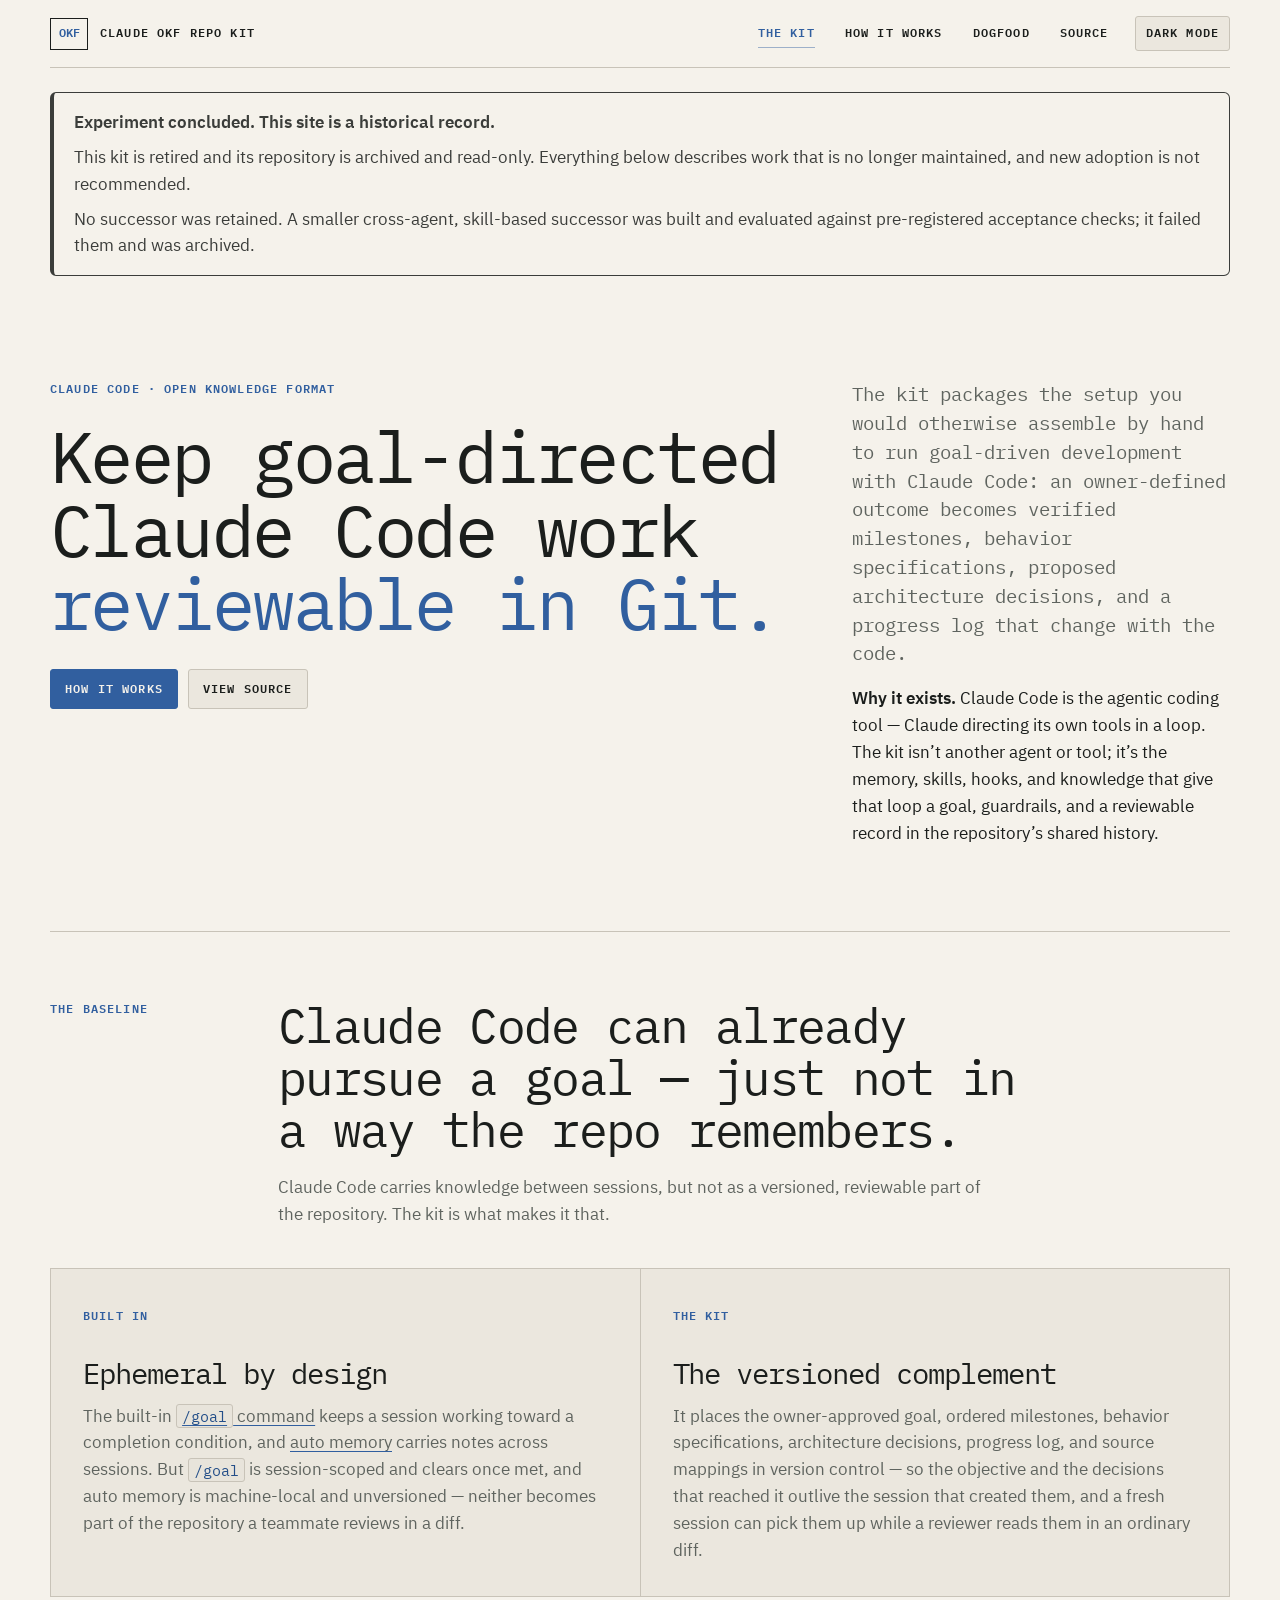
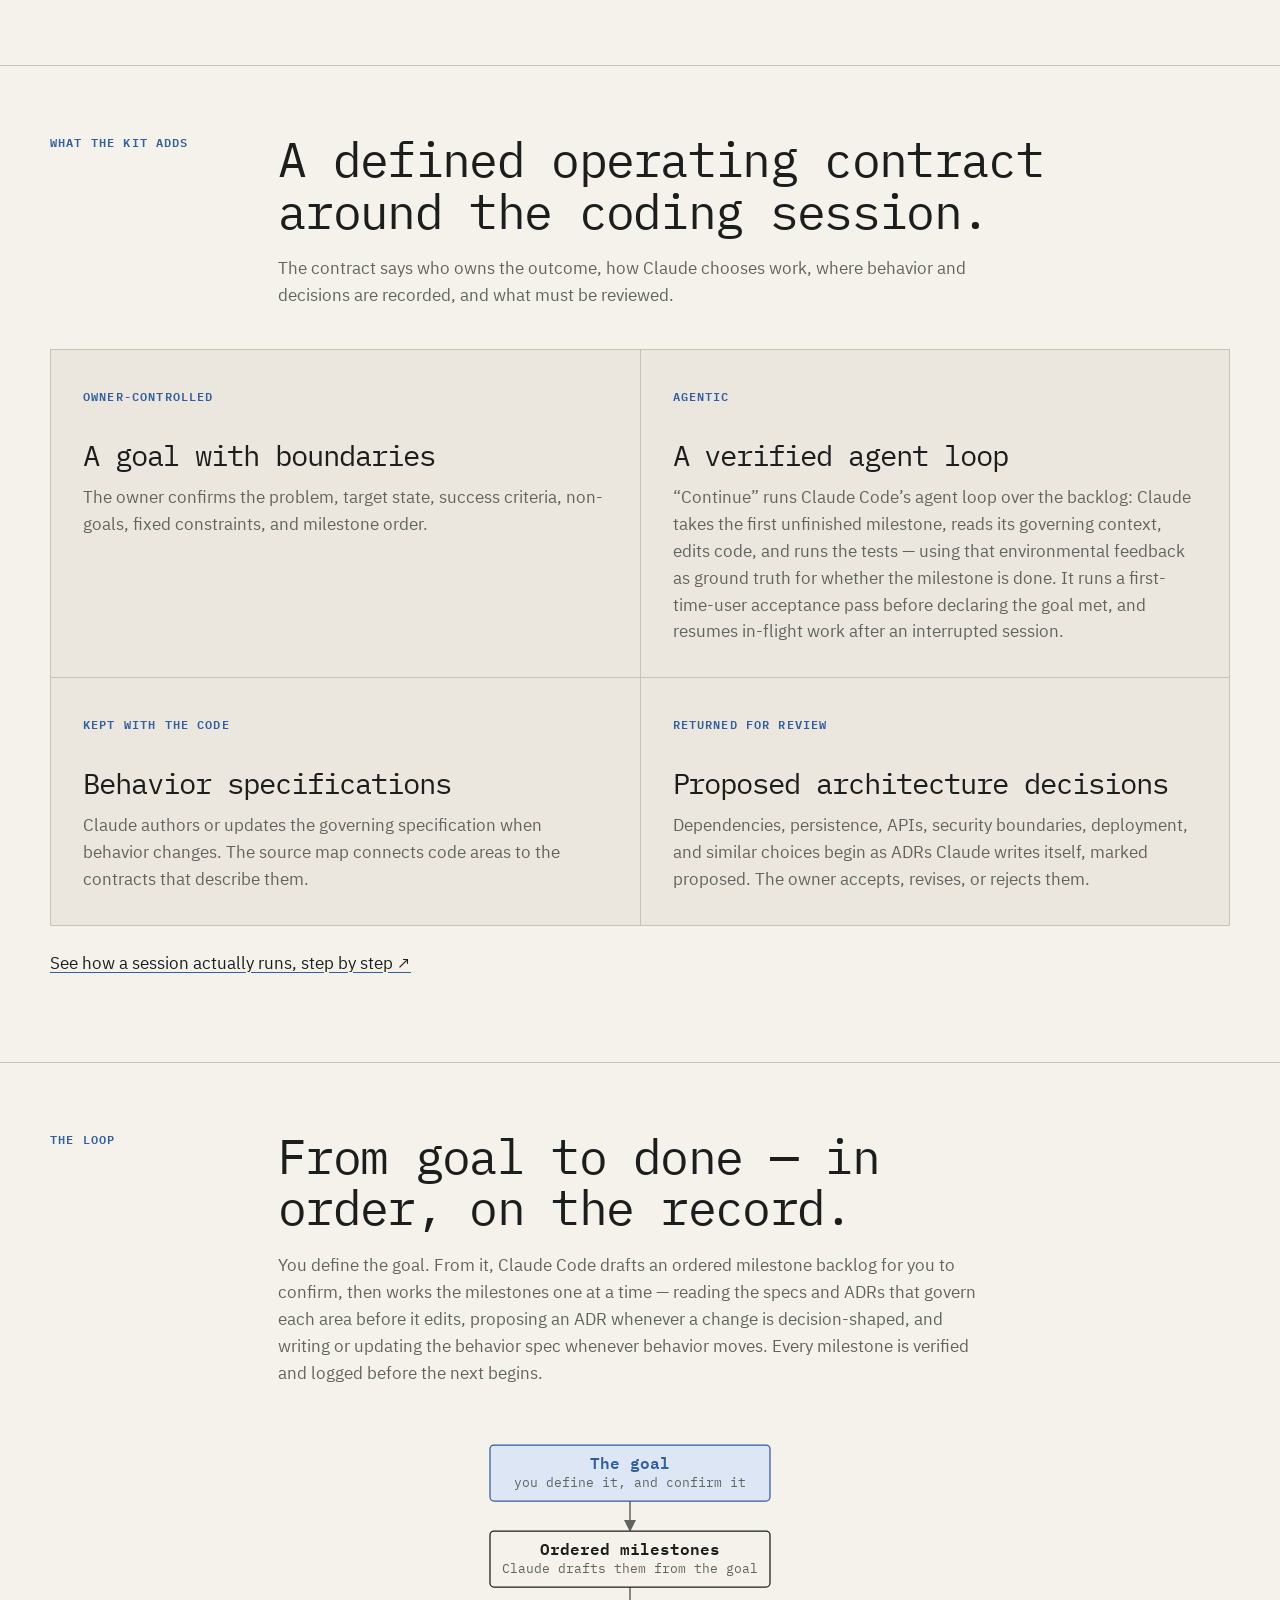
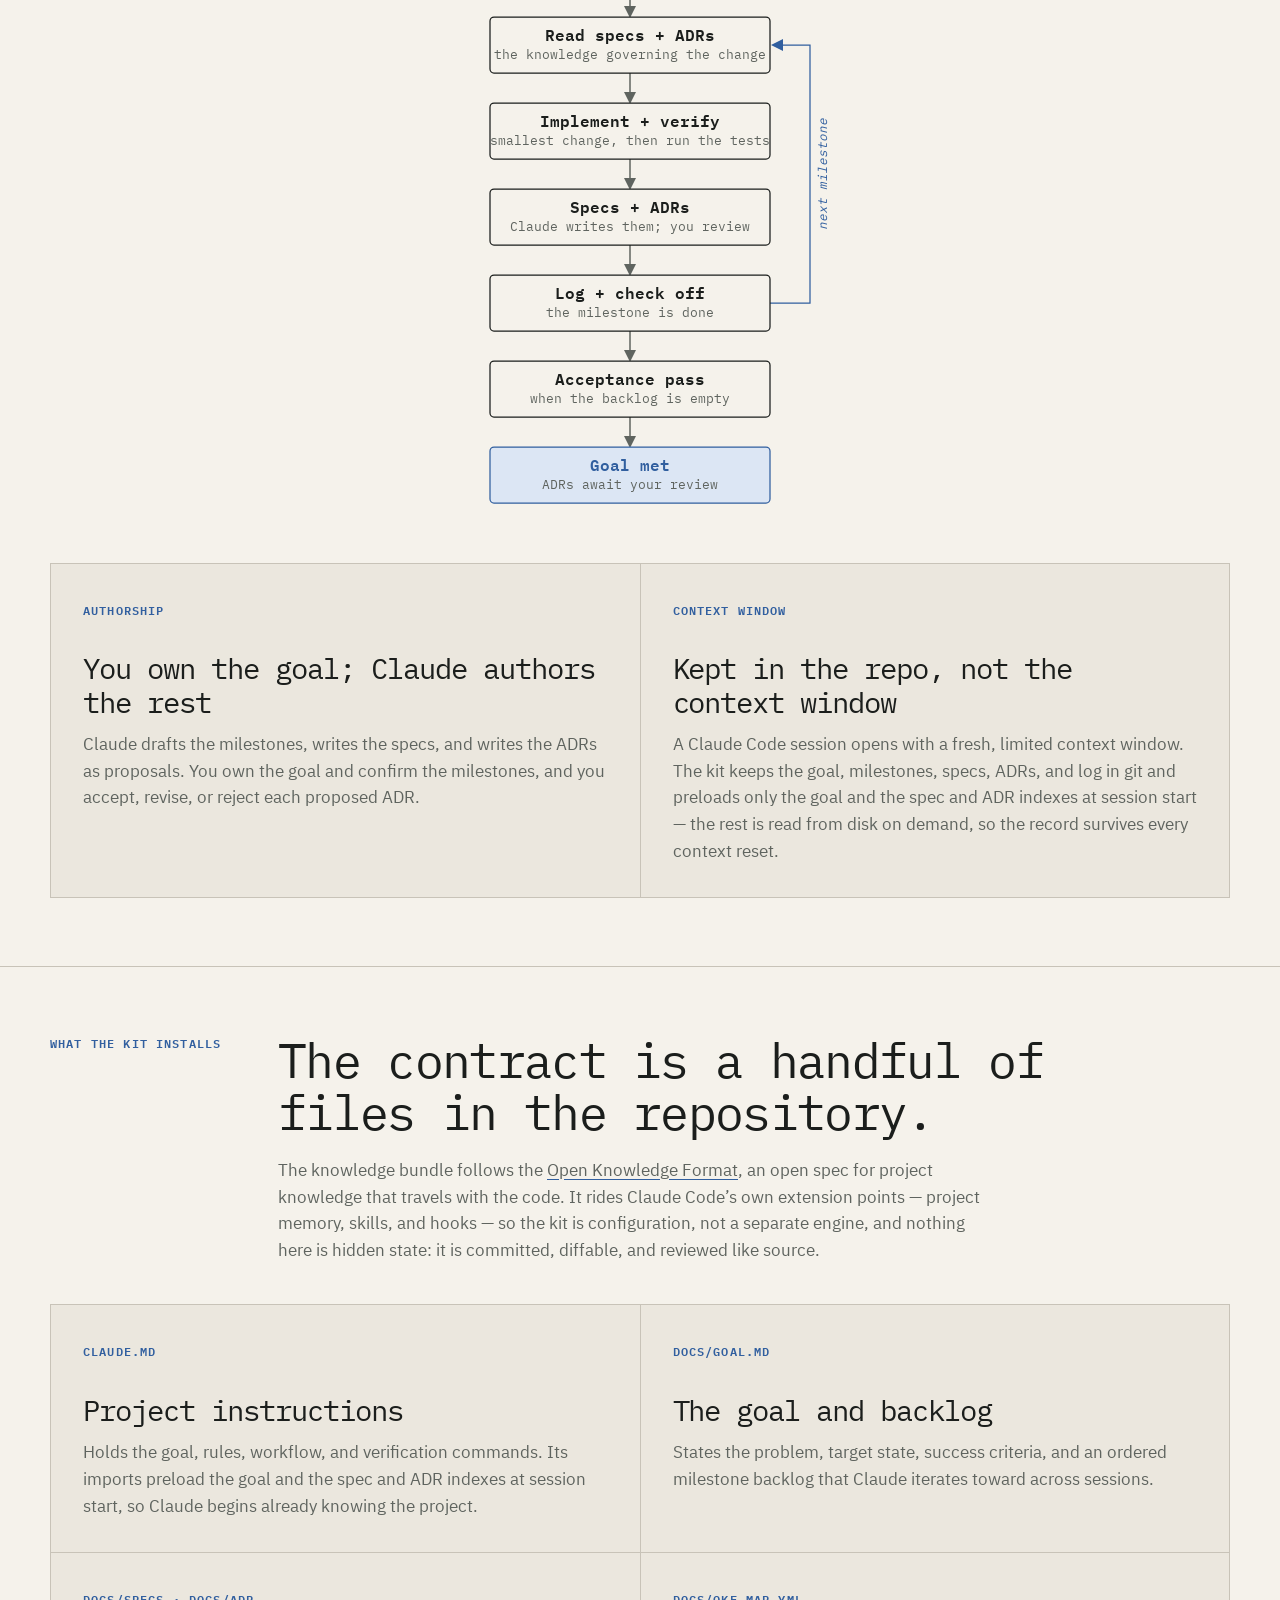
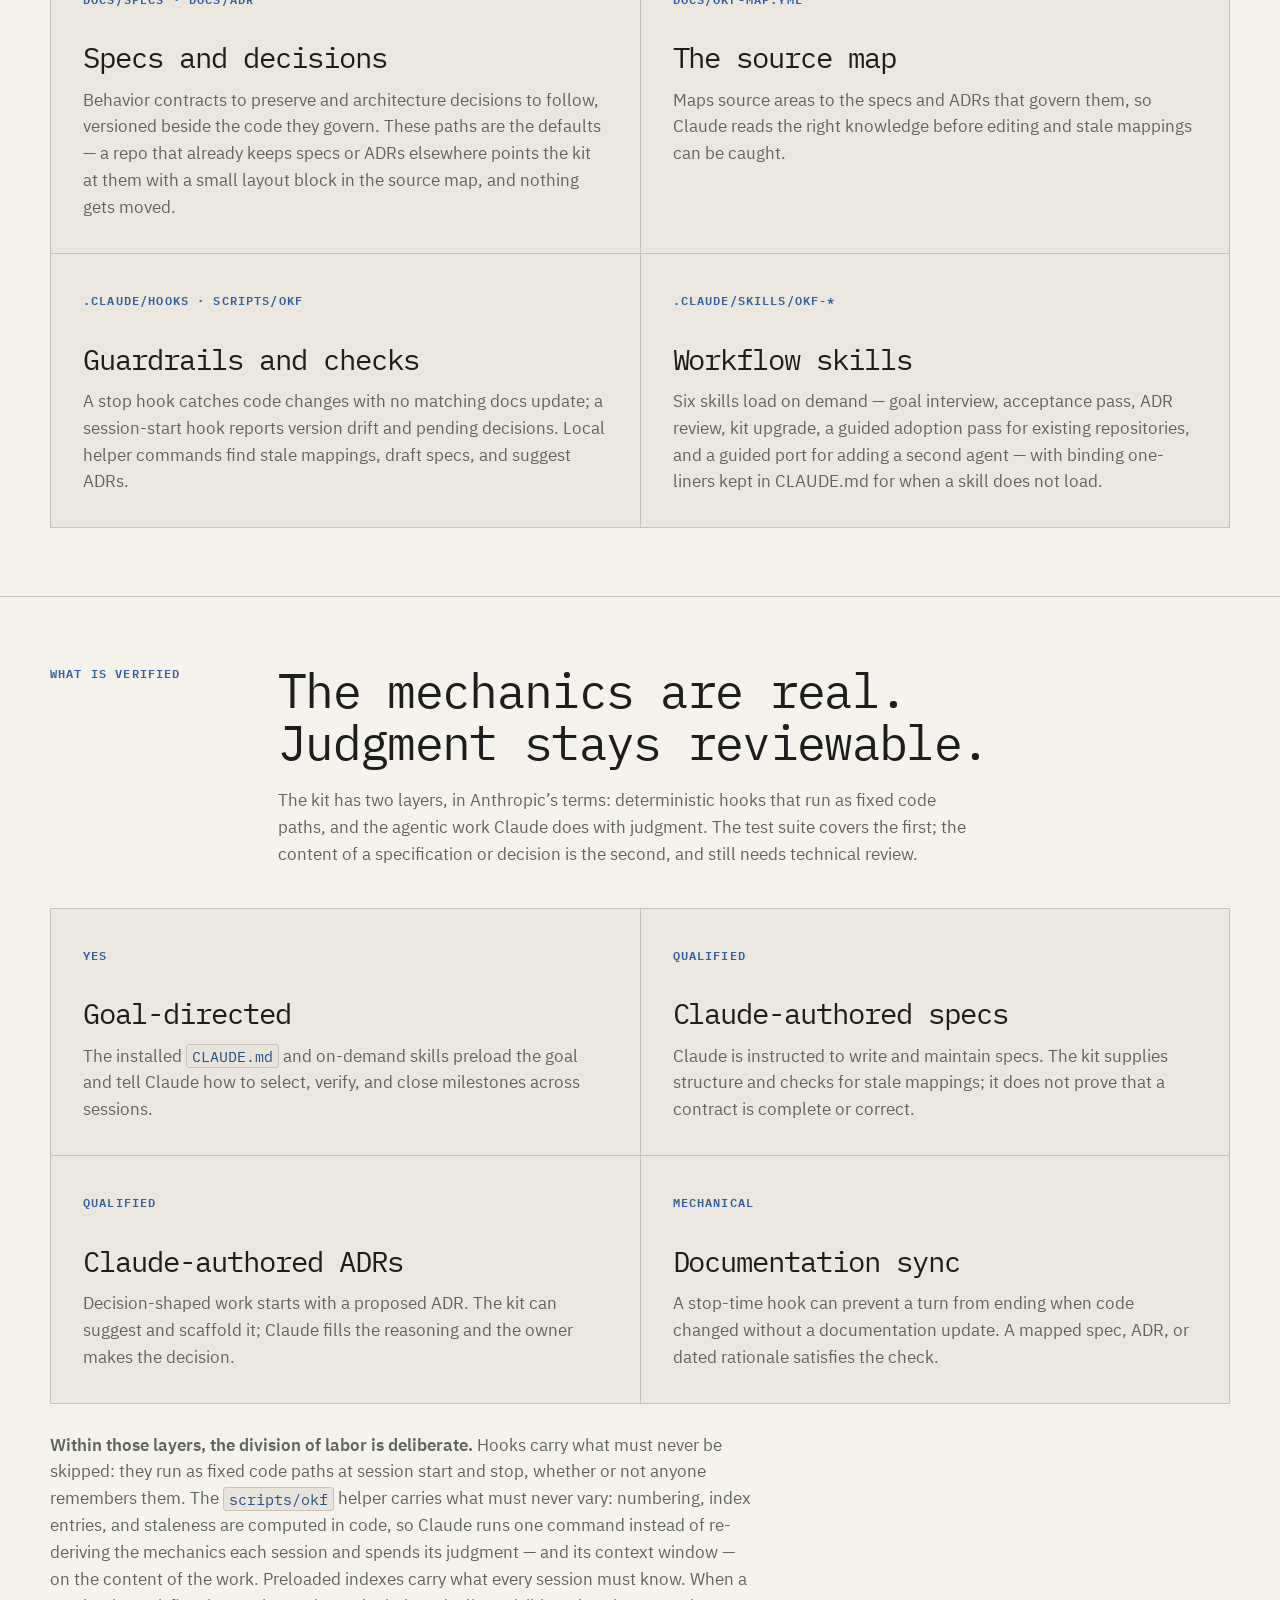
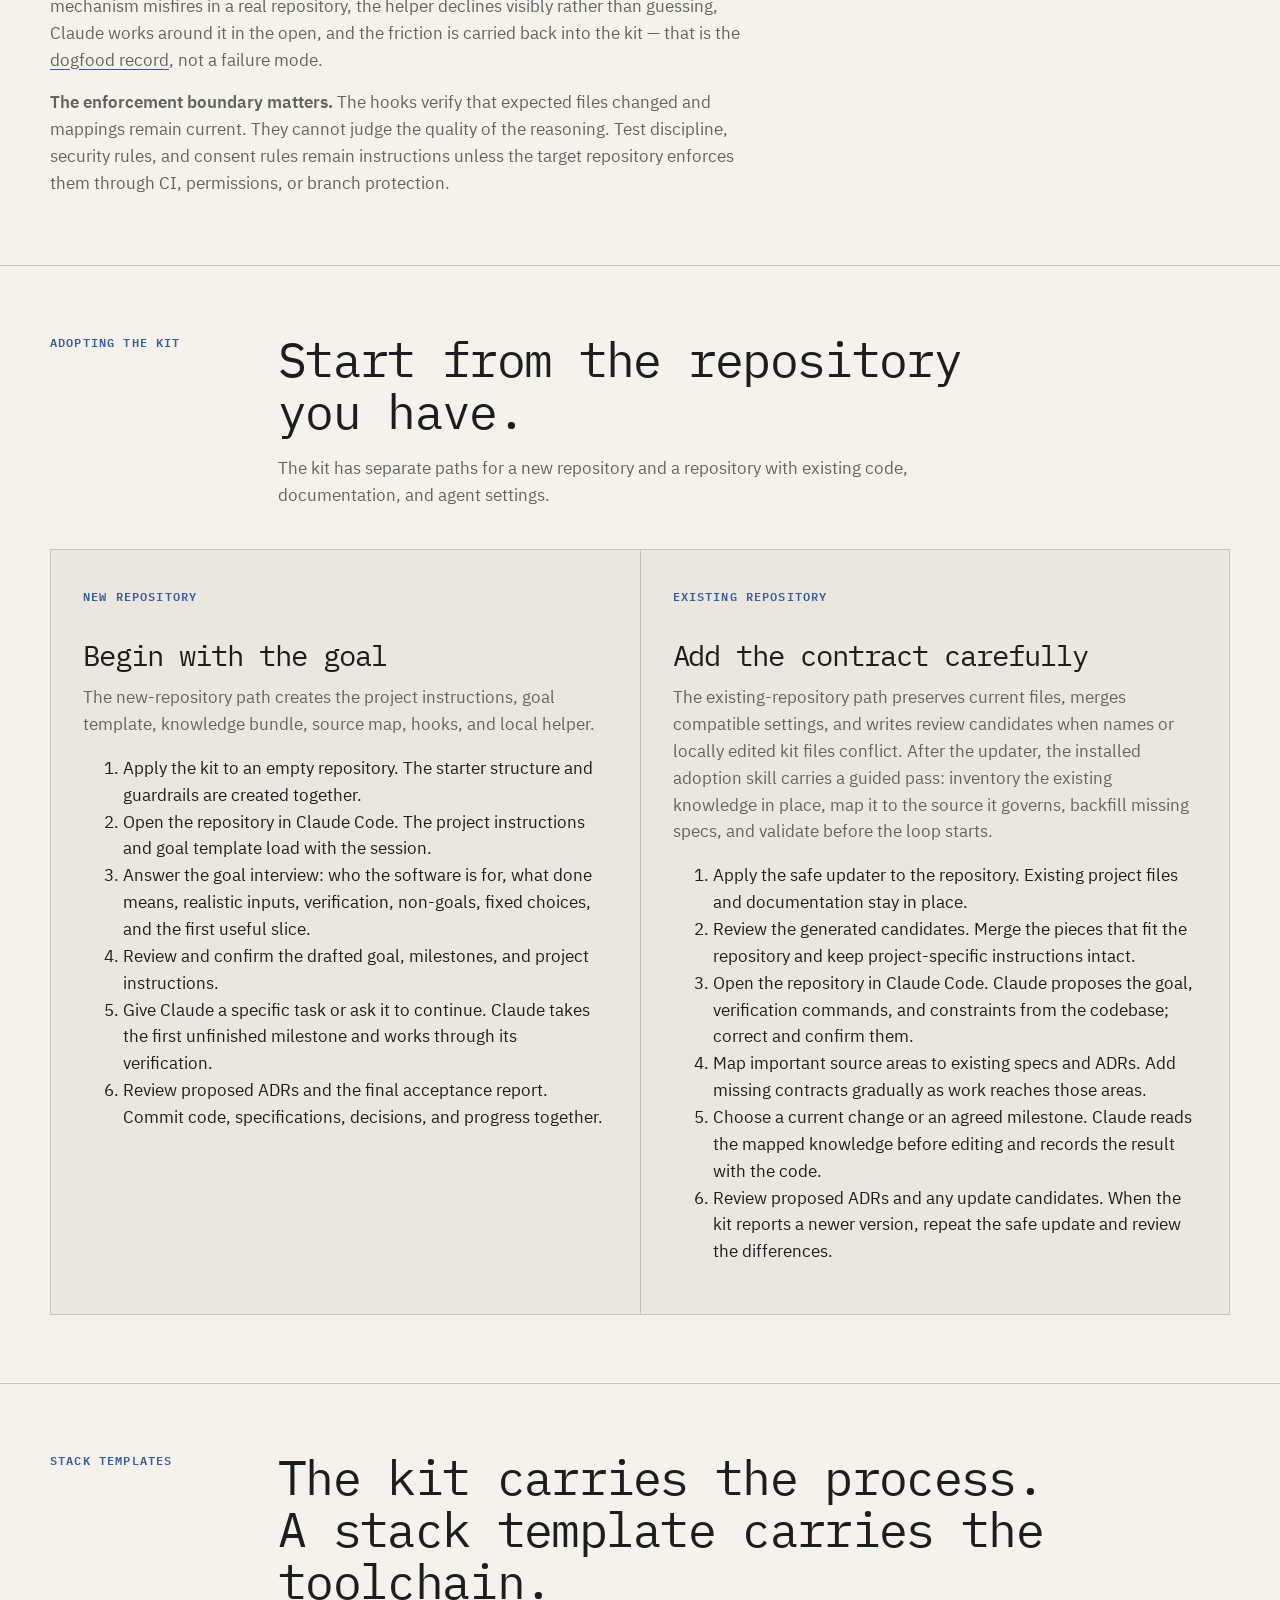
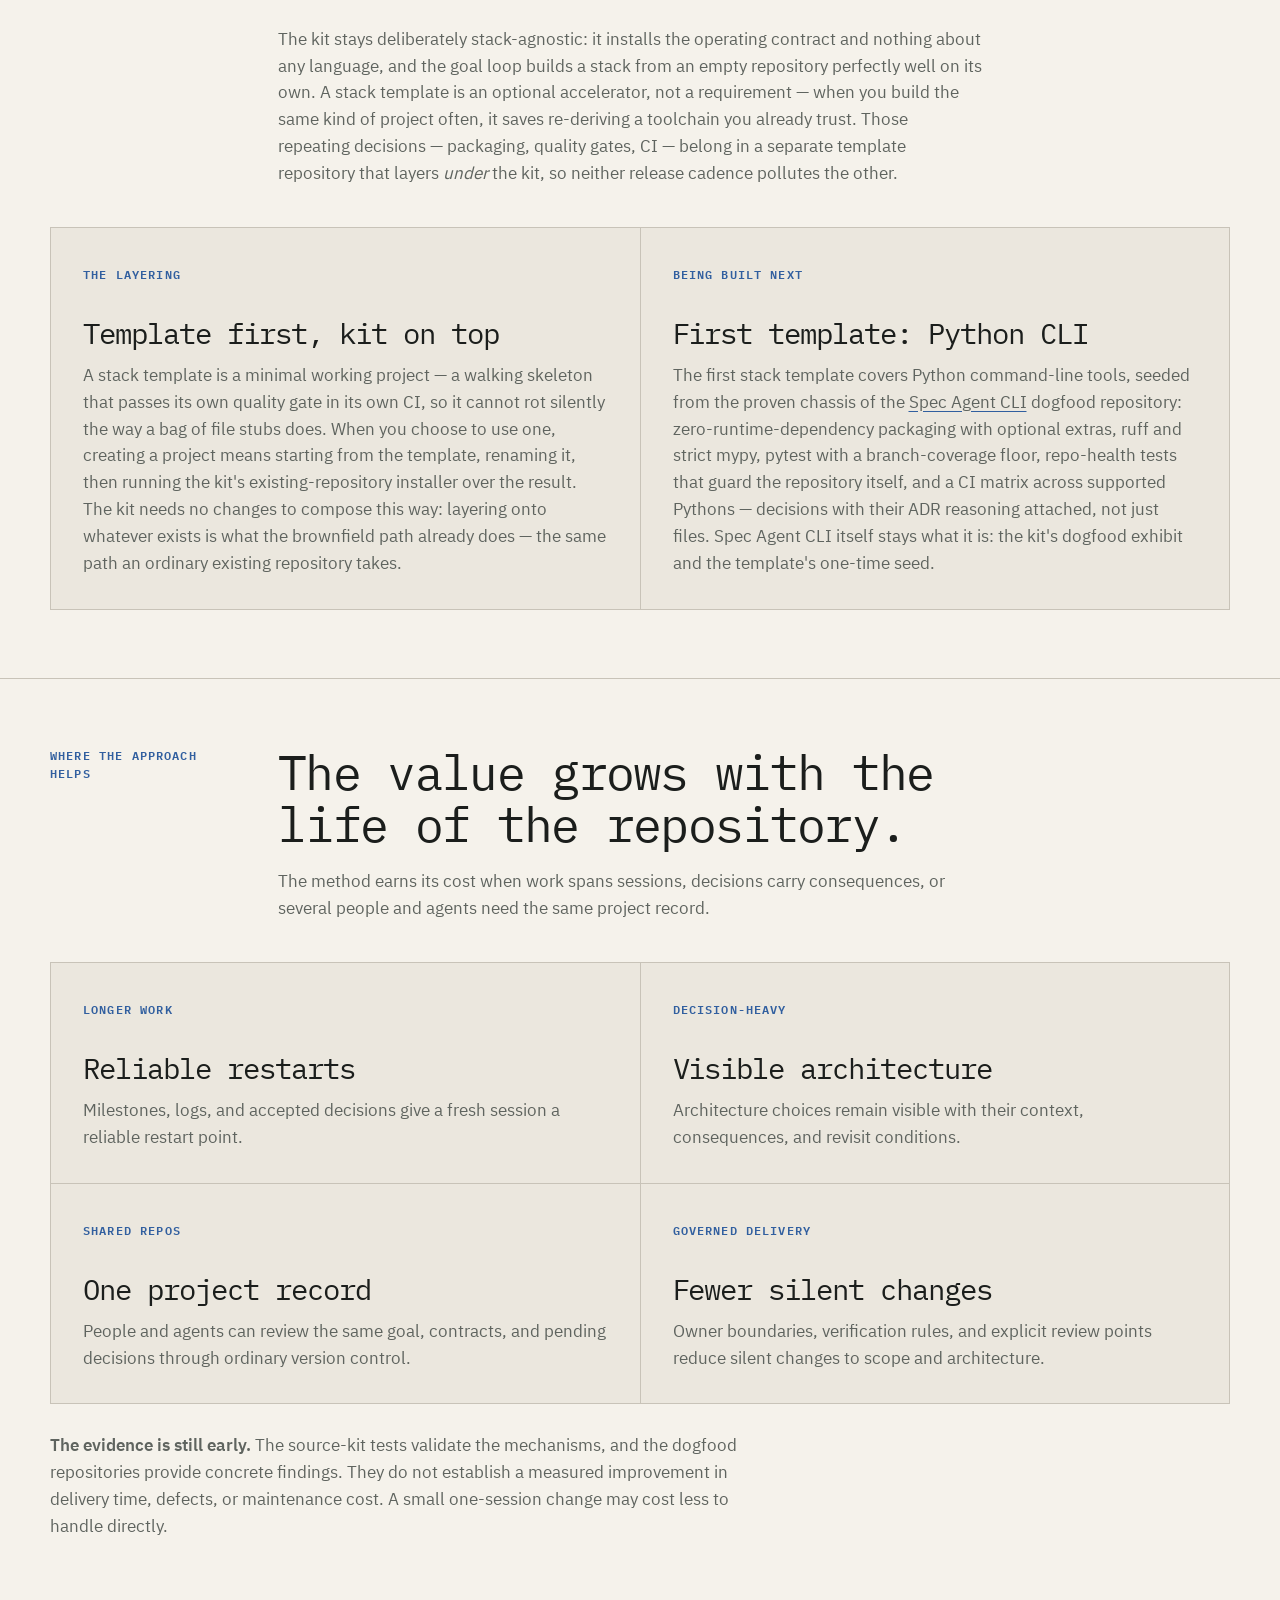
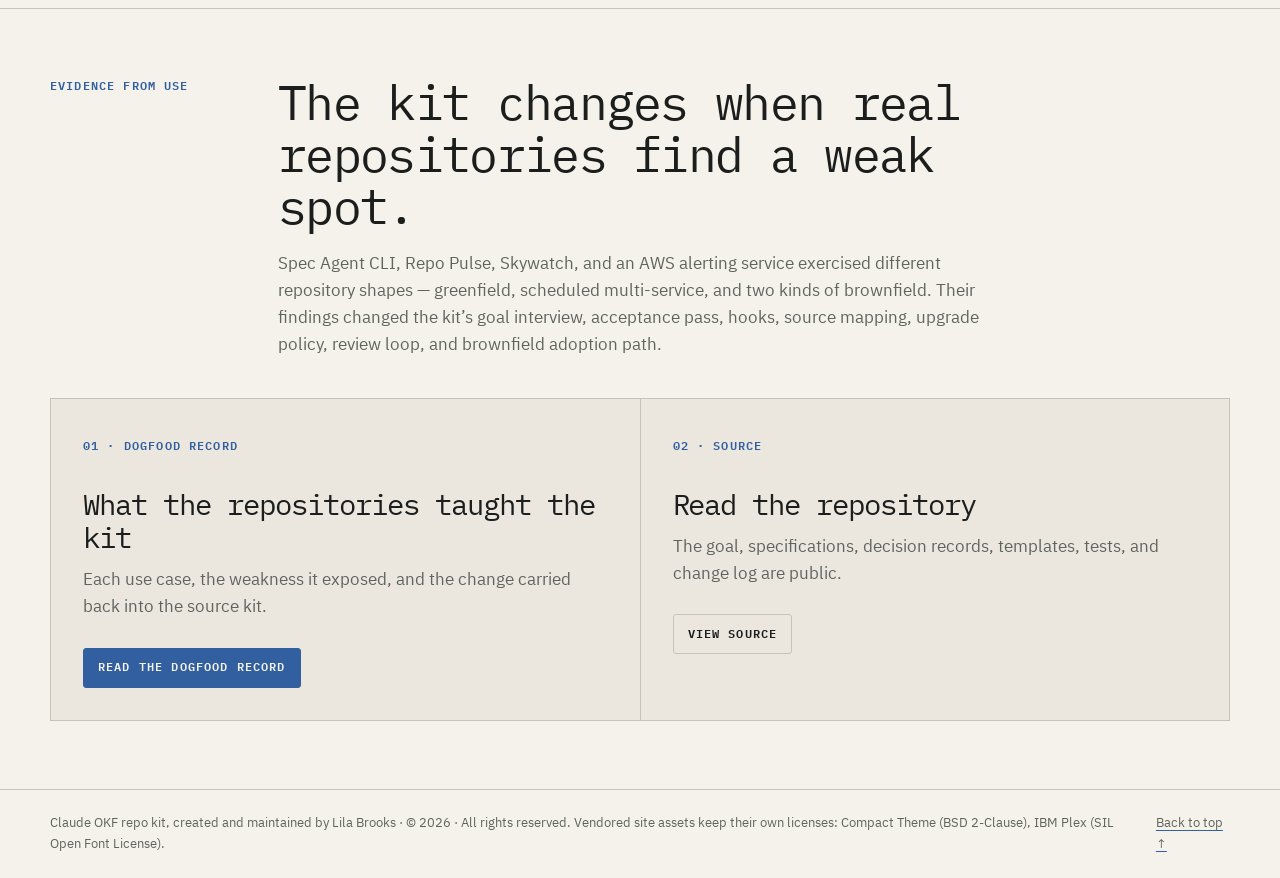
<file: site/index.html>
<!doctype html>
<html lang="en">
<head>
  <meta charset="utf-8">
  <meta name="viewport" content="width=device-width, initial-scale=1"><meta name="robots" content="noindex, follow">
  <title>Claude OKF repo kit | Lila Brooks</title>
  <meta name="description" content="Historical record of the Claude OKF repo kit, a concluded experiment by Lila Brooks. The kit is retired, its repository is archived, and no successor was retained.">
  <meta name="author" content="Lila Brooks">
  <link rel="canonical" href="https://lilabrooks.github.io/claude-okf-repo-kit/">
  <meta property="og:type" content="website">
  <meta property="og:site_name" content="Claude OKF repo kit">
  <meta property="og:title" content="Claude OKF repo kit | Lila Brooks">
  <meta property="og:description" content="Goal-directed and specification-governed AI-assisted development with Claude Code, made reviewable in Git.">
  <meta property="og:url" content="https://lilabrooks.github.io/claude-okf-repo-kit/">
  <meta property="og:image" content="https://lilabrooks.github.io/claude-okf-repo-kit/og.png">
  <meta property="og:image:type" content="image/png">
  <meta property="og:image:width" content="1200">
  <meta property="og:image:height" content="630">
  <meta property="og:image:alt" content="Claude OKF repo kit: Keep goal-directed Claude Code work reviewable in Git. Lila Brooks.">
  <meta name="twitter:card" content="summary_large_image">
  <meta name="twitter:title" content="Claude OKF repo kit | Lila Brooks">
  <meta name="twitter:description" content="Goal-directed and specification-governed AI-assisted development with Claude Code, made reviewable in Git.">
  <meta name="twitter:image" content="https://lilabrooks.github.io/claude-okf-repo-kit/og.png">
  <meta name="twitter:image:alt" content="Claude OKF repo kit: Keep goal-directed Claude Code work reviewable in Git. Lila Brooks.">
  <script type="application/ld+json">
  {
    "@context": "https://schema.org",
    "@graph": [
      {
        "@type": "Person",
        "@id": "https://lilabrooks.github.io/claude-okf-repo-kit/#lila-brooks",
        "name": "Lila Brooks",
        "url": "https://lilabrooks.github.io/claude-okf-repo-kit/",
        "sameAs": "https://github.com/lilabrooks"
      },
      {
        "@type": "WebSite",
        "@id": "https://lilabrooks.github.io/claude-okf-repo-kit/#website",
        "url": "https://lilabrooks.github.io/claude-okf-repo-kit/",
        "name": "Claude OKF repo kit",
        "description": "An explanation of the intent, mechanisms, and evidence behind the Claude OKF repo kit.",
        "author": { "@id": "https://lilabrooks.github.io/claude-okf-repo-kit/#lila-brooks" },
        "creator": { "@id": "https://lilabrooks.github.io/claude-okf-repo-kit/#lila-brooks" },
        "copyrightHolder": { "@id": "https://lilabrooks.github.io/claude-okf-repo-kit/#lila-brooks" },
        "inLanguage": "en"
      },
      {
        "@type": "WebPage",
        "@id": "https://lilabrooks.github.io/claude-okf-repo-kit/#webpage",
        "url": "https://lilabrooks.github.io/claude-okf-repo-kit/",
        "name": "Claude OKF repo kit | Lila Brooks",
        "description": "The Claude OKF repo kit makes goal-directed and specification-governed AI-assisted development with Claude Code reviewable in Git.",
        "isPartOf": { "@id": "https://lilabrooks.github.io/claude-okf-repo-kit/#website" },
        "mainEntity": { "@id": "https://lilabrooks.github.io/claude-okf-repo-kit/#claude-okf-repo-kit" },
        "author": { "@id": "https://lilabrooks.github.io/claude-okf-repo-kit/#lila-brooks" },
        "image": "https://lilabrooks.github.io/claude-okf-repo-kit/og.png",
        "inLanguage": "en"
      },
      {
        "@type": "SoftwareSourceCode",
        "@id": "https://lilabrooks.github.io/claude-okf-repo-kit/#claude-okf-repo-kit",
        "name": "Claude OKF repo kit",
        "description": "A repository kit that keeps goal-directed Claude Code work reviewable in Git through explicit outcomes, behavior specifications, proposed architecture decisions, verification, and a progress record.",
        "url": "https://lilabrooks.github.io/claude-okf-repo-kit/",
        "codeRepository": "https://github.com/lilabrooks/claude-okf-repo-kit",
        "mainEntityOfPage": { "@id": "https://lilabrooks.github.io/claude-okf-repo-kit/#webpage" },
        "author": { "@id": "https://lilabrooks.github.io/claude-okf-repo-kit/#lila-brooks" },
        "creator": { "@id": "https://lilabrooks.github.io/claude-okf-repo-kit/#lila-brooks" },
        "maintainer": { "@id": "https://lilabrooks.github.io/claude-okf-repo-kit/#lila-brooks" },
        "copyrightHolder": { "@id": "https://lilabrooks.github.io/claude-okf-repo-kit/#lila-brooks" },
        "keywords": [
          "Claude Code",
          "goal-directed software development",
          "behavior specifications",
          "architecture decision records",
          "AI-assisted software development",
          "Open Knowledge Format"
        ]
      }
    ]
  }
  </script>
  <link rel="icon" href="favicon.svg" type="image/svg+xml">
  <link rel="stylesheet" href="compact-theme.css">
  <script src="compact-theme.js" defer></script>
</head>
<body>
  <a class="compact-skip-link" href="#content">Skip to content</a>
  <header class="compact-header compact-shell">
    <a class="compact-brand" href="./" aria-label="Claude OKF repo kit, home">
      <span class="compact-brand-mark">OKF</span>
      <span>Claude OKF repo kit</span>
    </a>
    <div class="compact-header-actions">
      <nav class="compact-nav" aria-label="Primary navigation">
        <a href="./" aria-current="page">The kit</a>
        <a href="how-it-works/">How it works</a>
        <a href="dogfood/">Dogfood</a>
        <a href="https://github.com/lilabrooks/claude-okf-repo-kit">Source</a>
      </nav>
      <button class="compact-theme-toggle" type="button" data-theme-toggle hidden>Theme</button>
    </div>
  </header>

  <main id="content">
    <div class="compact-shell">
      <div role="note" aria-label="Experiment concluded" style="border:1px solid currentColor;border-left-width:4px;border-radius:6px;padding:1rem 1.25rem;margin:1.5rem 0;opacity:.85">
        <p style="margin:0 0 .5rem"><strong>Experiment concluded. This site is a historical record.</strong></p>
        <p style="margin:0 0 .5rem">This kit is retired and its repository is archived and read-only. Everything below describes work that is no longer maintained, and new adoption is not recommended.</p>
        <p style="margin:0">No successor was retained. A smaller cross-agent, skill-based successor was built and evaluated against pre-registered acceptance checks; it failed them and was archived.</p>
      </div>
    </div>
    <div class="compact-hero compact-shell">
      <div>
        <p class="compact-eyebrow">Claude Code · Open Knowledge Format</p>
        <h1 class="compact-title">Keep goal-directed Claude Code work <em>reviewable in Git.</em></h1>
        <div class="compact-actions">
          <a class="compact-button compact-button-primary" href="how-it-works/">How it works</a>
          <a class="compact-button" href="https://github.com/lilabrooks/claude-okf-repo-kit">View source</a>
        </div>
      </div>
      <div>
        <p class="compact-lede">The kit packages the setup you would otherwise assemble by hand to run goal-driven development with Claude Code: an owner-defined outcome becomes verified milestones, behavior specifications, proposed architecture decisions, and a progress log that change with the code.</p>
        <p><strong>Why it exists.</strong> Claude Code is the agentic coding tool — Claude directing its own tools in a loop. The kit isn’t another agent or tool; it’s the memory, skills, hooks, and knowledge that give that loop a goal, guardrails, and a reviewable record in the repository’s shared history.</p>
      </div>
    </div>

    <section class="compact-section" aria-labelledby="baseline-title">
      <div class="compact-shell">
        <div class="compact-section-head">
          <p class="compact-eyebrow">The baseline</p>
          <div>
            <h2 class="compact-section-title" id="baseline-title">Claude Code can already pursue a goal — just not in a way the repo remembers.</h2>
            <p class="compact-section-copy">Claude Code carries knowledge between sessions, but not as a versioned, reviewable part of the repository. The kit is what makes it that.</p>
          </div>
        </div>
        <div class="compact-grid">
          <article class="compact-card">
            <span class="compact-tag">Built in</span>
            <h3 class="compact-card-title">Ephemeral by design</h3>
            <p>The built-in <a href="https://code.claude.com/docs/en/goal"><code>/goal</code> command</a> keeps a session working toward a completion condition, and <a href="https://code.claude.com/docs/en/memory">auto memory</a> carries notes across sessions. But <code>/goal</code> is session-scoped and clears once met, and auto memory is machine-local and unversioned — neither becomes part of the repository a teammate reviews in a diff.</p>
          </article>
          <article class="compact-card">
            <span class="compact-tag">The kit</span>
            <h3 class="compact-card-title">The versioned complement</h3>
            <p>It places the owner-approved goal, ordered milestones, behavior specifications, architecture decisions, progress log, and source mappings in version control — so the objective and the decisions that reached it outlive the session that created them, and a fresh session can pick them up while a reviewer reads them in an ordinary diff.</p>
          </article>
        </div>
      </div>
    </section>

    <section class="compact-section" aria-labelledby="contract-title">
      <div class="compact-shell">
        <div class="compact-section-head">
          <p class="compact-eyebrow">What the kit adds</p>
          <div>
            <h2 class="compact-section-title" id="contract-title">A defined operating contract around the coding session.</h2>
            <p class="compact-section-copy">The contract says who owns the outcome, how Claude chooses work, where behavior and decisions are recorded, and what must be reviewed.</p>
          </div>
        </div>
        <div class="compact-grid">
          <article class="compact-card">
            <span class="compact-tag">Owner-controlled</span>
            <h3 class="compact-card-title">A goal with boundaries</h3>
            <p>The owner confirms the problem, target state, success criteria, non-goals, fixed constraints, and milestone order.</p>
          </article>
          <article class="compact-card">
            <span class="compact-tag">Agentic</span>
            <h3 class="compact-card-title">A verified agent loop</h3>
            <p>“Continue” runs Claude Code’s agent loop over the backlog: Claude takes the first unfinished milestone, reads its governing context, edits code, and runs the tests — using that environmental feedback as ground truth for whether the milestone is done. It runs a first-time-user acceptance pass before declaring the goal met, and resumes in-flight work after an interrupted session.</p>
          </article>
          <article class="compact-card">
            <span class="compact-tag">Kept with the code</span>
            <h3 class="compact-card-title">Behavior specifications</h3>
            <p>Claude authors or updates the governing specification when behavior changes. The source map connects code areas to the contracts that describe them.</p>
          </article>
          <article class="compact-card">
            <span class="compact-tag">Returned for review</span>
            <h3 class="compact-card-title">Proposed architecture decisions</h3>
            <p>Dependencies, persistence, APIs, security boundaries, deployment, and similar choices begin as ADRs Claude writes itself, marked proposed. The owner accepts, revises, or rejects them.</p>
          </article>
        </div>
        <p style="margin-top:24px;"><a href="how-it-works/">See how a session actually runs, step by step ↗</a></p>
      </div>
    </section>

    <section class="compact-section" aria-labelledby="flow-title">
      <div class="compact-shell">
        <div class="compact-section-head">
          <p class="compact-eyebrow">The loop</p>
          <div>
            <h2 class="compact-section-title" id="flow-title">From goal to done — in order, on the record.</h2>
            <p class="compact-section-copy">You define the goal. From it, Claude Code drafts an ordered milestone backlog for you to confirm, then works the milestones one at a time — reading the specs and ADRs that govern each area before it edits, proposing an ADR whenever a change is decision-shaped, and writing or updating the behavior spec whenever behavior moves. Every milestone is verified and logged before the next begins.</p>
          </div>
        </div>
        <figure style="max-width:600px;margin:0 auto;overflow-x:auto;">
          <svg viewBox="0 0 600 700" role="img" aria-labelledby="flow-svg-title flow-svg-desc" style="width:100%;height:auto;display:block;">
            <title id="flow-svg-title">The kit's goal-to-done loop</title>
            <desc id="flow-svg-desc">The owner defines the goal; Claude Code drafts ordered milestones, then loops per milestone — read the governing specs and ADRs, implement and verify, update specs and propose ADRs, log and check off — repeating until the backlog is empty, then runs an acceptance pass and reports the goal met with proposed ADRs listed for review.</desc>
            <style>
              .fl-n { fill: var(--compact-bg); stroke: var(--compact-text); stroke-width: 1.25; }
              .fl-a { fill: var(--compact-accent-soft); stroke: var(--compact-accent); stroke-width: 1.25; }
              .fl-t { fill: var(--compact-text); font-family: var(--compact-mono); font-size: 16px; font-weight: 600; text-anchor: middle; }
              .fl-ta { fill: var(--compact-accent); font-family: var(--compact-mono); font-size: 16px; font-weight: 600; text-anchor: middle; }
              .fl-s { fill: var(--compact-muted); font-family: var(--compact-mono); font-size: 12.5px; text-anchor: middle; }
              .fl-ar { stroke: var(--compact-muted); stroke-width: 1.5; fill: none; }
              .fl-lp { stroke: var(--compact-accent); stroke-width: 1.25; fill: none; }
              .fl-ll { fill: var(--compact-accent); font-family: var(--compact-mono); font-size: 12.5px; font-style: italic; text-anchor: middle; }
            </style>
            <defs>
              <marker id="fl-ah" markerUnits="userSpaceOnUse" markerWidth="12" markerHeight="12" refX="9" refY="6" orient="auto"><path d="M0,0 L12,6 L0,12 Z" fill="var(--compact-muted)"/></marker>
              <marker id="fl-ahc" markerUnits="userSpaceOnUse" markerWidth="12" markerHeight="12" refX="9" refY="6" orient="auto"><path d="M0,0 L12,6 L0,12 Z" fill="var(--compact-accent)"/></marker>
            </defs>
            <line class="fl-ar" x1="290" y1="74" x2="290" y2="102" marker-end="url(#fl-ah)"/>
            <line class="fl-ar" x1="290" y1="160" x2="290" y2="188" marker-end="url(#fl-ah)"/>
            <line class="fl-ar" x1="290" y1="246" x2="290" y2="274" marker-end="url(#fl-ah)"/>
            <line class="fl-ar" x1="290" y1="332" x2="290" y2="360" marker-end="url(#fl-ah)"/>
            <line class="fl-ar" x1="290" y1="418" x2="290" y2="446" marker-end="url(#fl-ah)"/>
            <line class="fl-ar" x1="290" y1="504" x2="290" y2="532" marker-end="url(#fl-ah)"/>
            <line class="fl-ar" x1="290" y1="590" x2="290" y2="618" marker-end="url(#fl-ah)"/>
            <path class="fl-lp" d="M430,476 H470 V218 H434" marker-end="url(#fl-ahc)"/>
            <text class="fl-ll" x="487" y="347" transform="rotate(-90 487 347)">next milestone</text>
            <rect class="fl-a" x="150" y="18" width="280" height="56" rx="4"/>
            <text class="fl-ta" x="290" y="42">The goal</text>
            <text class="fl-s" x="290" y="60">you define it, and confirm it</text>
            <rect class="fl-n" x="150" y="104" width="280" height="56" rx="4"/>
            <text class="fl-t" x="290" y="128">Ordered milestones</text>
            <text class="fl-s" x="290" y="146">Claude drafts them from the goal</text>
            <rect class="fl-n" x="150" y="190" width="280" height="56" rx="4"/>
            <text class="fl-t" x="290" y="214">Read specs + ADRs</text>
            <text class="fl-s" x="290" y="232">the knowledge governing the change</text>
            <rect class="fl-n" x="150" y="276" width="280" height="56" rx="4"/>
            <text class="fl-t" x="290" y="300">Implement + verify</text>
            <text class="fl-s" x="290" y="318">smallest change, then run the tests</text>
            <rect class="fl-n" x="150" y="362" width="280" height="56" rx="4"/>
            <text class="fl-t" x="290" y="386">Specs + ADRs</text>
            <text class="fl-s" x="290" y="404">Claude writes them; you review</text>
            <rect class="fl-n" x="150" y="448" width="280" height="56" rx="4"/>
            <text class="fl-t" x="290" y="472">Log + check off</text>
            <text class="fl-s" x="290" y="490">the milestone is done</text>
            <rect class="fl-n" x="150" y="534" width="280" height="56" rx="4"/>
            <text class="fl-t" x="290" y="558">Acceptance pass</text>
            <text class="fl-s" x="290" y="576">when the backlog is empty</text>
            <rect class="fl-a" x="150" y="620" width="280" height="56" rx="4"/>
            <text class="fl-ta" x="290" y="644">Goal met</text>
            <text class="fl-s" x="290" y="662">ADRs await your review</text>
          </svg>
        </figure>
        <div class="compact-grid" style="margin-top:36px;">
          <article class="compact-card">
            <span class="compact-tag">Authorship</span>
            <h3 class="compact-card-title">You own the goal; Claude authors the rest</h3>
            <p>Claude drafts the milestones, writes the specs, and writes the ADRs as proposals. You own the goal and confirm the milestones, and you accept, revise, or reject each proposed ADR.</p>
          </article>
          <article class="compact-card">
            <span class="compact-tag">Context window</span>
            <h3 class="compact-card-title">Kept in the repo, not the context window</h3>
            <p>A Claude Code session opens with a fresh, limited context window. The kit keeps the goal, milestones, specs, ADRs, and log in git and preloads only the goal and the spec and ADR indexes at session start — the rest is read from disk on demand, so the record survives every context reset.</p>
          </article>
        </div>
      </div>
    </section>

    <section class="compact-section" aria-labelledby="artifacts-title">
      <div class="compact-shell">
        <div class="compact-section-head">
          <p class="compact-eyebrow">What the kit installs</p>
          <div>
            <h2 class="compact-section-title" id="artifacts-title">The contract is a handful of files in the repository.</h2>
            <p class="compact-section-copy">The knowledge bundle follows the <a href="https://github.com/GoogleCloudPlatform/knowledge-catalog/blob/main/okf/SPEC.md">Open Knowledge Format</a>, an open spec for project knowledge that travels with the code. It rides Claude Code’s own extension points — project memory, skills, and hooks — so the kit is configuration, not a separate engine, and nothing here is hidden state: it is committed, diffable, and reviewed like source.</p>
          </div>
        </div>
        <div class="compact-grid">
          <article class="compact-card">
            <span class="compact-tag">CLAUDE.md</span>
            <h3 class="compact-card-title">Project instructions</h3>
            <p>Holds the goal, rules, workflow, and verification commands. Its imports preload the goal and the spec and ADR indexes at session start, so Claude begins already knowing the project.</p>
          </article>
          <article class="compact-card">
            <span class="compact-tag">docs/GOAL.md</span>
            <h3 class="compact-card-title">The goal and backlog</h3>
            <p>States the problem, target state, success criteria, and an ordered milestone backlog that Claude iterates toward across sessions.</p>
          </article>
          <article class="compact-card">
            <span class="compact-tag">docs/specs · docs/adr</span>
            <h3 class="compact-card-title">Specs and decisions</h3>
            <p>Behavior contracts to preserve and architecture decisions to follow, versioned beside the code they govern. These paths are the defaults — a repo that already keeps specs or ADRs elsewhere points the kit at them with a small layout block in the source map, and nothing gets moved.</p>
          </article>
          <article class="compact-card">
            <span class="compact-tag">docs/okf-map.yml</span>
            <h3 class="compact-card-title">The source map</h3>
            <p>Maps source areas to the specs and ADRs that govern them, so Claude reads the right knowledge before editing and stale mappings can be caught.</p>
          </article>
          <article class="compact-card">
            <span class="compact-tag">.claude/hooks · scripts/okf</span>
            <h3 class="compact-card-title">Guardrails and checks</h3>
            <p>A stop hook catches code changes with no matching docs update; a session-start hook reports version drift and pending decisions. Local helper commands find stale mappings, draft specs, and suggest ADRs.</p>
          </article>
          <article class="compact-card">
            <span class="compact-tag">.claude/skills/okf-*</span>
            <h3 class="compact-card-title">Workflow skills</h3>
            <p>Six skills load on demand — goal interview, acceptance pass, ADR review, kit upgrade, a guided adoption pass for existing repositories, and a guided port for adding a second agent — with binding one-liners kept in CLAUDE.md for when a skill does not load.</p>
          </article>
        </div>
      </div>
    </section>

    <section class="compact-section" aria-labelledby="truth-title">
      <div class="compact-shell">
        <div class="compact-section-head">
          <p class="compact-eyebrow">What is verified</p>
          <div>
            <h2 class="compact-section-title" id="truth-title">The mechanics are real. Judgment stays reviewable.</h2>
            <p class="compact-section-copy">The kit has two layers, in Anthropic’s terms: deterministic hooks that run as fixed code paths, and the agentic work Claude does with judgment. The test suite covers the first; the content of a specification or decision is the second, and still needs technical review.</p>
          </div>
        </div>
        <div class="compact-grid">
          <article class="compact-card">
            <span class="compact-tag">Yes</span>
            <h3 class="compact-card-title">Goal-directed</h3>
            <p>The installed <code>CLAUDE.md</code> and on-demand skills preload the goal and tell Claude how to select, verify, and close milestones across sessions.</p>
          </article>
          <article class="compact-card">
            <span class="compact-tag">Qualified</span>
            <h3 class="compact-card-title">Claude-authored specs</h3>
            <p>Claude is instructed to write and maintain specs. The kit supplies structure and checks for stale mappings; it does not prove that a contract is complete or correct.</p>
          </article>
          <article class="compact-card">
            <span class="compact-tag">Qualified</span>
            <h3 class="compact-card-title">Claude-authored ADRs</h3>
            <p>Decision-shaped work starts with a proposed ADR. The kit can suggest and scaffold it; Claude fills the reasoning and the owner makes the decision.</p>
          </article>
          <article class="compact-card">
            <span class="compact-tag">Mechanical</span>
            <h3 class="compact-card-title">Documentation sync</h3>
            <p>A stop-time hook can prevent a turn from ending when code changed without a documentation update. A mapped spec, ADR, or dated rationale satisfies the check.</p>
          </article>
        </div>
        <p class="compact-section-copy" style="margin-top:28px;"><strong>Within those layers, the division of labor is deliberate.</strong> Hooks carry what must never be skipped: they run as fixed code paths at session start and stop, whether or not anyone remembers them. The <code>scripts/okf</code> helper carries what must never vary: numbering, index entries, and staleness are computed in code, so Claude runs one command instead of re-deriving the mechanics each session and spends its judgment — and its context window — on the content of the work. Preloaded indexes carry what every session must know. When a mechanism misfires in a real repository, the helper declines visibly rather than guessing, Claude works around it in the open, and the friction is carried back into the kit — that is the <a href="dogfood/">dogfood record</a>, not a failure mode.</p>
        <p class="compact-section-copy" style="margin-top:16px;"><strong>The enforcement boundary matters.</strong> The hooks verify that expected files changed and mappings remain current. They cannot judge the quality of the reasoning. Test discipline, security rules, and consent rules remain instructions unless the target repository enforces them through CI, permissions, or branch protection.</p>
      </div>
    </section>

    <section class="compact-section" aria-labelledby="adopt-title">
      <div class="compact-shell">
        <div class="compact-section-head">
          <p class="compact-eyebrow">Adopting the kit</p>
          <div>
            <h2 class="compact-section-title" id="adopt-title">Start from the repository you have.</h2>
            <p class="compact-section-copy">The kit has separate paths for a new repository and a repository with existing code, documentation, and agent settings.</p>
          </div>
        </div>
        <div class="compact-grid">
          <article class="compact-card">
            <span class="compact-tag">New repository</span>
            <h3 class="compact-card-title">Begin with the goal</h3>
            <p>The new-repository path creates the project instructions, goal template, knowledge bundle, source map, hooks, and local helper.</p>
            <ol>
              <li>Apply the kit to an empty repository. The starter structure and guardrails are created together.</li>
              <li>Open the repository in Claude Code. The project instructions and goal template load with the session.</li>
              <li>Answer the goal interview: who the software is for, what done means, realistic inputs, verification, non-goals, fixed choices, and the first useful slice.</li>
              <li>Review and confirm the drafted goal, milestones, and project instructions.</li>
              <li>Give Claude a specific task or ask it to continue. Claude takes the first unfinished milestone and works through its verification.</li>
              <li>Review proposed ADRs and the final acceptance report. Commit code, specifications, decisions, and progress together.</li>
            </ol>
          </article>
          <article class="compact-card">
            <span class="compact-tag">Existing repository</span>
            <h3 class="compact-card-title">Add the contract carefully</h3>
            <p>The existing-repository path preserves current files, merges compatible settings, and writes review candidates when names or locally edited kit files conflict. After the updater, the installed adoption skill carries a guided pass: inventory the existing knowledge in place, map it to the source it governs, backfill missing specs, and validate before the loop starts.</p>
            <ol>
              <li>Apply the safe updater to the repository. Existing project files and documentation stay in place.</li>
              <li>Review the generated candidates. Merge the pieces that fit the repository and keep project-specific instructions intact.</li>
              <li>Open the repository in Claude Code. Claude proposes the goal, verification commands, and constraints from the codebase; correct and confirm them.</li>
              <li>Map important source areas to existing specs and ADRs. Add missing contracts gradually as work reaches those areas.</li>
              <li>Choose a current change or an agreed milestone. Claude reads the mapped knowledge before editing and records the result with the code.</li>
              <li>Review proposed ADRs and any update candidates. When the kit reports a newer version, repeat the safe update and review the differences.</li>
            </ol>
          </article>
        </div>
      </div>
    </section>

    <section class="compact-section" aria-labelledby="stacks-title">
      <div class="compact-shell">
        <div class="compact-section-head">
          <p class="compact-eyebrow">Stack templates</p>
          <div>
            <h2 class="compact-section-title" id="stacks-title">The kit carries the process. A stack template carries the toolchain.</h2>
            <p class="compact-section-copy">The kit stays deliberately stack-agnostic: it installs the operating contract and nothing about any language, and the goal loop builds a stack from an empty repository perfectly well on its own. A stack template is an optional accelerator, not a requirement — when you build the same kind of project often, it saves re-deriving a toolchain you already trust. Those repeating decisions — packaging, quality gates, CI — belong in a separate template repository that layers <em>under</em> the kit, so neither release cadence pollutes the other.</p>
          </div>
        </div>
        <div class="compact-grid">
          <article class="compact-card">
            <span class="compact-tag">The layering</span>
            <h3 class="compact-card-title">Template first, kit on top</h3>
            <p>A stack template is a minimal working project — a walking skeleton that passes its own quality gate in its own CI, so it cannot rot silently the way a bag of file stubs does. When you choose to use one, creating a project means starting from the template, renaming it, then running the kit's existing-repository installer over the result. The kit needs no changes to compose this way: layering onto whatever exists is what the brownfield path already does — the same path an ordinary existing repository takes.</p>
          </article>
          <article class="compact-card">
            <span class="compact-tag">Being built next</span>
            <h3 class="compact-card-title">First template: Python CLI</h3>
            <p>The first stack template covers Python command-line tools, seeded from the proven chassis of the <a href="https://github.com/lilabrooks/spec-agent-cli">Spec Agent CLI</a> dogfood repository: zero-runtime-dependency packaging with optional extras, ruff and strict mypy, pytest with a branch-coverage floor, repo-health tests that guard the repository itself, and a CI matrix across supported Pythons — decisions with their ADR reasoning attached, not just files. Spec Agent CLI itself stays what it is: the kit's dogfood exhibit and the template's one-time seed.</p>
          </article>
        </div>
      </div>
    </section>

    <section class="compact-section" aria-labelledby="fit-title">
      <div class="compact-shell">
        <div class="compact-section-head">
          <p class="compact-eyebrow">Where the approach helps</p>
          <div>
            <h2 class="compact-section-title" id="fit-title">The value grows with the life of the repository.</h2>
            <p class="compact-section-copy">The method earns its cost when work spans sessions, decisions carry consequences, or several people and agents need the same project record.</p>
          </div>
        </div>
        <div class="compact-grid">
          <article class="compact-card">
            <span class="compact-tag">Longer work</span>
            <h3 class="compact-card-title">Reliable restarts</h3>
            <p>Milestones, logs, and accepted decisions give a fresh session a reliable restart point.</p>
          </article>
          <article class="compact-card">
            <span class="compact-tag">Decision-heavy</span>
            <h3 class="compact-card-title">Visible architecture</h3>
            <p>Architecture choices remain visible with their context, consequences, and revisit conditions.</p>
          </article>
          <article class="compact-card">
            <span class="compact-tag">Shared repos</span>
            <h3 class="compact-card-title">One project record</h3>
            <p>People and agents can review the same goal, contracts, and pending decisions through ordinary version control.</p>
          </article>
          <article class="compact-card">
            <span class="compact-tag">Governed delivery</span>
            <h3 class="compact-card-title">Fewer silent changes</h3>
            <p>Owner boundaries, verification rules, and explicit review points reduce silent changes to scope and architecture.</p>
          </article>
        </div>
        <p class="compact-section-copy" style="margin-top:28px;"><strong>The evidence is still early.</strong> The source-kit tests validate the mechanisms, and the dogfood repositories provide concrete findings. They do not establish a measured improvement in delivery time, defects, or maintenance cost. A small one-session change may cost less to handle directly.</p>
      </div>
    </section>

    <section class="compact-section" aria-labelledby="evidence-title">
      <div class="compact-shell">
        <div class="compact-section-head">
          <p class="compact-eyebrow">Evidence from use</p>
          <div>
            <h2 class="compact-section-title" id="evidence-title">The kit changes when real repositories find a weak spot.</h2>
            <p class="compact-section-copy">Spec Agent CLI, Repo Pulse, Skywatch, and an AWS alerting service exercised different repository shapes — greenfield, scheduled multi-service, and two kinds of brownfield. Their findings changed the kit’s goal interview, acceptance pass, hooks, source mapping, upgrade policy, review loop, and brownfield adoption path.</p>
          </div>
        </div>
        <div class="compact-grid">
          <article class="compact-card">
            <span class="compact-tag">01 · Dogfood record</span>
            <h3 class="compact-card-title">What the repositories taught the kit</h3>
            <p>Each use case, the weakness it exposed, and the change carried back into the source kit.</p>
            <div class="compact-actions"><a class="compact-button compact-button-primary" href="dogfood/">Read the dogfood record</a></div>
          </article>
          <article class="compact-card">
            <span class="compact-tag">02 · Source</span>
            <h3 class="compact-card-title">Read the repository</h3>
            <p>The goal, specifications, decision records, templates, tests, and change log are public.</p>
            <div class="compact-actions"><a class="compact-button" href="https://github.com/lilabrooks/claude-okf-repo-kit">View source</a></div>
          </article>
        </div>
      </div>
    </section>
  </main>

  <footer class="compact-footer compact-shell">
    <span>Claude OKF repo kit, created and maintained by Lila Brooks · © 2026 · All rights reserved. Vendored site assets keep their own licenses: Compact Theme (BSD 2-Clause), IBM Plex (SIL Open Font License).</span>
    <a href="#content">Back to top ↑</a>
  </footer>
</body>
</html>
</file>
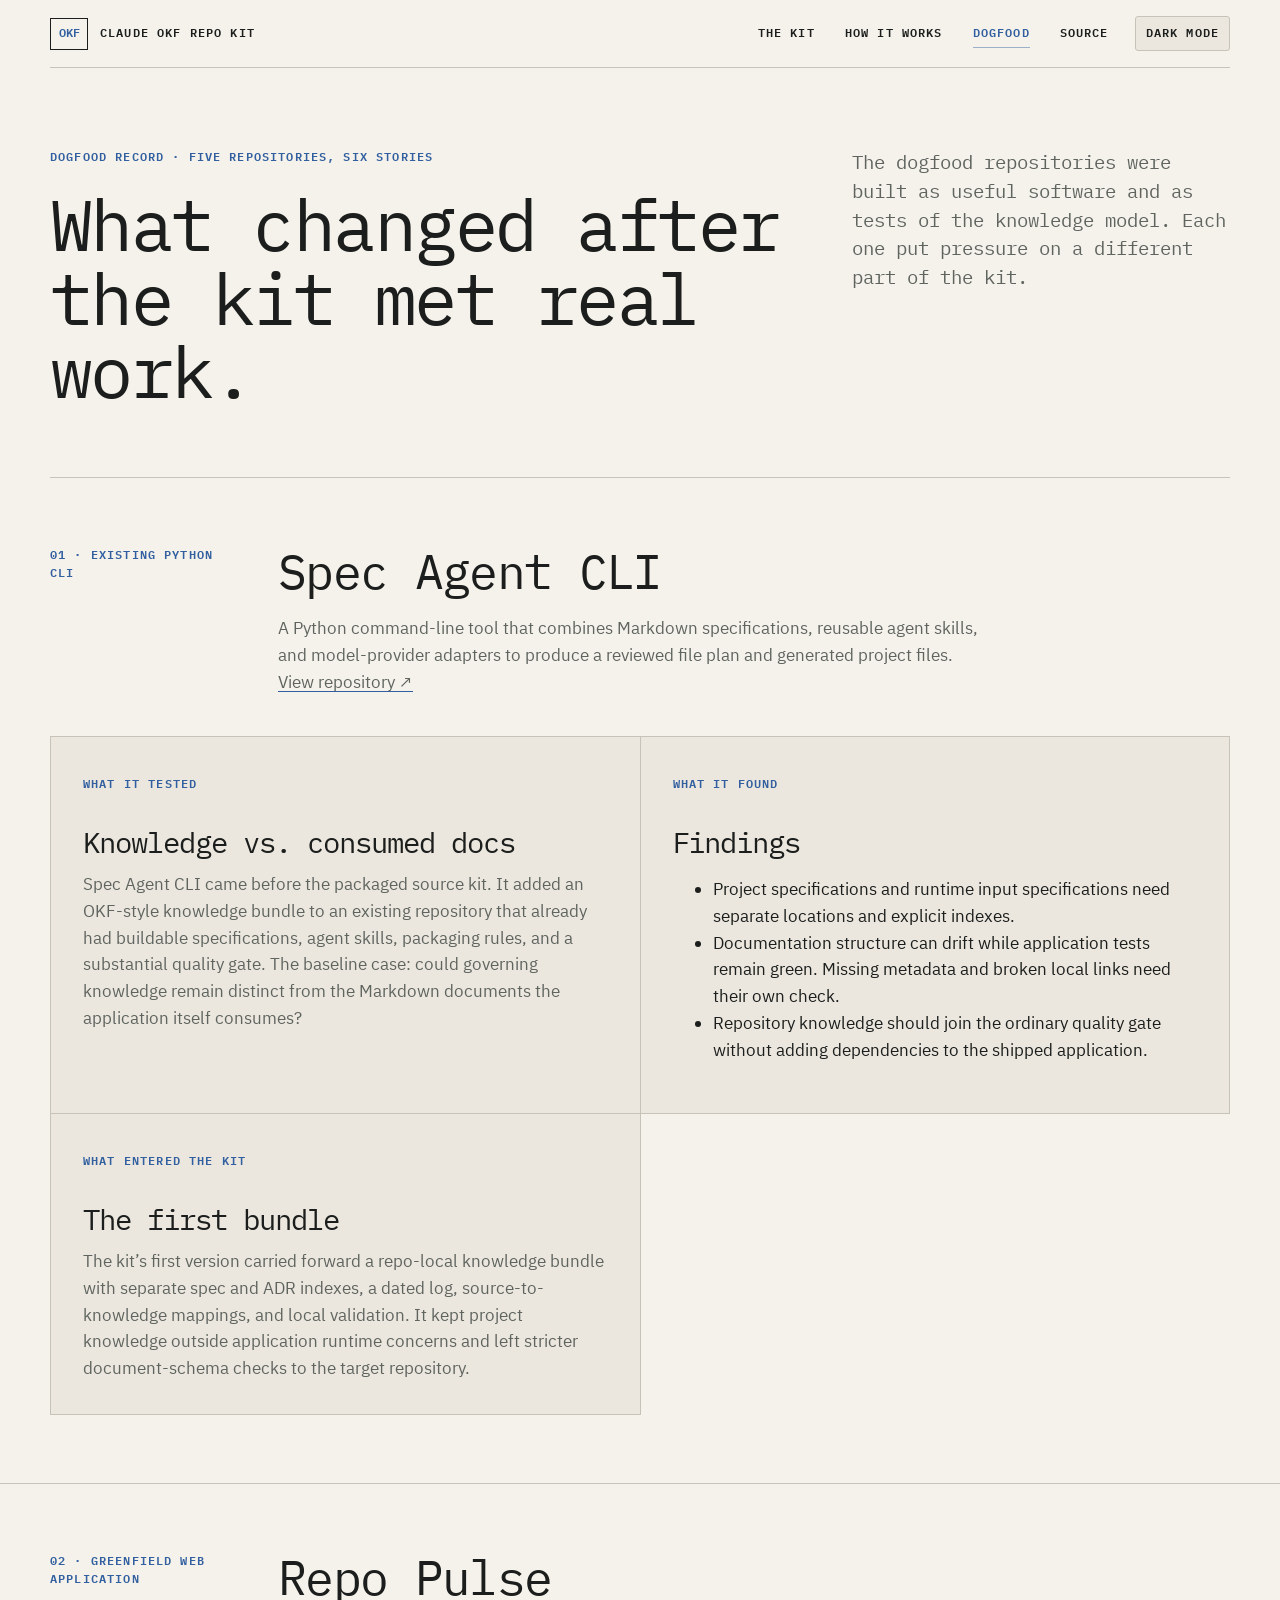
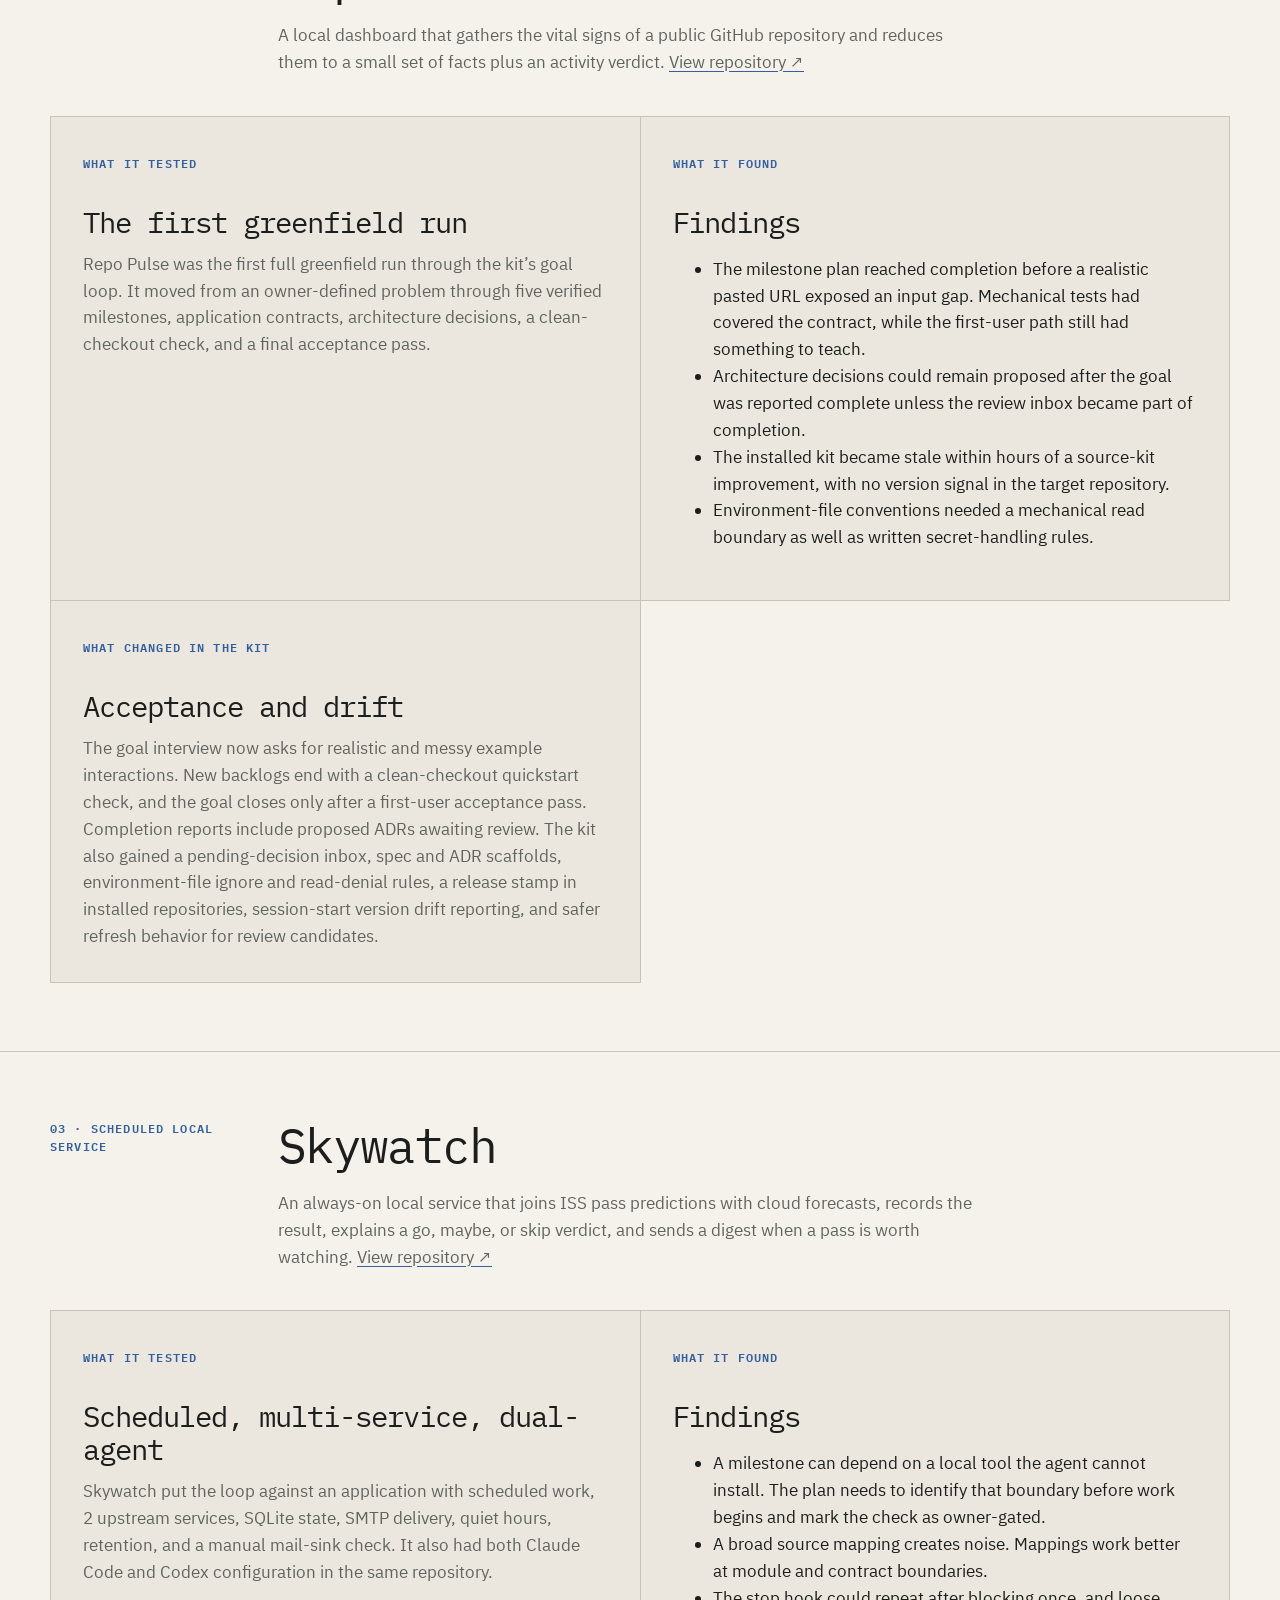
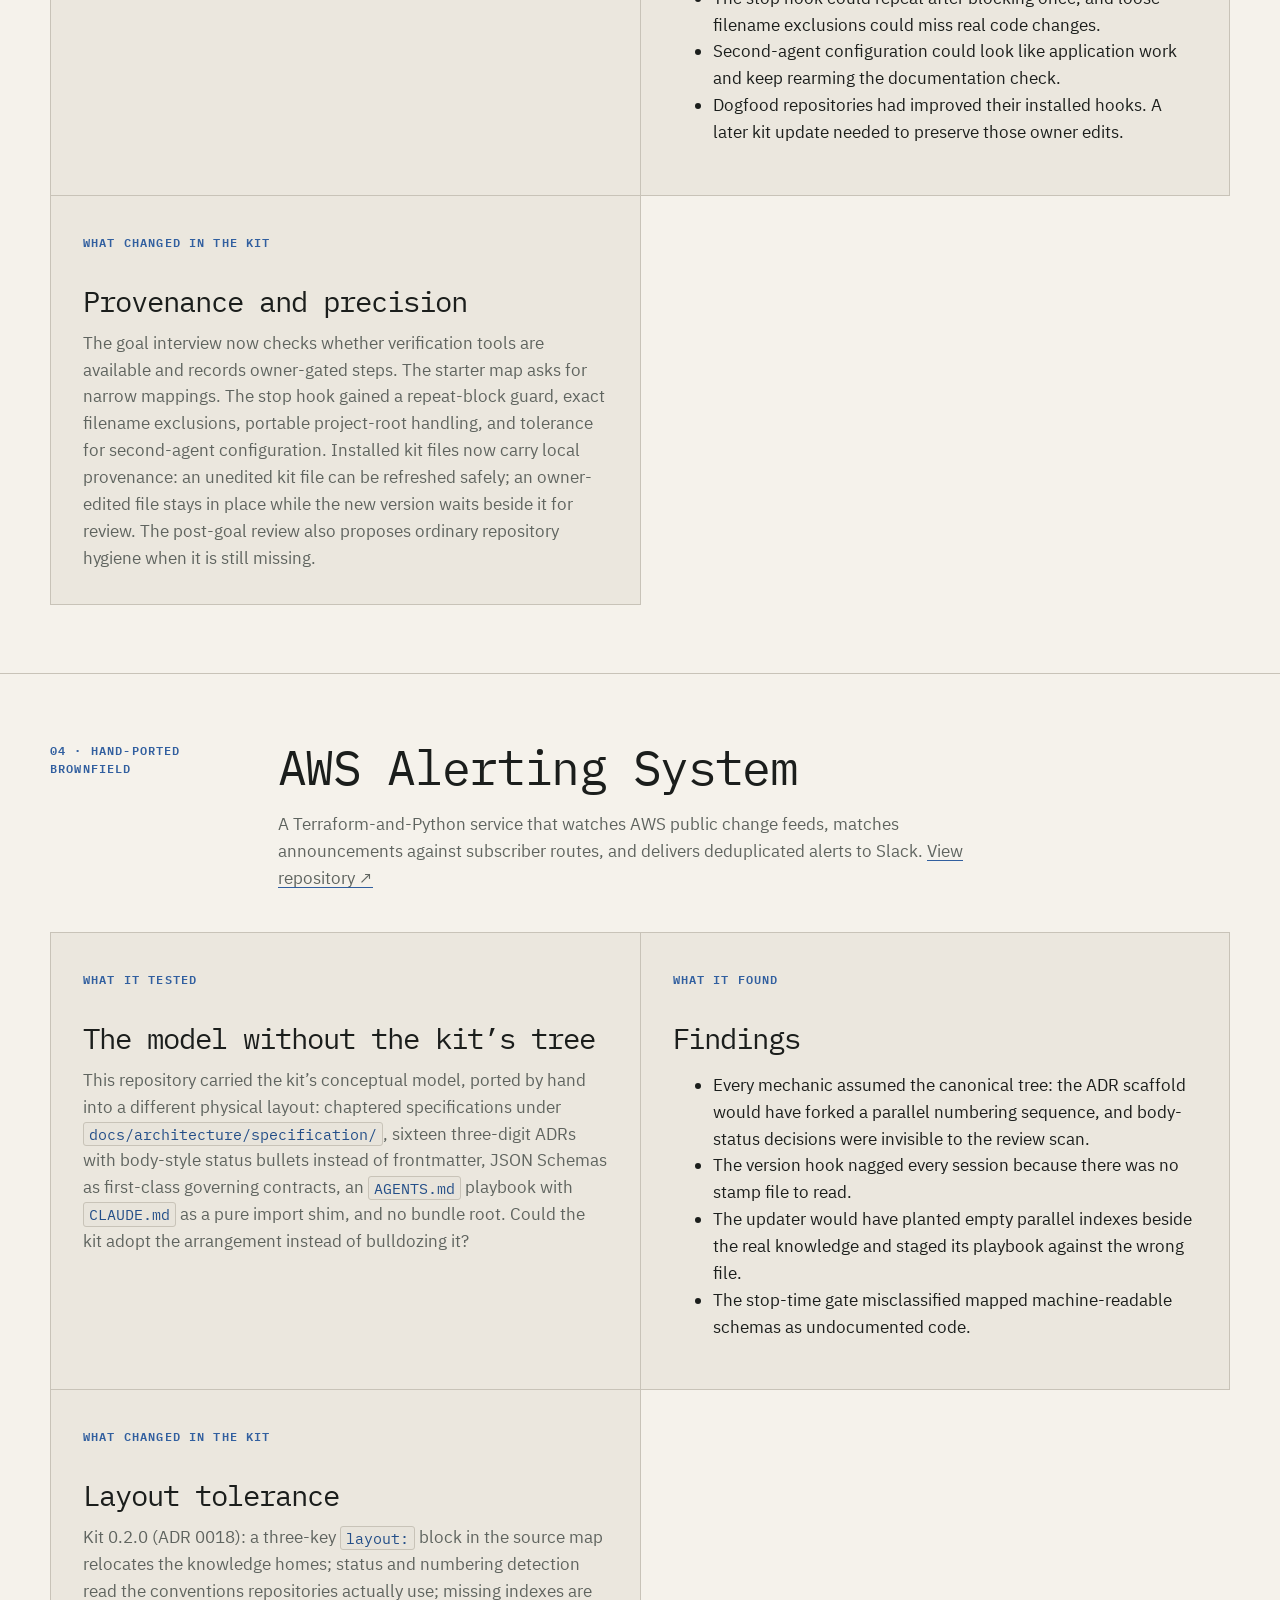
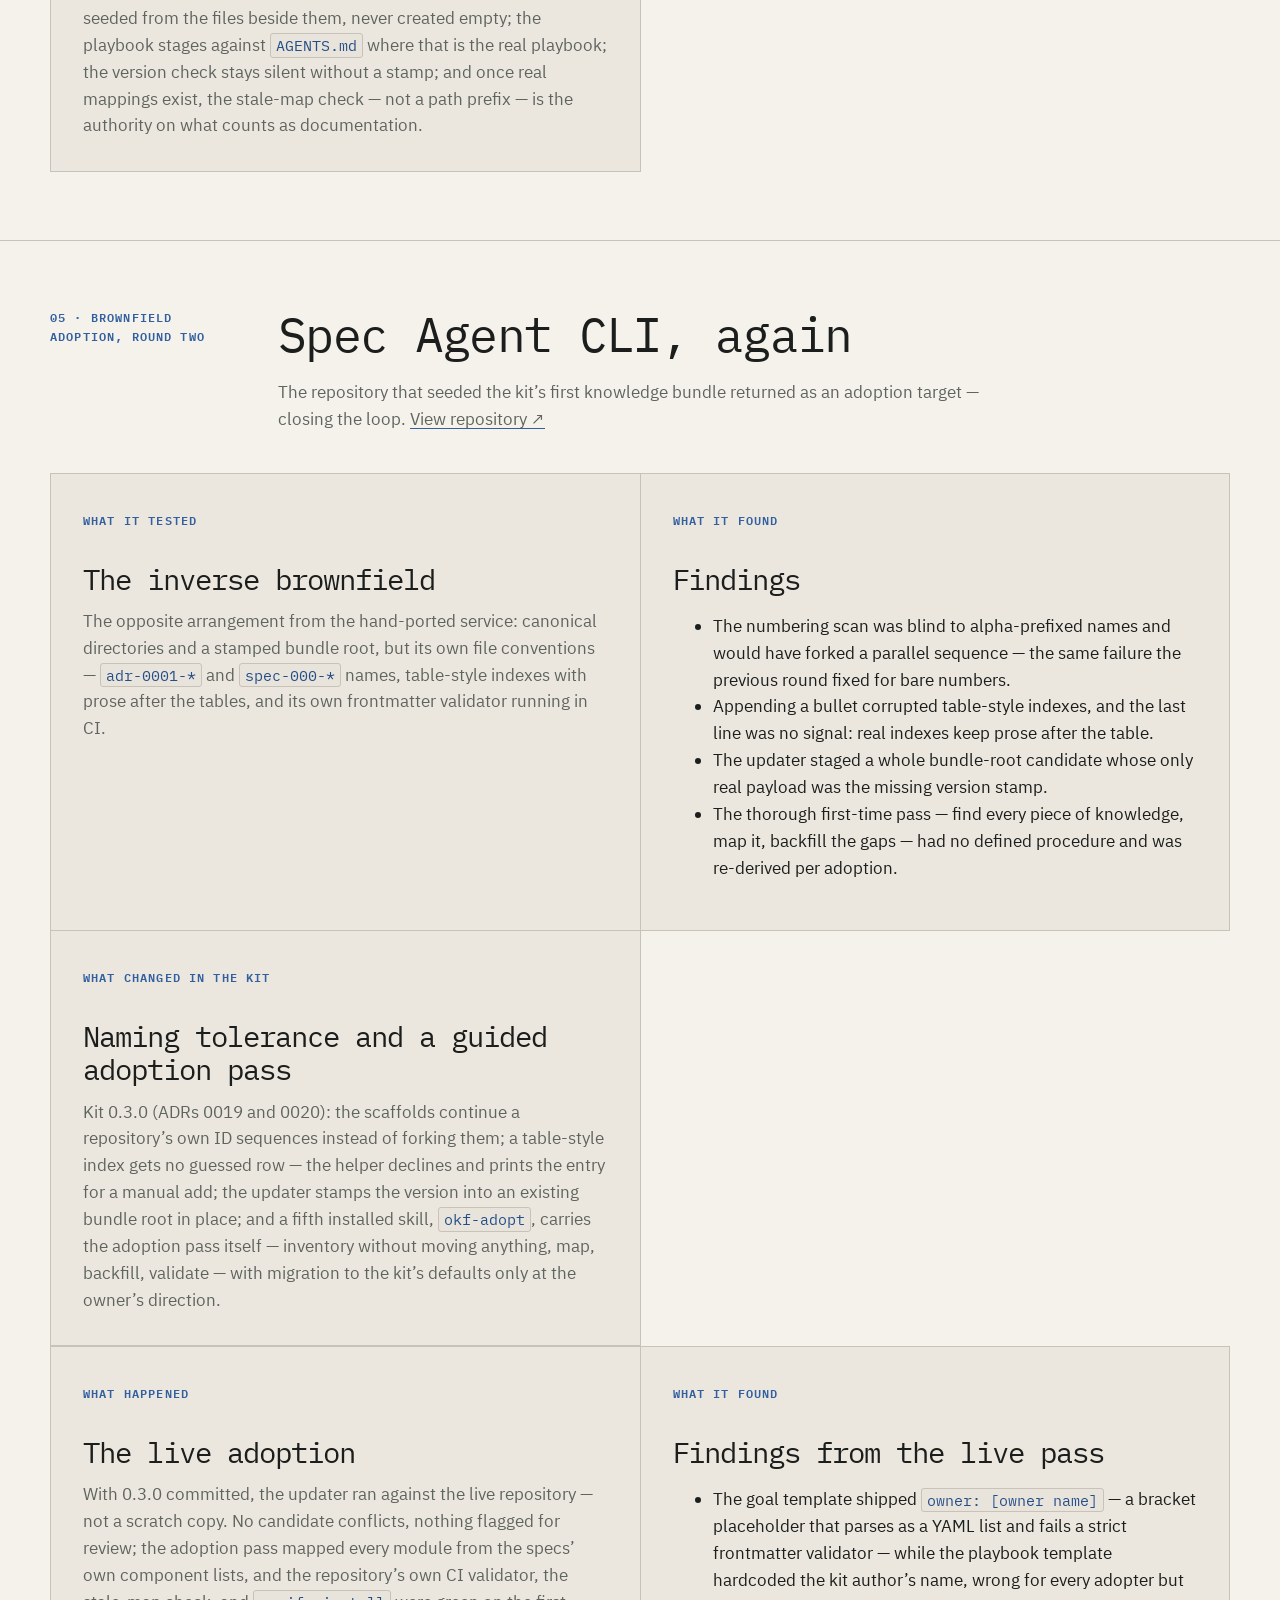
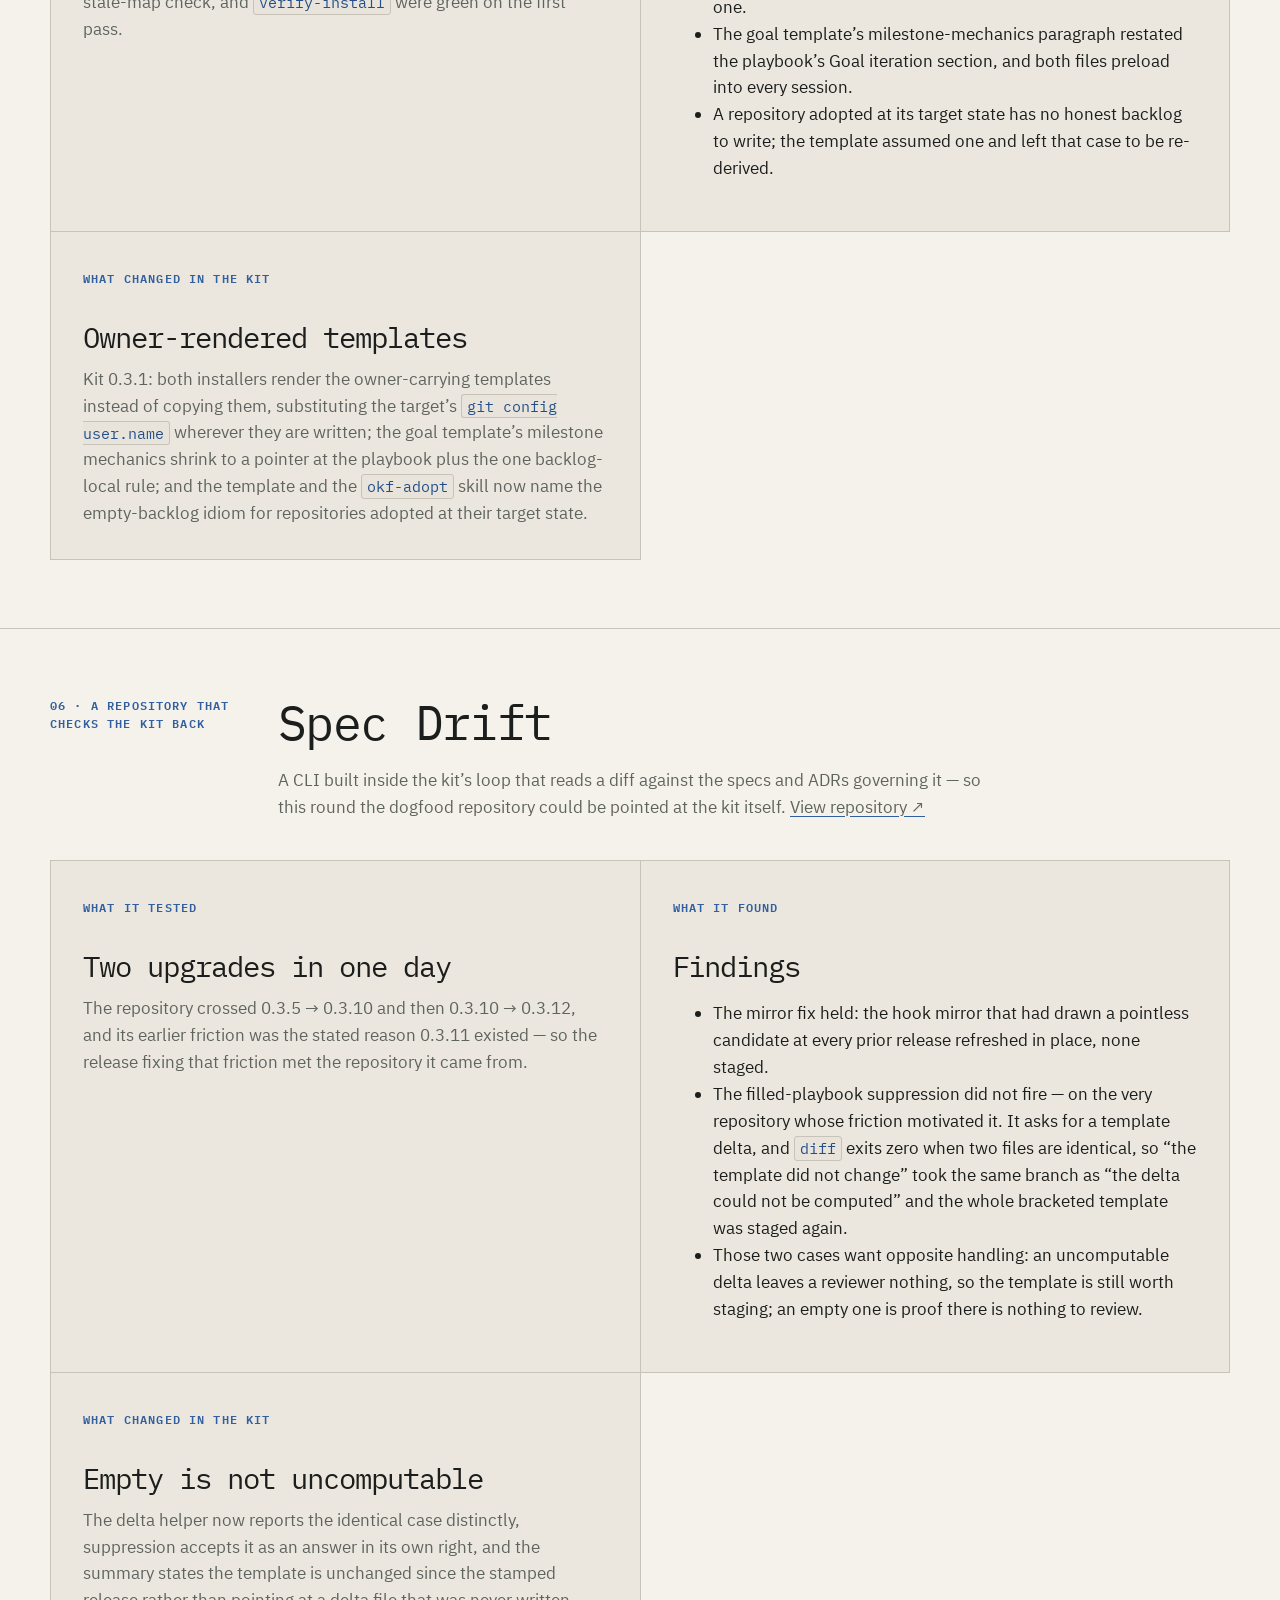
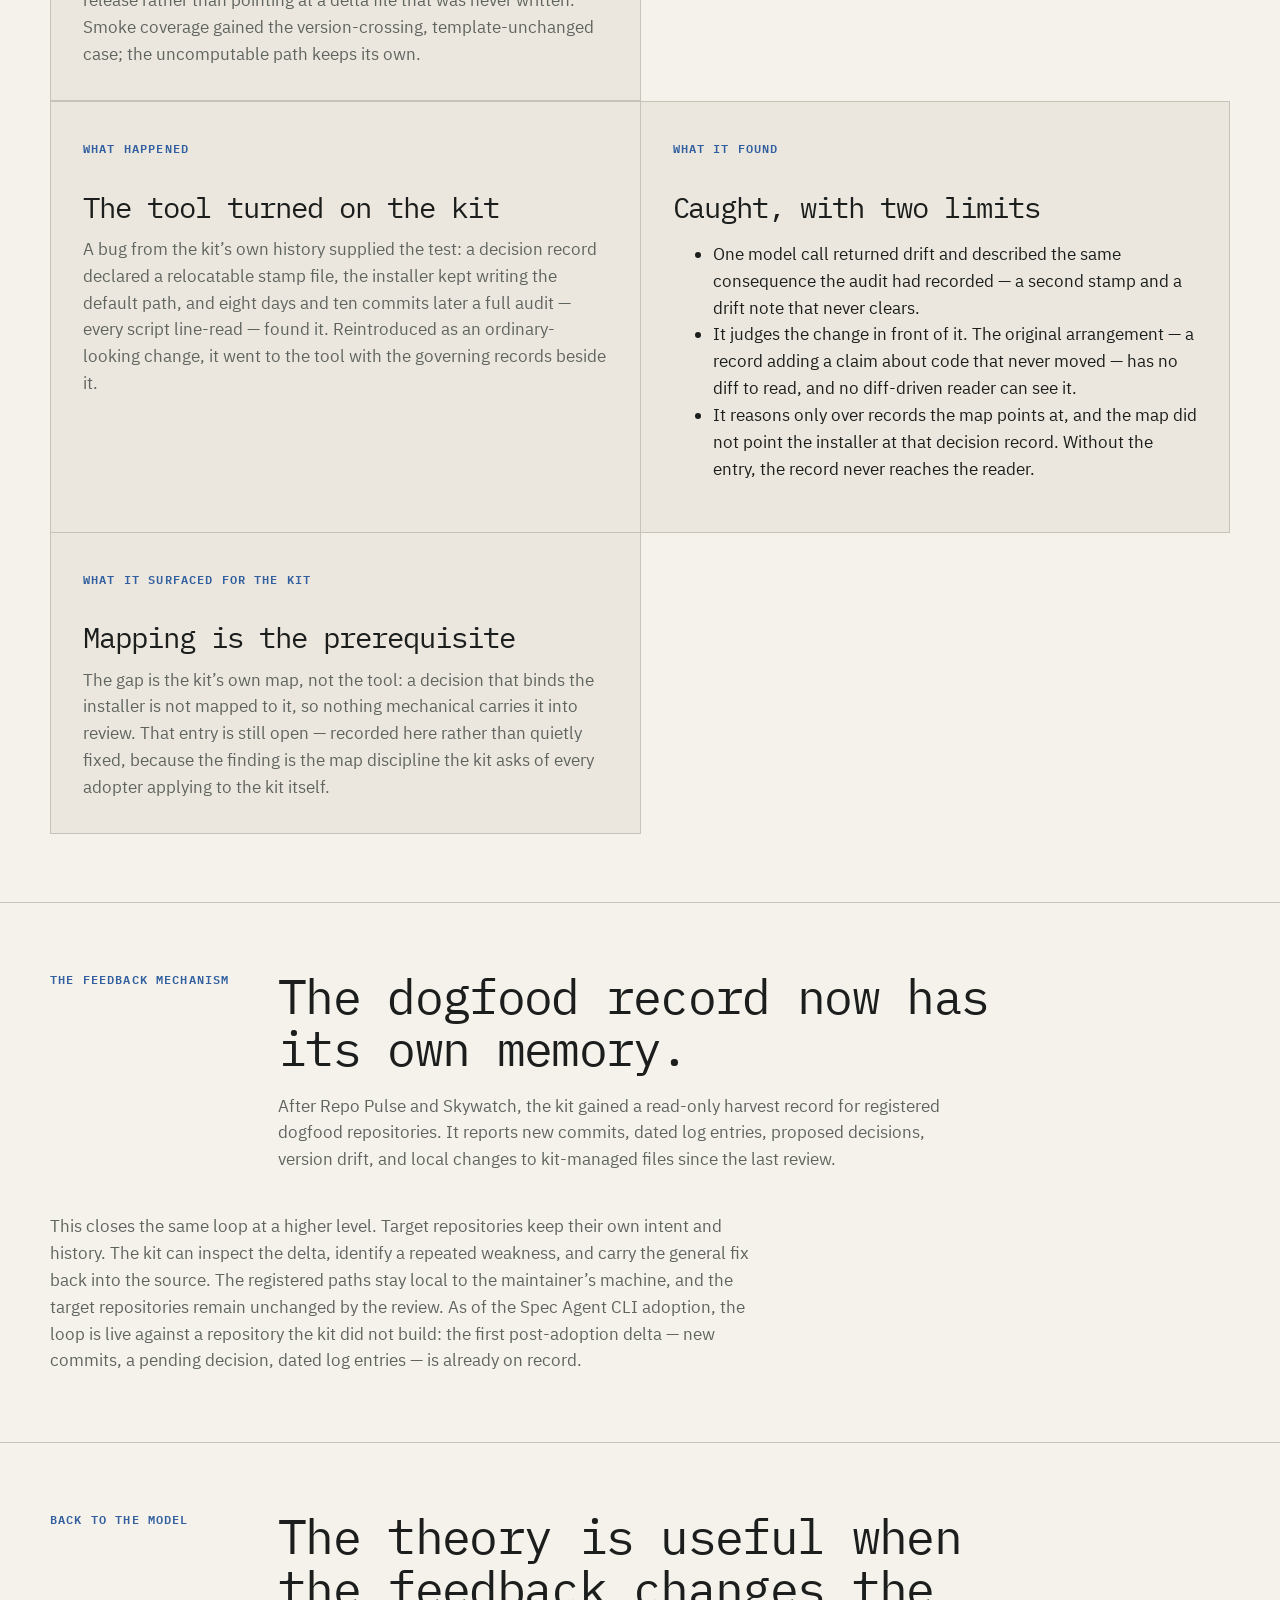
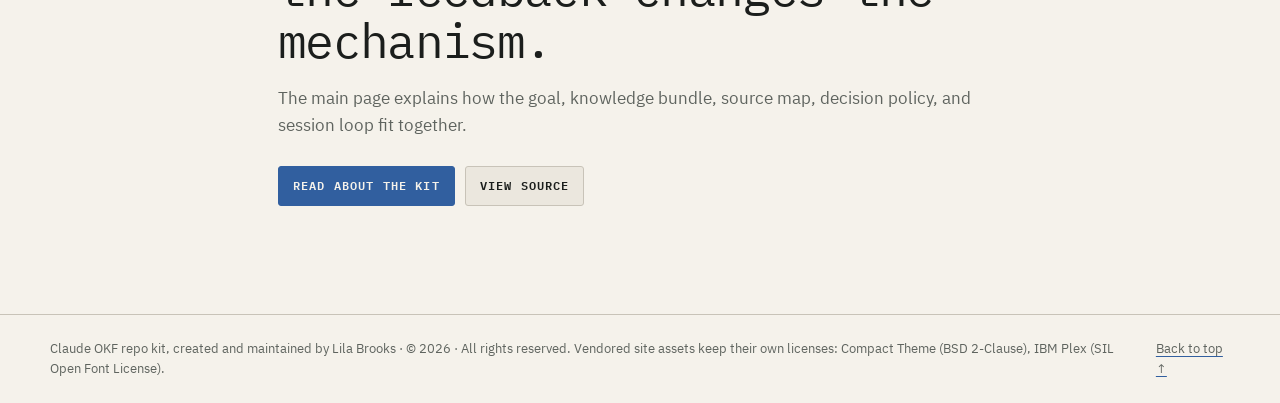
<file: site/dogfood/index.html>
<!doctype html>
<html lang="en">
<head>
  <meta charset="utf-8">
  <meta name="viewport" content="width=device-width, initial-scale=1"><meta name="robots" content="noindex, follow">
  <title>Dogfood findings | Claude OKF repo kit</title>
  <meta name="description" content="Lila Brooks documents how Spec Agent CLI, Repo Pulse, and Skywatch exposed gaps and changed the Claude OKF repo kit.">
  <meta name="author" content="Lila Brooks">
  <link rel="canonical" href="https://lilabrooks.github.io/claude-okf-repo-kit/dogfood/">
  <meta property="og:type" content="article">
  <meta property="og:site_name" content="Claude OKF repo kit">
  <meta property="og:title" content="Dogfood findings | Claude OKF repo kit">
  <meta property="og:description" content="Lila Brooks documents 3 repositories, the gaps they exposed, and the changes carried back into the kit.">
  <meta property="og:url" content="https://lilabrooks.github.io/claude-okf-repo-kit/dogfood/">
  <meta property="og:image" content="https://lilabrooks.github.io/claude-okf-repo-kit/og.png">
  <meta property="og:image:type" content="image/png">
  <meta property="og:image:width" content="1200">
  <meta property="og:image:height" content="630">
  <meta property="og:image:alt" content="Claude OKF repo kit: Keep goal-directed Claude Code work reviewable in Git. Lila Brooks.">
  <meta property="article:author" content="https://github.com/lilabrooks">
  <meta property="article:modified_time" content="2026-07-24">
  <meta name="twitter:card" content="summary_large_image">
  <meta name="twitter:title" content="Dogfood findings | Claude OKF repo kit">
  <meta name="twitter:description" content="Lila Brooks documents 3 repositories, the gaps they exposed, and the changes carried back into the kit.">
  <meta name="twitter:image" content="https://lilabrooks.github.io/claude-okf-repo-kit/og.png">
  <meta name="twitter:image:alt" content="Claude OKF repo kit: Keep goal-directed Claude Code work reviewable in Git. Lila Brooks.">
  <script type="application/ld+json">
  {
    "@context": "https://schema.org",
    "@graph": [
      {
        "@type": "Person",
        "@id": "https://lilabrooks.github.io/claude-okf-repo-kit/#lila-brooks",
        "name": "Lila Brooks",
        "url": "https://lilabrooks.github.io/claude-okf-repo-kit/",
        "sameAs": "https://github.com/lilabrooks"
      },
      {
        "@type": "WebSite",
        "@id": "https://lilabrooks.github.io/claude-okf-repo-kit/#website",
        "url": "https://lilabrooks.github.io/claude-okf-repo-kit/",
        "name": "Claude OKF repo kit",
        "author": { "@id": "https://lilabrooks.github.io/claude-okf-repo-kit/#lila-brooks" },
        "copyrightHolder": { "@id": "https://lilabrooks.github.io/claude-okf-repo-kit/#lila-brooks" },
        "inLanguage": "en"
      },
      {
        "@type": "SoftwareSourceCode",
        "@id": "https://lilabrooks.github.io/claude-okf-repo-kit/#claude-okf-repo-kit",
        "name": "Claude OKF repo kit",
        "url": "https://lilabrooks.github.io/claude-okf-repo-kit/",
        "codeRepository": "https://github.com/lilabrooks/claude-okf-repo-kit",
        "author": { "@id": "https://lilabrooks.github.io/claude-okf-repo-kit/#lila-brooks" },
        "maintainer": { "@id": "https://lilabrooks.github.io/claude-okf-repo-kit/#lila-brooks" }
      },
      {
        "@type": "TechArticle",
        "@id": "https://lilabrooks.github.io/claude-okf-repo-kit/dogfood/#article",
        "url": "https://lilabrooks.github.io/claude-okf-repo-kit/dogfood/",
        "headline": "What changed after the kit met real work",
        "description": "How Spec Agent CLI, Repo Pulse, and Skywatch exposed gaps and changed the Claude OKF repo kit.",
        "dateModified": "2026-07-24",
        "author": { "@id": "https://lilabrooks.github.io/claude-okf-repo-kit/#lila-brooks" },
        "creator": { "@id": "https://lilabrooks.github.io/claude-okf-repo-kit/#lila-brooks" },
        "publisher": { "@id": "https://lilabrooks.github.io/claude-okf-repo-kit/#lila-brooks" },
        "copyrightHolder": { "@id": "https://lilabrooks.github.io/claude-okf-repo-kit/#lila-brooks" },
        "about": { "@id": "https://lilabrooks.github.io/claude-okf-repo-kit/#claude-okf-repo-kit" },
        "isPartOf": { "@id": "https://lilabrooks.github.io/claude-okf-repo-kit/#website" },
        "mainEntityOfPage": "https://lilabrooks.github.io/claude-okf-repo-kit/dogfood/",
        "image": "https://lilabrooks.github.io/claude-okf-repo-kit/og.png",
        "inLanguage": "en"
      }
    ]
  }
  </script>
  <link rel="icon" href="../favicon.svg" type="image/svg+xml">
  <link rel="stylesheet" href="../compact-theme.css">
  <script src="../compact-theme.js" defer></script>
</head>
<body>
  <a class="compact-skip-link" href="#content">Skip to content</a>
  <header class="compact-header compact-shell">
    <a class="compact-brand" href="../" aria-label="Claude OKF repo kit, home">
      <span class="compact-brand-mark">OKF</span>
      <span>Claude OKF repo kit</span>
    </a>
    <div class="compact-header-actions">
      <nav class="compact-nav" aria-label="Primary navigation">
        <a href="../">The kit</a>
        <a href="../how-it-works/">How it works</a>
        <a href="./" aria-current="page">Dogfood</a>
        <a href="https://github.com/lilabrooks/claude-okf-repo-kit">Source</a>
      </nav>
      <button class="compact-theme-toggle" type="button" data-theme-toggle hidden>Theme</button>
    </div>
  </header>

  <main id="content">
    <div class="compact-hero compact-shell">
      <div>
        <p class="compact-eyebrow">Dogfood record · five repositories, six stories</p>
        <h1 class="compact-title">What changed after the kit met real work.</h1>
      </div>
      <div>
        <p class="compact-lede">The dogfood repositories were built as useful software and as tests of the knowledge model. Each one put pressure on a different part of the kit.</p>
      </div>
    </div>

    <section class="compact-section" aria-labelledby="spec-agent-title">
      <div class="compact-shell">
        <div class="compact-section-head">
          <p class="compact-eyebrow">01 · Existing Python CLI</p>
          <div>
            <h2 class="compact-section-title" id="spec-agent-title">Spec Agent CLI</h2>
            <p class="compact-section-copy">A Python command-line tool that combines Markdown specifications, reusable agent skills, and model-provider adapters to produce a reviewed file plan and generated project files. <a href="https://github.com/lilabrooks/spec-agent-cli">View repository ↗</a></p>
          </div>
        </div>
        <div class="compact-grid">
          <article class="compact-card">
            <span class="compact-tag">What it tested</span>
            <h3 class="compact-card-title">Knowledge vs. consumed docs</h3>
            <p>Spec Agent CLI came before the packaged source kit. It added an OKF-style knowledge bundle to an existing repository that already had buildable specifications, agent skills, packaging rules, and a substantial quality gate. The baseline case: could governing knowledge remain distinct from the Markdown documents the application itself consumes?</p>
          </article>
          <article class="compact-card">
            <span class="compact-tag">What it found</span>
            <h3 class="compact-card-title">Findings</h3>
            <ul>
              <li>Project specifications and runtime input specifications need separate locations and explicit indexes.</li>
              <li>Documentation structure can drift while application tests remain green. Missing metadata and broken local links need their own check.</li>
              <li>Repository knowledge should join the ordinary quality gate without adding dependencies to the shipped application.</li>
            </ul>
          </article>
          <article class="compact-card">
            <span class="compact-tag">What entered the kit</span>
            <h3 class="compact-card-title">The first bundle</h3>
            <p>The kit’s first version carried forward a repo-local knowledge bundle with separate spec and ADR indexes, a dated log, source-to-knowledge mappings, and local validation. It kept project knowledge outside application runtime concerns and left stricter document-schema checks to the target repository.</p>
          </article>
        </div>
      </div>
    </section>

    <section class="compact-section" aria-labelledby="repo-pulse-title">
      <div class="compact-shell">
        <div class="compact-section-head">
          <p class="compact-eyebrow">02 · Greenfield web application</p>
          <div>
            <h2 class="compact-section-title" id="repo-pulse-title">Repo Pulse</h2>
            <p class="compact-section-copy">A local dashboard that gathers the vital signs of a public GitHub repository and reduces them to a small set of facts plus an activity verdict. <a href="https://github.com/lilabrooks/repo-pulse">View repository ↗</a></p>
          </div>
        </div>
        <div class="compact-grid">
          <article class="compact-card">
            <span class="compact-tag">What it tested</span>
            <h3 class="compact-card-title">The first greenfield run</h3>
            <p>Repo Pulse was the first full greenfield run through the kit’s goal loop. It moved from an owner-defined problem through five verified milestones, application contracts, architecture decisions, a clean-checkout check, and a final acceptance pass.</p>
          </article>
          <article class="compact-card">
            <span class="compact-tag">What it found</span>
            <h3 class="compact-card-title">Findings</h3>
            <ul>
              <li>The milestone plan reached completion before a realistic pasted URL exposed an input gap. Mechanical tests had covered the contract, while the first-user path still had something to teach.</li>
              <li>Architecture decisions could remain proposed after the goal was reported complete unless the review inbox became part of completion.</li>
              <li>The installed kit became stale within hours of a source-kit improvement, with no version signal in the target repository.</li>
              <li>Environment-file conventions needed a mechanical read boundary as well as written secret-handling rules.</li>
            </ul>
          </article>
          <article class="compact-card">
            <span class="compact-tag">What changed in the kit</span>
            <h3 class="compact-card-title">Acceptance and drift</h3>
            <p>The goal interview now asks for realistic and messy example interactions. New backlogs end with a clean-checkout quickstart check, and the goal closes only after a first-user acceptance pass. Completion reports include proposed ADRs awaiting review. The kit also gained a pending-decision inbox, spec and ADR scaffolds, environment-file ignore and read-denial rules, a release stamp in installed repositories, session-start version drift reporting, and safer refresh behavior for review candidates.</p>
          </article>
        </div>
      </div>
    </section>

    <section class="compact-section" aria-labelledby="skywatch-title">
      <div class="compact-shell">
        <div class="compact-section-head">
          <p class="compact-eyebrow">03 · Scheduled local service</p>
          <div>
            <h2 class="compact-section-title" id="skywatch-title">Skywatch</h2>
            <p class="compact-section-copy">An always-on local service that joins ISS pass predictions with cloud forecasts, records the result, explains a go, maybe, or skip verdict, and sends a digest when a pass is worth watching. <a href="https://github.com/lilabrooks/skywatch">View repository ↗</a></p>
          </div>
        </div>
        <div class="compact-grid">
          <article class="compact-card">
            <span class="compact-tag">What it tested</span>
            <h3 class="compact-card-title">Scheduled, multi-service, dual-agent</h3>
            <p>Skywatch put the loop against an application with scheduled work, 2 upstream services, SQLite state, SMTP delivery, quiet hours, retention, and a manual mail-sink check. It also had both Claude Code and Codex configuration in the same repository.</p>
          </article>
          <article class="compact-card">
            <span class="compact-tag">What it found</span>
            <h3 class="compact-card-title">Findings</h3>
            <ul>
              <li>A milestone can depend on a local tool the agent cannot install. The plan needs to identify that boundary before work begins and mark the check as owner-gated.</li>
              <li>A broad source mapping creates noise. Mappings work better at module and contract boundaries.</li>
              <li>The stop hook could repeat after blocking once, and loose filename exclusions could miss real code changes.</li>
              <li>Second-agent configuration could look like application work and keep rearming the documentation check.</li>
              <li>Dogfood repositories had improved their installed hooks. A later kit update needed to preserve those owner edits.</li>
            </ul>
          </article>
          <article class="compact-card">
            <span class="compact-tag">What changed in the kit</span>
            <h3 class="compact-card-title">Provenance and precision</h3>
            <p>The goal interview now checks whether verification tools are available and records owner-gated steps. The starter map asks for narrow mappings. The stop hook gained a repeat-block guard, exact filename exclusions, portable project-root handling, and tolerance for second-agent configuration. Installed kit files now carry local provenance: an unedited kit file can be refreshed safely; an owner-edited file stays in place while the new version waits beside it for review. The post-goal review also proposes ordinary repository hygiene when it is still missing.</p>
          </article>
        </div>
      </div>
    </section>

    <section class="compact-section" aria-labelledby="aws-feed-title">
      <div class="compact-shell">
        <div class="compact-section-head">
          <p class="compact-eyebrow">04 · Hand-ported brownfield</p>
          <div>
            <h2 class="compact-section-title" id="aws-feed-title">AWS Alerting System</h2>
            <p class="compact-section-copy">A Terraform-and-Python service that watches AWS public change feeds, matches announcements against subscriber routes, and delivers deduplicated alerts to Slack. <a href="https://github.com/lilabrooks/aws-public-change-feed">View repository ↗</a></p>
          </div>
        </div>
        <div class="compact-grid">
          <article class="compact-card">
            <span class="compact-tag">What it tested</span>
            <h3 class="compact-card-title">The model without the kit’s tree</h3>
            <p>This repository carried the kit’s conceptual model, ported by hand into a different physical layout: chaptered specifications under <code>docs/architecture/specification/</code>, sixteen three-digit ADRs with body-style status bullets instead of frontmatter, JSON Schemas as first-class governing contracts, an <code>AGENTS.md</code> playbook with <code>CLAUDE.md</code> as a pure import shim, and no bundle root. Could the kit adopt the arrangement instead of bulldozing it?</p>
          </article>
          <article class="compact-card">
            <span class="compact-tag">What it found</span>
            <h3 class="compact-card-title">Findings</h3>
            <ul>
              <li>Every mechanic assumed the canonical tree: the ADR scaffold would have forked a parallel numbering sequence, and body-status decisions were invisible to the review scan.</li>
              <li>The version hook nagged every session because there was no stamp file to read.</li>
              <li>The updater would have planted empty parallel indexes beside the real knowledge and staged its playbook against the wrong file.</li>
              <li>The stop-time gate misclassified mapped machine-readable schemas as undocumented code.</li>
            </ul>
          </article>
          <article class="compact-card">
            <span class="compact-tag">What changed in the kit</span>
            <h3 class="compact-card-title">Layout tolerance</h3>
            <p>Kit 0.2.0 (ADR 0018): a three-key <code>layout:</code> block in the source map relocates the knowledge homes; status and numbering detection read the conventions repositories actually use; missing indexes are seeded from the files beside them, never created empty; the playbook stages against <code>AGENTS.md</code> where that is the real playbook; the version check stays silent without a stamp; and once real mappings exist, the stale-map check — not a path prefix — is the authority on what counts as documentation.</p>
          </article>
        </div>
      </div>
    </section>

    <section class="compact-section" aria-labelledby="spec-agent-2-title">
      <div class="compact-shell">
        <div class="compact-section-head">
          <p class="compact-eyebrow">05 · Brownfield adoption, round two</p>
          <div>
            <h2 class="compact-section-title" id="spec-agent-2-title">Spec Agent CLI, again</h2>
            <p class="compact-section-copy">The repository that seeded the kit’s first knowledge bundle returned as an adoption target — closing the loop. <a href="https://github.com/lilabrooks/spec-agent-cli">View repository ↗</a></p>
          </div>
        </div>
        <div class="compact-grid">
          <article class="compact-card">
            <span class="compact-tag">What it tested</span>
            <h3 class="compact-card-title">The inverse brownfield</h3>
            <p>The opposite arrangement from the hand-ported service: canonical directories and a stamped bundle root, but its own file conventions — <code>adr-0001-*</code> and <code>spec-000-*</code> names, table-style indexes with prose after the tables, and its own frontmatter validator running in CI.</p>
          </article>
          <article class="compact-card">
            <span class="compact-tag">What it found</span>
            <h3 class="compact-card-title">Findings</h3>
            <ul>
              <li>The numbering scan was blind to alpha-prefixed names and would have forked a parallel sequence — the same failure the previous round fixed for bare numbers.</li>
              <li>Appending a bullet corrupted table-style indexes, and the last line was no signal: real indexes keep prose after the table.</li>
              <li>The updater staged a whole bundle-root candidate whose only real payload was the missing version stamp.</li>
              <li>The thorough first-time pass — find every piece of knowledge, map it, backfill the gaps — had no defined procedure and was re-derived per adoption.</li>
            </ul>
          </article>
          <article class="compact-card">
            <span class="compact-tag">What changed in the kit</span>
            <h3 class="compact-card-title">Naming tolerance and a guided adoption pass</h3>
            <p>Kit 0.3.0 (ADRs 0019 and 0020): the scaffolds continue a repository’s own ID sequences instead of forking them; a table-style index gets no guessed row — the helper declines and prints the entry for a manual add; the updater stamps the version into an existing bundle root in place; and a fifth installed skill, <code>okf-adopt</code>, carries the adoption pass itself — inventory without moving anything, map, backfill, validate — with migration to the kit’s defaults only at the owner’s direction.</p>
          </article>
        </div>
        <div class="compact-grid">
          <article class="compact-card">
            <span class="compact-tag">What happened</span>
            <h3 class="compact-card-title">The live adoption</h3>
            <p>With 0.3.0 committed, the updater ran against the live repository — not a scratch copy. No candidate conflicts, nothing flagged for review; the adoption pass mapped every module from the specs’ own component lists, and the repository’s own CI validator, the stale-map check, and <code>verify-install</code> were green on the first pass.</p>
          </article>
          <article class="compact-card">
            <span class="compact-tag">What it found</span>
            <h3 class="compact-card-title">Findings from the live pass</h3>
            <ul>
              <li>The goal template shipped <code>owner: [owner name]</code> — a bracket placeholder that parses as a YAML list and fails a strict frontmatter validator — while the playbook template hardcoded the kit author’s name, wrong for every adopter but one.</li>
              <li>The goal template’s milestone-mechanics paragraph restated the playbook’s Goal iteration section, and both files preload into every session.</li>
              <li>A repository adopted at its target state has no honest backlog to write; the template assumed one and left that case to be re-derived.</li>
            </ul>
          </article>
          <article class="compact-card">
            <span class="compact-tag">What changed in the kit</span>
            <h3 class="compact-card-title">Owner-rendered templates</h3>
            <p>Kit 0.3.1: both installers render the owner-carrying templates instead of copying them, substituting the target’s <code>git config user.name</code> wherever they are written; the goal template’s milestone mechanics shrink to a pointer at the playbook plus the one backlog-local rule; and the template and the <code>okf-adopt</code> skill now name the empty-backlog idiom for repositories adopted at their target state.</p>
          </article>
        </div>
      </div>
    </section>

    <section class="compact-section" aria-labelledby="spec-drift-title">
      <div class="compact-shell">
        <div class="compact-section-head">
          <p class="compact-eyebrow">06 · A repository that checks the kit back</p>
          <div>
            <h2 class="compact-section-title" id="spec-drift-title">Spec Drift</h2>
            <p class="compact-section-copy">A CLI built inside the kit’s loop that reads a diff against the specs and ADRs governing it — so this round the dogfood repository could be pointed at the kit itself. <a href="https://github.com/lilabrooks/spec-drift">View repository ↗</a></p>
          </div>
        </div>
        <div class="compact-grid">
          <article class="compact-card">
            <span class="compact-tag">What it tested</span>
            <h3 class="compact-card-title">Two upgrades in one day</h3>
            <p>The repository crossed 0.3.5 → 0.3.10 and then 0.3.10 → 0.3.12, and its earlier friction was the stated reason 0.3.11 existed — so the release fixing that friction met the repository it came from.</p>
          </article>
          <article class="compact-card">
            <span class="compact-tag">What it found</span>
            <h3 class="compact-card-title">Findings</h3>
            <ul>
              <li>The mirror fix held: the hook mirror that had drawn a pointless candidate at every prior release refreshed in place, none staged.</li>
              <li>The filled-playbook suppression did not fire — on the very repository whose friction motivated it. It asks for a template delta, and <code>diff</code> exits zero when two files are identical, so “the template did not change” took the same branch as “the delta could not be computed” and the whole bracketed template was staged again.</li>
              <li>Those two cases want opposite handling: an uncomputable delta leaves a reviewer nothing, so the template is still worth staging; an empty one is proof there is nothing to review.</li>
            </ul>
          </article>
          <article class="compact-card">
            <span class="compact-tag">What changed in the kit</span>
            <h3 class="compact-card-title">Empty is not uncomputable</h3>
            <p>The delta helper now reports the identical case distinctly, suppression accepts it as an answer in its own right, and the summary states the template is unchanged since the stamped release rather than pointing at a delta file that was never written. Smoke coverage gained the version-crossing, template-unchanged case; the uncomputable path keeps its own.</p>
          </article>
        </div>
        <div class="compact-grid">
          <article class="compact-card">
            <span class="compact-tag">What happened</span>
            <h3 class="compact-card-title">The tool turned on the kit</h3>
            <p>A bug from the kit’s own history supplied the test: a decision record declared a relocatable stamp file, the installer kept writing the default path, and eight days and ten commits later a full audit — every script line-read — found it. Reintroduced as an ordinary-looking change, it went to the tool with the governing records beside it.</p>
          </article>
          <article class="compact-card">
            <span class="compact-tag">What it found</span>
            <h3 class="compact-card-title">Caught, with two limits</h3>
            <ul>
              <li>One model call returned drift and described the same consequence the audit had recorded — a second stamp and a drift note that never clears.</li>
              <li>It judges the change in front of it. The original arrangement — a record adding a claim about code that never moved — has no diff to read, and no diff-driven reader can see it.</li>
              <li>It reasons only over records the map points at, and the map did not point the installer at that decision record. Without the entry, the record never reaches the reader.</li>
            </ul>
          </article>
          <article class="compact-card">
            <span class="compact-tag">What it surfaced for the kit</span>
            <h3 class="compact-card-title">Mapping is the prerequisite</h3>
            <p>The gap is the kit’s own map, not the tool: a decision that binds the installer is not mapped to it, so nothing mechanical carries it into review. That entry is still open — recorded here rather than quietly fixed, because the finding is the map discipline the kit asks of every adopter applying to the kit itself.</p>
          </article>
        </div>
      </div>
    </section>

    <section class="compact-section" aria-labelledby="feedback-title">
      <div class="compact-shell">
        <div class="compact-section-head">
          <p class="compact-eyebrow">The feedback mechanism</p>
          <div>
            <h2 class="compact-section-title" id="feedback-title">The dogfood record now has its own memory.</h2>
            <p class="compact-section-copy">After Repo Pulse and Skywatch, the kit gained a read-only harvest record for registered dogfood repositories. It reports new commits, dated log entries, proposed decisions, version drift, and local changes to kit-managed files since the last review.</p>
          </div>
        </div>
        <p class="compact-section-copy">This closes the same loop at a higher level. Target repositories keep their own intent and history. The kit can inspect the delta, identify a repeated weakness, and carry the general fix back into the source. The registered paths stay local to the maintainer’s machine, and the target repositories remain unchanged by the review. As of the Spec Agent CLI adoption, the loop is live against a repository the kit did not build: the first post-adoption delta — new commits, a pending decision, dated log entries — is already on record.</p>
      </div>
    </section>

    <section class="compact-section" aria-labelledby="cta-title">
      <div class="compact-shell">
        <div class="compact-section-head">
          <p class="compact-eyebrow">Back to the model</p>
          <div>
            <h2 class="compact-section-title" id="cta-title">The theory is useful when the feedback changes the mechanism.</h2>
            <p class="compact-section-copy">The main page explains how the goal, knowledge bundle, source map, decision policy, and session loop fit together.</p>
            <div class="compact-actions">
              <a class="compact-button compact-button-primary" href="../">Read about the kit</a>
              <a class="compact-button" href="https://github.com/lilabrooks/claude-okf-repo-kit">View source</a>
            </div>
          </div>
        </div>
      </div>
    </section>
  </main>

  <footer class="compact-footer compact-shell">
    <span>Claude OKF repo kit, created and maintained by Lila Brooks · © 2026 · All rights reserved. Vendored site assets keep their own licenses: Compact Theme (BSD 2-Clause), IBM Plex (SIL Open Font License).</span>
    <a href="#content">Back to top ↑</a>
  </footer>
</body>
</html>
</file>
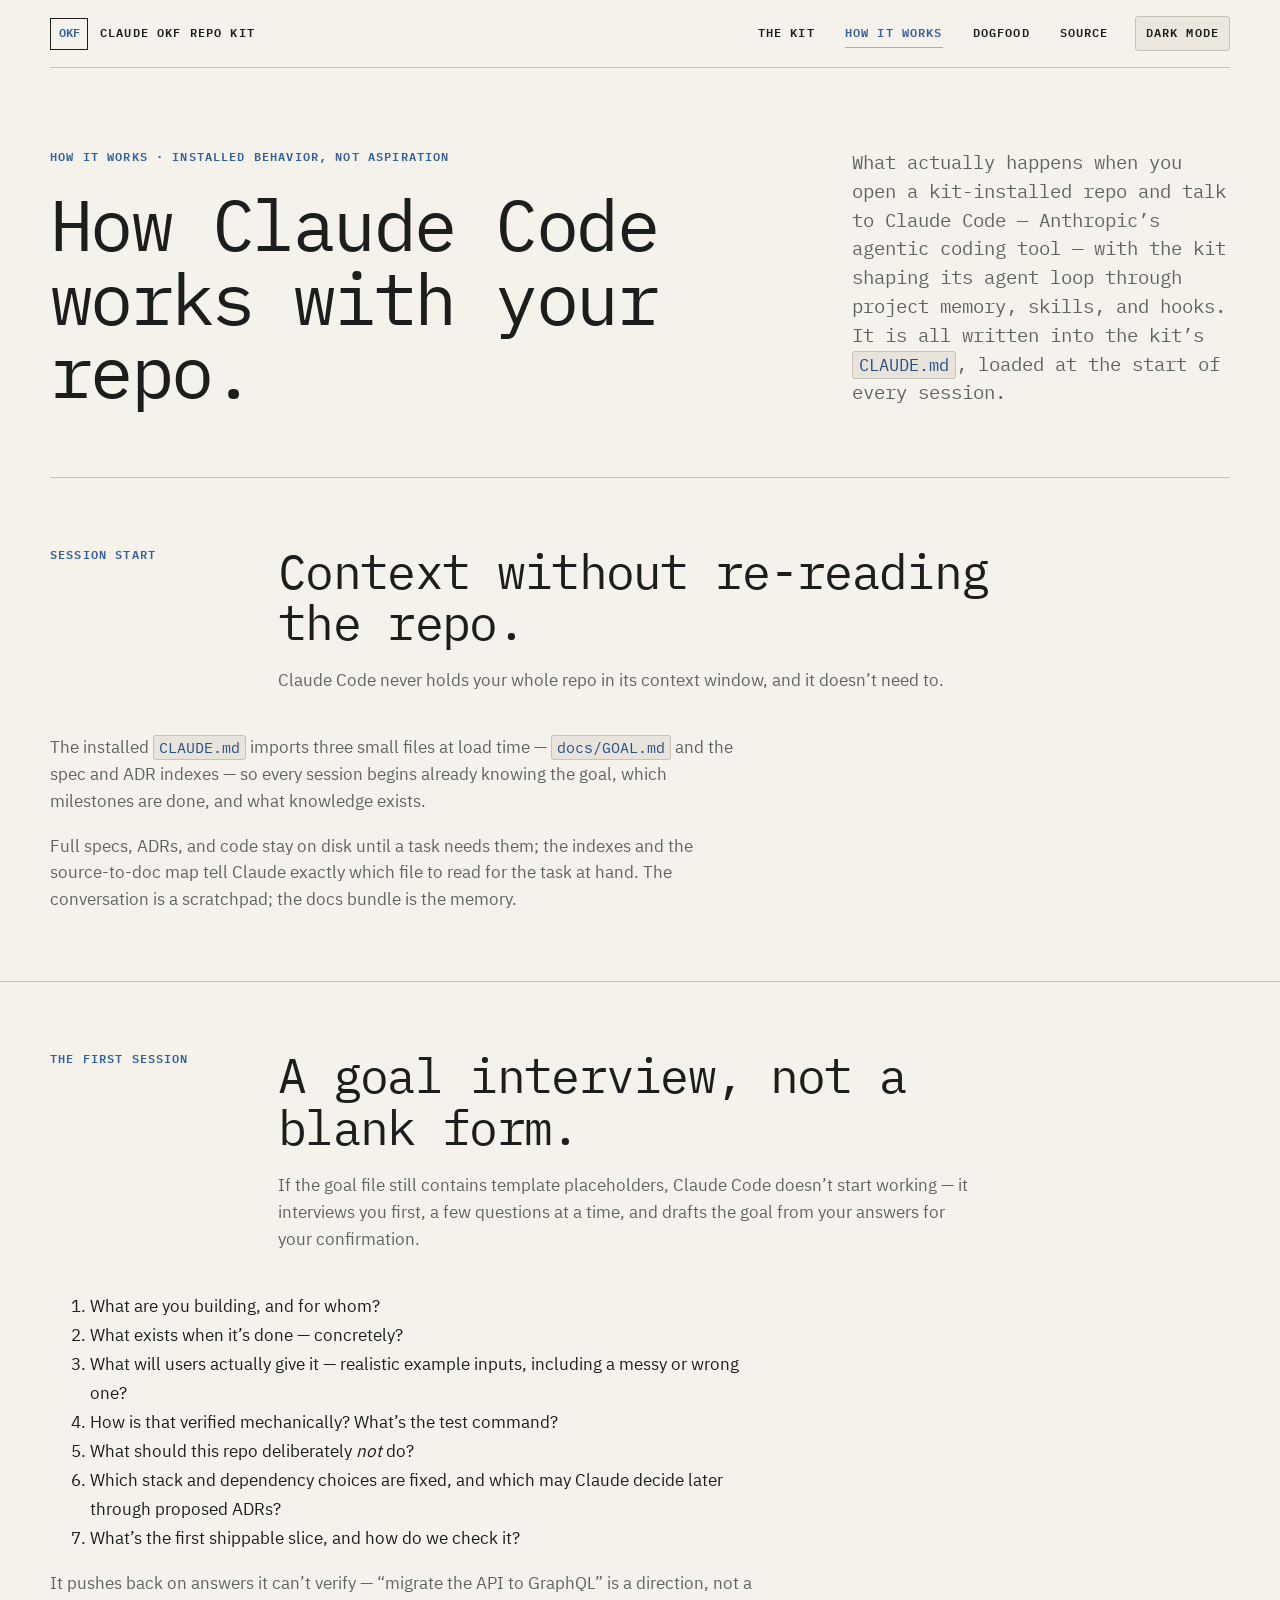
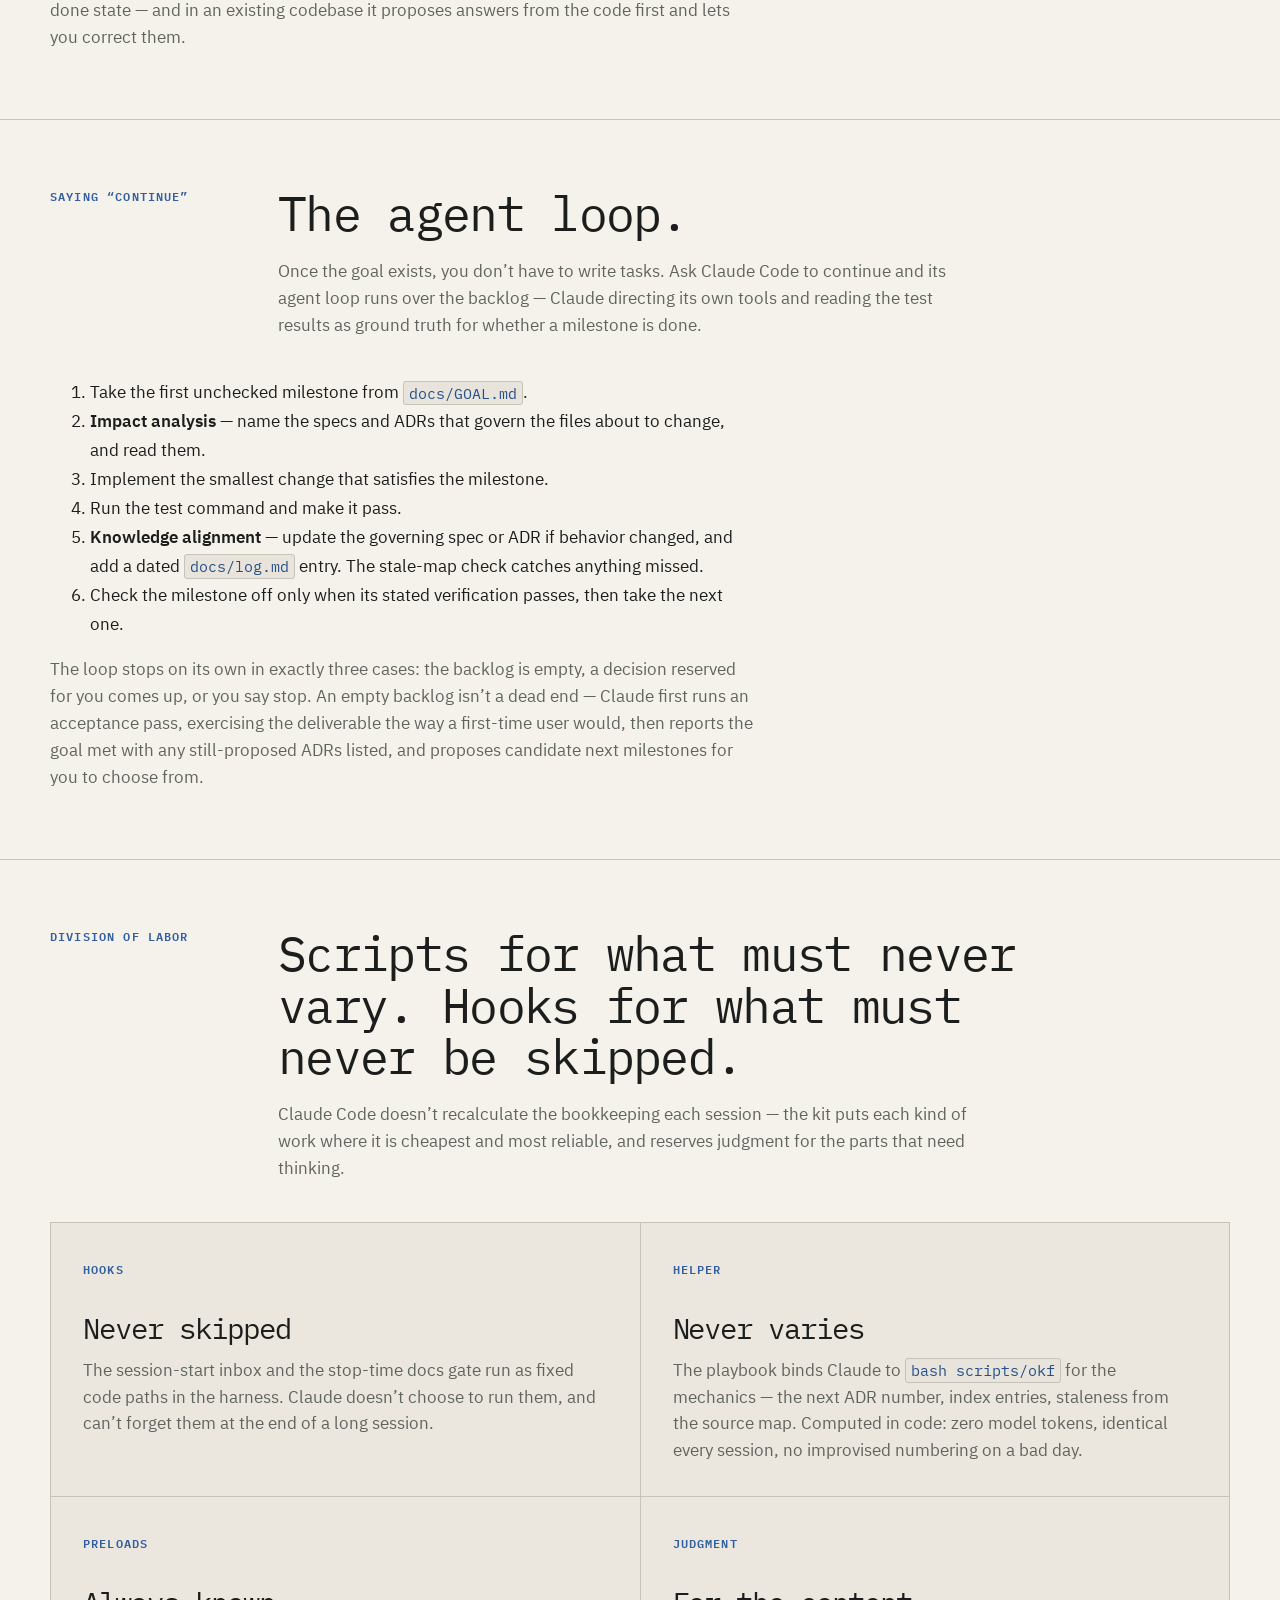
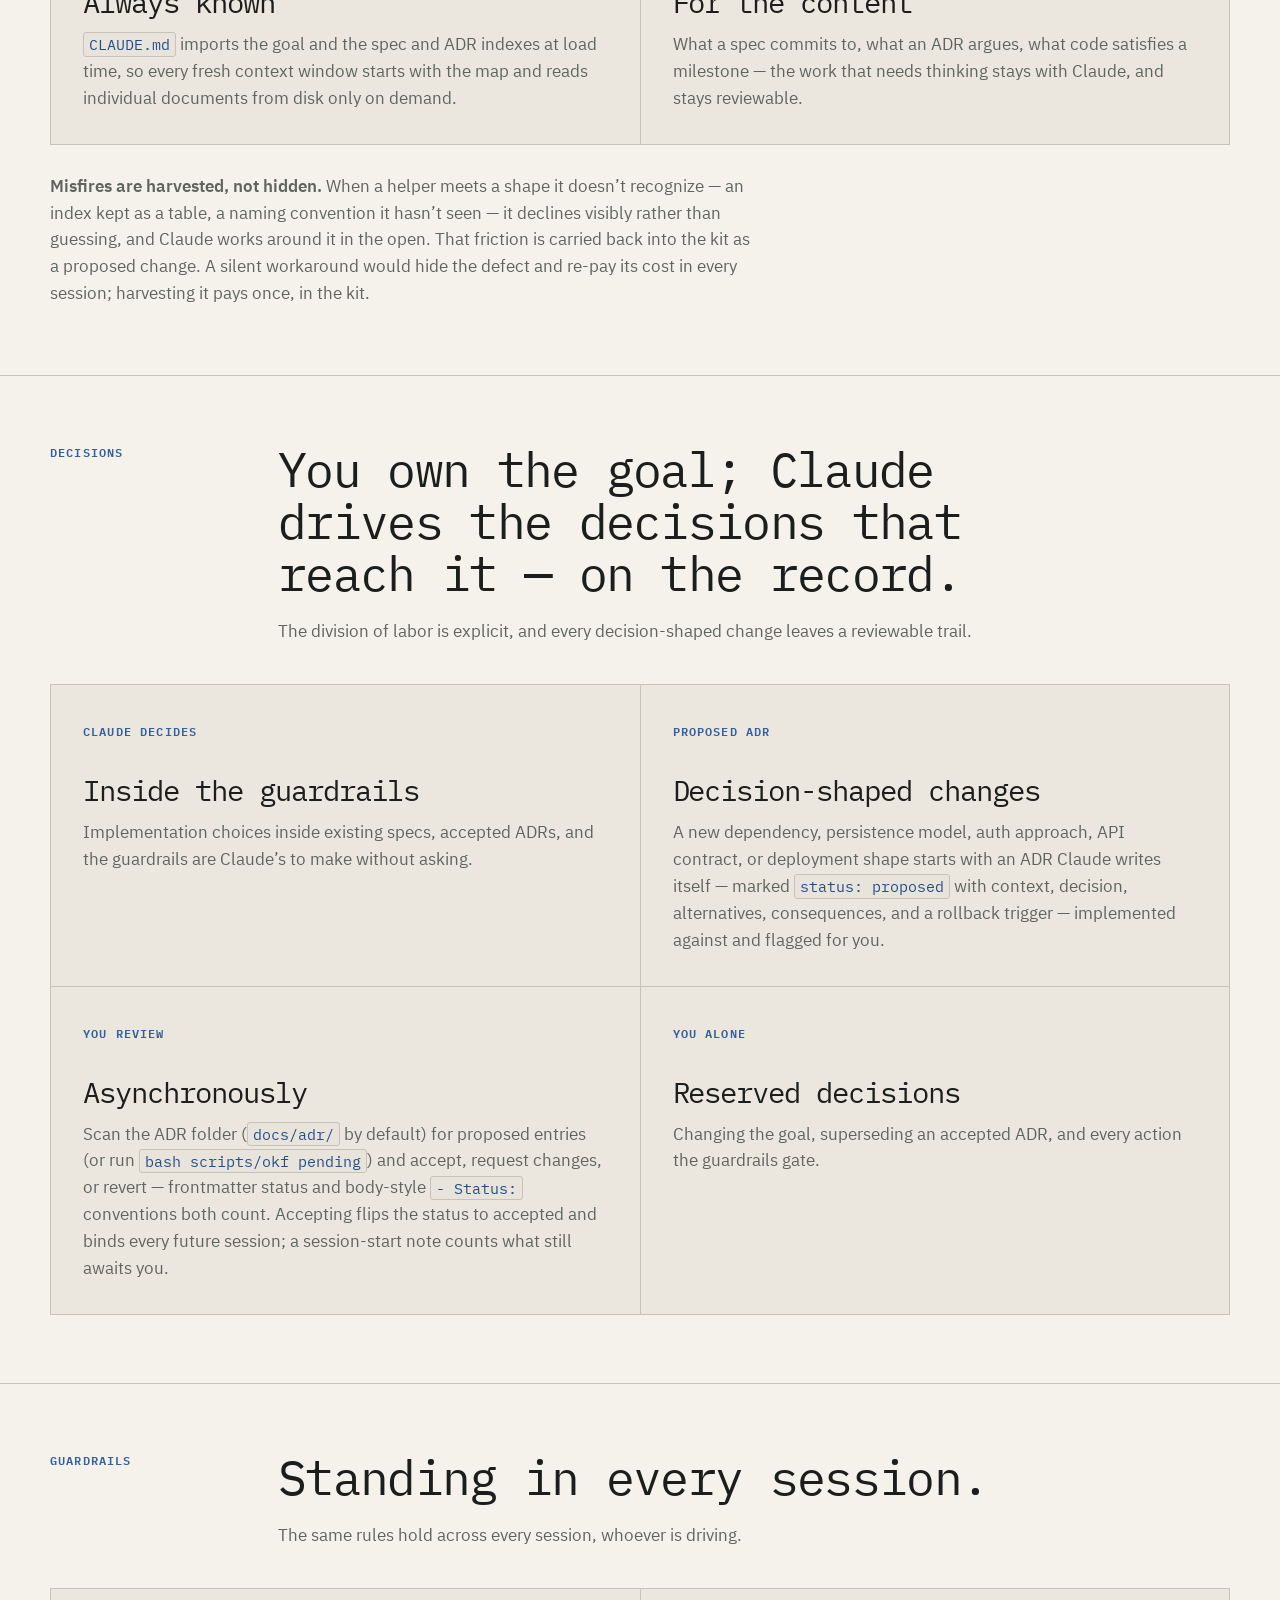
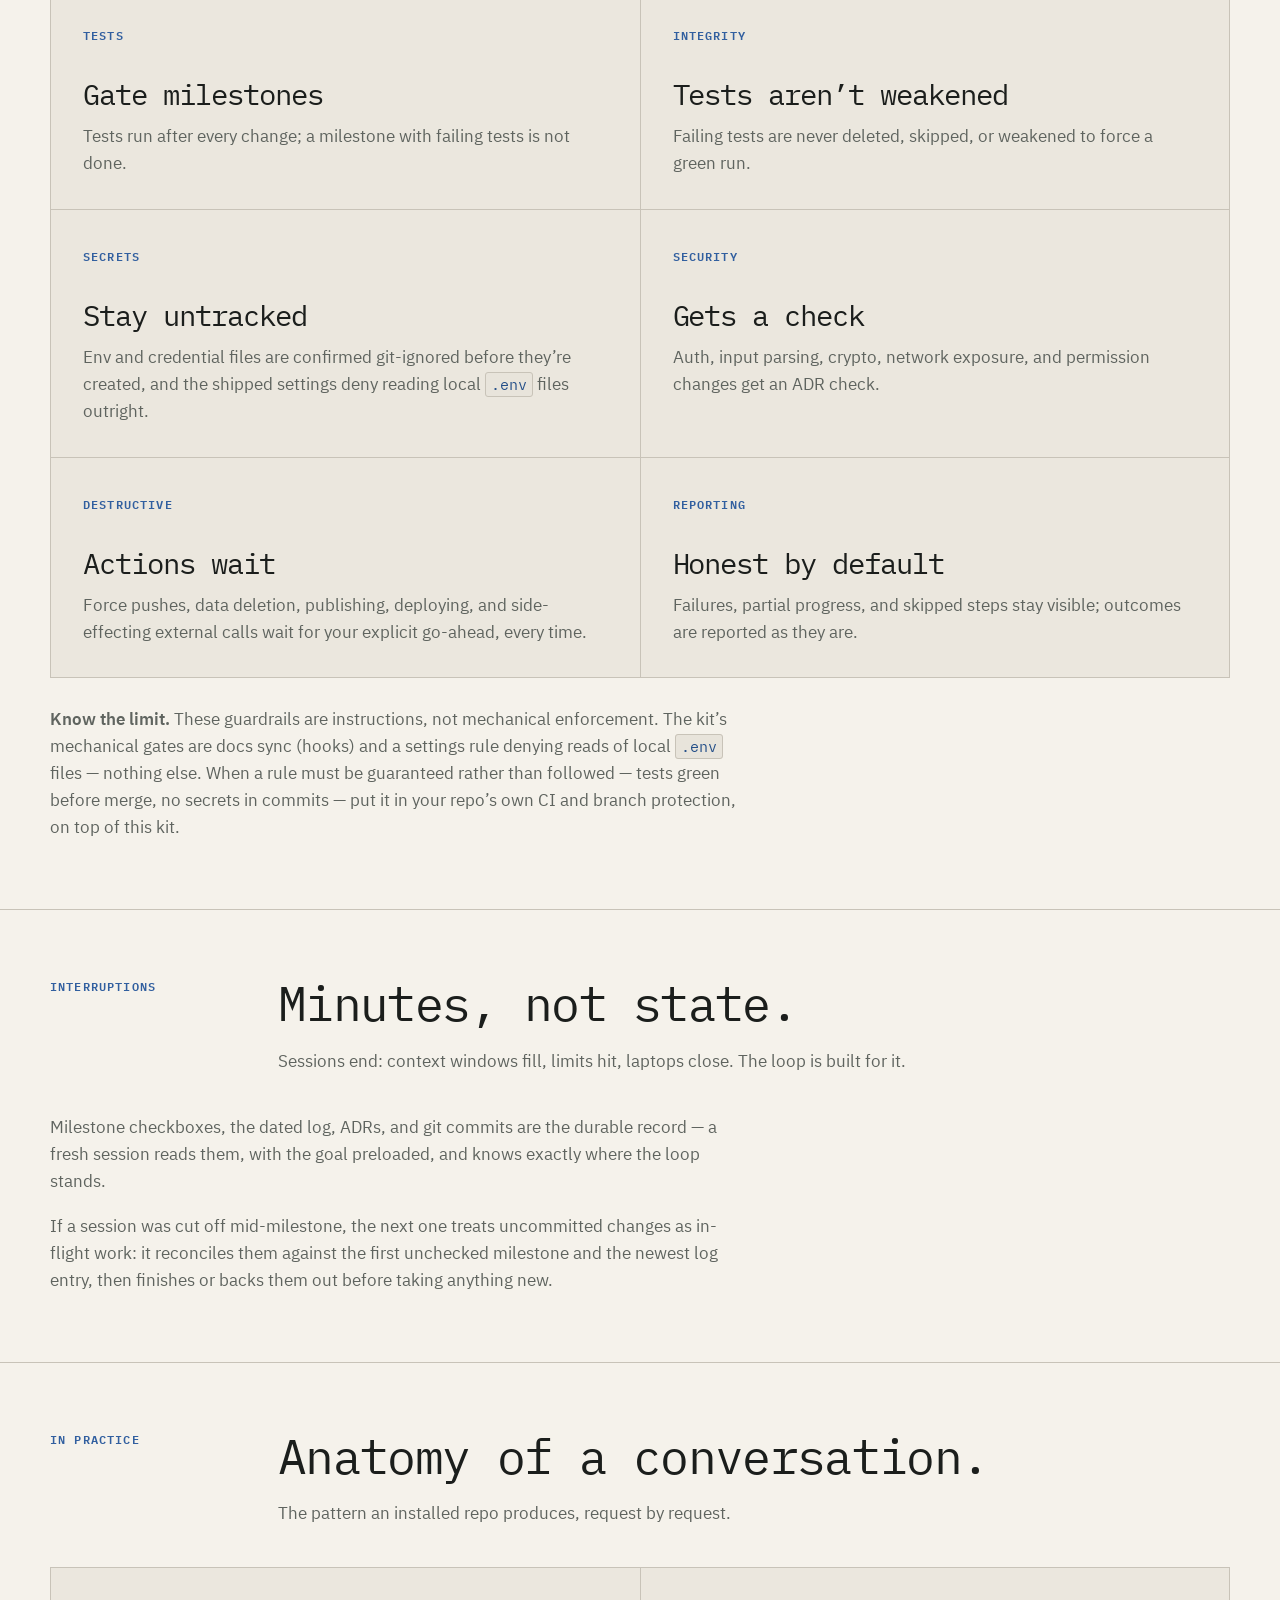
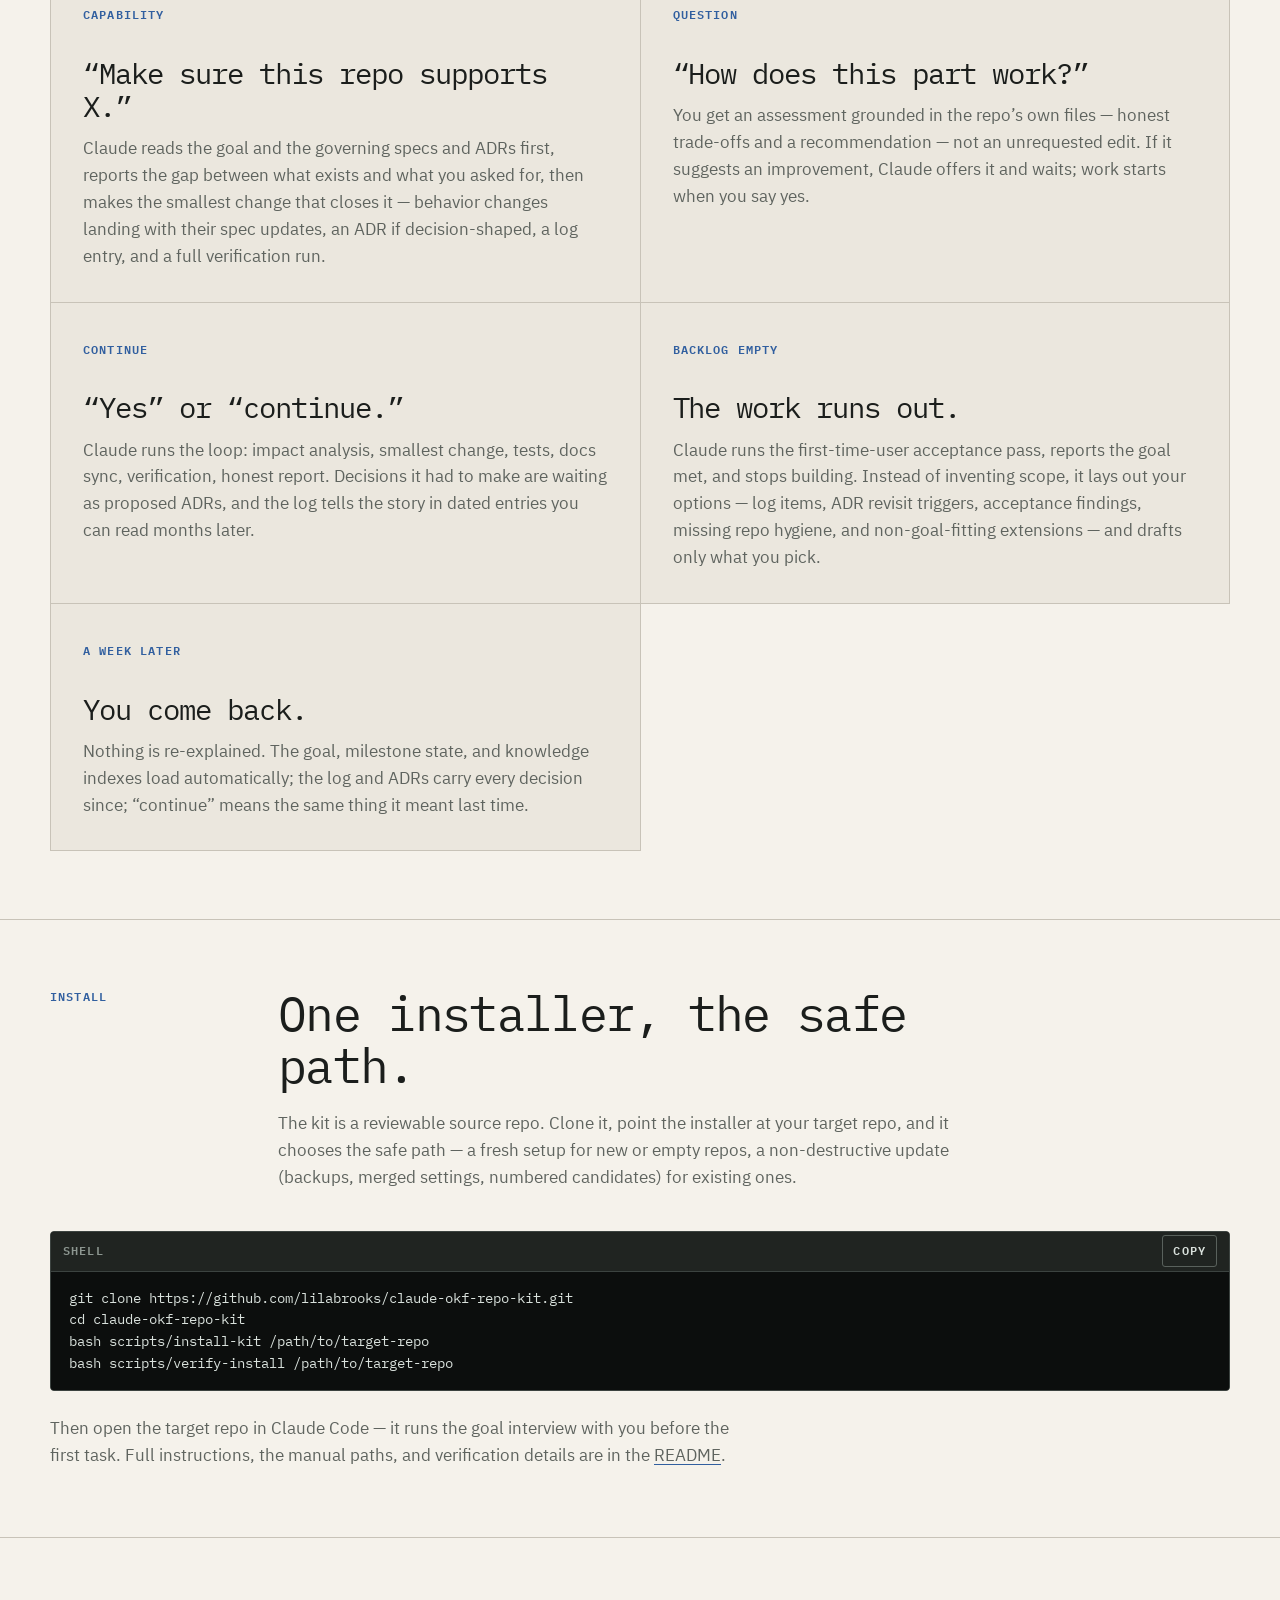
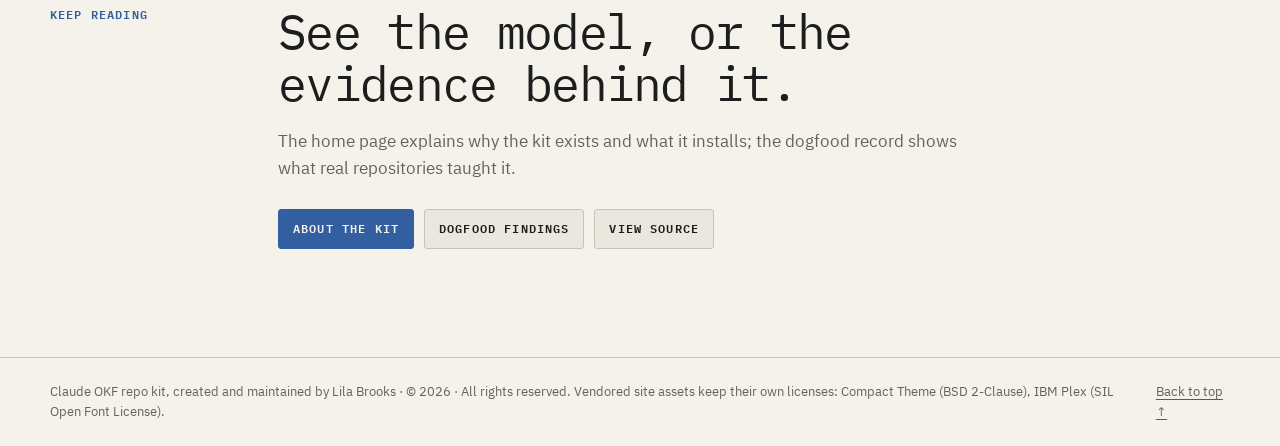
<file: site/how-it-works/index.html>
<!doctype html>
<html lang="en">
<head>
  <meta charset="utf-8">
  <meta name="viewport" content="width=device-width, initial-scale=1"><meta name="robots" content="noindex, follow">
  <title>How it works | Claude OKF repo kit</title>
  <meta name="description" content="What actually happens when you open a kit-installed repo and talk to Claude Code: session context, the goal interview, the agent loop, how decisions get made, the guardrails, and interrupted-session resume.">
  <meta name="author" content="Lila Brooks">
  <link rel="canonical" href="https://lilabrooks.github.io/claude-okf-repo-kit/how-it-works/">
  <meta property="og:type" content="article">
  <meta property="og:site_name" content="Claude OKF repo kit">
  <meta property="og:title" content="How it works | Claude OKF repo kit">
  <meta property="og:description" content="What actually happens when you open a kit-installed repo and talk to Claude Code — installed behavior, request by request.">
  <meta property="og:url" content="https://lilabrooks.github.io/claude-okf-repo-kit/how-it-works/">
  <meta property="og:image" content="https://lilabrooks.github.io/claude-okf-repo-kit/og.png">
  <meta property="og:image:type" content="image/png">
  <meta property="og:image:width" content="1200">
  <meta property="og:image:height" content="630">
  <meta property="og:image:alt" content="Claude OKF repo kit: Keep goal-directed Claude Code work reviewable in Git. Lila Brooks.">
  <meta name="twitter:card" content="summary_large_image">
  <meta name="twitter:title" content="How it works | Claude OKF repo kit">
  <meta name="twitter:description" content="What actually happens when you open a kit-installed repo and talk to Claude Code — installed behavior, request by request.">
  <meta name="twitter:image" content="https://lilabrooks.github.io/claude-okf-repo-kit/og.png">
  <meta name="twitter:image:alt" content="Claude OKF repo kit: Keep goal-directed Claude Code work reviewable in Git. Lila Brooks.">
  <script type="application/ld+json">
  {
    "@context": "https://schema.org",
    "@graph": [
      {
        "@type": "Person",
        "@id": "https://lilabrooks.github.io/claude-okf-repo-kit/#lila-brooks",
        "name": "Lila Brooks",
        "url": "https://lilabrooks.github.io/claude-okf-repo-kit/",
        "sameAs": "https://github.com/lilabrooks"
      },
      {
        "@type": "WebSite",
        "@id": "https://lilabrooks.github.io/claude-okf-repo-kit/#website",
        "url": "https://lilabrooks.github.io/claude-okf-repo-kit/",
        "name": "Claude OKF repo kit",
        "author": { "@id": "https://lilabrooks.github.io/claude-okf-repo-kit/#lila-brooks" },
        "copyrightHolder": { "@id": "https://lilabrooks.github.io/claude-okf-repo-kit/#lila-brooks" },
        "inLanguage": "en"
      },
      {
        "@type": "SoftwareSourceCode",
        "@id": "https://lilabrooks.github.io/claude-okf-repo-kit/#claude-okf-repo-kit",
        "name": "Claude OKF repo kit",
        "url": "https://lilabrooks.github.io/claude-okf-repo-kit/",
        "codeRepository": "https://github.com/lilabrooks/claude-okf-repo-kit",
        "author": { "@id": "https://lilabrooks.github.io/claude-okf-repo-kit/#lila-brooks" },
        "maintainer": { "@id": "https://lilabrooks.github.io/claude-okf-repo-kit/#lila-brooks" }
      },
      {
        "@type": "TechArticle",
        "@id": "https://lilabrooks.github.io/claude-okf-repo-kit/how-it-works/#article",
        "url": "https://lilabrooks.github.io/claude-okf-repo-kit/how-it-works/",
        "headline": "How Claude Code works with your repo",
        "description": "The installed behavior of a kit-managed repo: session context, the goal interview, the agent loop, decision policy, guardrails, and interrupted-session resume.",
        "author": { "@id": "https://lilabrooks.github.io/claude-okf-repo-kit/#lila-brooks" },
        "publisher": { "@id": "https://lilabrooks.github.io/claude-okf-repo-kit/#lila-brooks" },
        "about": { "@id": "https://lilabrooks.github.io/claude-okf-repo-kit/#claude-okf-repo-kit" },
        "isPartOf": { "@id": "https://lilabrooks.github.io/claude-okf-repo-kit/#website" },
        "image": "https://lilabrooks.github.io/claude-okf-repo-kit/og.png",
        "inLanguage": "en"
      }
    ]
  }
  </script>
  <link rel="icon" href="../favicon.svg" type="image/svg+xml">
  <link rel="stylesheet" href="../compact-theme.css">
  <script src="../compact-theme.js" defer></script>
</head>
<body>
  <a class="compact-skip-link" href="#content">Skip to content</a>
  <header class="compact-header compact-shell">
    <a class="compact-brand" href="../" aria-label="Claude OKF repo kit, home">
      <span class="compact-brand-mark">OKF</span>
      <span>Claude OKF repo kit</span>
    </a>
    <div class="compact-header-actions">
      <nav class="compact-nav" aria-label="Primary navigation">
        <a href="../">The kit</a>
        <a href="./" aria-current="page">How it works</a>
        <a href="../dogfood/">Dogfood</a>
        <a href="https://github.com/lilabrooks/claude-okf-repo-kit">Source</a>
      </nav>
      <button class="compact-theme-toggle" type="button" data-theme-toggle hidden>Theme</button>
    </div>
  </header>

  <main id="content">
    <div class="compact-hero compact-shell">
      <div>
        <p class="compact-eyebrow">How it works · installed behavior, not aspiration</p>
        <h1 class="compact-title">How Claude Code works with your repo.</h1>
      </div>
      <div>
        <p class="compact-lede">What actually happens when you open a kit-installed repo and talk to Claude Code — Anthropic’s agentic coding tool — with the kit shaping its agent loop through project memory, skills, and hooks. It is all written into the kit’s <code>CLAUDE.md</code>, loaded at the start of every session.</p>
      </div>
    </div>

    <section class="compact-section" aria-labelledby="start-title">
      <div class="compact-shell">
        <div class="compact-section-head">
          <p class="compact-eyebrow">Session start</p>
          <div>
            <h2 class="compact-section-title" id="start-title">Context without re-reading the repo.</h2>
            <p class="compact-section-copy">Claude Code never holds your whole repo in its context window, and it doesn’t need to.</p>
          </div>
        </div>
        <p class="compact-section-copy">The installed <code>CLAUDE.md</code> imports three small files at load time — <code>docs/GOAL.md</code> and the spec and ADR indexes — so every session begins already knowing the goal, which milestones are done, and what knowledge exists.</p>
        <p class="compact-section-copy">Full specs, ADRs, and code stay on disk until a task needs them; the indexes and the source-to-doc map tell Claude exactly which file to read for the task at hand. The conversation is a scratchpad; the docs bundle is the memory.</p>
      </div>
    </section>

    <section class="compact-section" aria-labelledby="interview-title">
      <div class="compact-shell">
        <div class="compact-section-head">
          <p class="compact-eyebrow">The first session</p>
          <div>
            <h2 class="compact-section-title" id="interview-title">A goal interview, not a blank form.</h2>
            <p class="compact-section-copy">If the goal file still contains template placeholders, Claude Code doesn’t start working — it interviews you first, a few questions at a time, and drafts the goal from your answers for your confirmation.</p>
          </div>
        </div>
        <ol style="max-width:44rem;margin:0;line-height:1.7;">
          <li>What are you building, and for whom?</li>
          <li>What exists when it’s done — concretely?</li>
          <li>What will users actually give it — realistic example inputs, including a messy or wrong one?</li>
          <li>How is that verified mechanically? What’s the test command?</li>
          <li>What should this repo deliberately <em>not</em> do?</li>
          <li>Which stack and dependency choices are fixed, and which may Claude decide later through proposed ADRs?</li>
          <li>What’s the first shippable slice, and how do we check it?</li>
        </ol>
        <p class="compact-section-copy">It pushes back on answers it can’t verify — “migrate the API to GraphQL” is a direction, not a done state — and in an existing codebase it proposes answers from the code first and lets you correct them.</p>
      </div>
    </section>

    <section class="compact-section" aria-labelledby="loop-title">
      <div class="compact-shell">
        <div class="compact-section-head">
          <p class="compact-eyebrow">Saying “continue”</p>
          <div>
            <h2 class="compact-section-title" id="loop-title">The agent loop.</h2>
            <p class="compact-section-copy">Once the goal exists, you don’t have to write tasks. Ask Claude Code to continue and its agent loop runs over the backlog — Claude directing its own tools and reading the test results as ground truth for whether a milestone is done.</p>
          </div>
        </div>
        <ol style="max-width:44rem;margin:0;line-height:1.7;">
          <li>Take the first unchecked milestone from <code>docs/GOAL.md</code>.</li>
          <li><strong>Impact analysis</strong> — name the specs and ADRs that govern the files about to change, and read them.</li>
          <li>Implement the smallest change that satisfies the milestone.</li>
          <li>Run the test command and make it pass.</li>
          <li><strong>Knowledge alignment</strong> — update the governing spec or ADR if behavior changed, and add a dated <code>docs/log.md</code> entry. The stale-map check catches anything missed.</li>
          <li>Check the milestone off only when its stated verification passes, then take the next one.</li>
        </ol>
        <p class="compact-section-copy">The loop stops on its own in exactly three cases: the backlog is empty, a decision reserved for you comes up, or you say stop. An empty backlog isn’t a dead end — Claude first runs an acceptance pass, exercising the deliverable the way a first-time user would, then reports the goal met with any still-proposed ADRs listed, and proposes candidate next milestones for you to choose from.</p>
      </div>
    </section>

    <section class="compact-section" aria-labelledby="division-title">
      <div class="compact-shell">
        <div class="compact-section-head">
          <p class="compact-eyebrow">Division of labor</p>
          <div>
            <h2 class="compact-section-title" id="division-title">Scripts for what must never vary. Hooks for what must never be skipped.</h2>
            <p class="compact-section-copy">Claude Code doesn’t recalculate the bookkeeping each session — the kit puts each kind of work where it is cheapest and most reliable, and reserves judgment for the parts that need thinking.</p>
          </div>
        </div>
        <div class="compact-grid">
          <article class="compact-card">
            <span class="compact-tag">Hooks</span>
            <h3 class="compact-card-title">Never skipped</h3>
            <p>The session-start inbox and the stop-time docs gate run as fixed code paths in the harness. Claude doesn’t choose to run them, and can’t forget them at the end of a long session.</p>
          </article>
          <article class="compact-card">
            <span class="compact-tag">Helper</span>
            <h3 class="compact-card-title">Never varies</h3>
            <p>The playbook binds Claude to <code>bash scripts/okf</code> for the mechanics — the next ADR number, index entries, staleness from the source map. Computed in code: zero model tokens, identical every session, no improvised numbering on a bad day.</p>
          </article>
          <article class="compact-card">
            <span class="compact-tag">Preloads</span>
            <h3 class="compact-card-title">Always known</h3>
            <p><code>CLAUDE.md</code> imports the goal and the spec and ADR indexes at load time, so every fresh context window starts with the map and reads individual documents from disk only on demand.</p>
          </article>
          <article class="compact-card">
            <span class="compact-tag">Judgment</span>
            <h3 class="compact-card-title">For the content</h3>
            <p>What a spec commits to, what an ADR argues, what code satisfies a milestone — the work that needs thinking stays with Claude, and stays reviewable.</p>
          </article>
        </div>
        <p class="compact-section-copy" style="margin-top:28px;"><strong>Misfires are harvested, not hidden.</strong> When a helper meets a shape it doesn’t recognize — an index kept as a table, a naming convention it hasn’t seen — it declines visibly rather than guessing, and Claude works around it in the open. That friction is carried back into the kit as a proposed change. A silent workaround would hide the defect and re-pay its cost in every session; harvesting it pays once, in the kit.</p>
      </div>
    </section>

    <section class="compact-section" aria-labelledby="decisions-title">
      <div class="compact-shell">
        <div class="compact-section-head">
          <p class="compact-eyebrow">Decisions</p>
          <div>
            <h2 class="compact-section-title" id="decisions-title">You own the goal; Claude drives the decisions that reach it — on the record.</h2>
            <p class="compact-section-copy">The division of labor is explicit, and every decision-shaped change leaves a reviewable trail.</p>
          </div>
        </div>
        <div class="compact-grid">
          <article class="compact-card">
            <span class="compact-tag">Claude decides</span>
            <h3 class="compact-card-title">Inside the guardrails</h3>
            <p>Implementation choices inside existing specs, accepted ADRs, and the guardrails are Claude’s to make without asking.</p>
          </article>
          <article class="compact-card">
            <span class="compact-tag">Proposed ADR</span>
            <h3 class="compact-card-title">Decision-shaped changes</h3>
            <p>A new dependency, persistence model, auth approach, API contract, or deployment shape starts with an ADR Claude writes itself — marked <code>status: proposed</code> with context, decision, alternatives, consequences, and a rollback trigger — implemented against and flagged for you.</p>
          </article>
          <article class="compact-card">
            <span class="compact-tag">You review</span>
            <h3 class="compact-card-title">Asynchronously</h3>
            <p>Scan the ADR folder (<code>docs/adr/</code> by default) for proposed entries (or run <code>bash scripts/okf pending</code>) and accept, request changes, or revert — frontmatter status and body-style <code>- Status:</code> conventions both count. Accepting flips the status to accepted and binds every future session; a session-start note counts what still awaits you.</p>
          </article>
          <article class="compact-card">
            <span class="compact-tag">You alone</span>
            <h3 class="compact-card-title">Reserved decisions</h3>
            <p>Changing the goal, superseding an accepted ADR, and every action the guardrails gate.</p>
          </article>
        </div>
      </div>
    </section>

    <section class="compact-section" aria-labelledby="guardrails-title">
      <div class="compact-shell">
        <div class="compact-section-head">
          <p class="compact-eyebrow">Guardrails</p>
          <div>
            <h2 class="compact-section-title" id="guardrails-title">Standing in every session.</h2>
            <p class="compact-section-copy">The same rules hold across every session, whoever is driving.</p>
          </div>
        </div>
        <div class="compact-grid">
          <article class="compact-card"><span class="compact-tag">Tests</span><h3 class="compact-card-title">Gate milestones</h3><p>Tests run after every change; a milestone with failing tests is not done.</p></article>
          <article class="compact-card"><span class="compact-tag">Integrity</span><h3 class="compact-card-title">Tests aren’t weakened</h3><p>Failing tests are never deleted, skipped, or weakened to force a green run.</p></article>
          <article class="compact-card"><span class="compact-tag">Secrets</span><h3 class="compact-card-title">Stay untracked</h3><p>Env and credential files are confirmed git-ignored before they’re created, and the shipped settings deny reading local <code>.env</code> files outright.</p></article>
          <article class="compact-card"><span class="compact-tag">Security</span><h3 class="compact-card-title">Gets a check</h3><p>Auth, input parsing, crypto, network exposure, and permission changes get an ADR check.</p></article>
          <article class="compact-card"><span class="compact-tag">Destructive</span><h3 class="compact-card-title">Actions wait</h3><p>Force pushes, data deletion, publishing, deploying, and side-effecting external calls wait for your explicit go-ahead, every time.</p></article>
          <article class="compact-card"><span class="compact-tag">Reporting</span><h3 class="compact-card-title">Honest by default</h3><p>Failures, partial progress, and skipped steps stay visible; outcomes are reported as they are.</p></article>
        </div>
        <p class="compact-section-copy" style="margin-top:28px;"><strong>Know the limit.</strong> These guardrails are instructions, not mechanical enforcement. The kit’s mechanical gates are docs sync (hooks) and a settings rule denying reads of local <code>.env</code> files — nothing else. When a rule must be guaranteed rather than followed — tests green before merge, no secrets in commits — put it in your repo’s own CI and branch protection, on top of this kit.</p>
      </div>
    </section>

    <section class="compact-section" aria-labelledby="resume-title">
      <div class="compact-shell">
        <div class="compact-section-head">
          <p class="compact-eyebrow">Interruptions</p>
          <div>
            <h2 class="compact-section-title" id="resume-title">Minutes, not state.</h2>
            <p class="compact-section-copy">Sessions end: context windows fill, limits hit, laptops close. The loop is built for it.</p>
          </div>
        </div>
        <p class="compact-section-copy">Milestone checkboxes, the dated log, ADRs, and git commits are the durable record — a fresh session reads them, with the goal preloaded, and knows exactly where the loop stands.</p>
        <p class="compact-section-copy">If a session was cut off mid-milestone, the next one treats uncommitted changes as in-flight work: it reconciles them against the first unchecked milestone and the newest log entry, then finishes or backs them out before taking anything new.</p>
      </div>
    </section>

    <section class="compact-section" aria-labelledby="anatomy-title">
      <div class="compact-shell">
        <div class="compact-section-head">
          <p class="compact-eyebrow">In practice</p>
          <div>
            <h2 class="compact-section-title" id="anatomy-title">Anatomy of a conversation.</h2>
            <p class="compact-section-copy">The pattern an installed repo produces, request by request.</p>
          </div>
        </div>
        <div class="compact-grid">
          <article class="compact-card"><span class="compact-tag">Capability</span><h3 class="compact-card-title">“Make sure this repo supports X.”</h3><p>Claude reads the goal and the governing specs and ADRs first, reports the gap between what exists and what you asked for, then makes the smallest change that closes it — behavior changes landing with their spec updates, an ADR if decision-shaped, a log entry, and a full verification run.</p></article>
          <article class="compact-card"><span class="compact-tag">Question</span><h3 class="compact-card-title">“How does this part work?”</h3><p>You get an assessment grounded in the repo’s own files — honest trade-offs and a recommendation — not an unrequested edit. If it suggests an improvement, Claude offers it and waits; work starts when you say yes.</p></article>
          <article class="compact-card"><span class="compact-tag">Continue</span><h3 class="compact-card-title">“Yes” or “continue.”</h3><p>Claude runs the loop: impact analysis, smallest change, tests, docs sync, verification, honest report. Decisions it had to make are waiting as proposed ADRs, and the log tells the story in dated entries you can read months later.</p></article>
          <article class="compact-card"><span class="compact-tag">Backlog empty</span><h3 class="compact-card-title">The work runs out.</h3><p>Claude runs the first-time-user acceptance pass, reports the goal met, and stops building. Instead of inventing scope, it lays out your options — log items, ADR revisit triggers, acceptance findings, missing repo hygiene, and non-goal-fitting extensions — and drafts only what you pick.</p></article>
          <article class="compact-card"><span class="compact-tag">A week later</span><h3 class="compact-card-title">You come back.</h3><p>Nothing is re-explained. The goal, milestone state, and knowledge indexes load automatically; the log and ADRs carry every decision since; “continue” means the same thing it meant last time.</p></article>
        </div>
      </div>
    </section>

    <section class="compact-section" aria-labelledby="install-title">
      <div class="compact-shell">
        <div class="compact-section-head">
          <p class="compact-eyebrow">Install</p>
          <div>
            <h2 class="compact-section-title" id="install-title">One installer, the safe path.</h2>
            <p class="compact-section-copy">The kit is a reviewable source repo. Clone it, point the installer at your target repo, and it chooses the safe path — a fresh setup for new or empty repos, a non-destructive update (backups, merged settings, numbered candidates) for existing ones.</p>
          </div>
        </div>
        <pre data-code-label="Shell"><code class="language-shell">git clone https://github.com/lilabrooks/claude-okf-repo-kit.git
cd claude-okf-repo-kit
bash scripts/install-kit /path/to/target-repo
bash scripts/verify-install /path/to/target-repo</code></pre>
        <p class="compact-section-copy" style="margin-top:24px;">Then open the target repo in Claude Code — it runs the goal interview with you before the first task. Full instructions, the manual paths, and verification details are in the <a href="https://github.com/lilabrooks/claude-okf-repo-kit#readme">README</a>.</p>
      </div>
    </section>

    <section class="compact-section" aria-labelledby="cta-title">
      <div class="compact-shell">
        <div class="compact-section-head">
          <p class="compact-eyebrow">Keep reading</p>
          <div>
            <h2 class="compact-section-title" id="cta-title">See the model, or the evidence behind it.</h2>
            <p class="compact-section-copy">The home page explains why the kit exists and what it installs; the dogfood record shows what real repositories taught it.</p>
            <div class="compact-actions">
              <a class="compact-button compact-button-primary" href="../">About the kit</a>
              <a class="compact-button" href="../dogfood/">Dogfood findings</a>
              <a class="compact-button" href="https://github.com/lilabrooks/claude-okf-repo-kit">View source</a>
            </div>
          </div>
        </div>
      </div>
    </section>
  </main>

  <footer class="compact-footer compact-shell">
    <span>Claude OKF repo kit, created and maintained by Lila Brooks · © 2026 · All rights reserved. Vendored site assets keep their own licenses: Compact Theme (BSD 2-Clause), IBM Plex (SIL Open Font License).</span>
    <a href="#content">Back to top ↑</a>
  </footer>
</body>
</html>
</file>
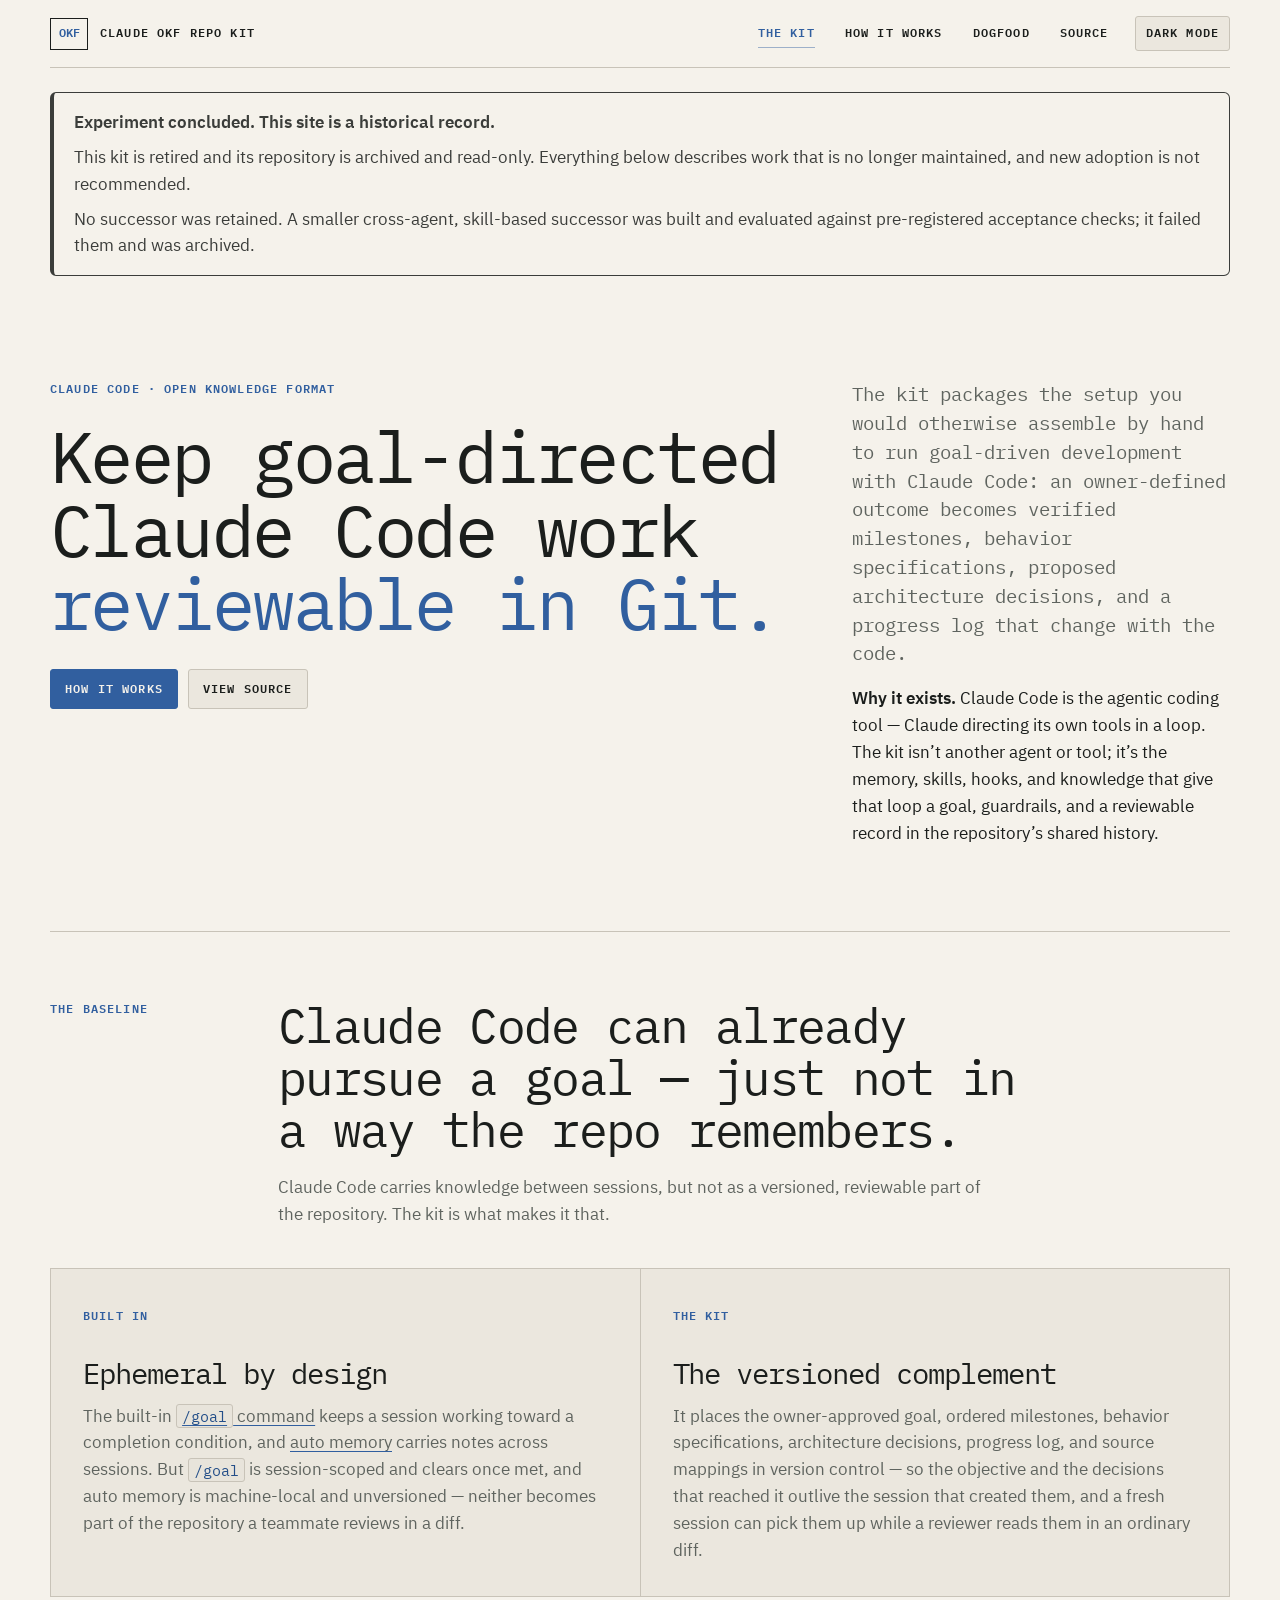
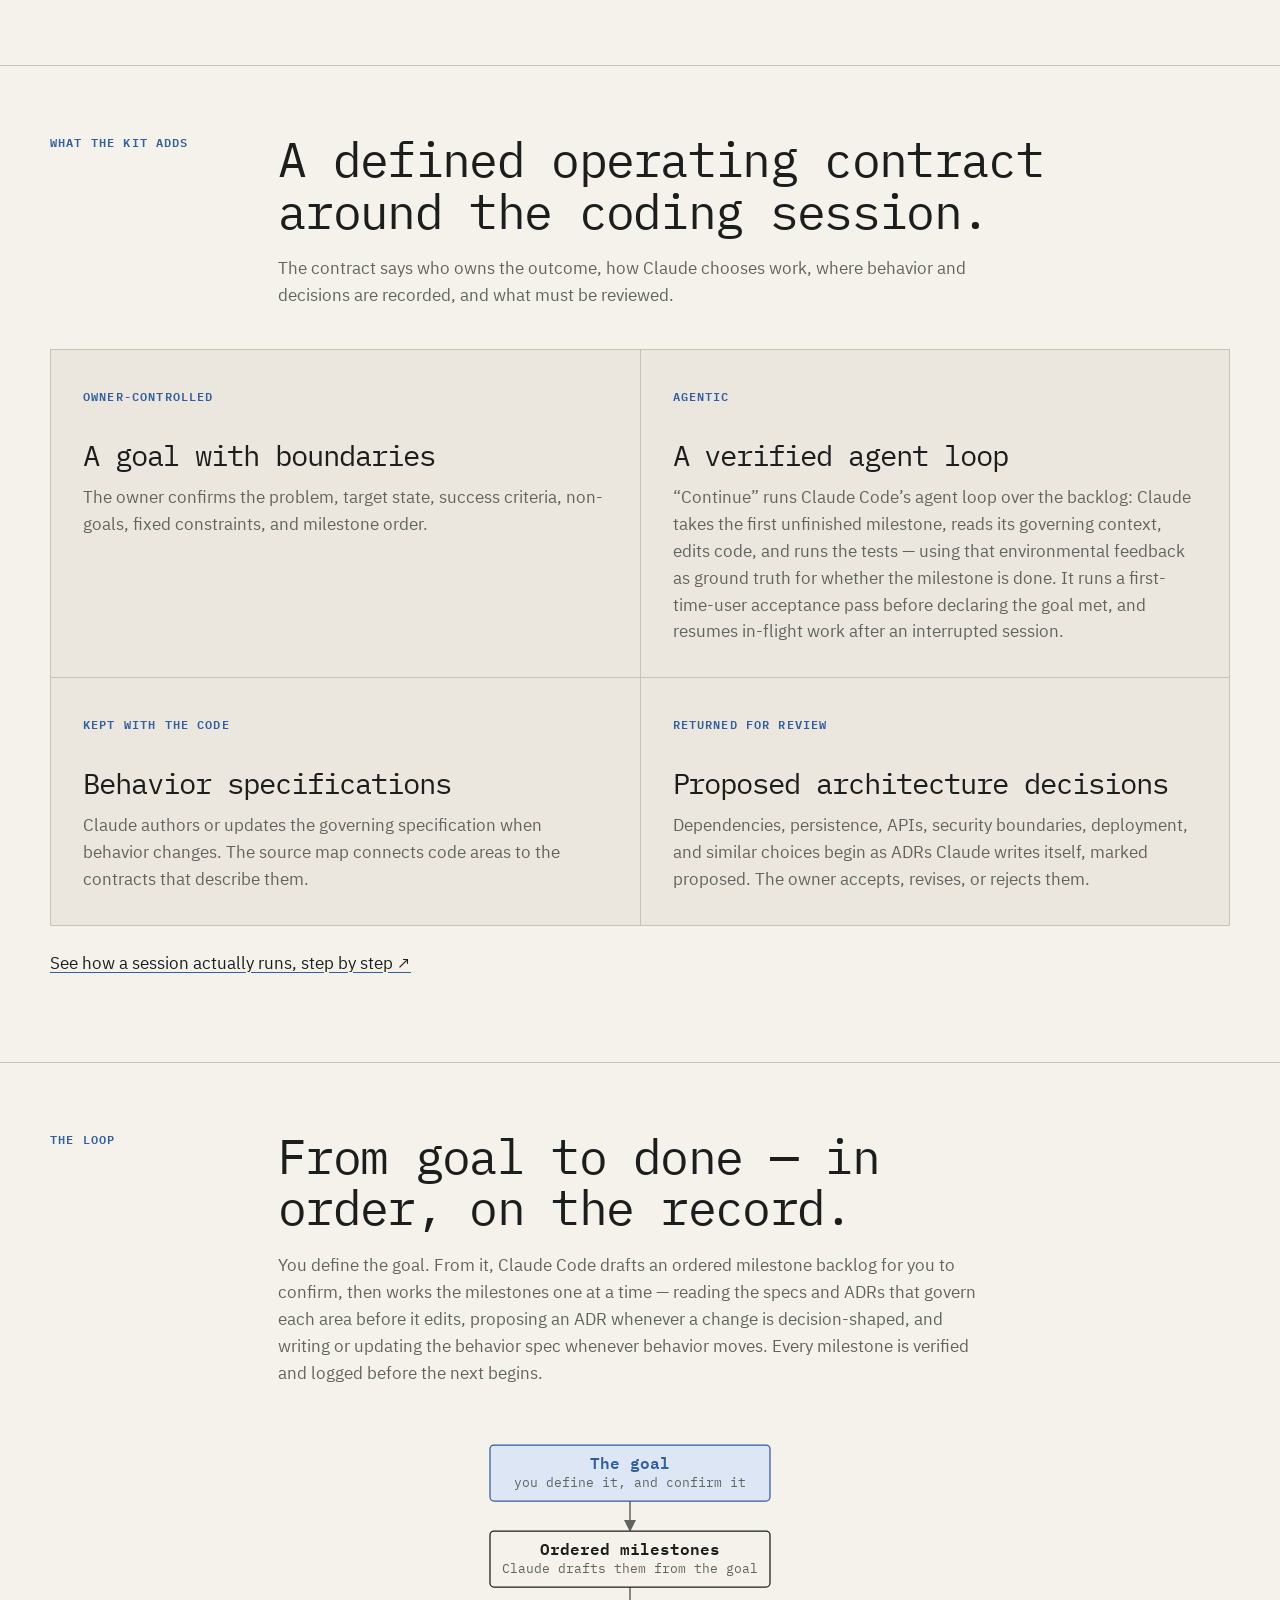
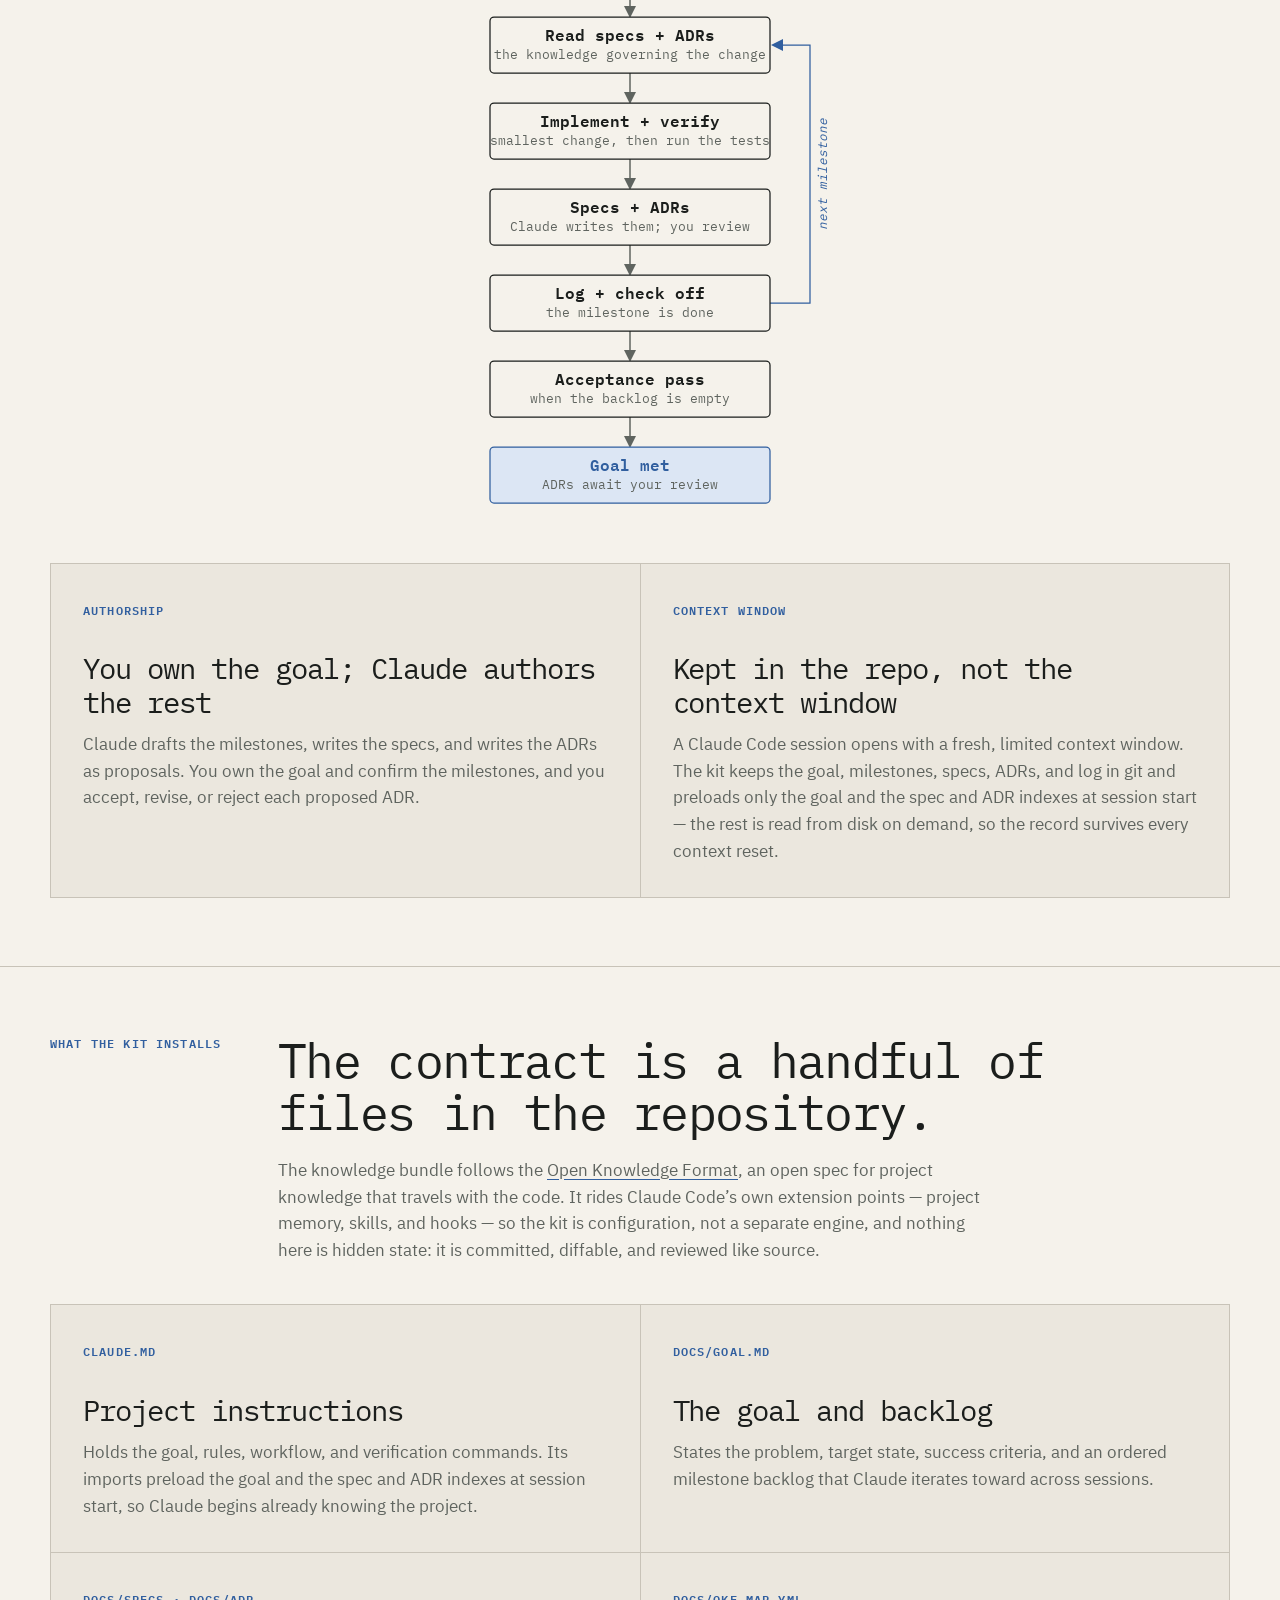
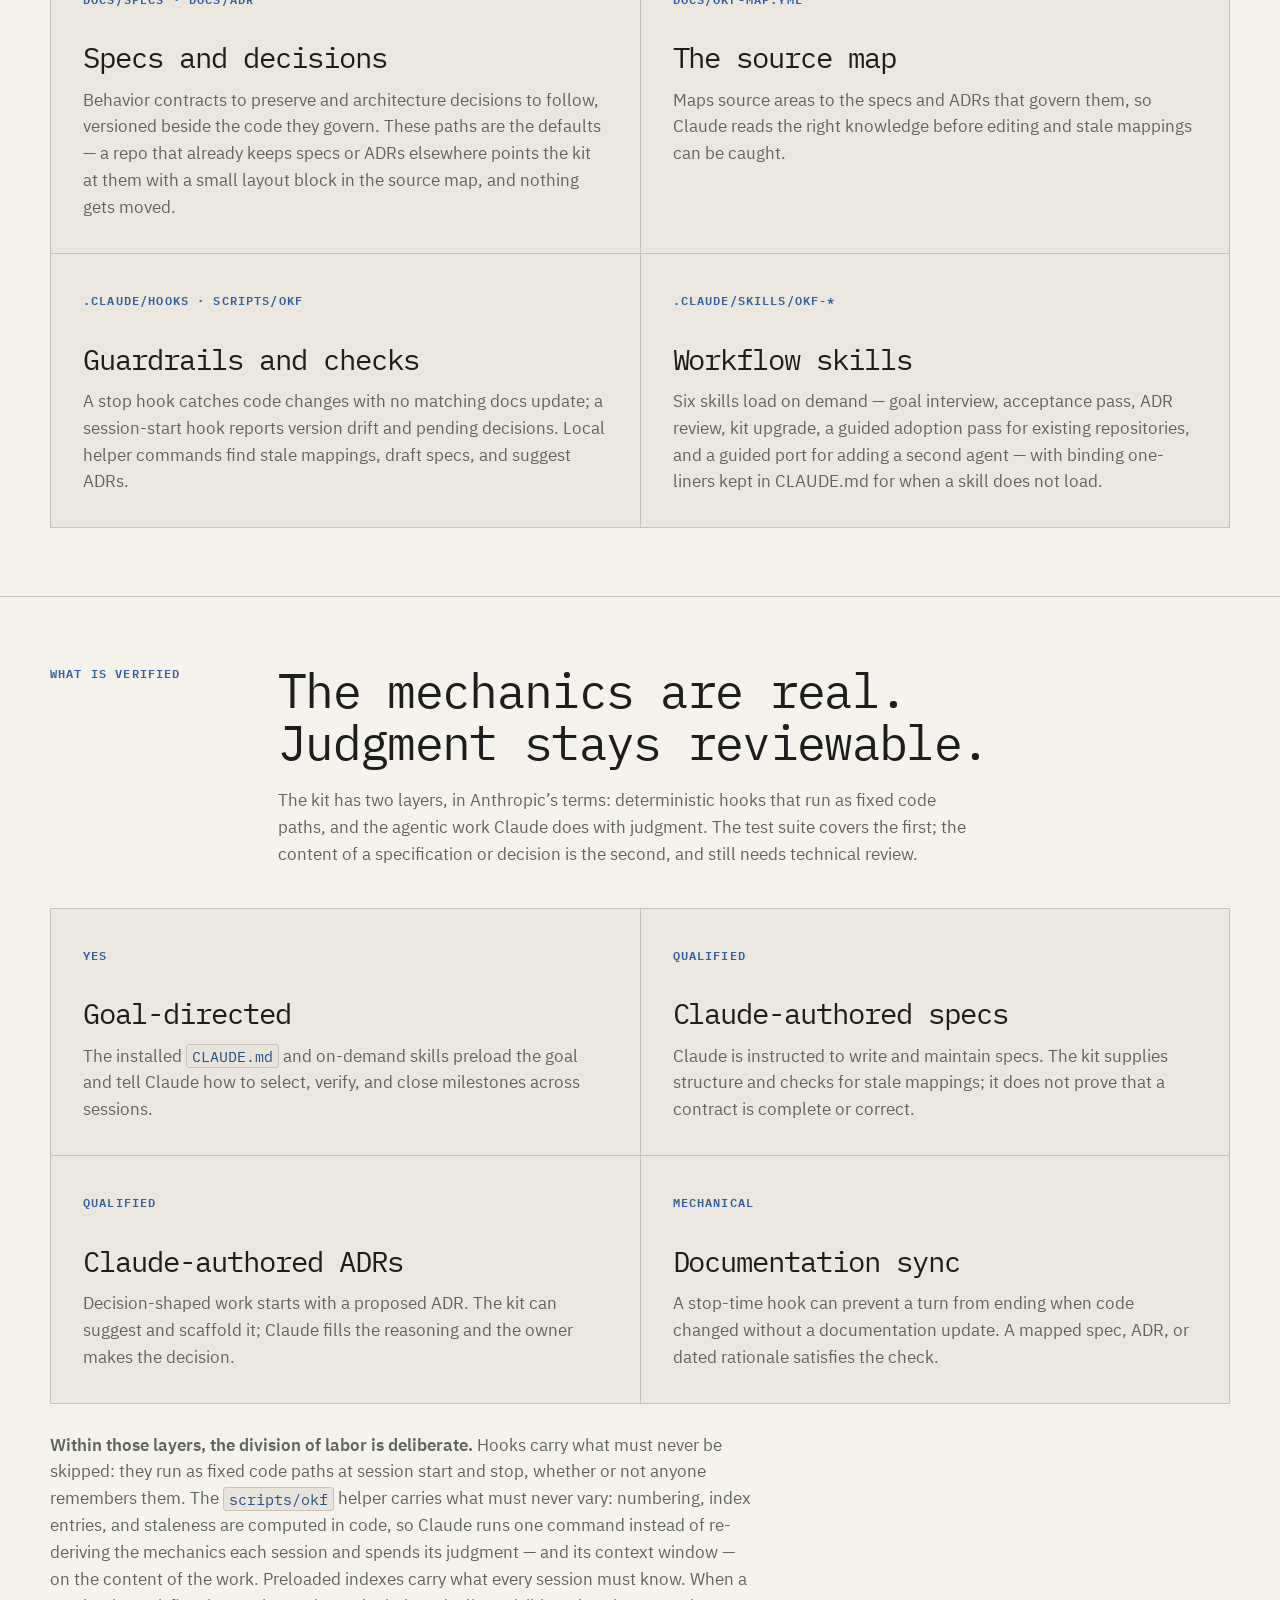
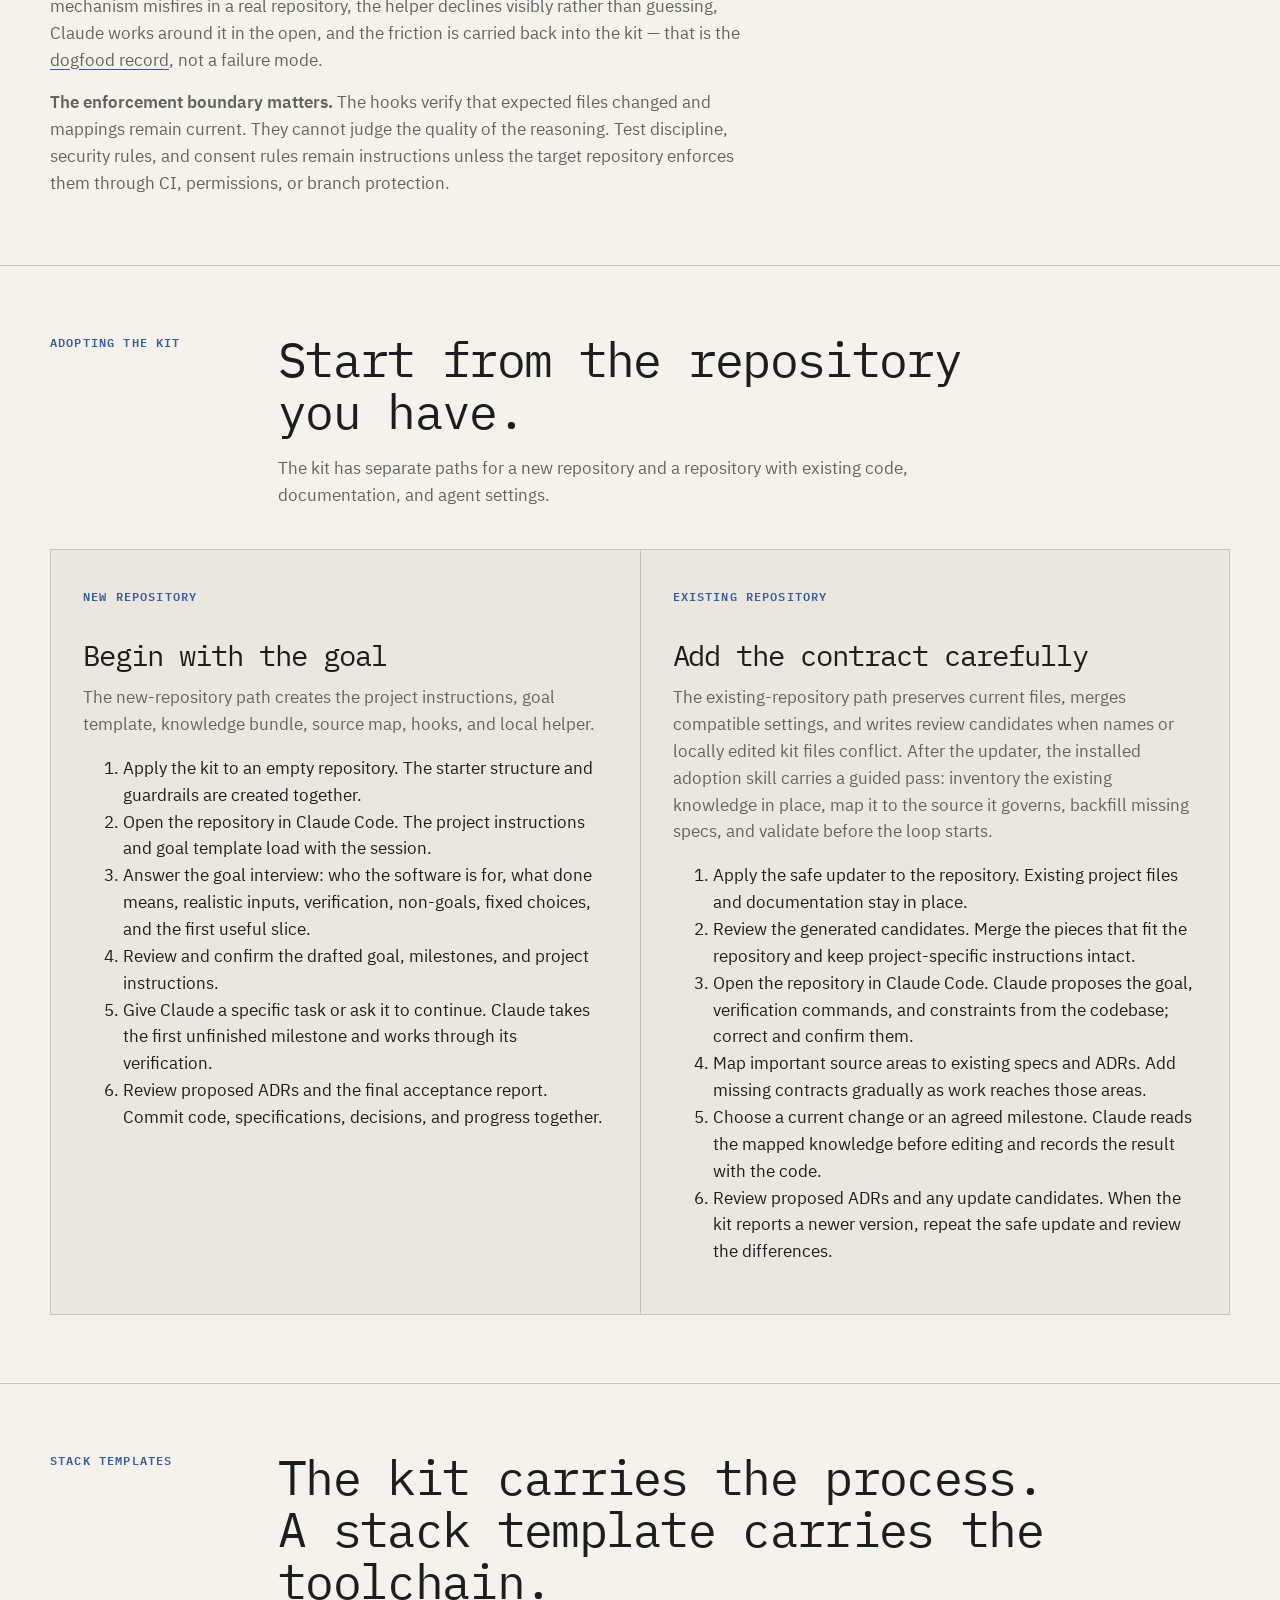
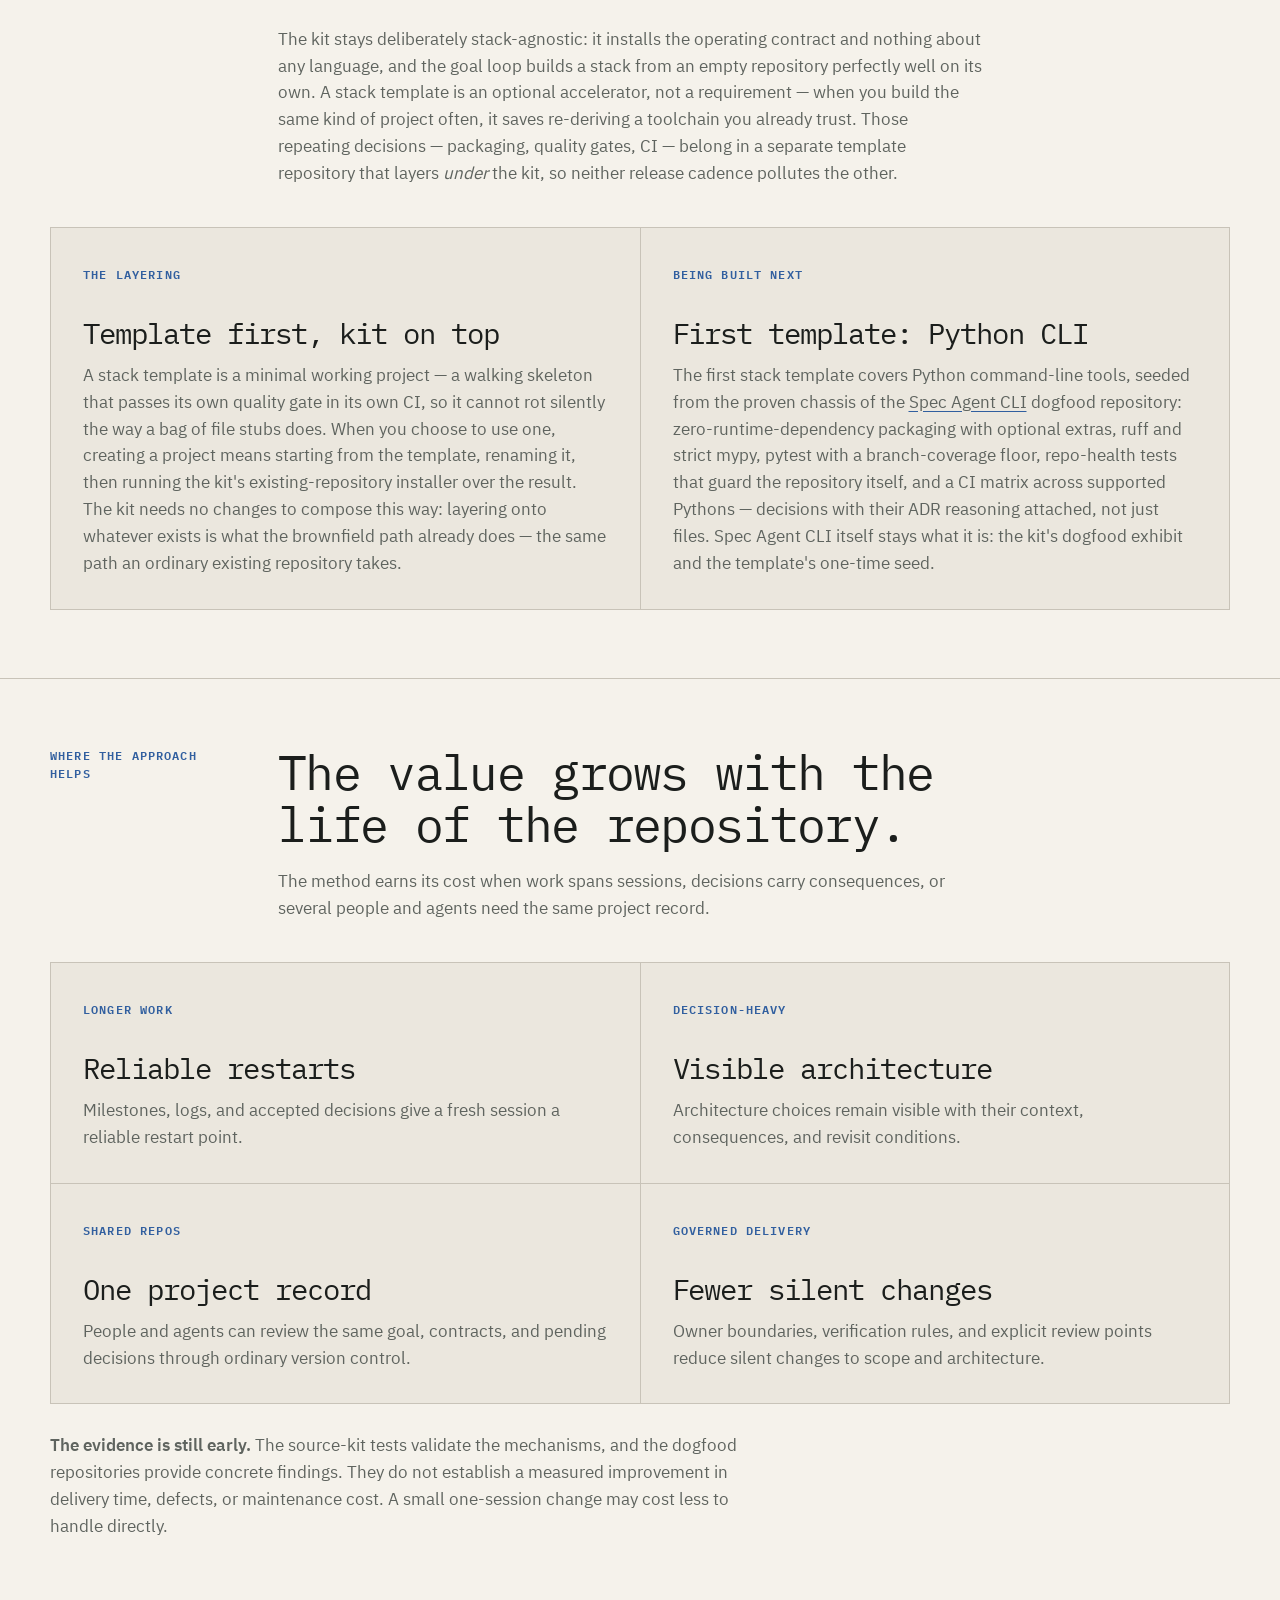
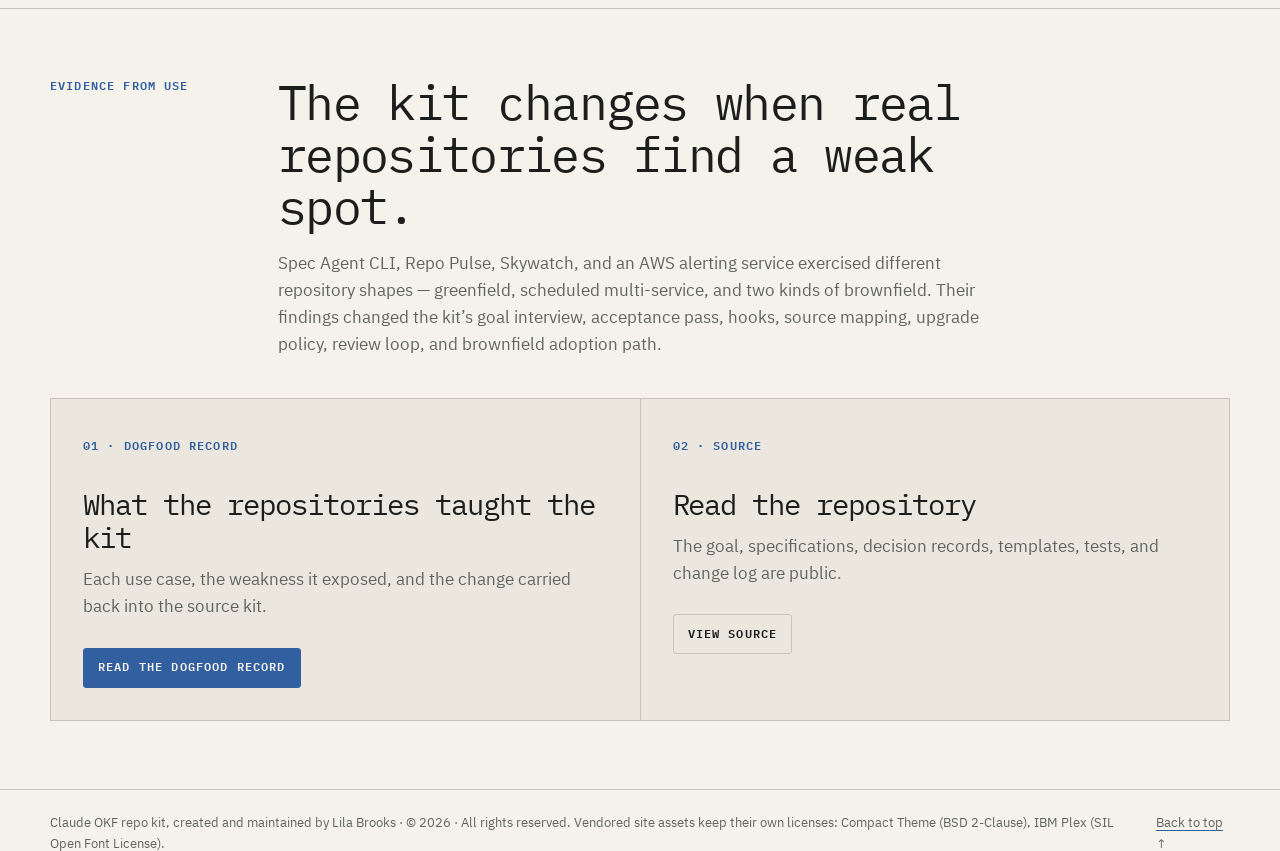
<file: site/notes/index.html>
<!doctype html><html lang="en"><head><meta charset="utf-8"><meta name="viewport" content="width=device-width, initial-scale=1"><meta name="robots" content="noindex, follow"><title>Page moved | Claude OKF repo kit</title><meta http-equiv="refresh" content="0; url=../"><link rel="canonical" href="https://lilabrooks.github.io/claude-okf-repo-kit/"><link rel="stylesheet" href="../compact-theme.css"></head><body><main class="compact-shell" style="padding-block:80px;"><p class="compact-eyebrow">Moved</p><h1 class="compact-title">Moved.</h1><p class="compact-lede" style="margin-top:20px;">This material now belongs to the main explanation of the kit.</p><p class="compact-actions"><a class="compact-button compact-button-primary" href="../">Read about the kit</a></p></main></body></html>
</file>
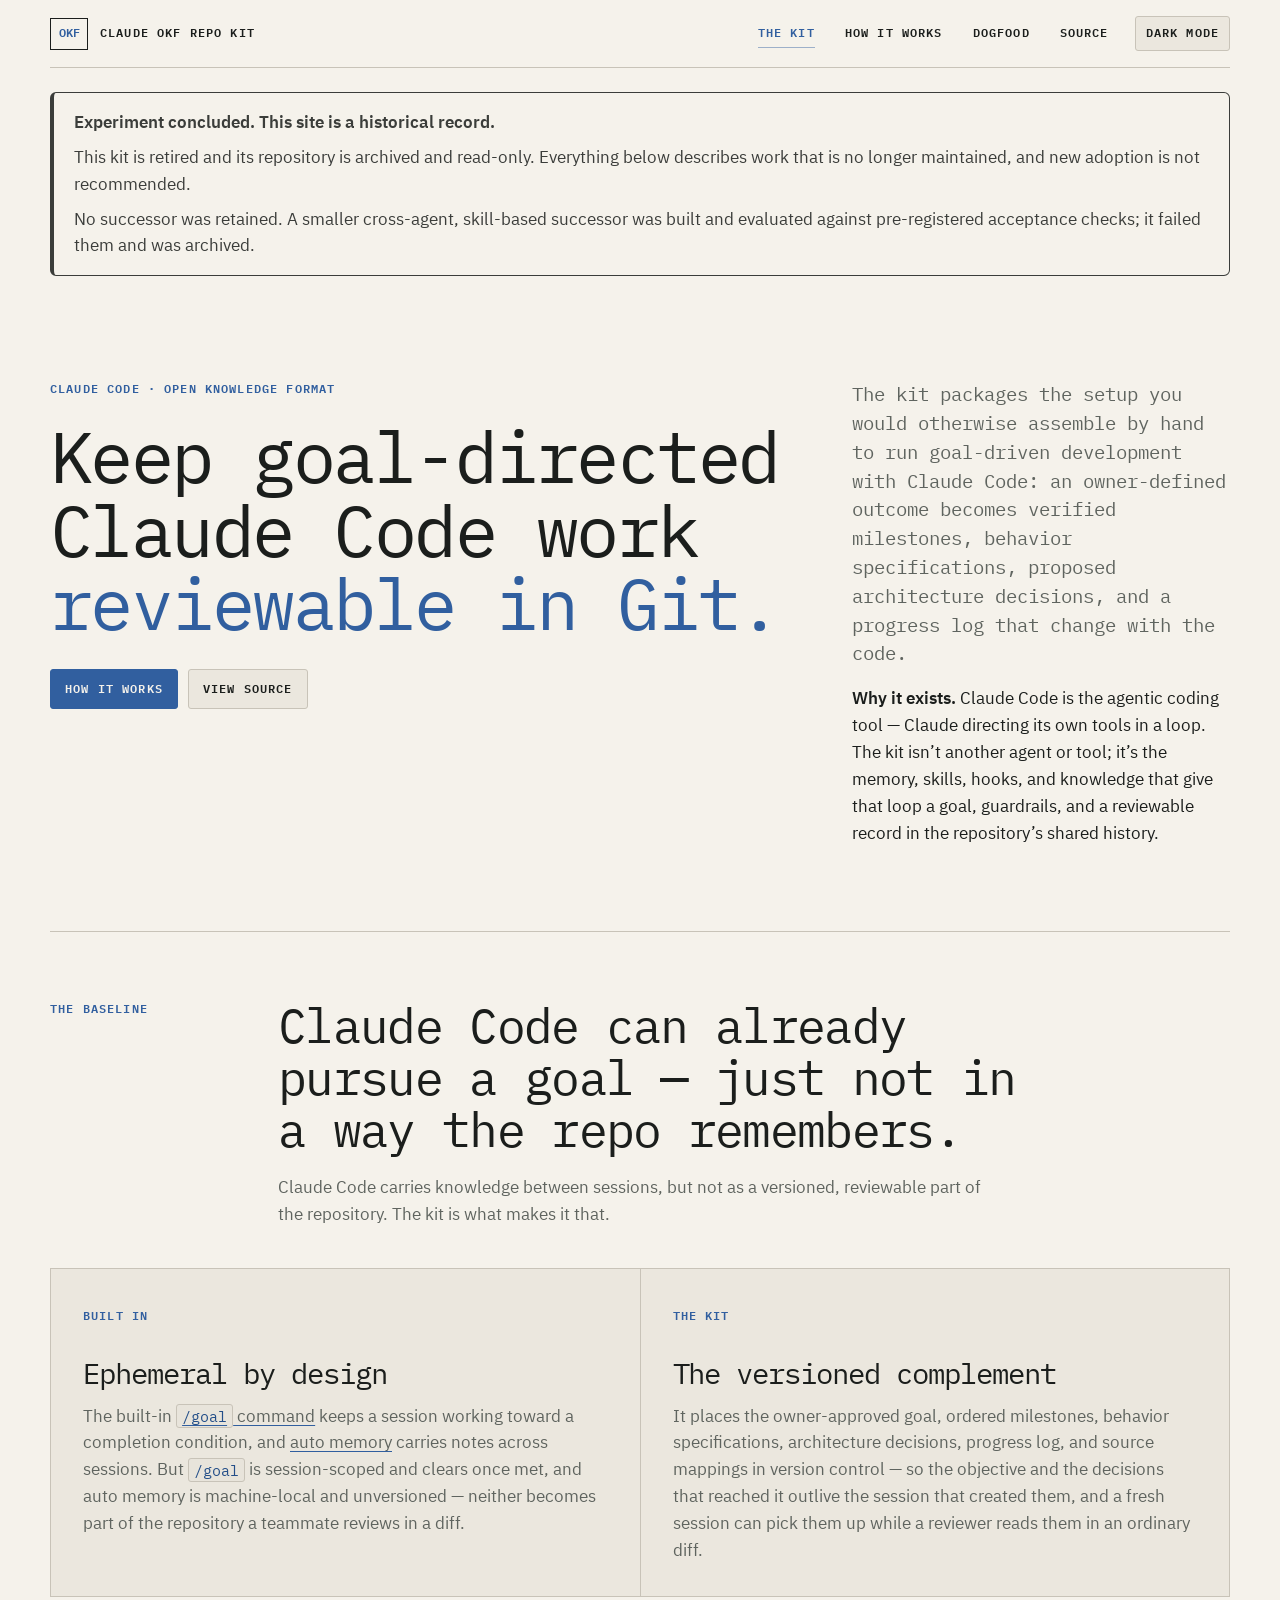
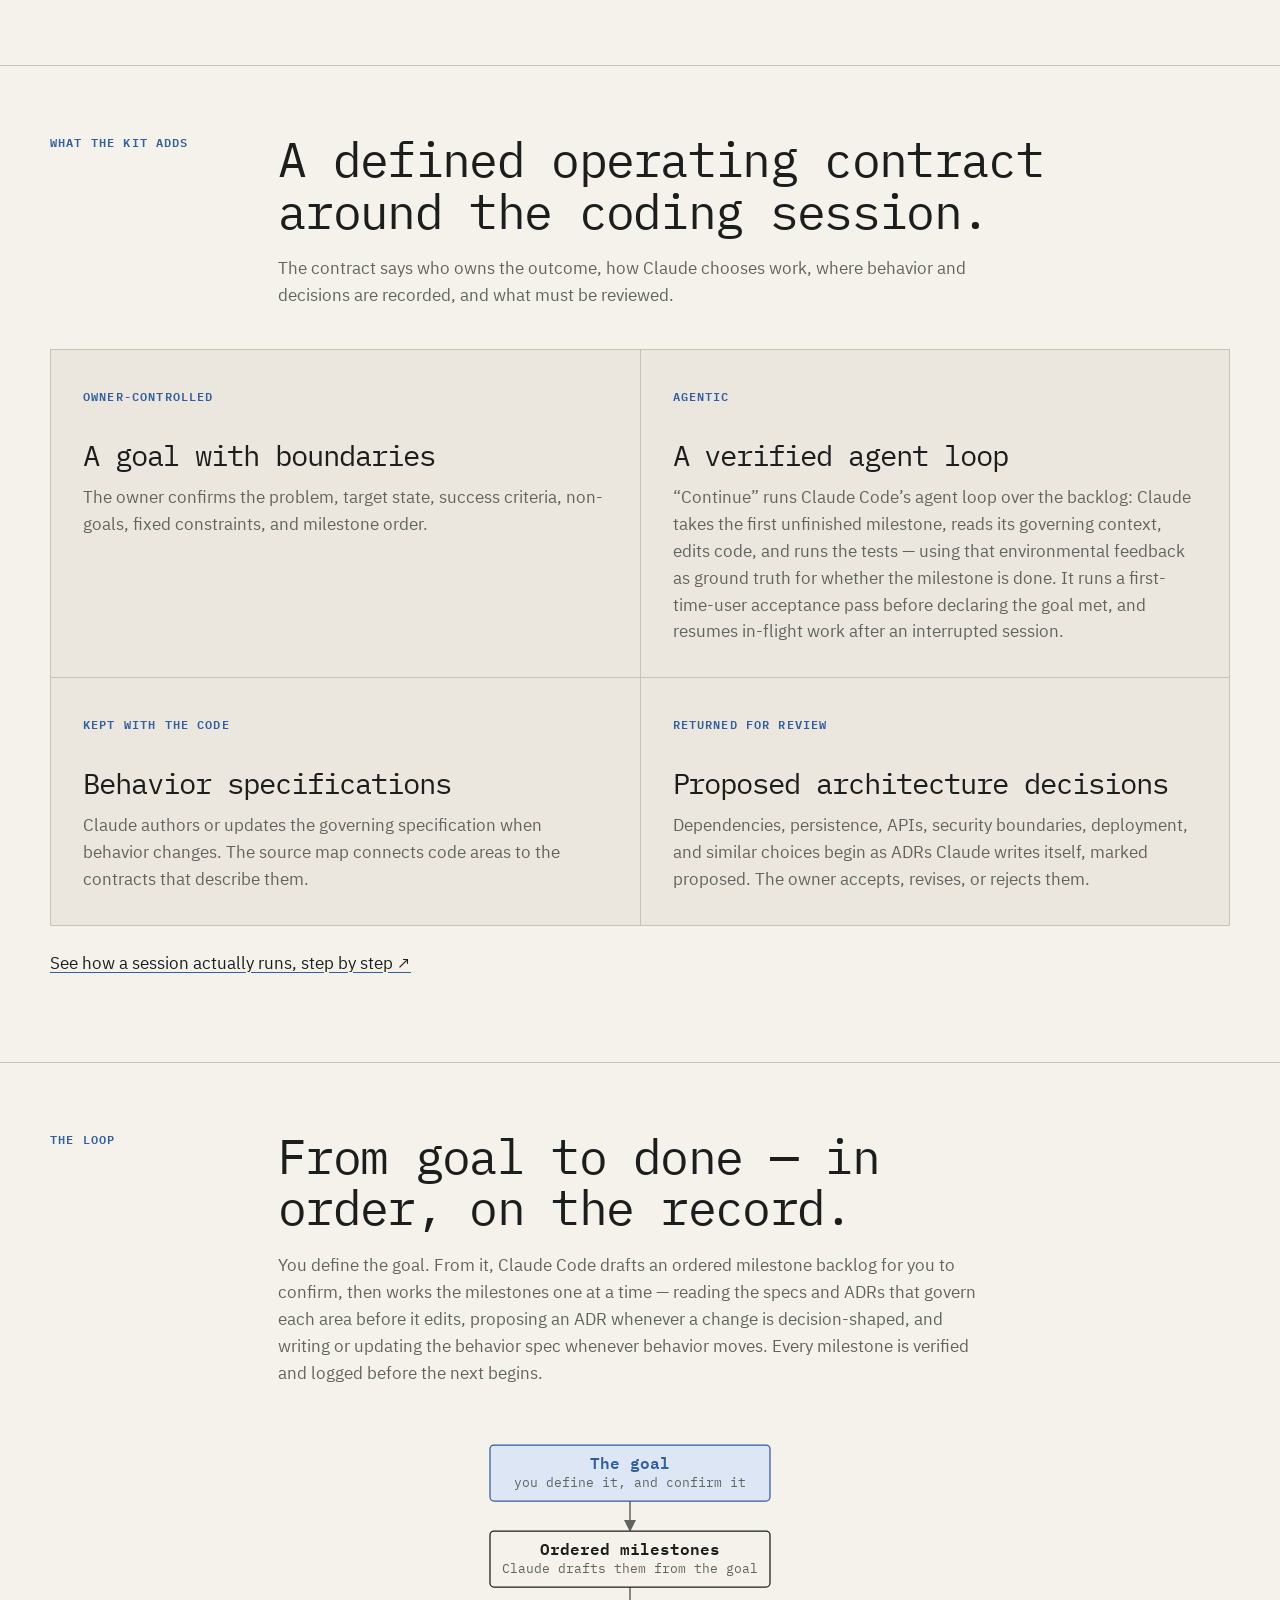
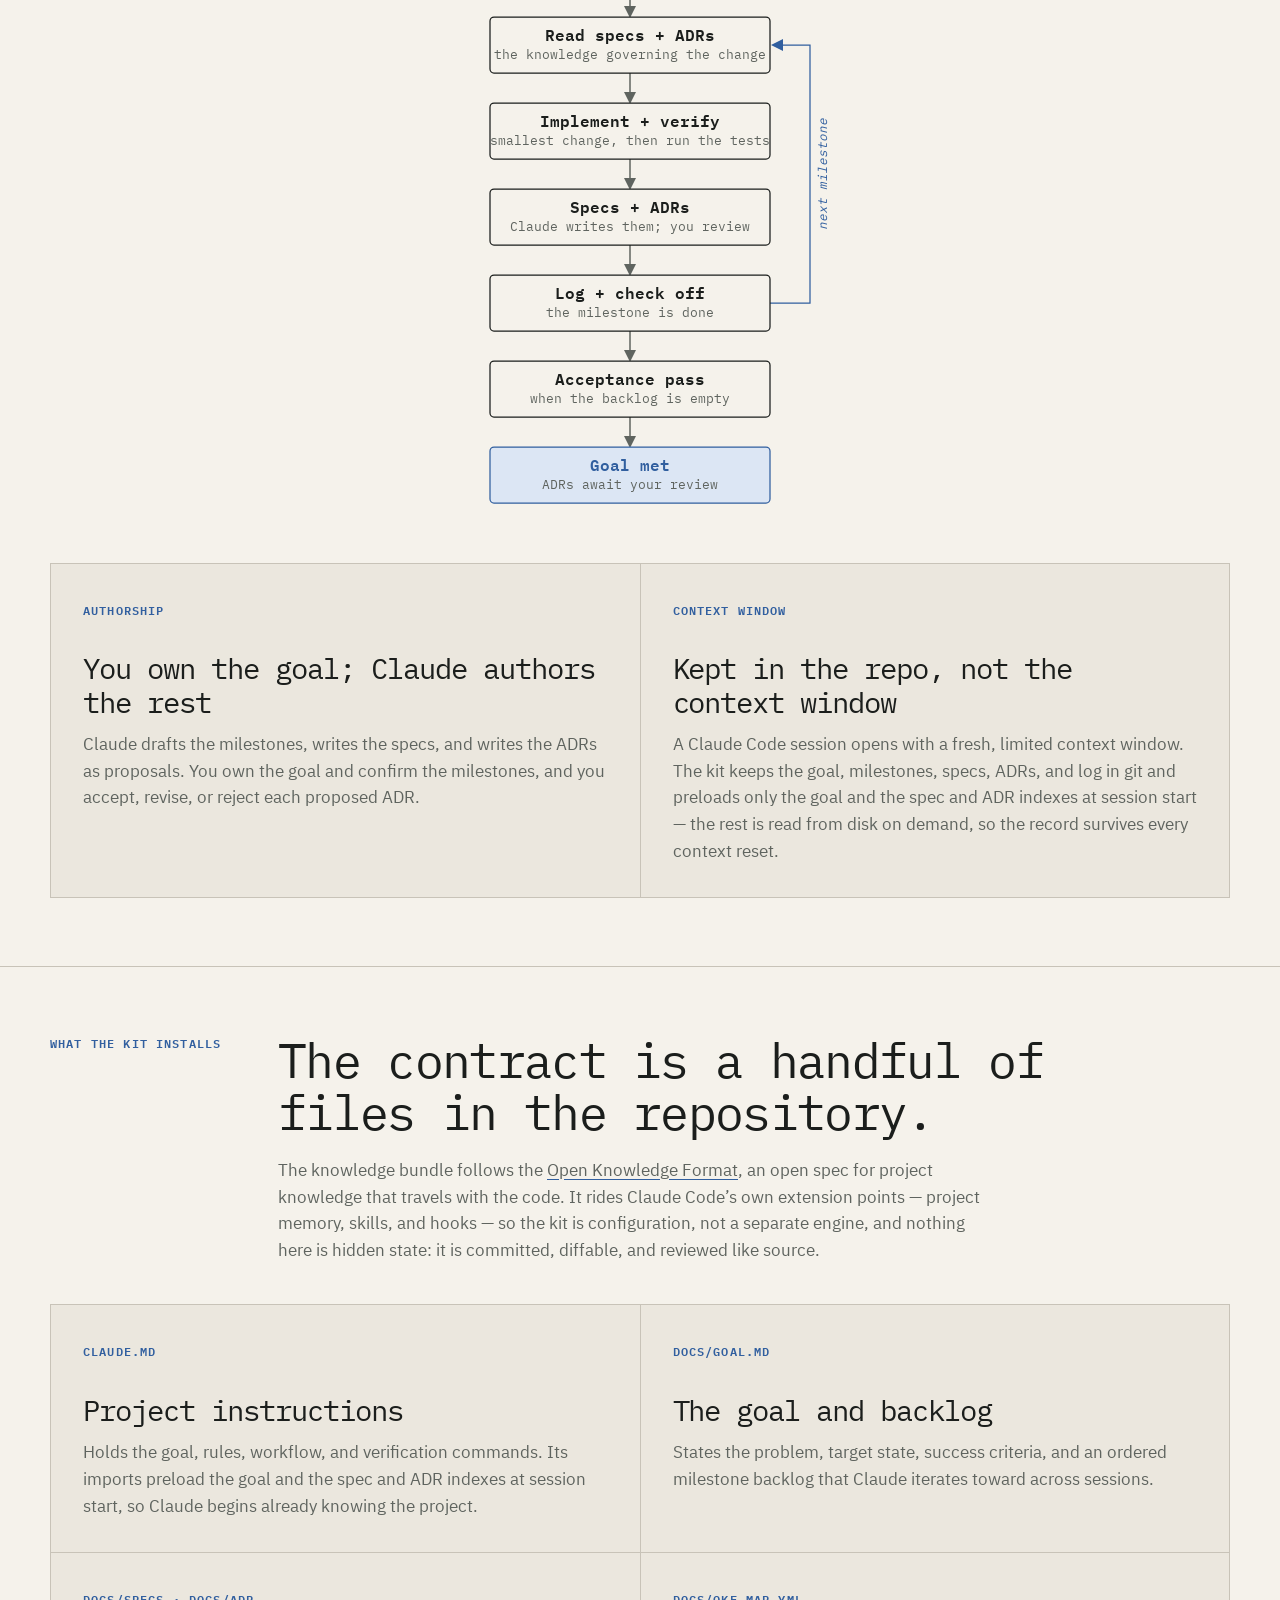
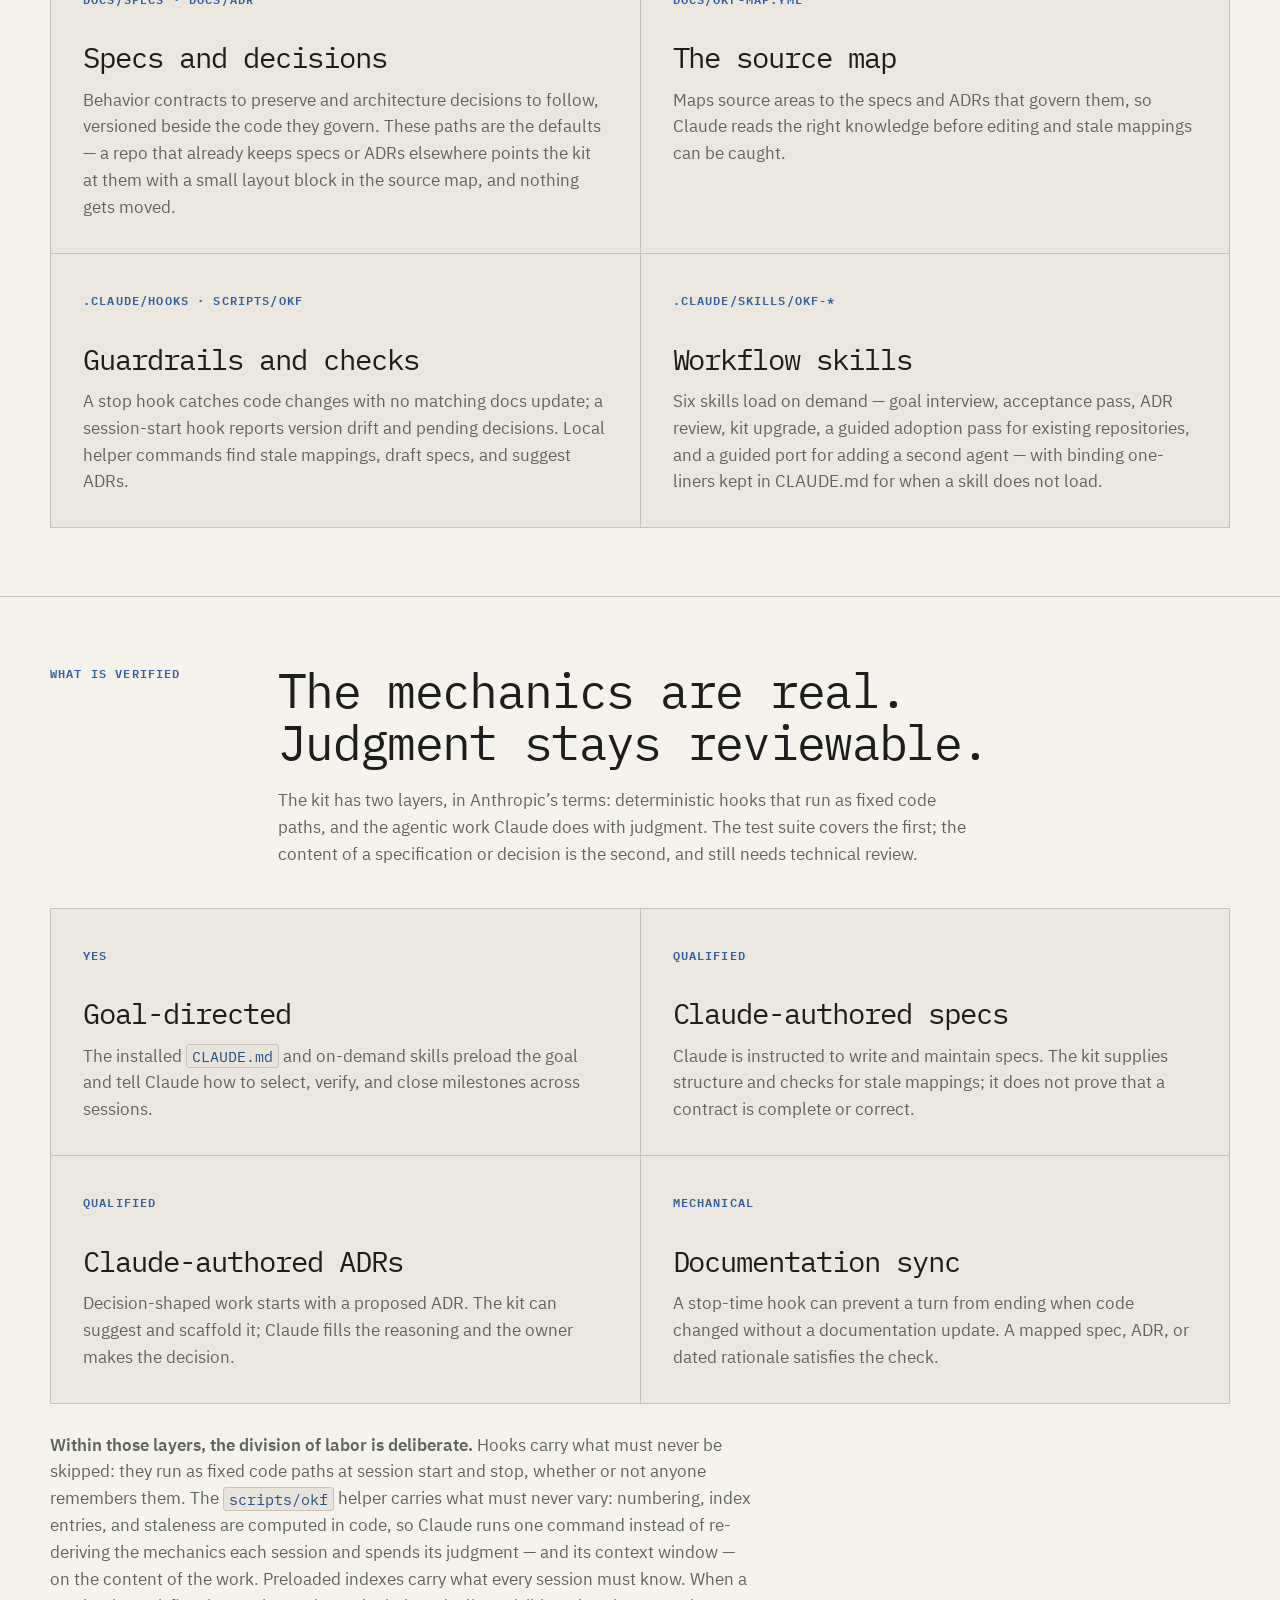
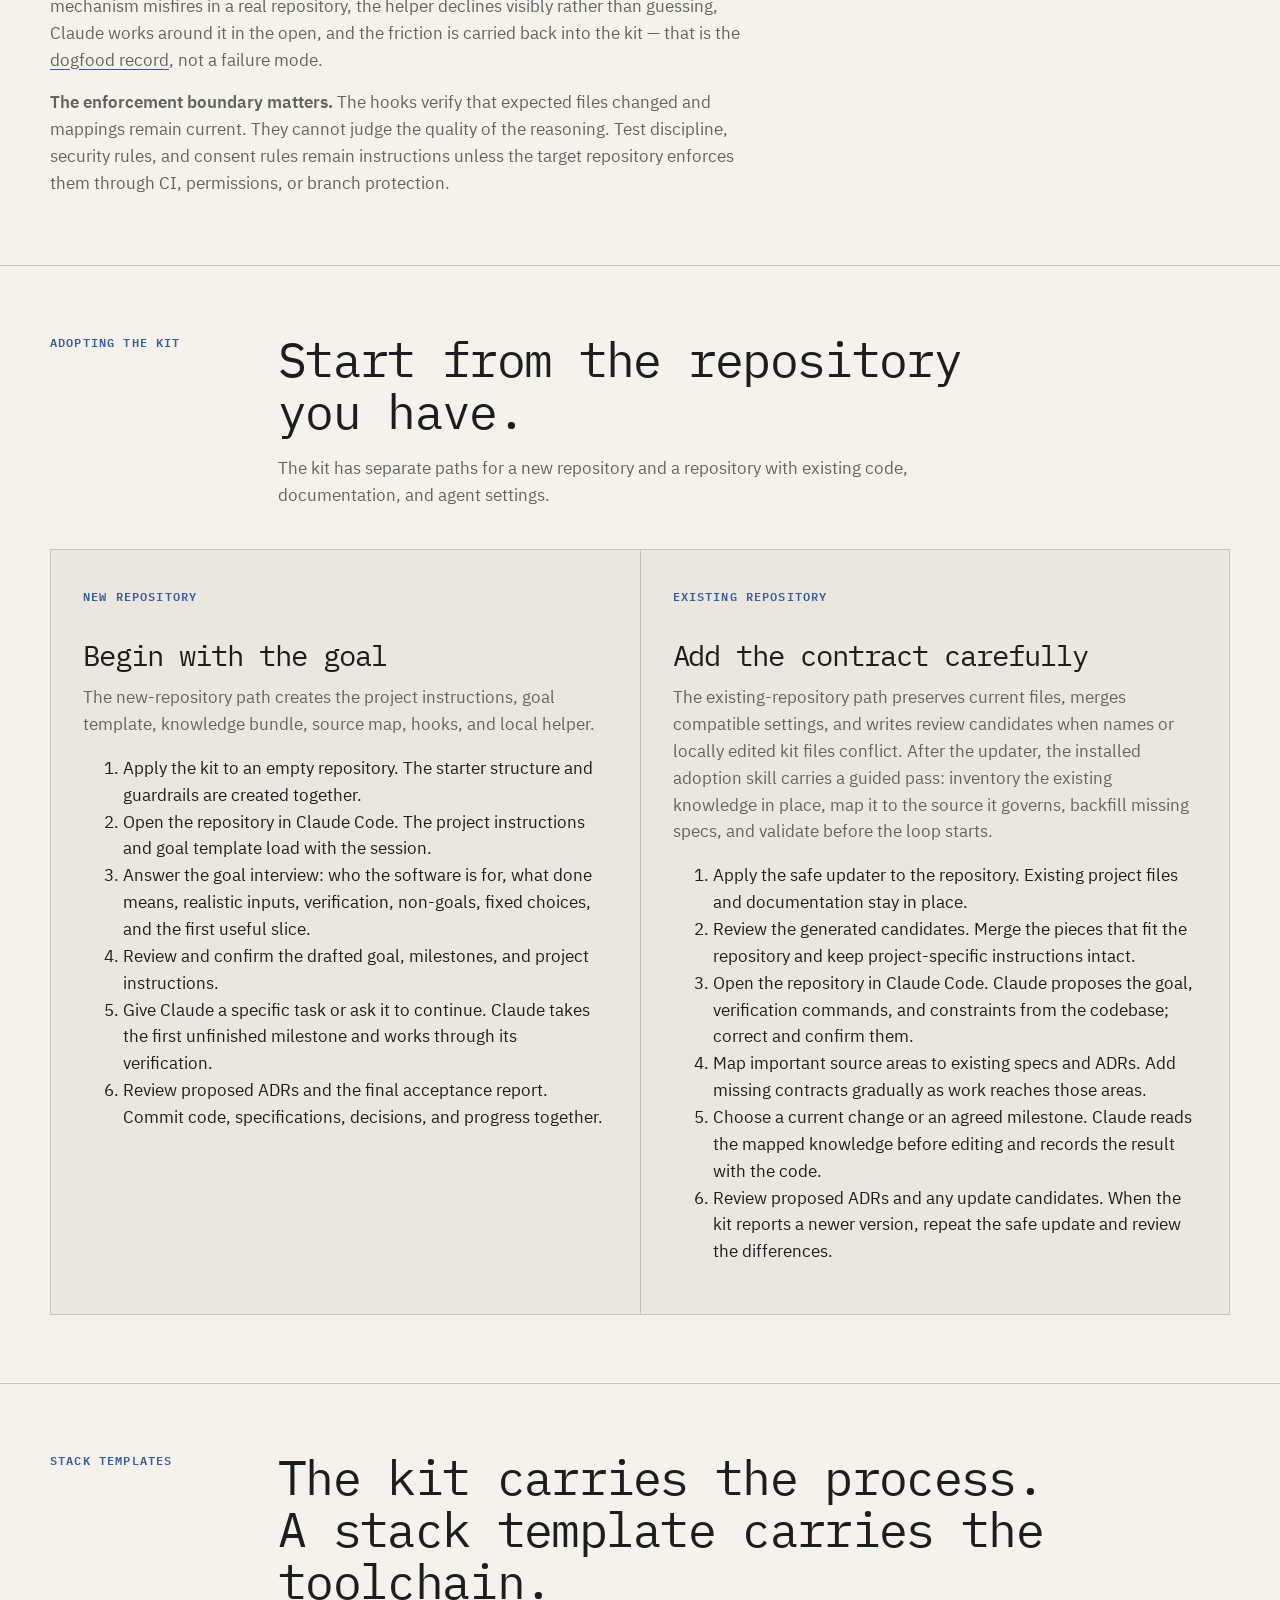
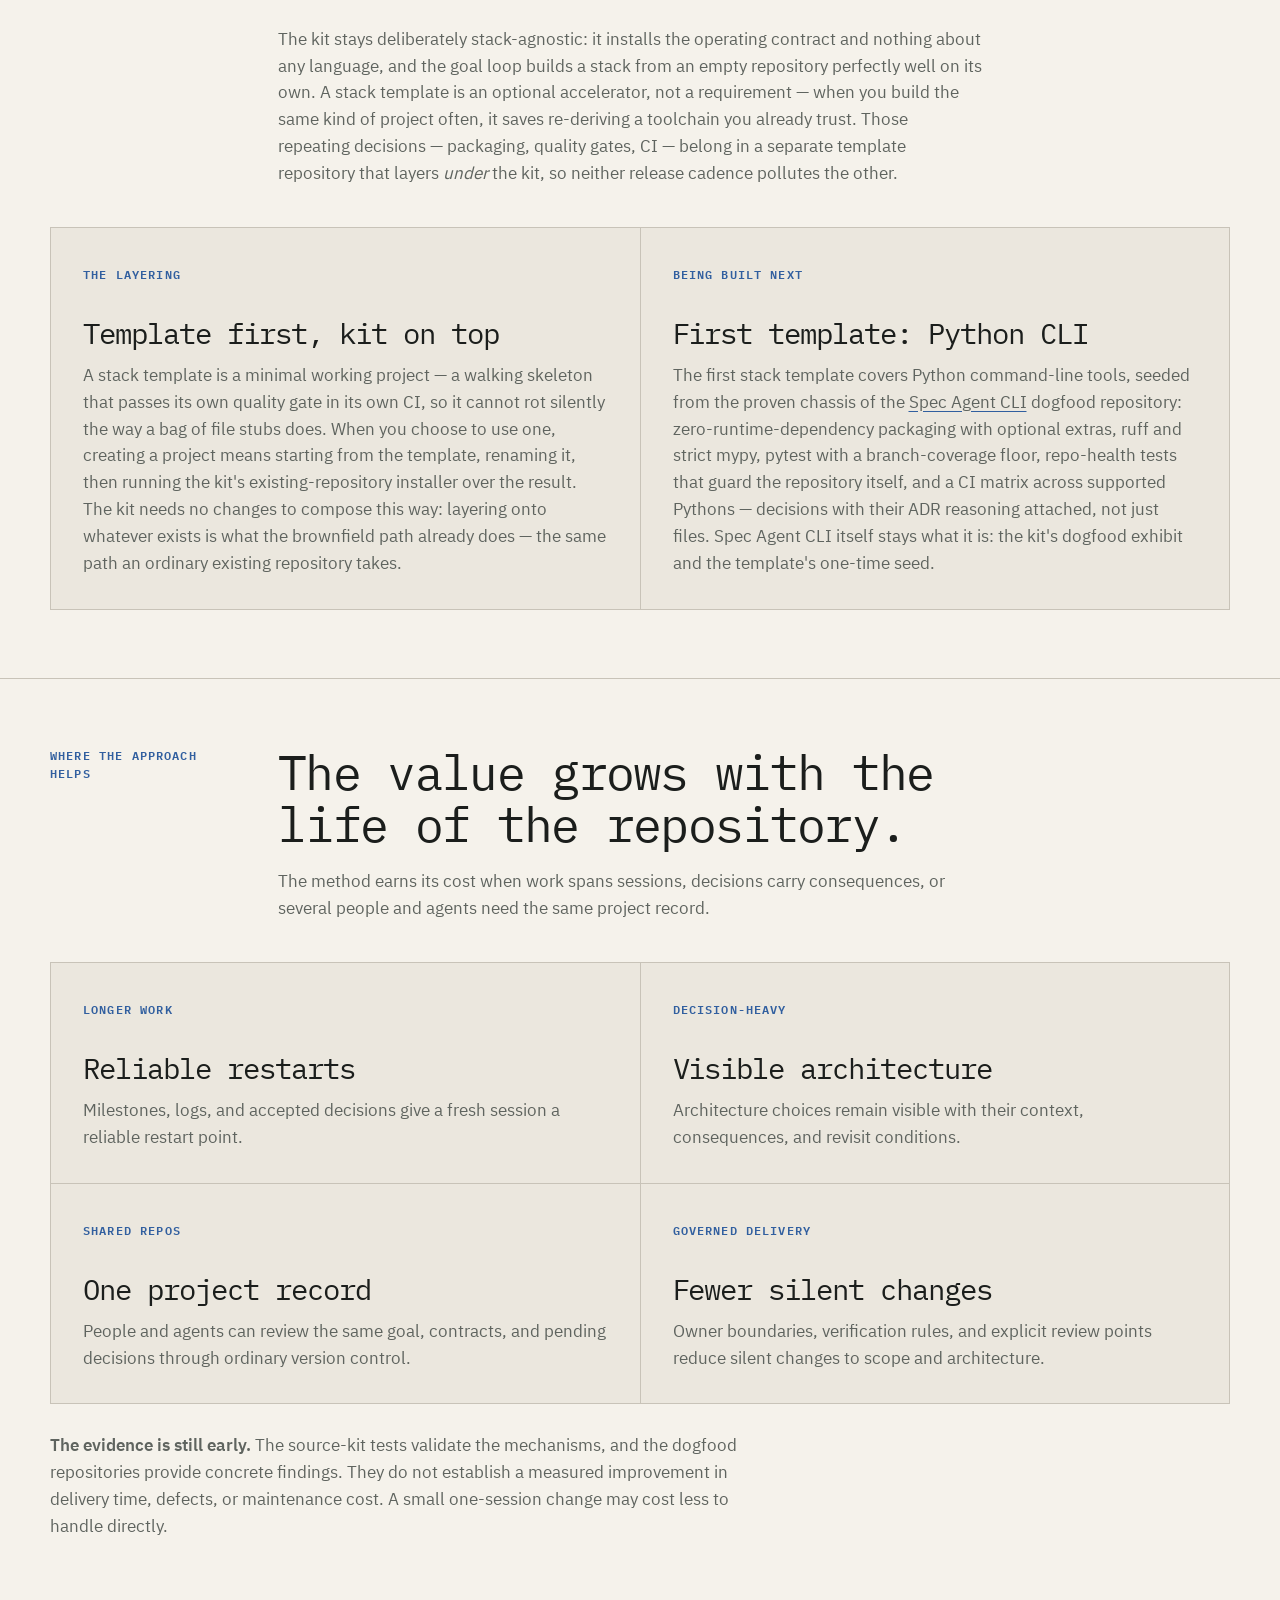
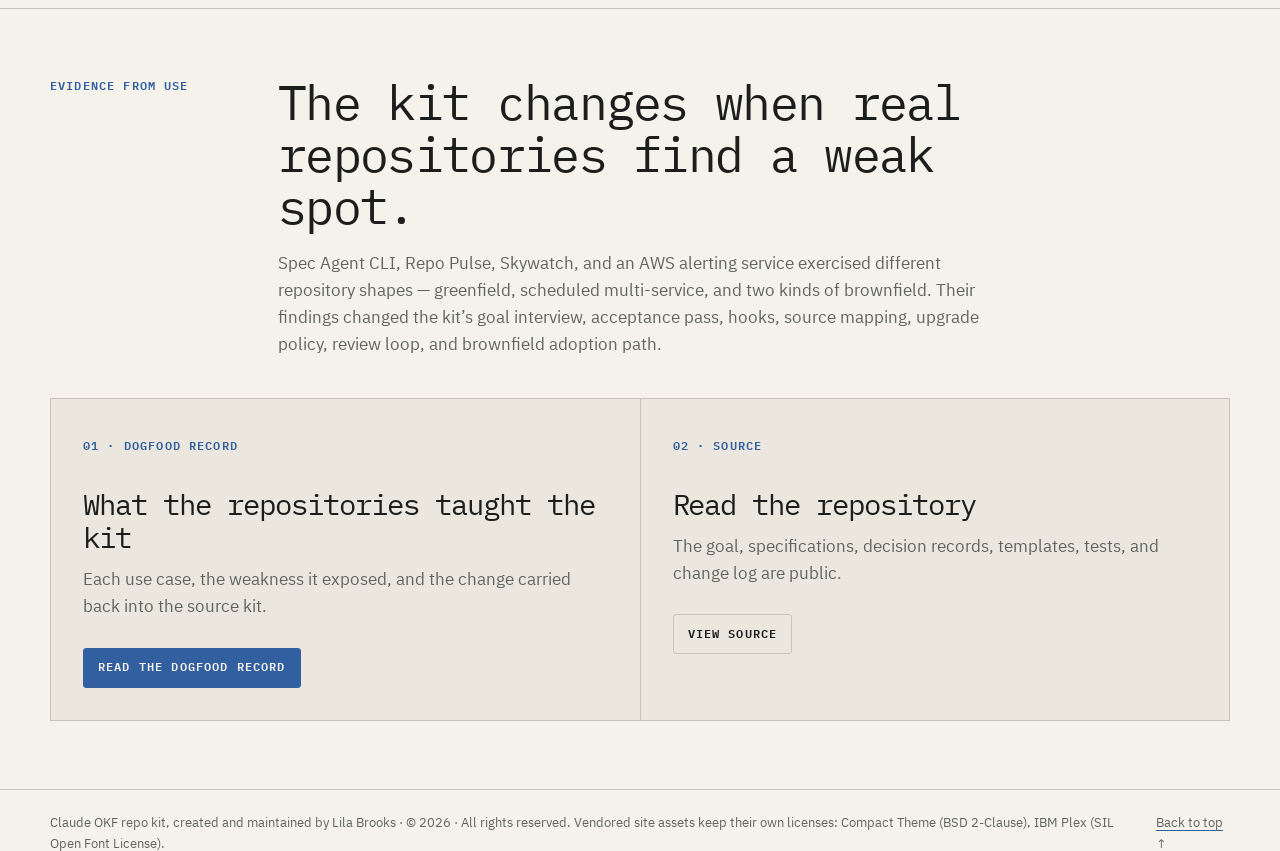
<file: site/now/index.html>
<!doctype html><html lang="en"><head><meta charset="utf-8"><meta name="viewport" content="width=device-width, initial-scale=1"><meta name="robots" content="noindex, follow"><title>Page moved | Claude OKF repo kit</title><meta http-equiv="refresh" content="0; url=../"><link rel="canonical" href="https://lilabrooks.github.io/claude-okf-repo-kit/"><link rel="stylesheet" href="../compact-theme.css"></head><body><main class="compact-shell" style="padding-block:80px;"><p class="compact-eyebrow">Moved</p><h1 class="compact-title">Moved.</h1><p class="compact-lede" style="margin-top:20px;">The kit is now the main subject of this site.</p><p class="compact-actions"><a class="compact-button compact-button-primary" href="../">Read about the kit</a></p></main></body></html>
</file>
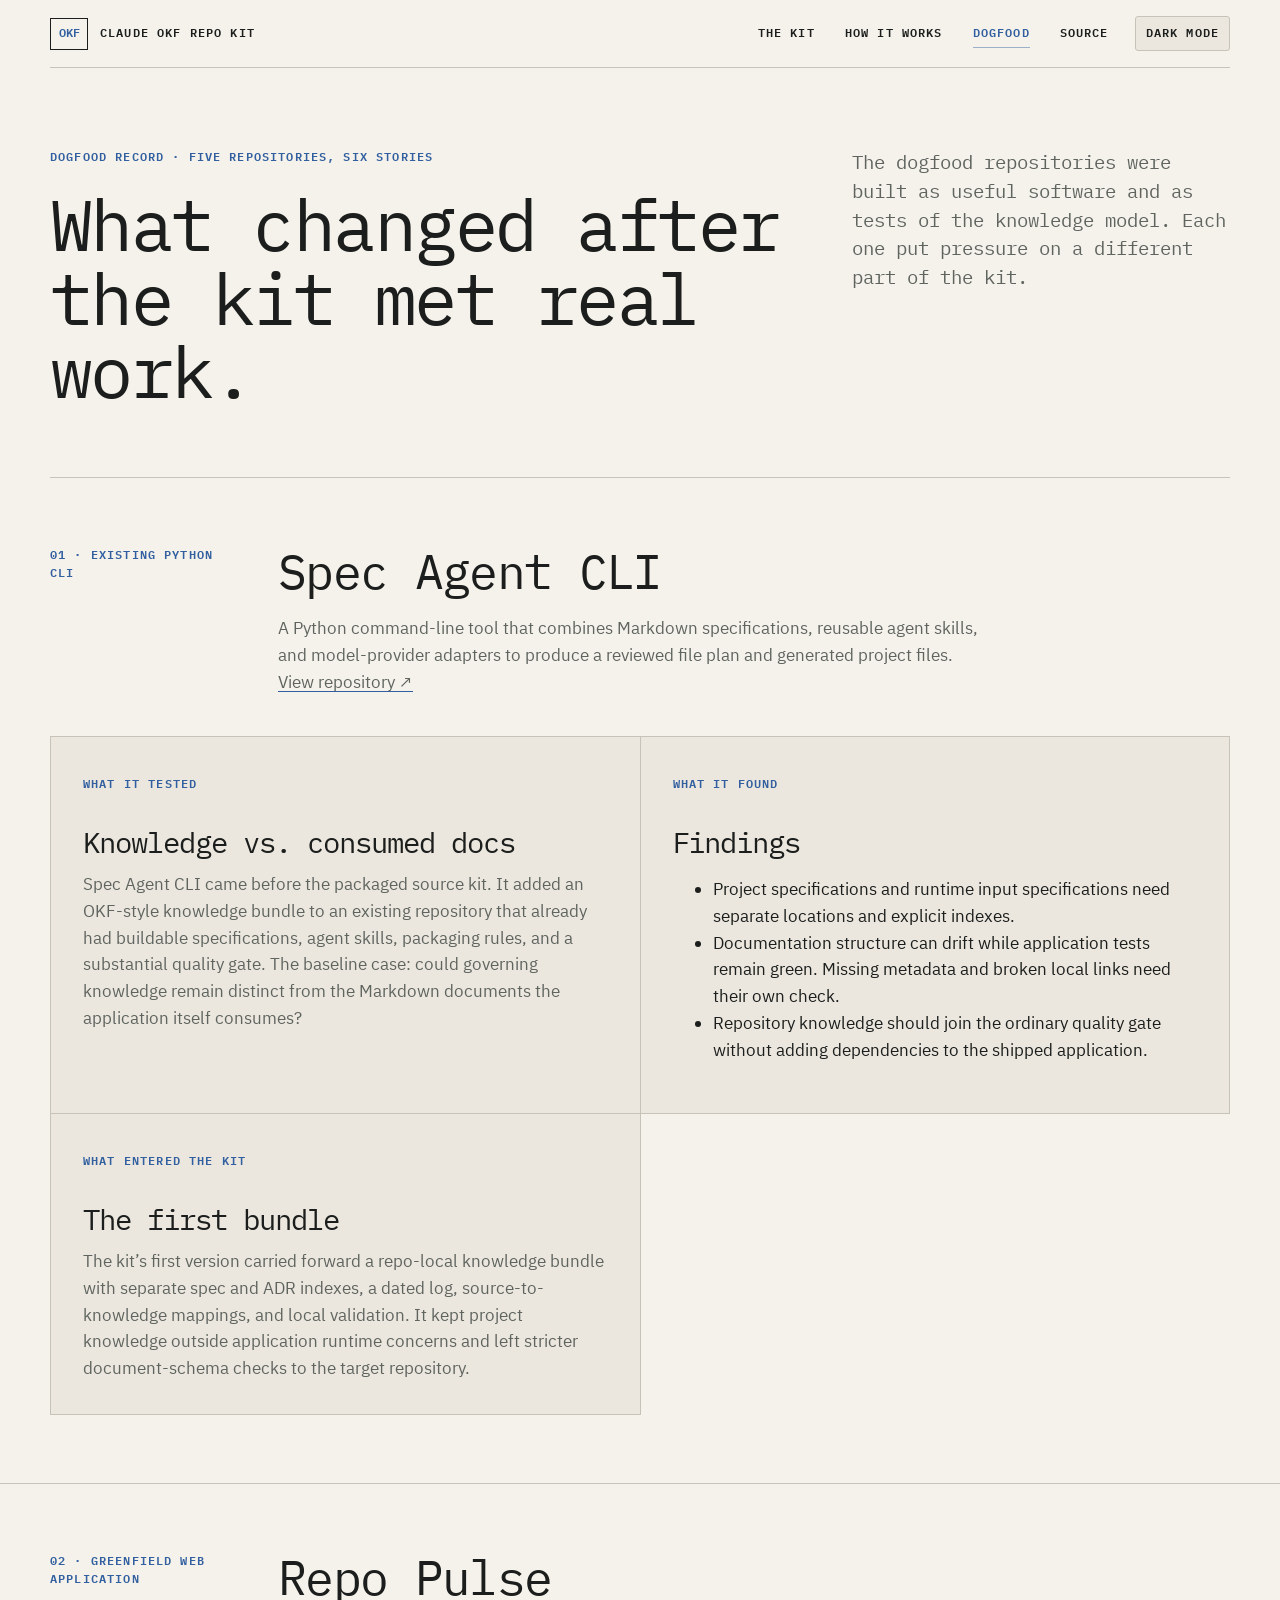
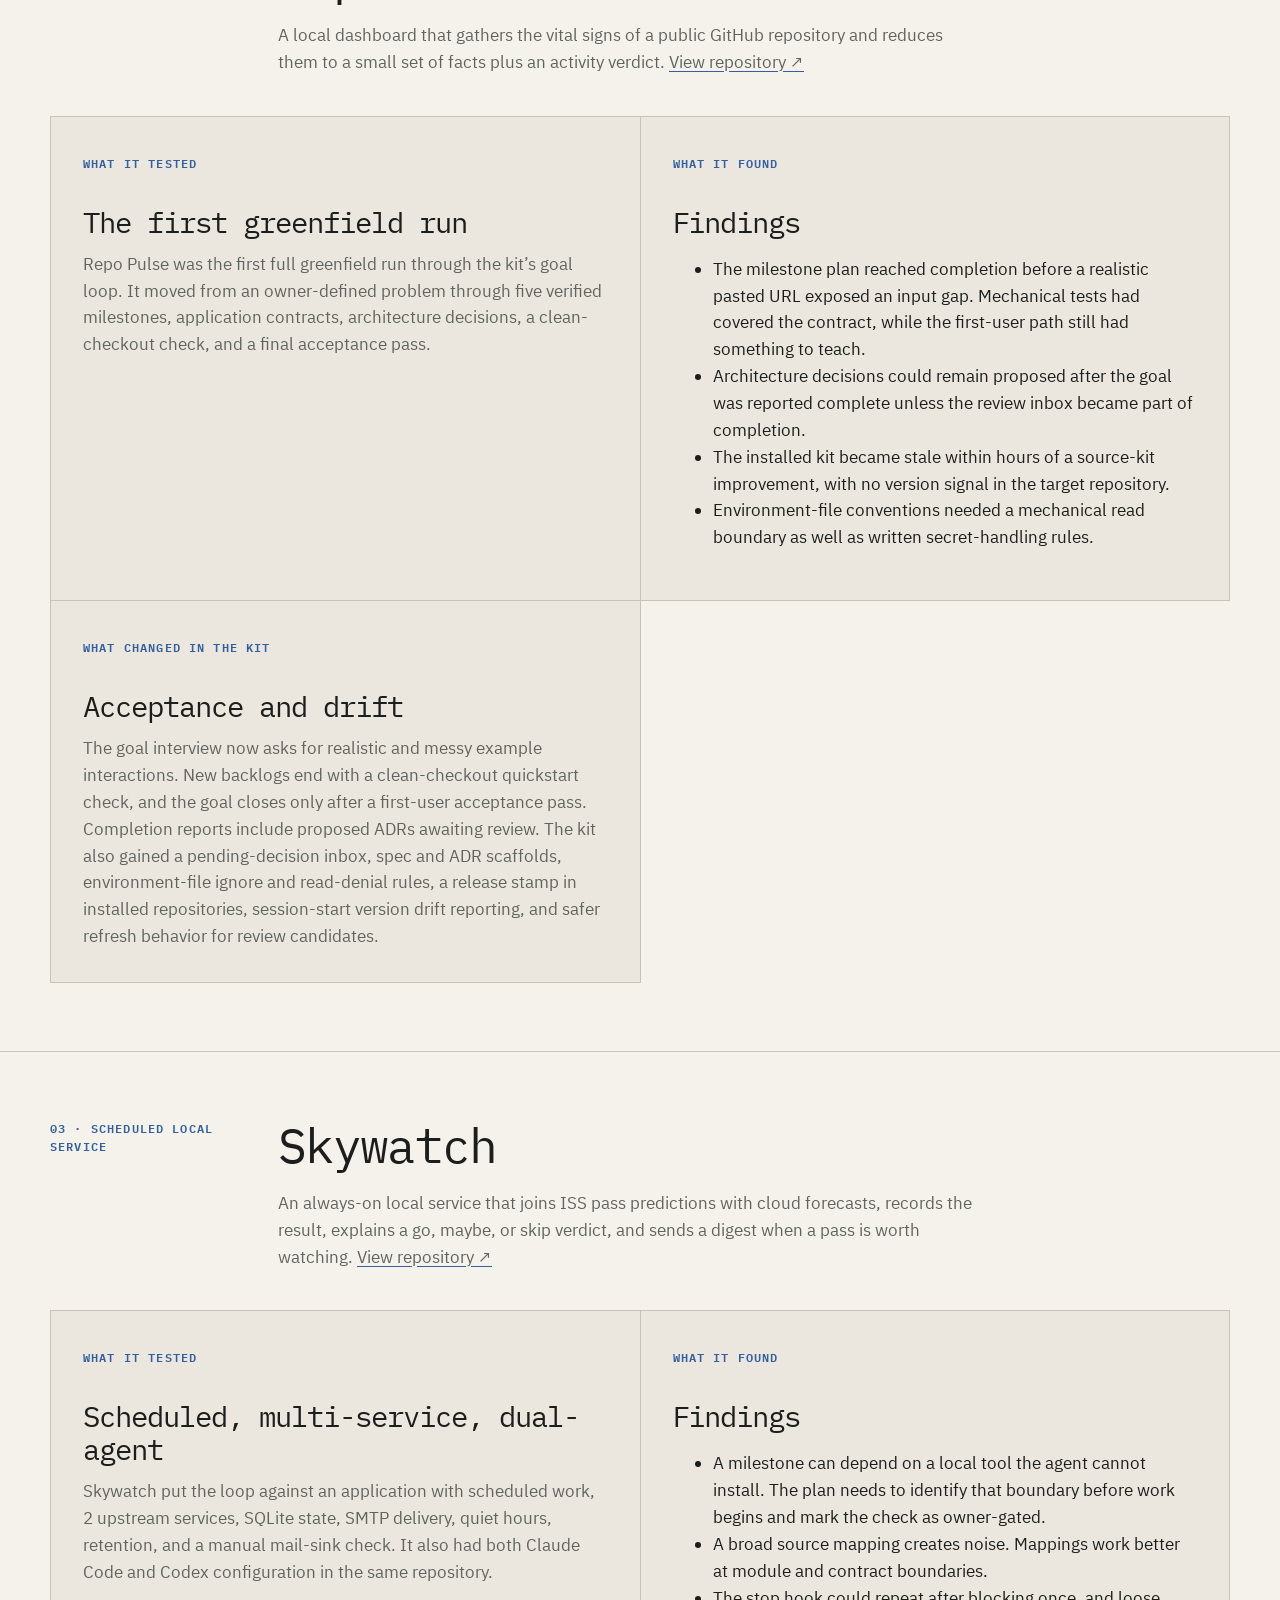
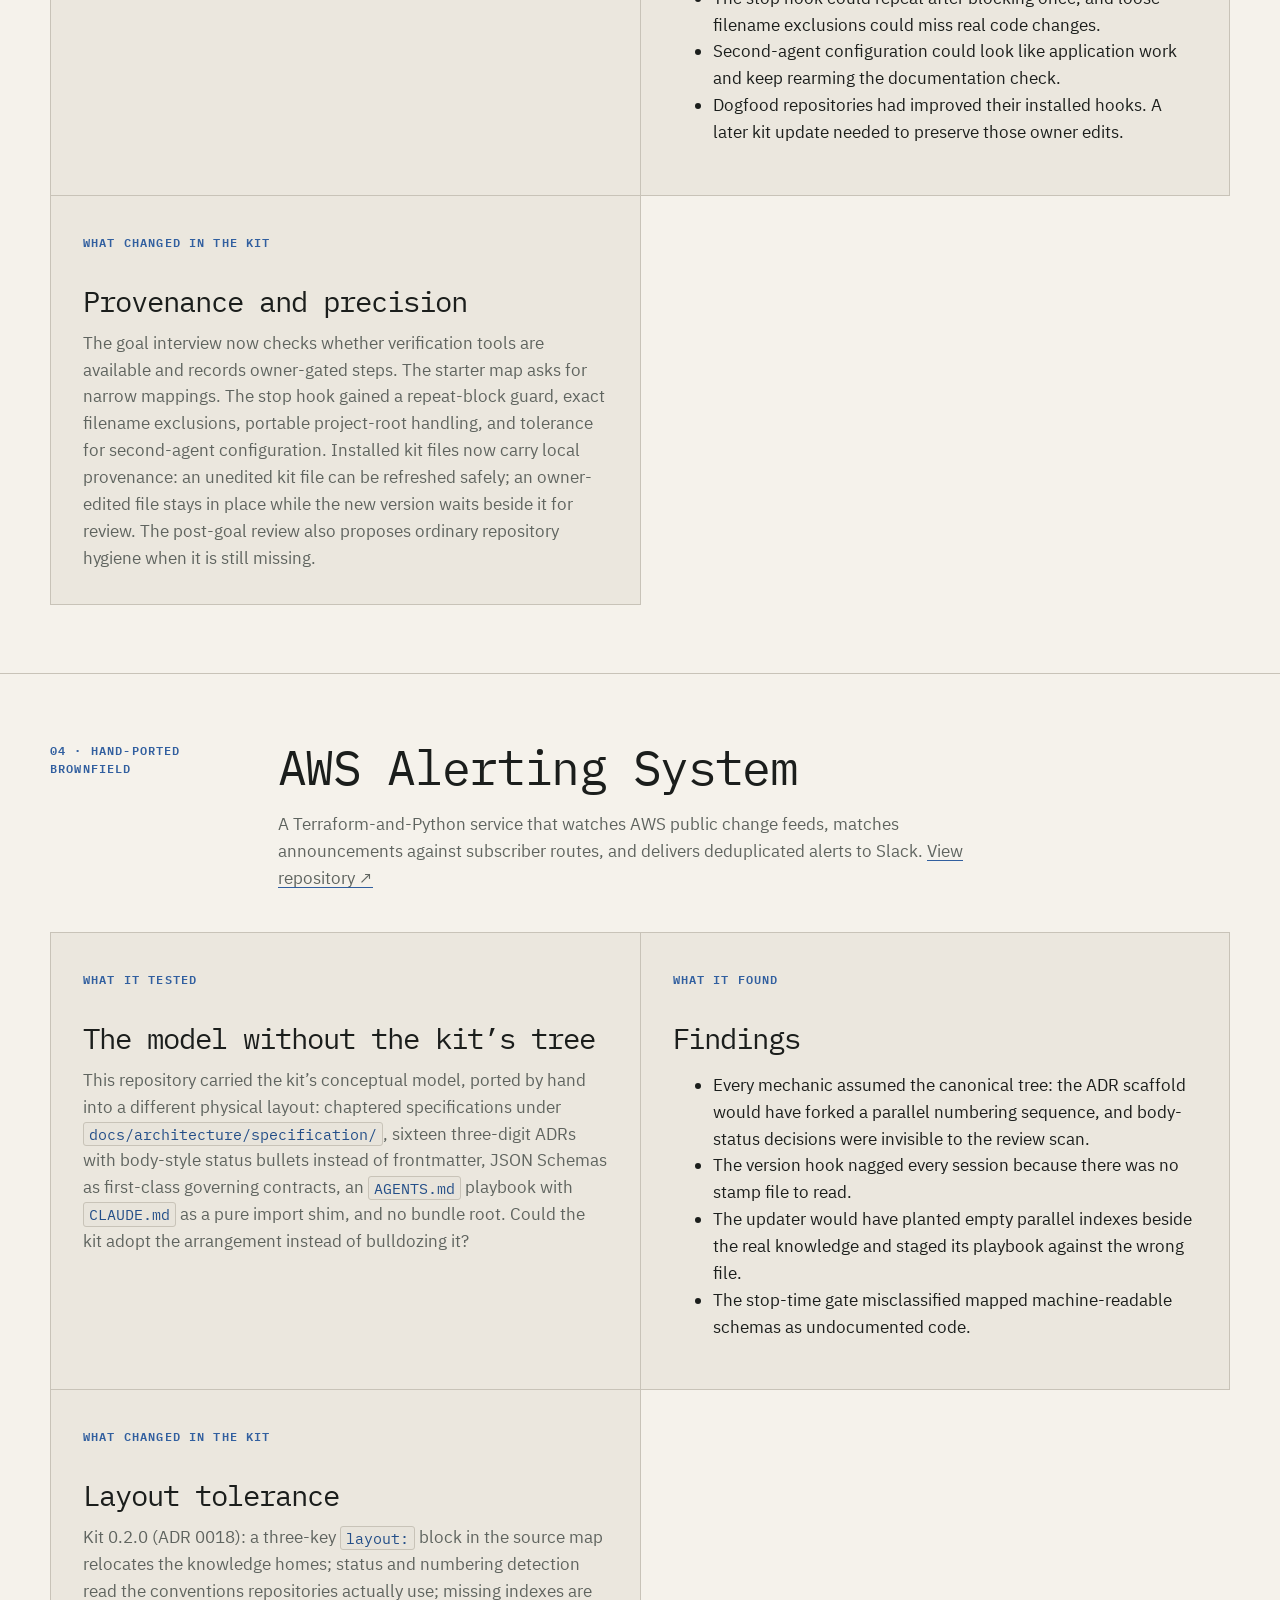
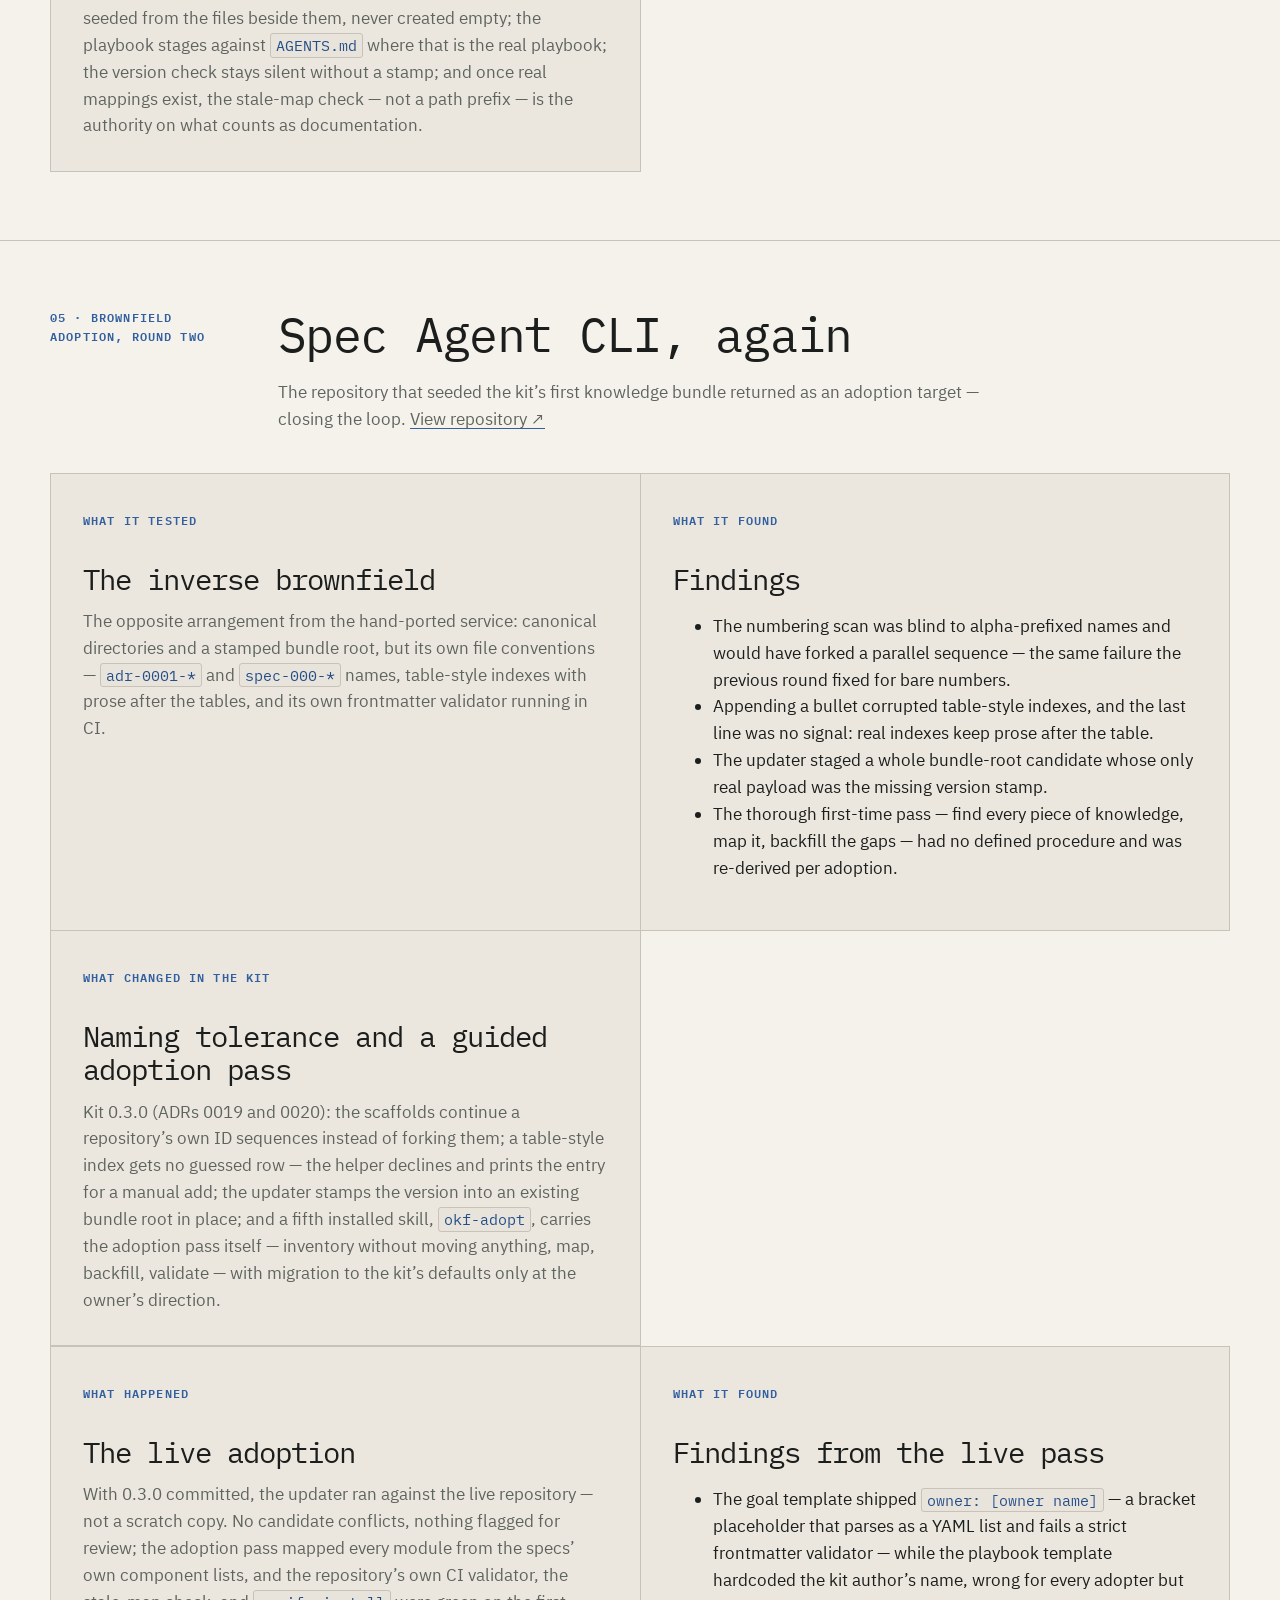
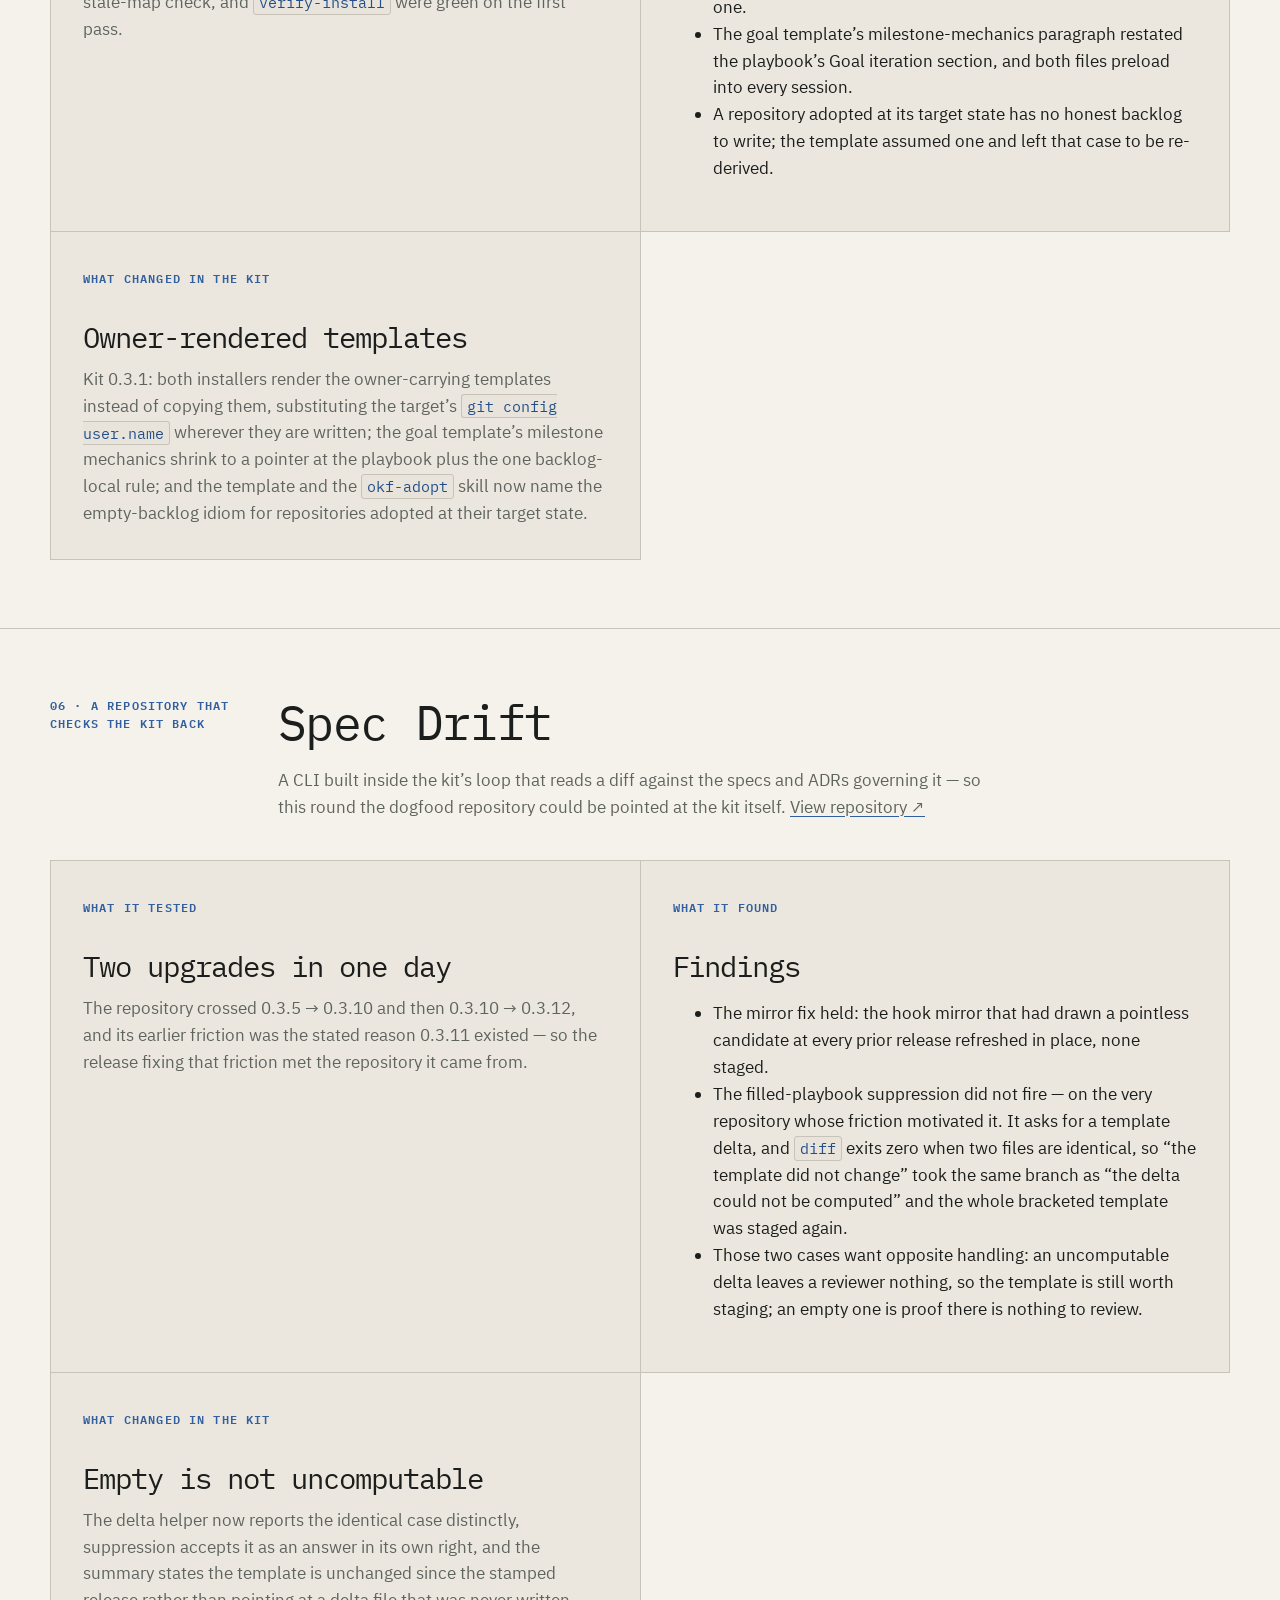
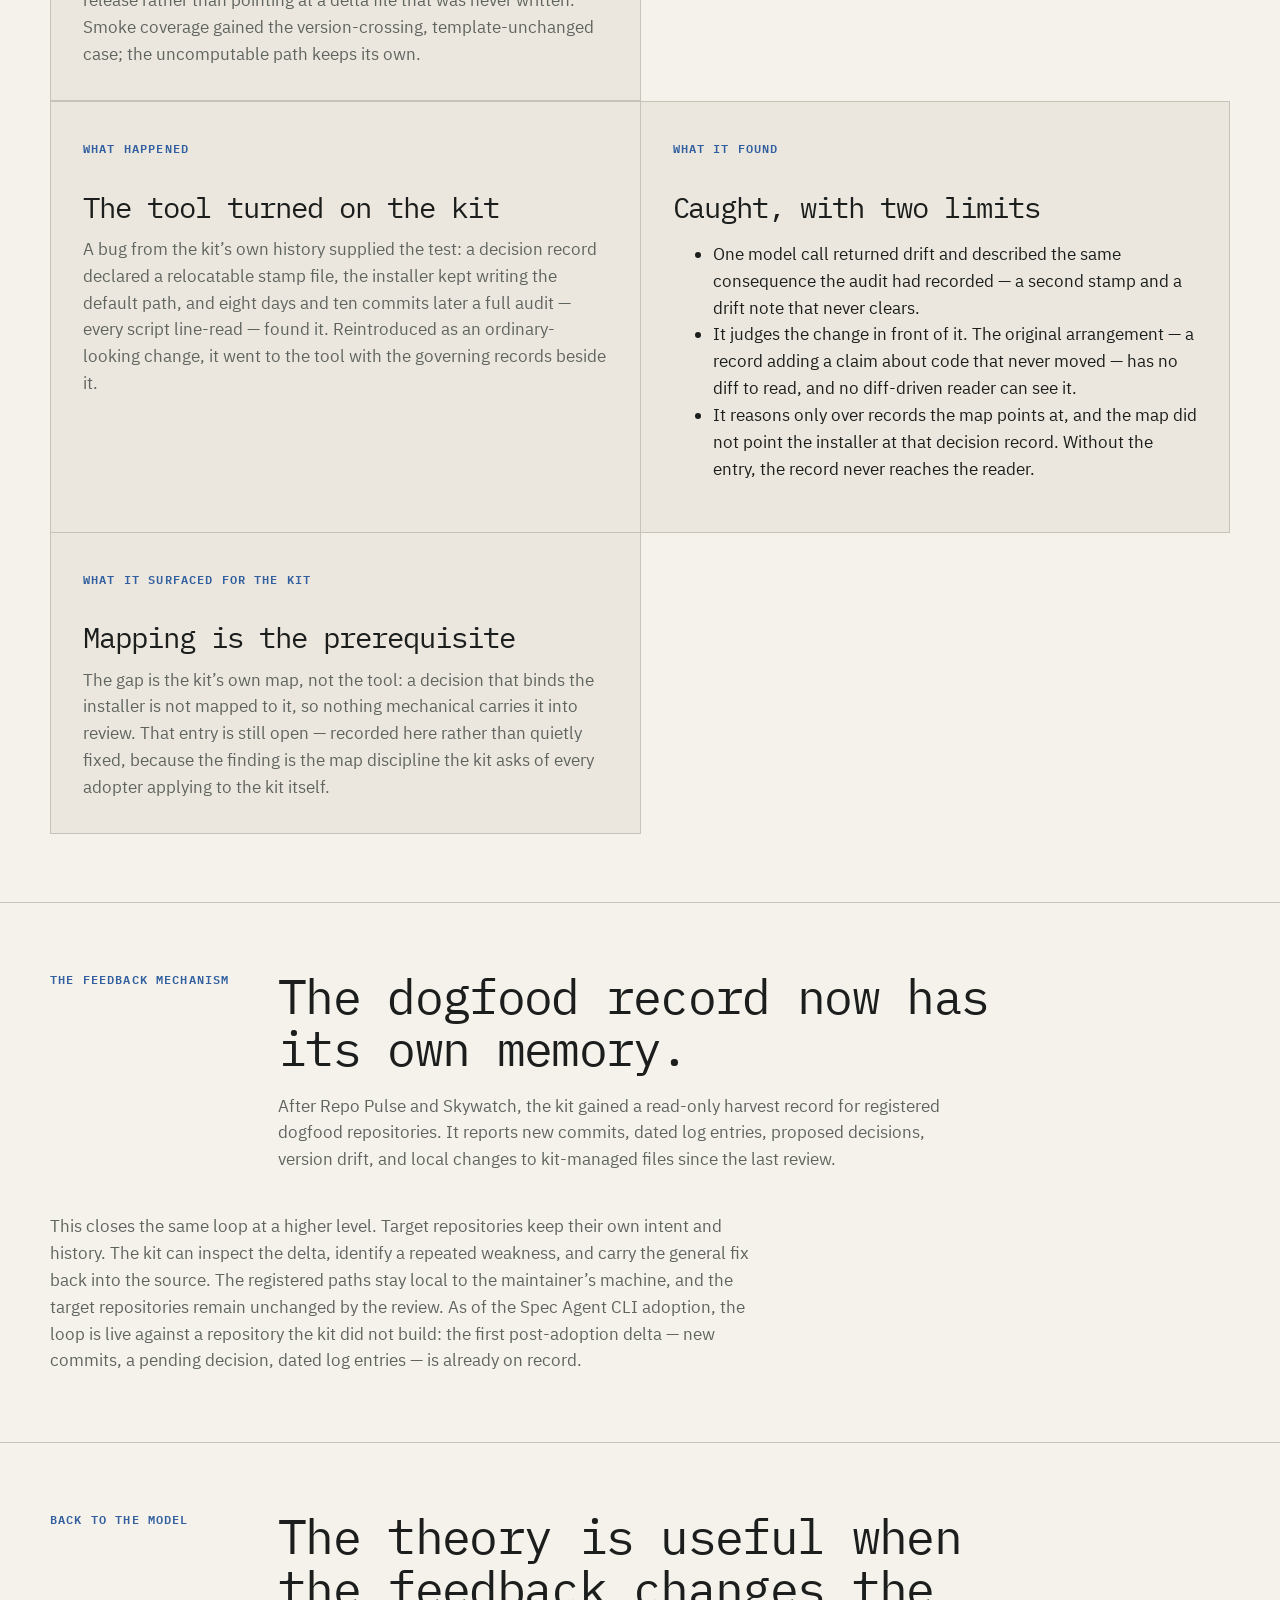
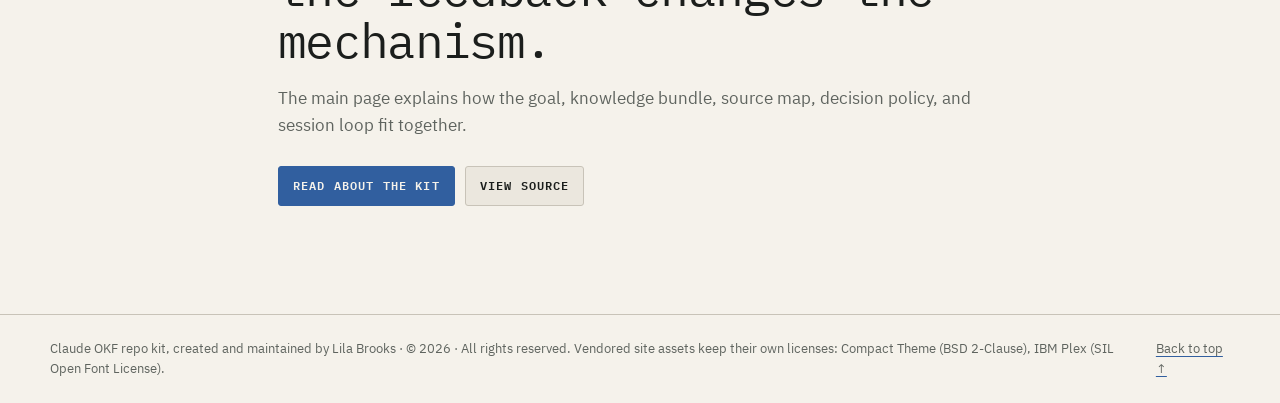
<file: site/projects/index.html>
<!doctype html><html lang="en"><head><meta charset="utf-8"><meta name="viewport" content="width=device-width, initial-scale=1"><meta name="robots" content="noindex, follow"><title>Dogfood repositories | Claude OKF repo kit</title><meta http-equiv="refresh" content="0; url=../dogfood/"><link rel="canonical" href="https://lilabrooks.github.io/claude-okf-repo-kit/dogfood/"><link rel="stylesheet" href="../compact-theme.css"></head><body><main class="compact-shell" style="padding-block:80px;"><p class="compact-eyebrow">Moved</p><h1 class="compact-title">Moved.</h1><p class="compact-lede" style="margin-top:20px;">The supporting repositories now appear together as the kit’s dogfood record.</p><p class="compact-actions"><a class="compact-button compact-button-primary" href="../dogfood/">Read the dogfood findings</a></p></main></body></html>
</file>
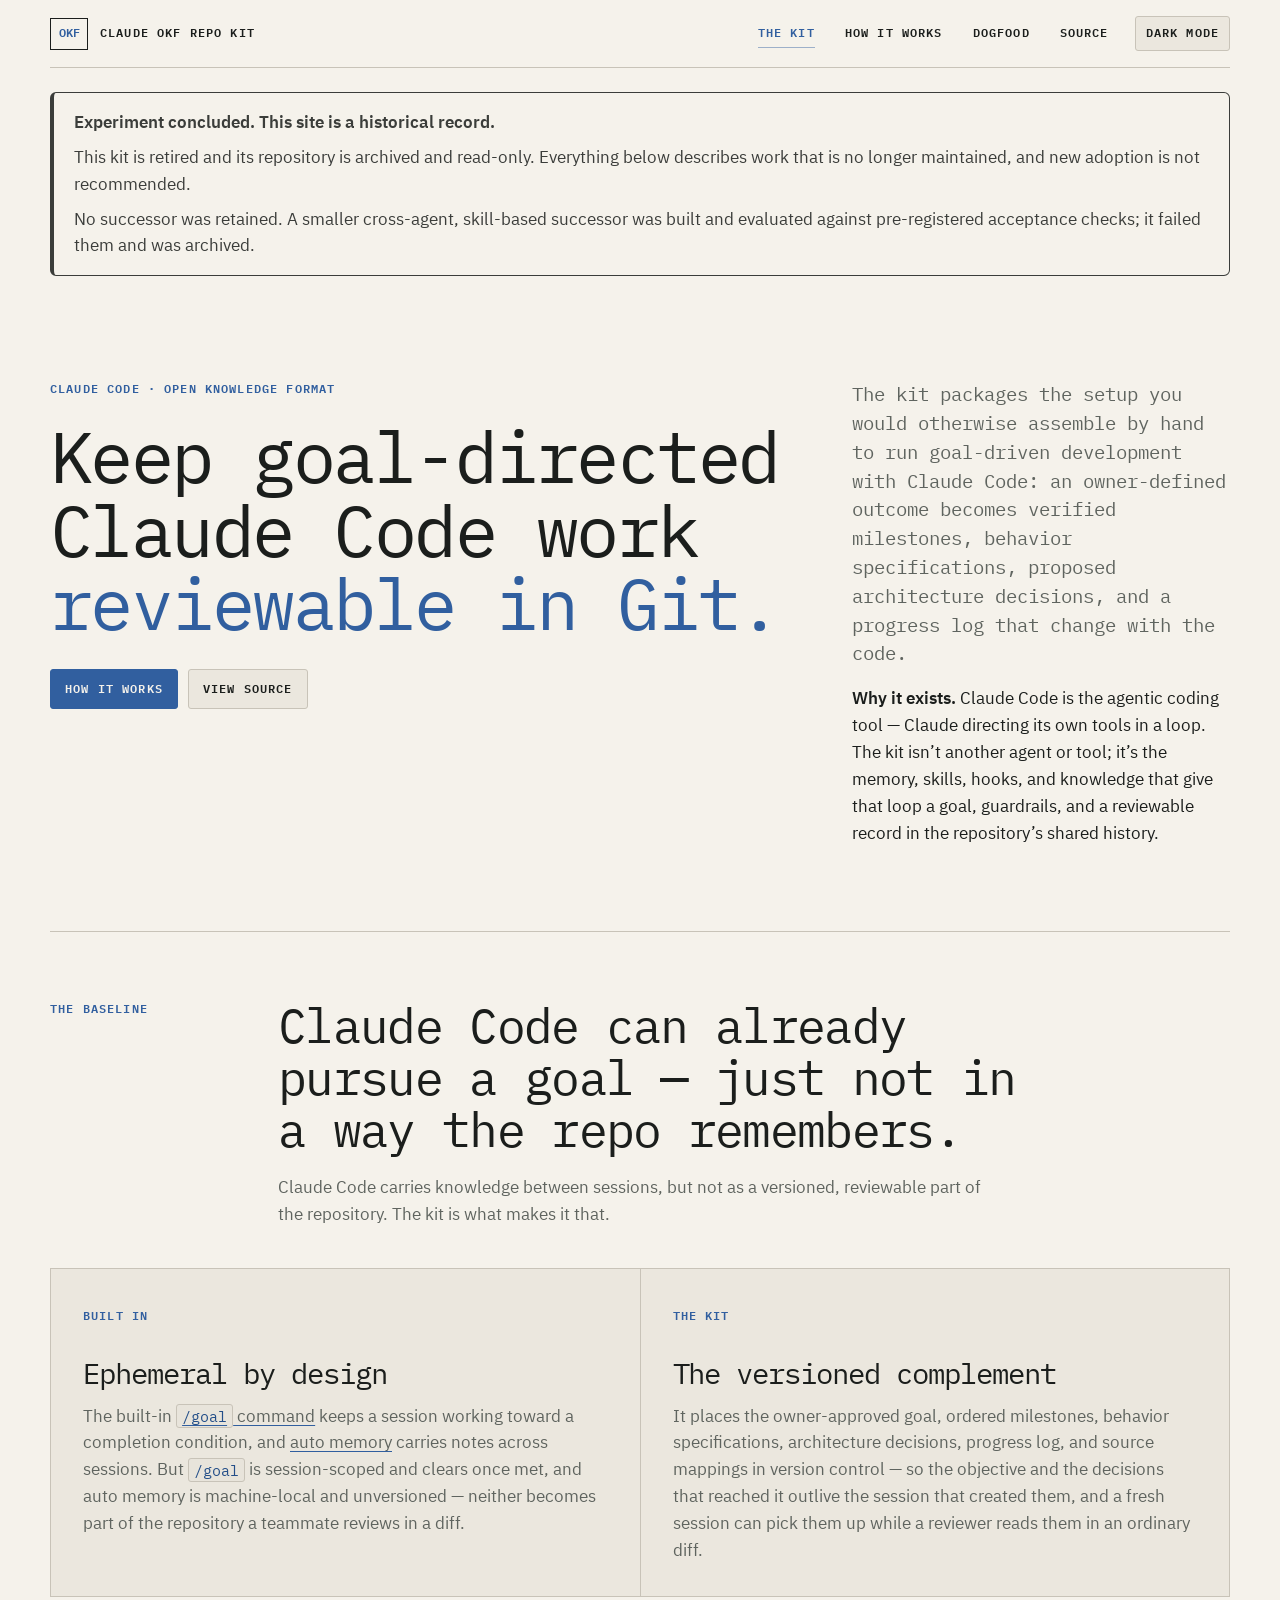
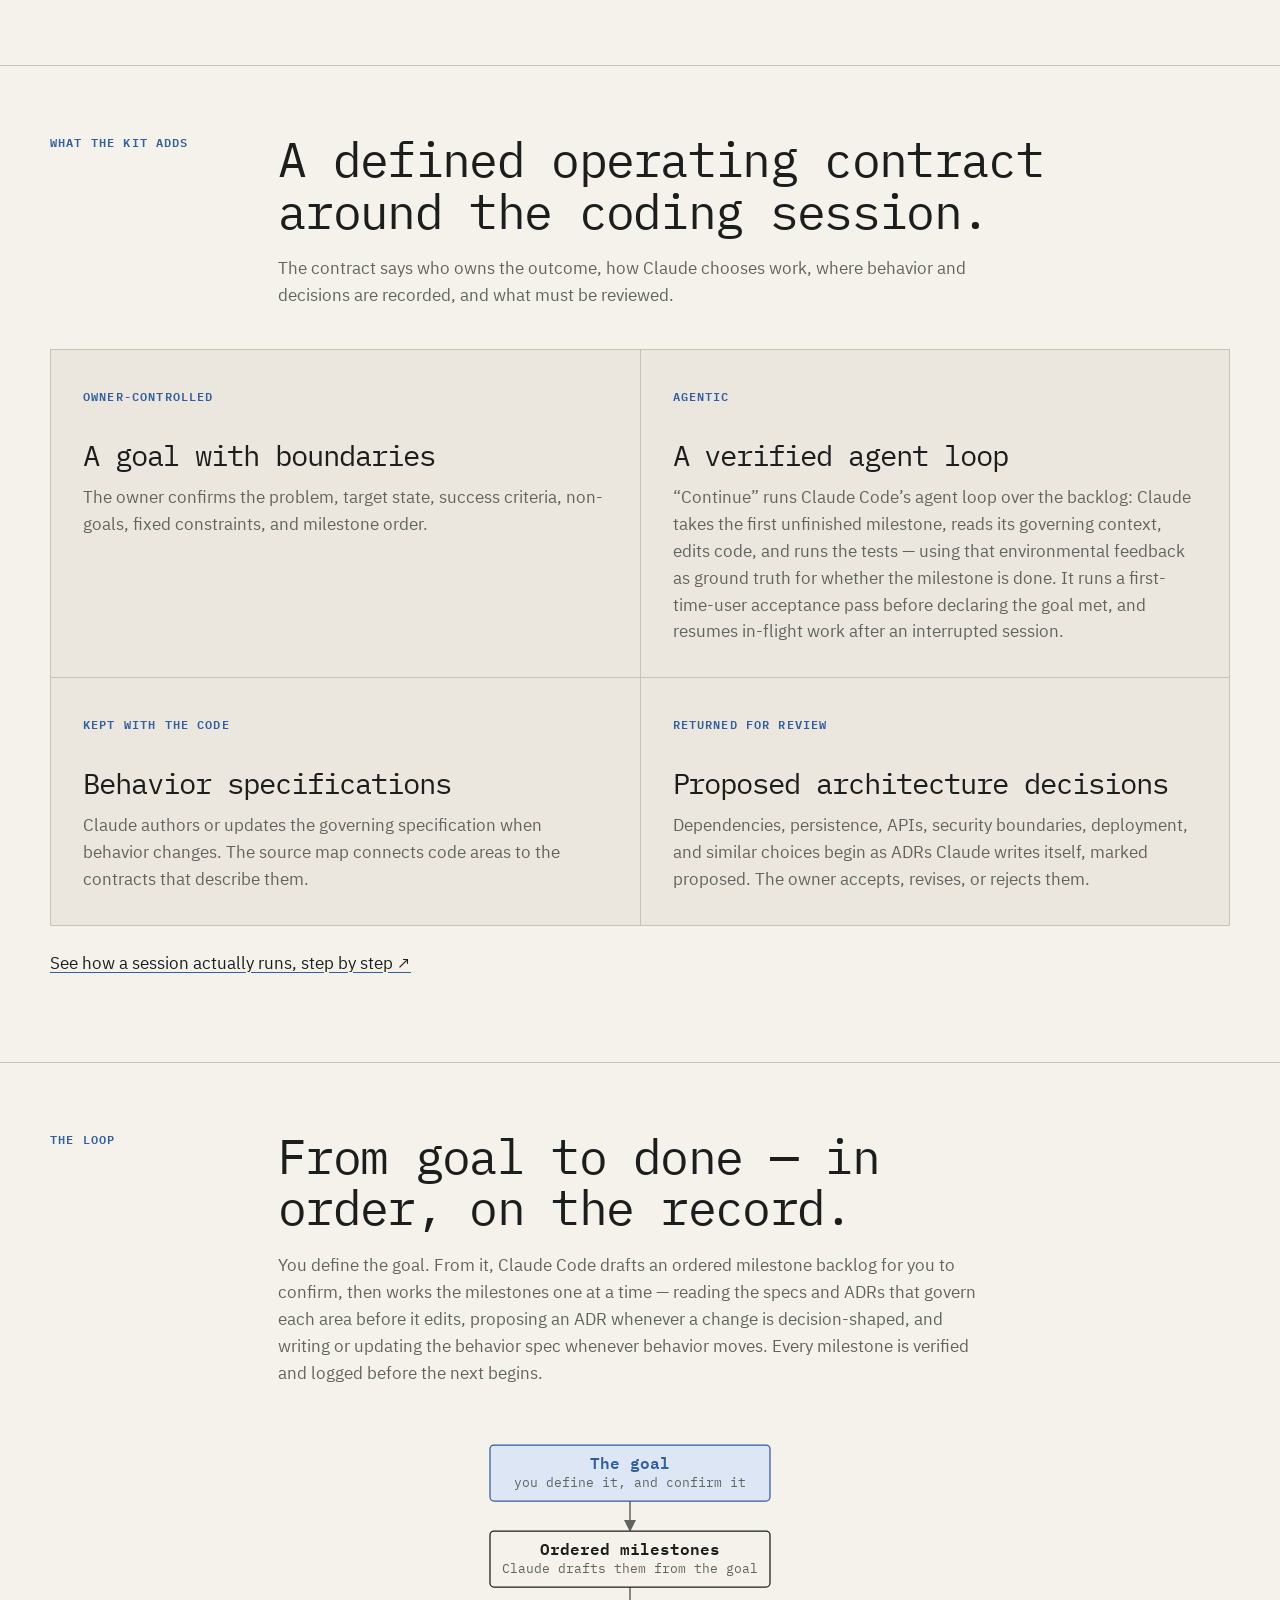
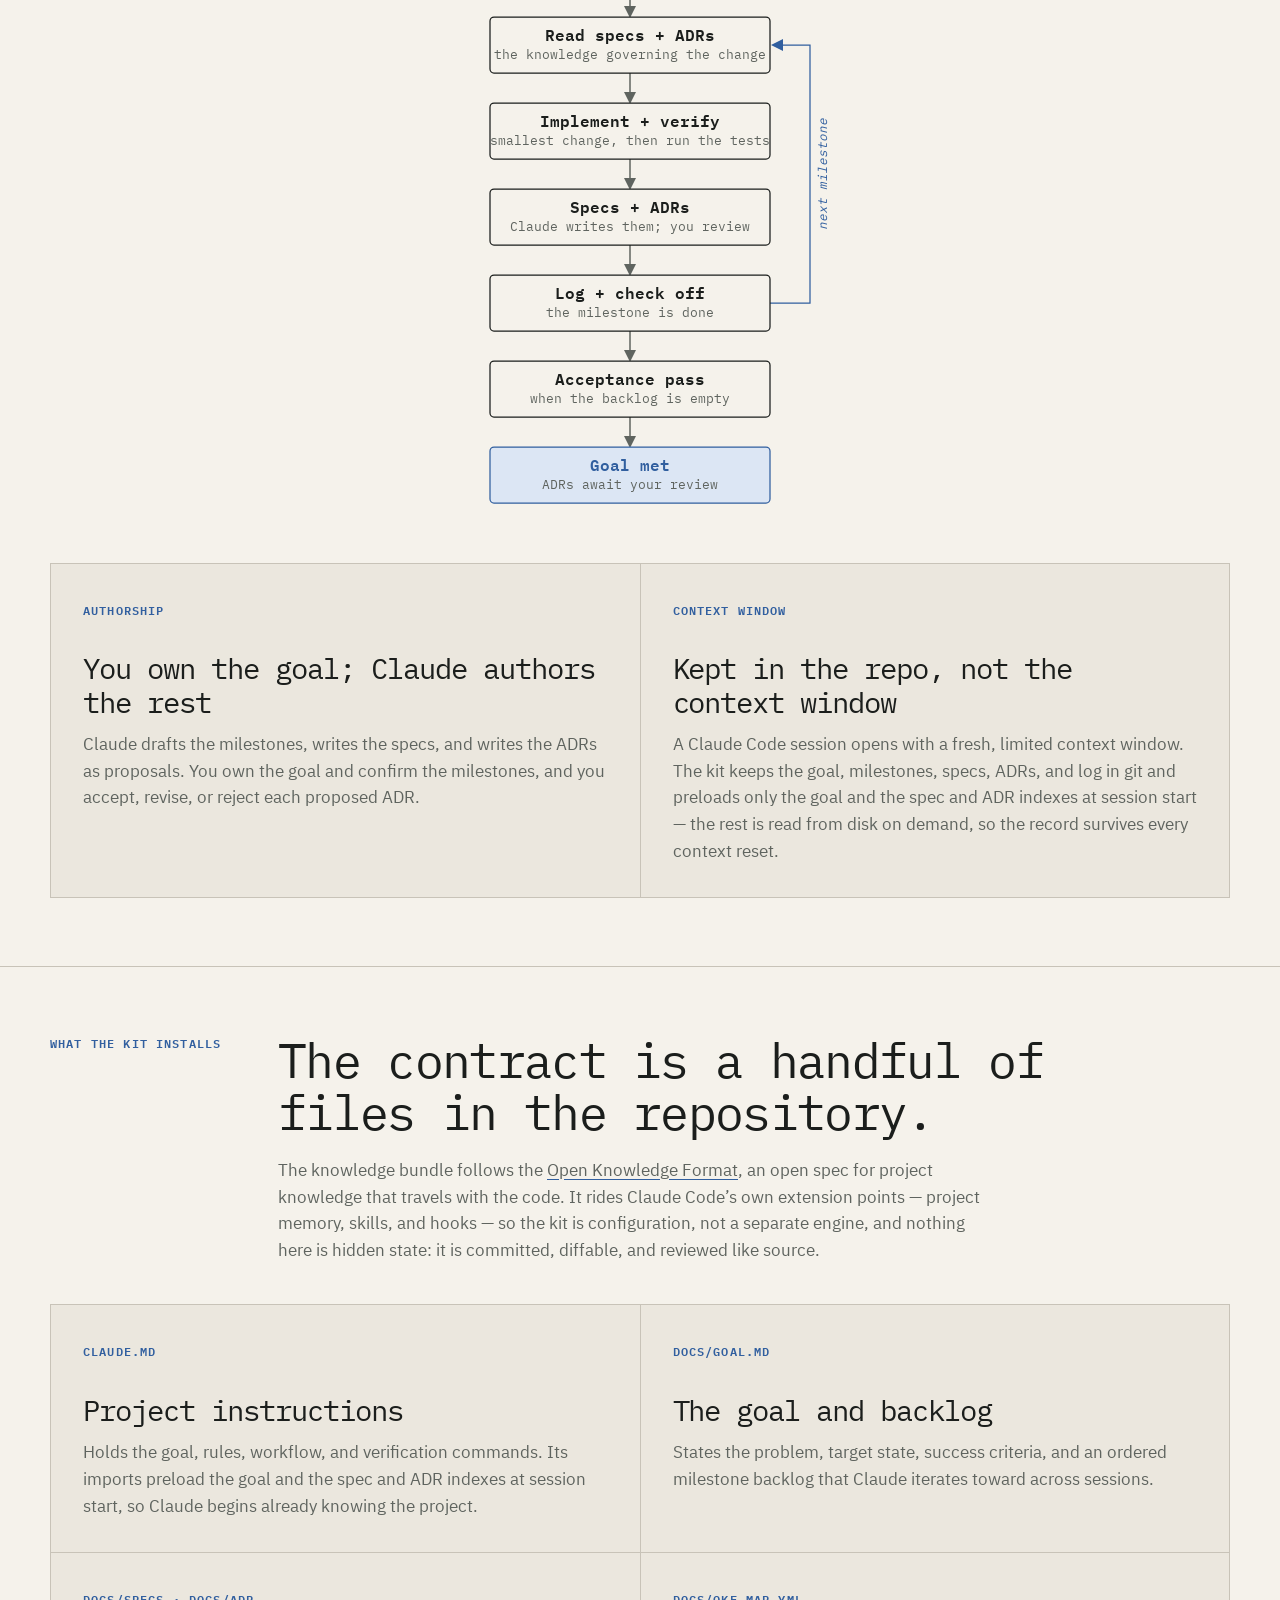
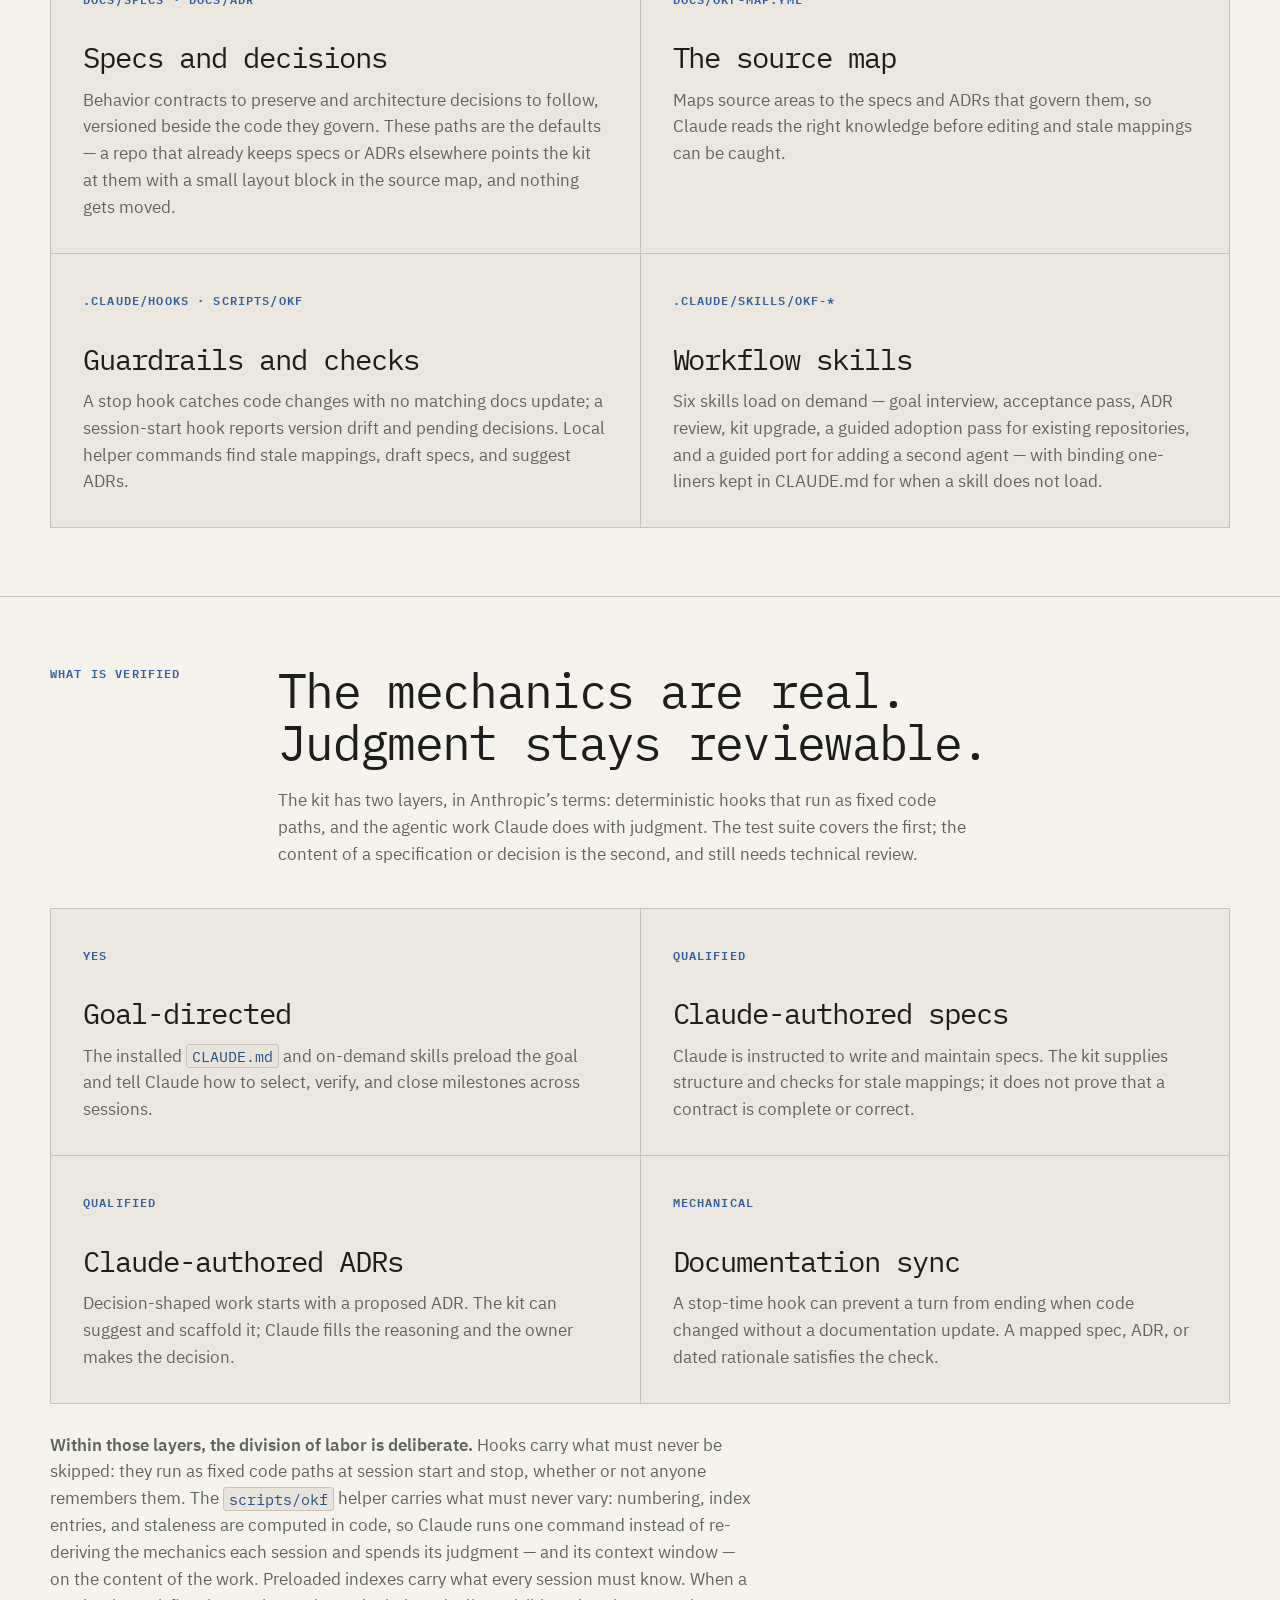
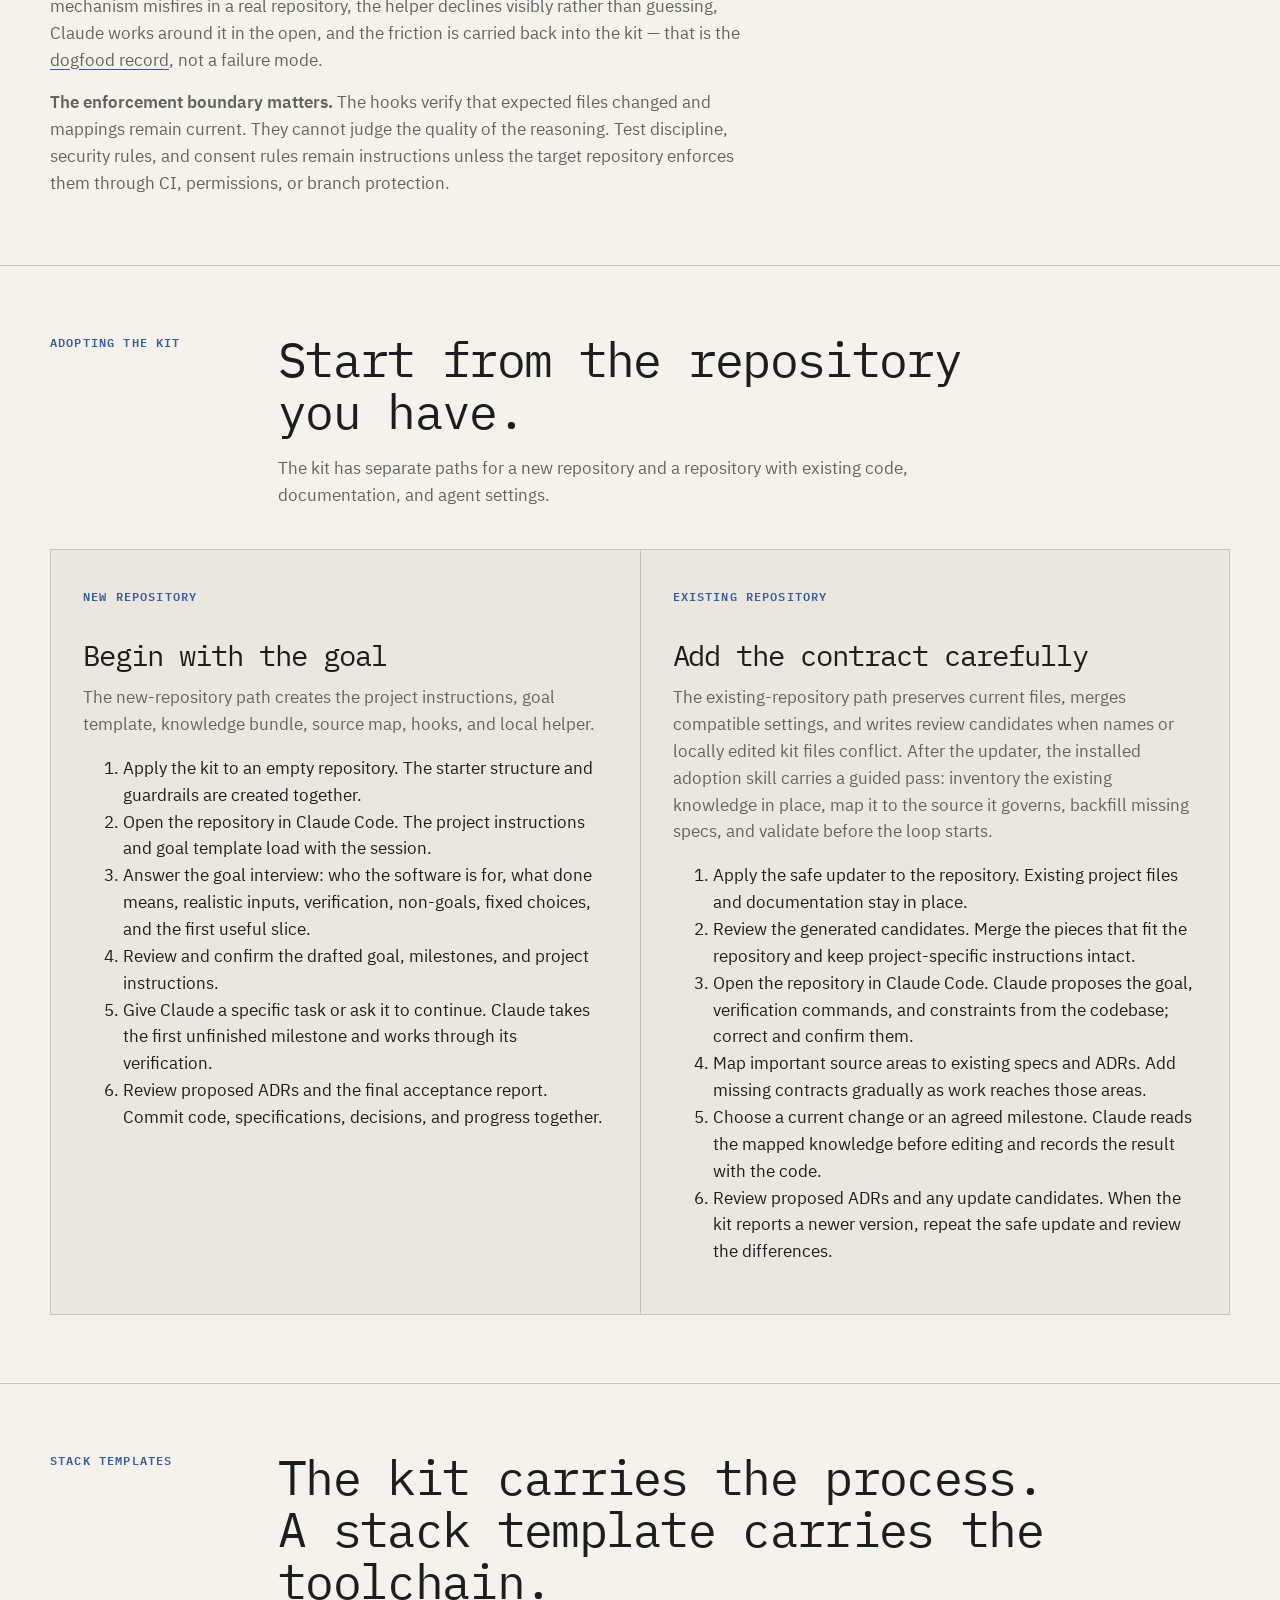
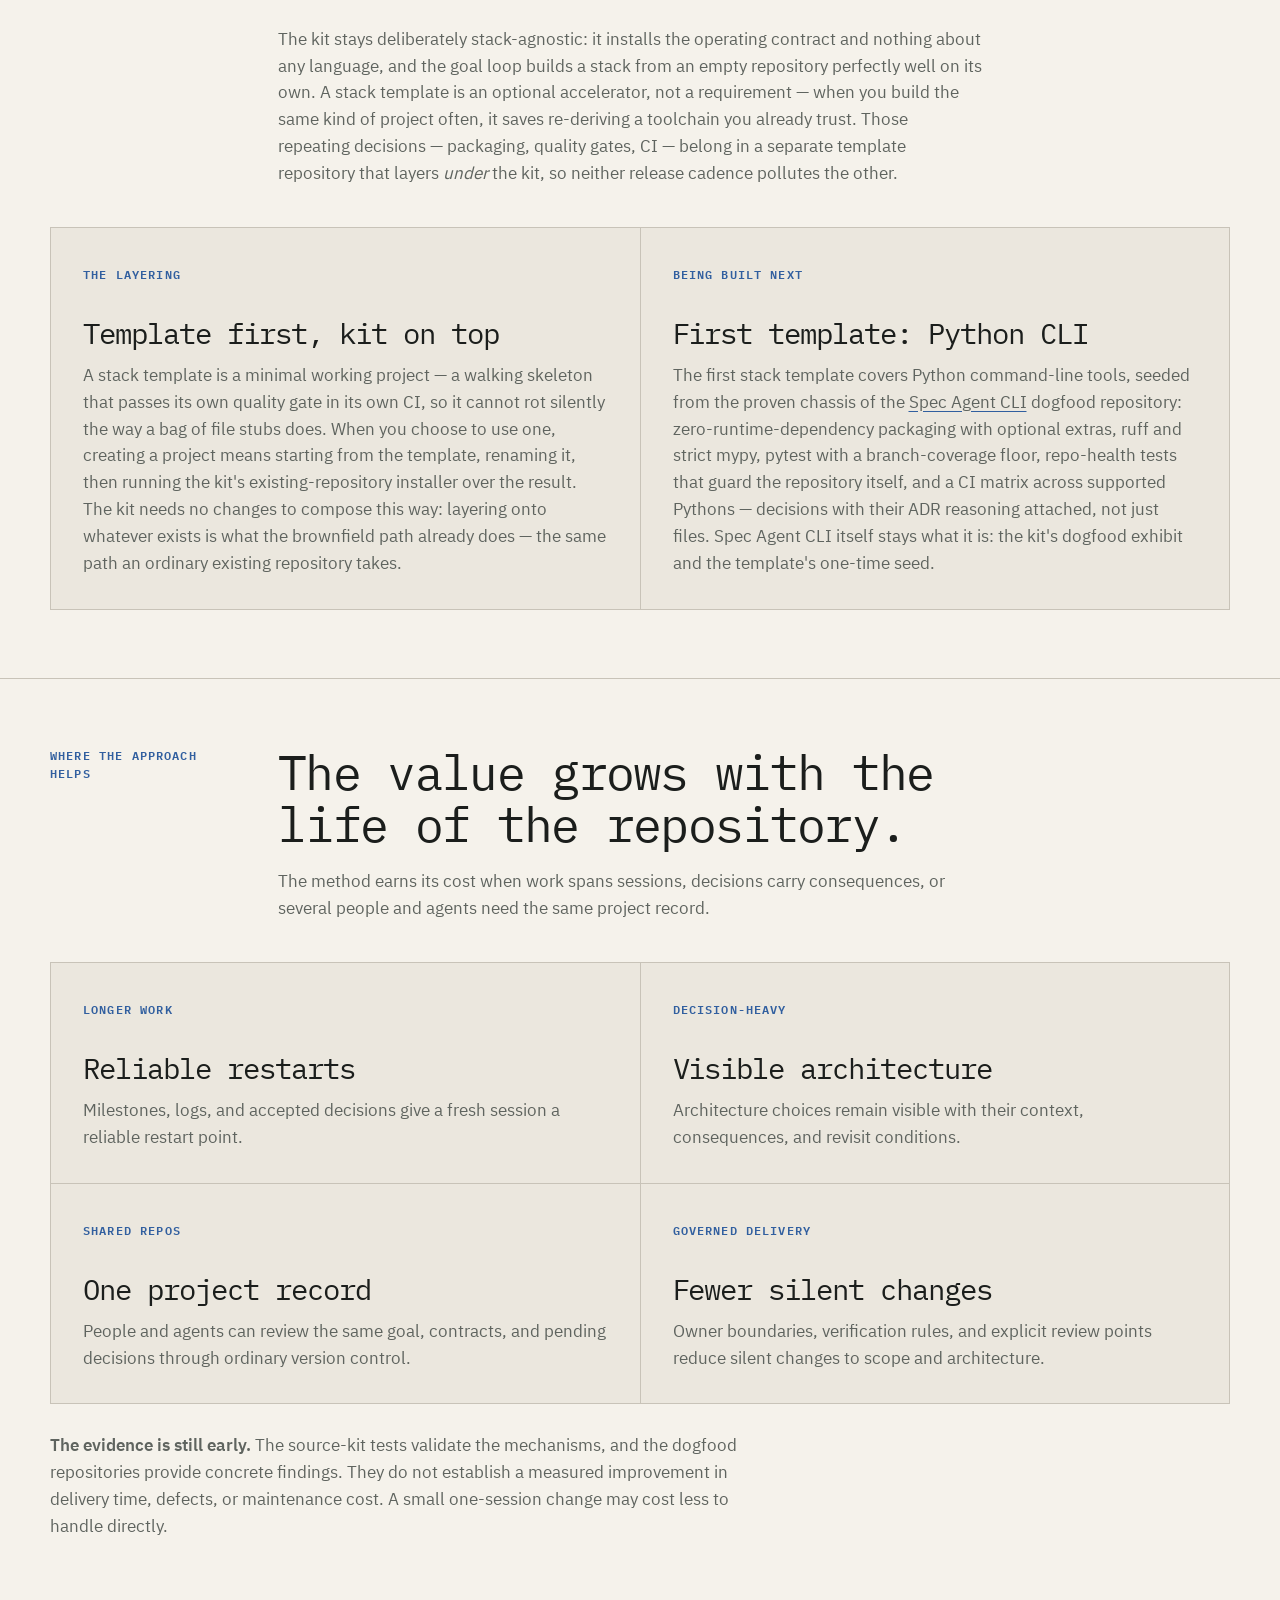
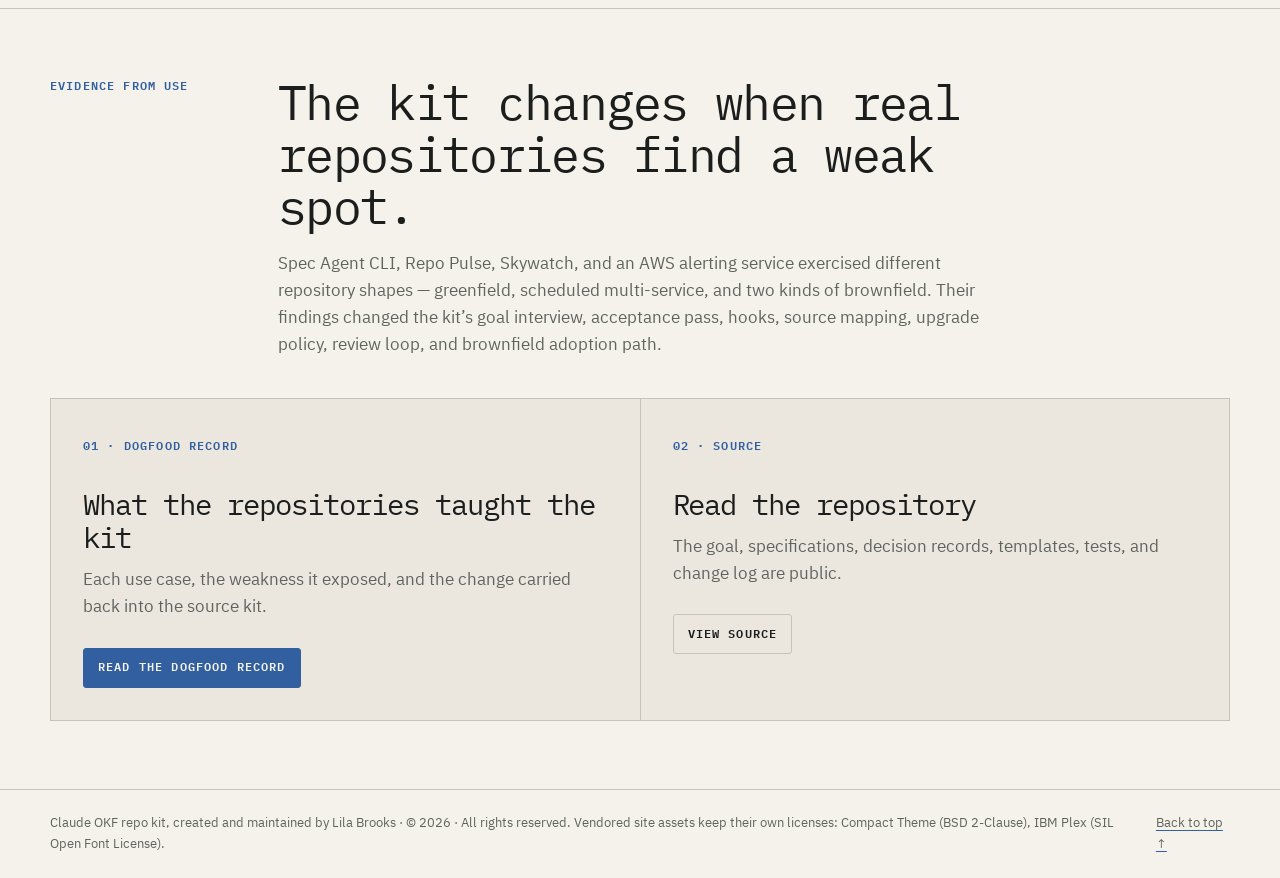
<file: site/projects/claude-okf-repo-kit/index.html>
<!doctype html><html lang="en"><head><meta charset="utf-8"><meta name="viewport" content="width=device-width, initial-scale=1"><meta name="robots" content="noindex, follow"><title>Claude OKF repo kit</title><meta http-equiv="refresh" content="0; url=../../"><link rel="canonical" href="https://lilabrooks.github.io/claude-okf-repo-kit/"><link rel="stylesheet" href="../../compact-theme.css"></head><body><main class="compact-shell" style="padding-block:80px;"><p class="compact-eyebrow">Moved</p><h1 class="compact-title">Moved.</h1><p class="compact-lede" style="margin-top:20px;">The kit now occupies the main page.</p><p class="compact-actions"><a class="compact-button compact-button-primary" href="../../">Read about the kit</a></p></main></body></html>
</file>
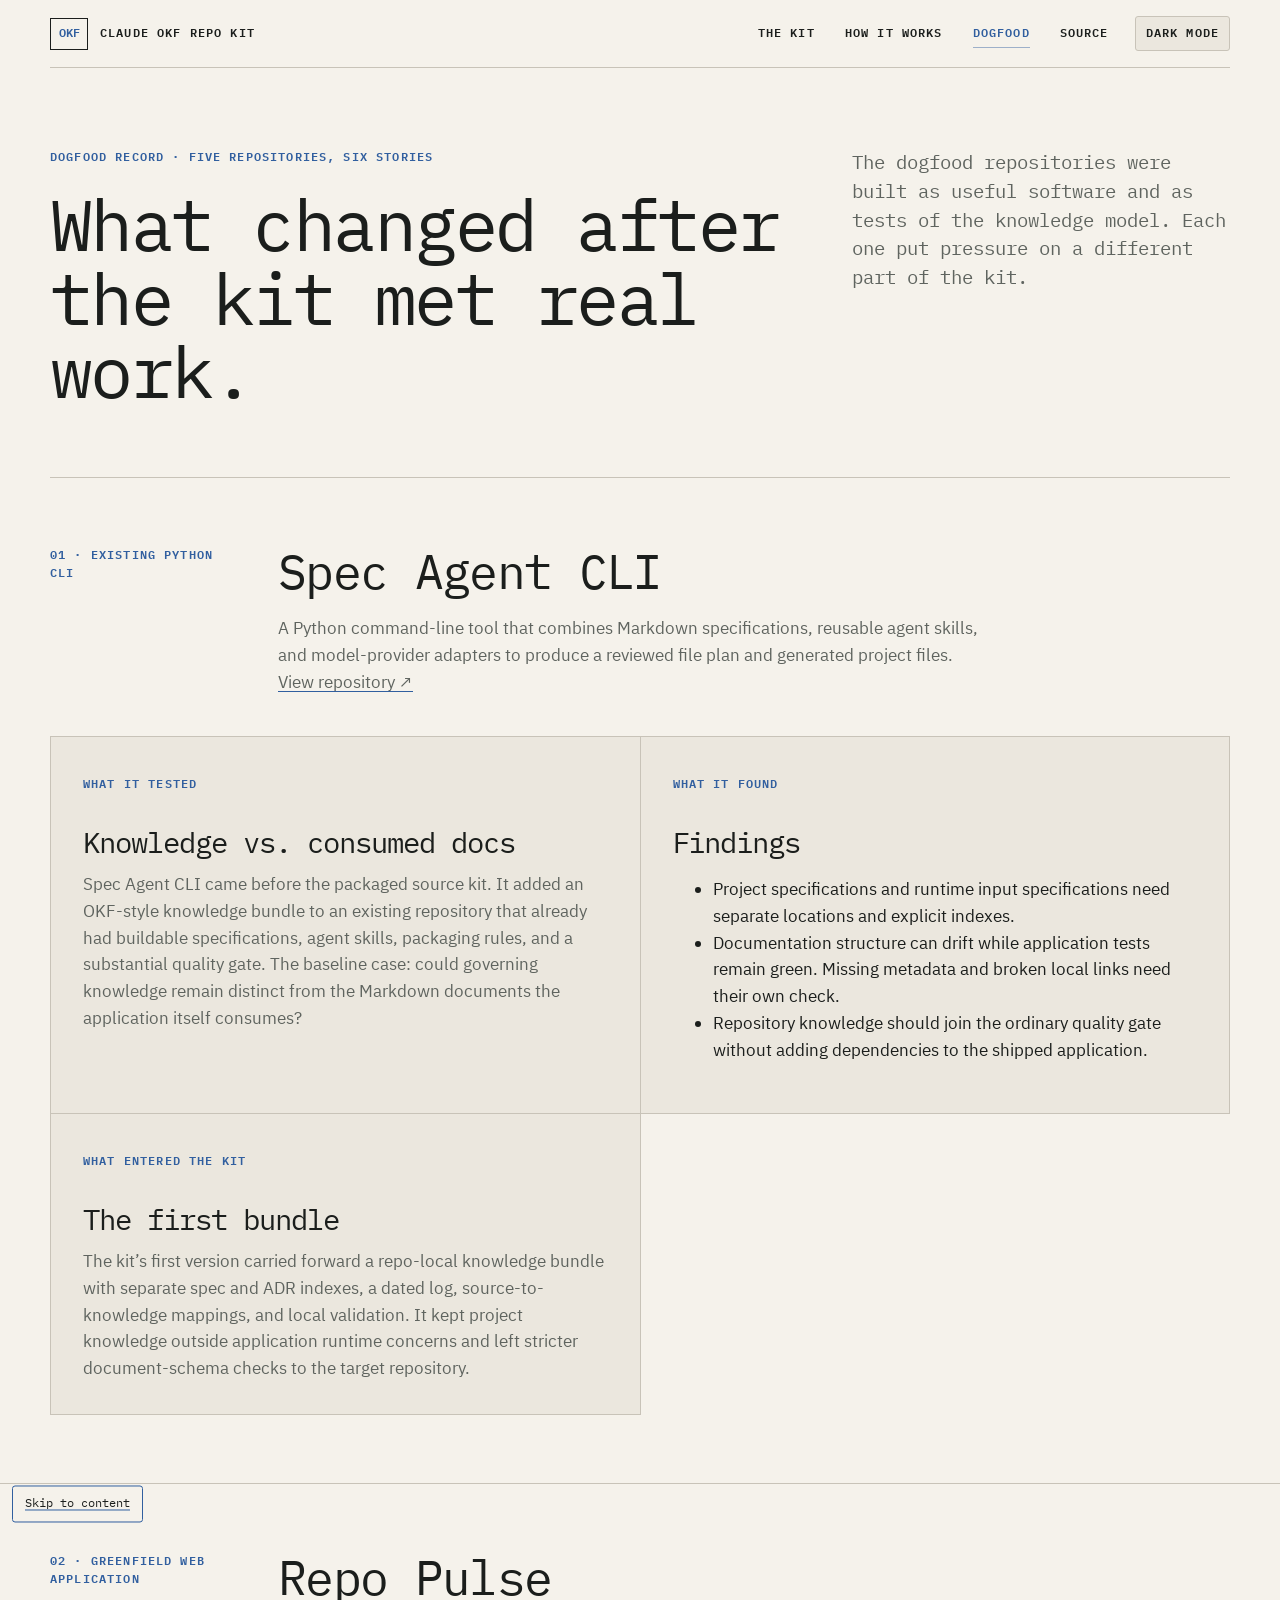
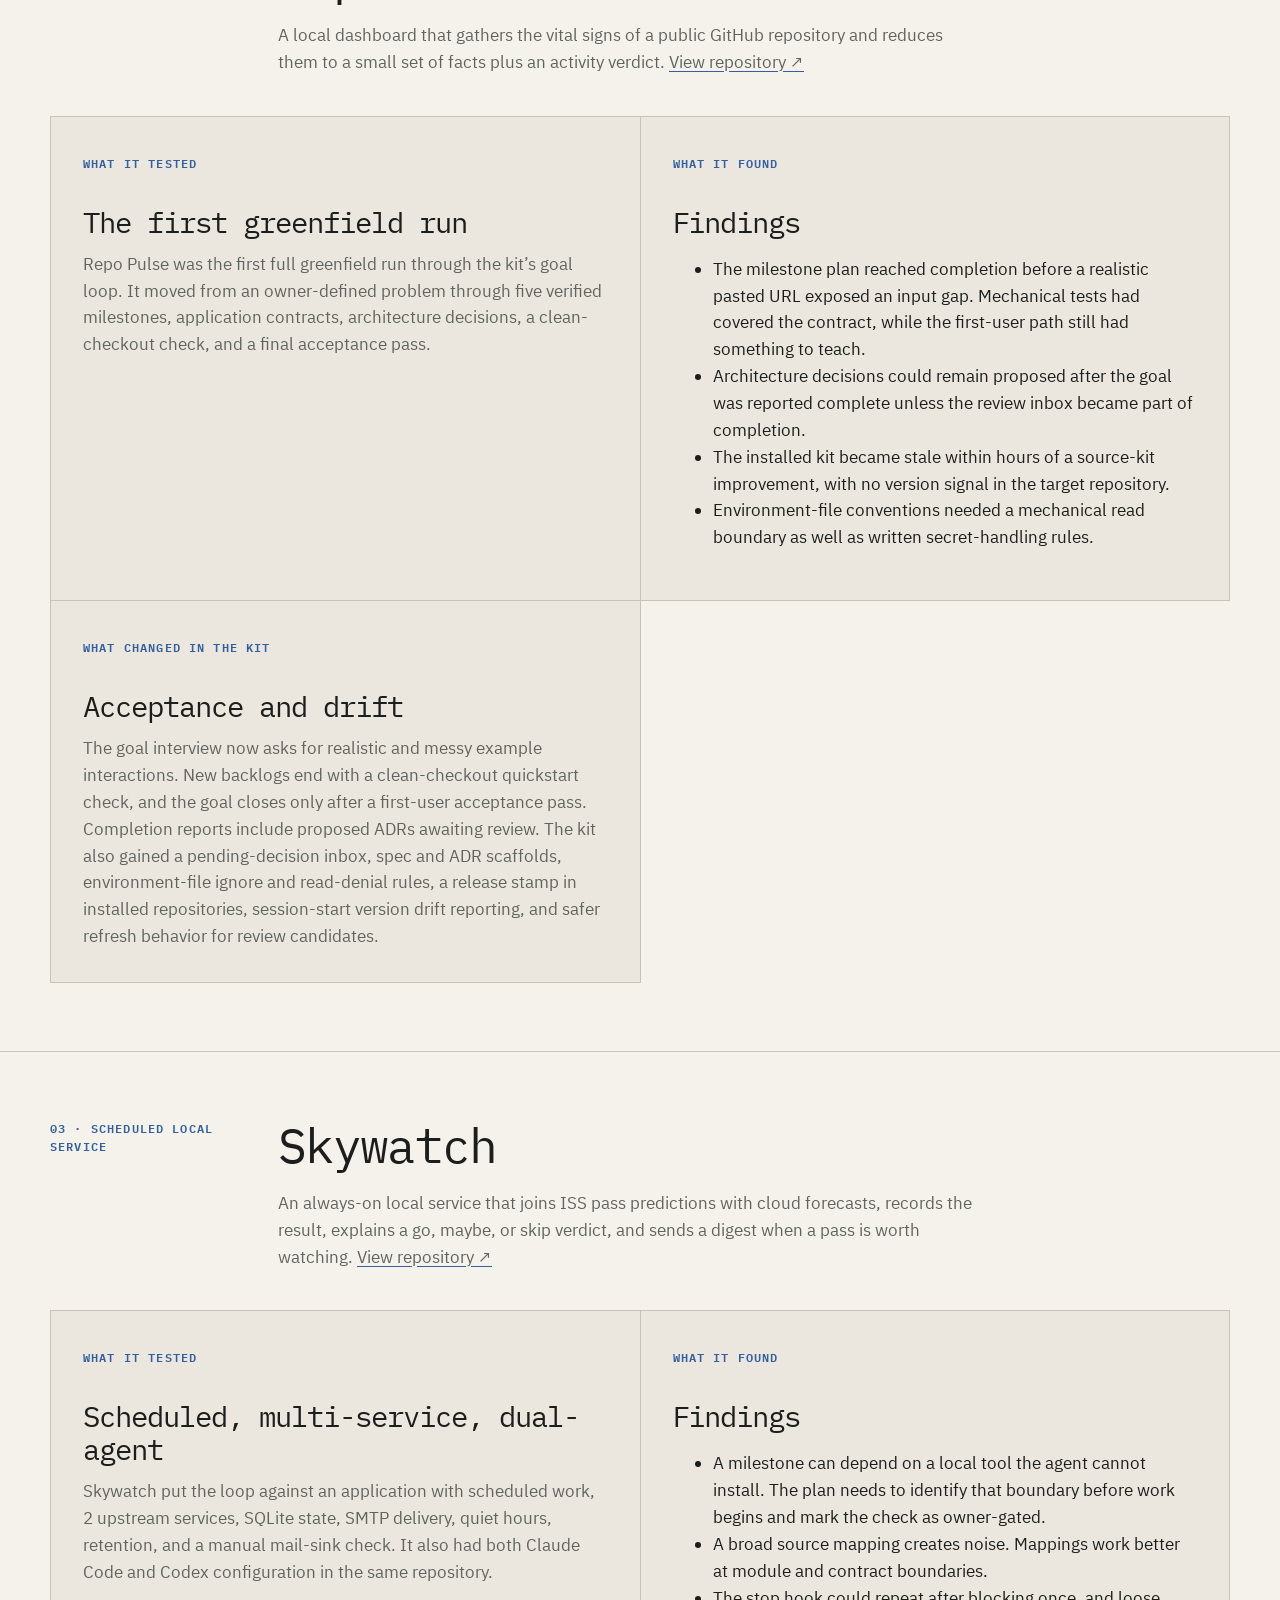
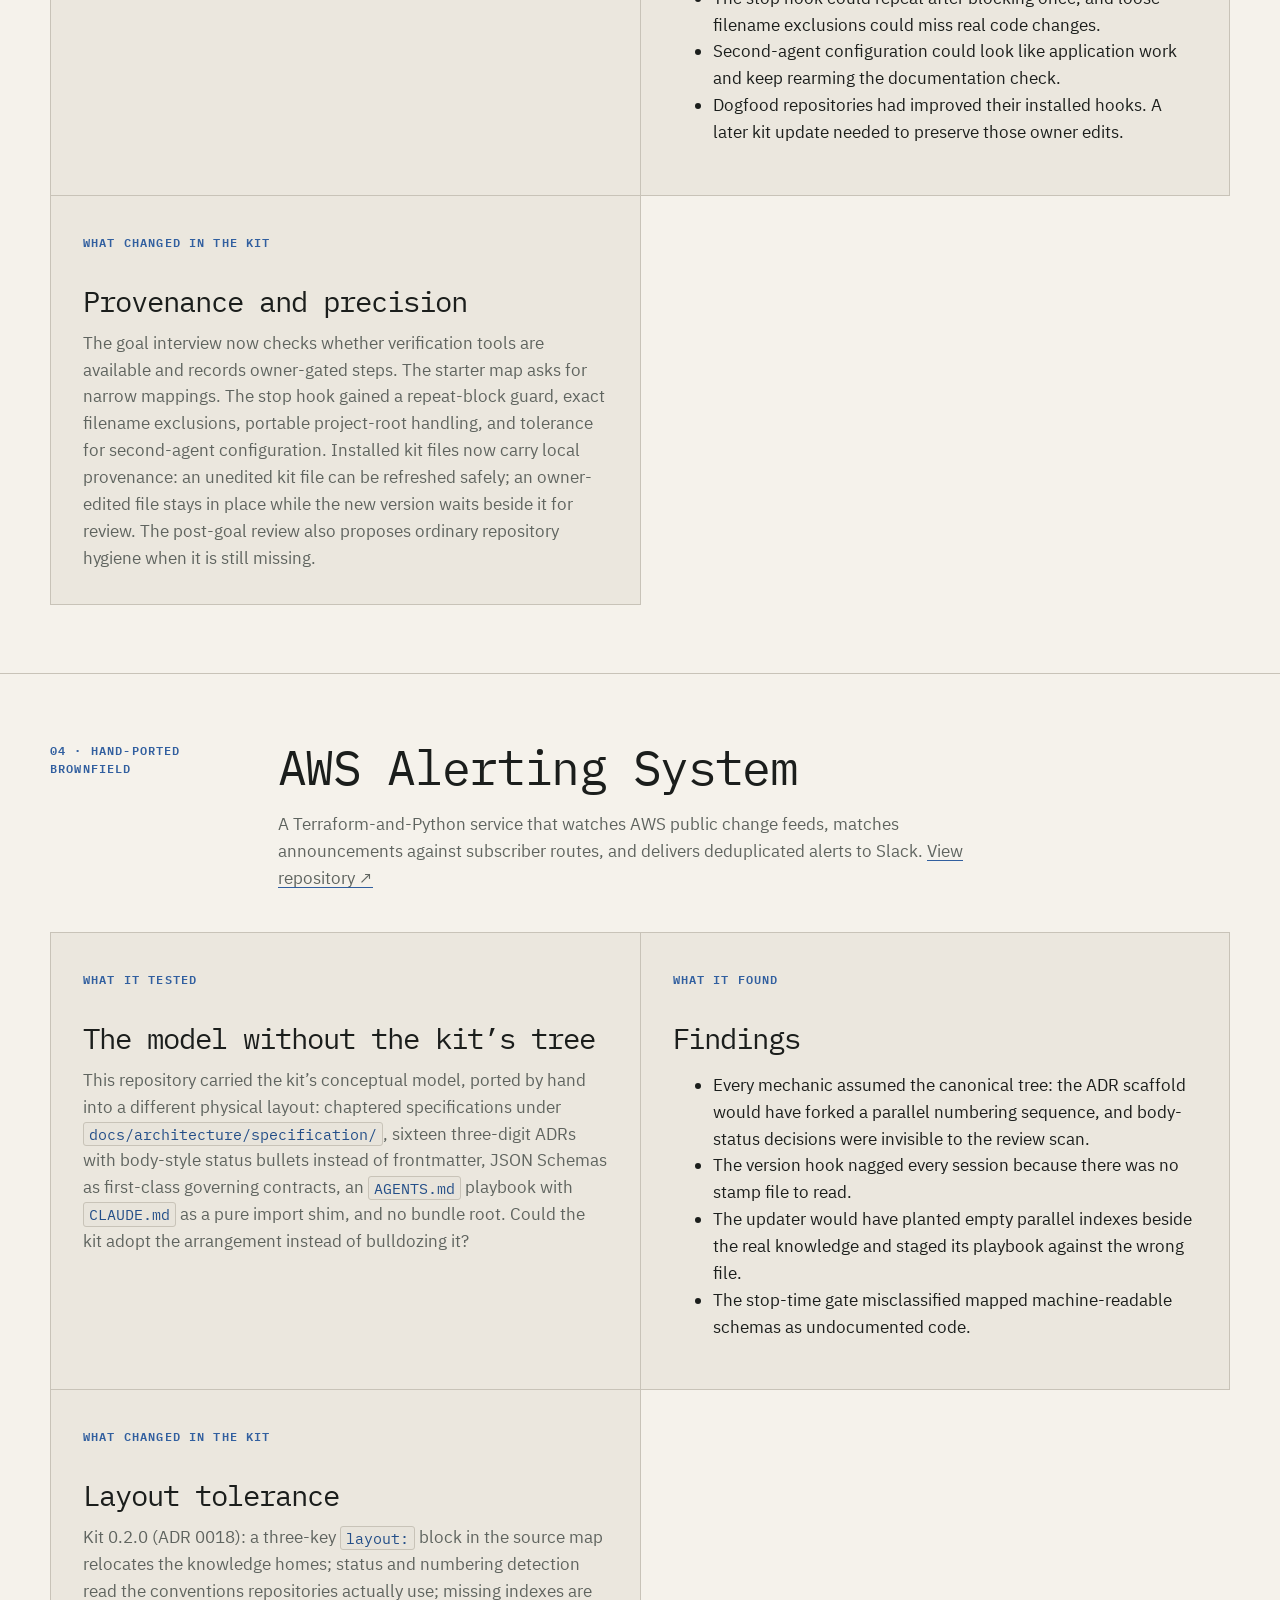
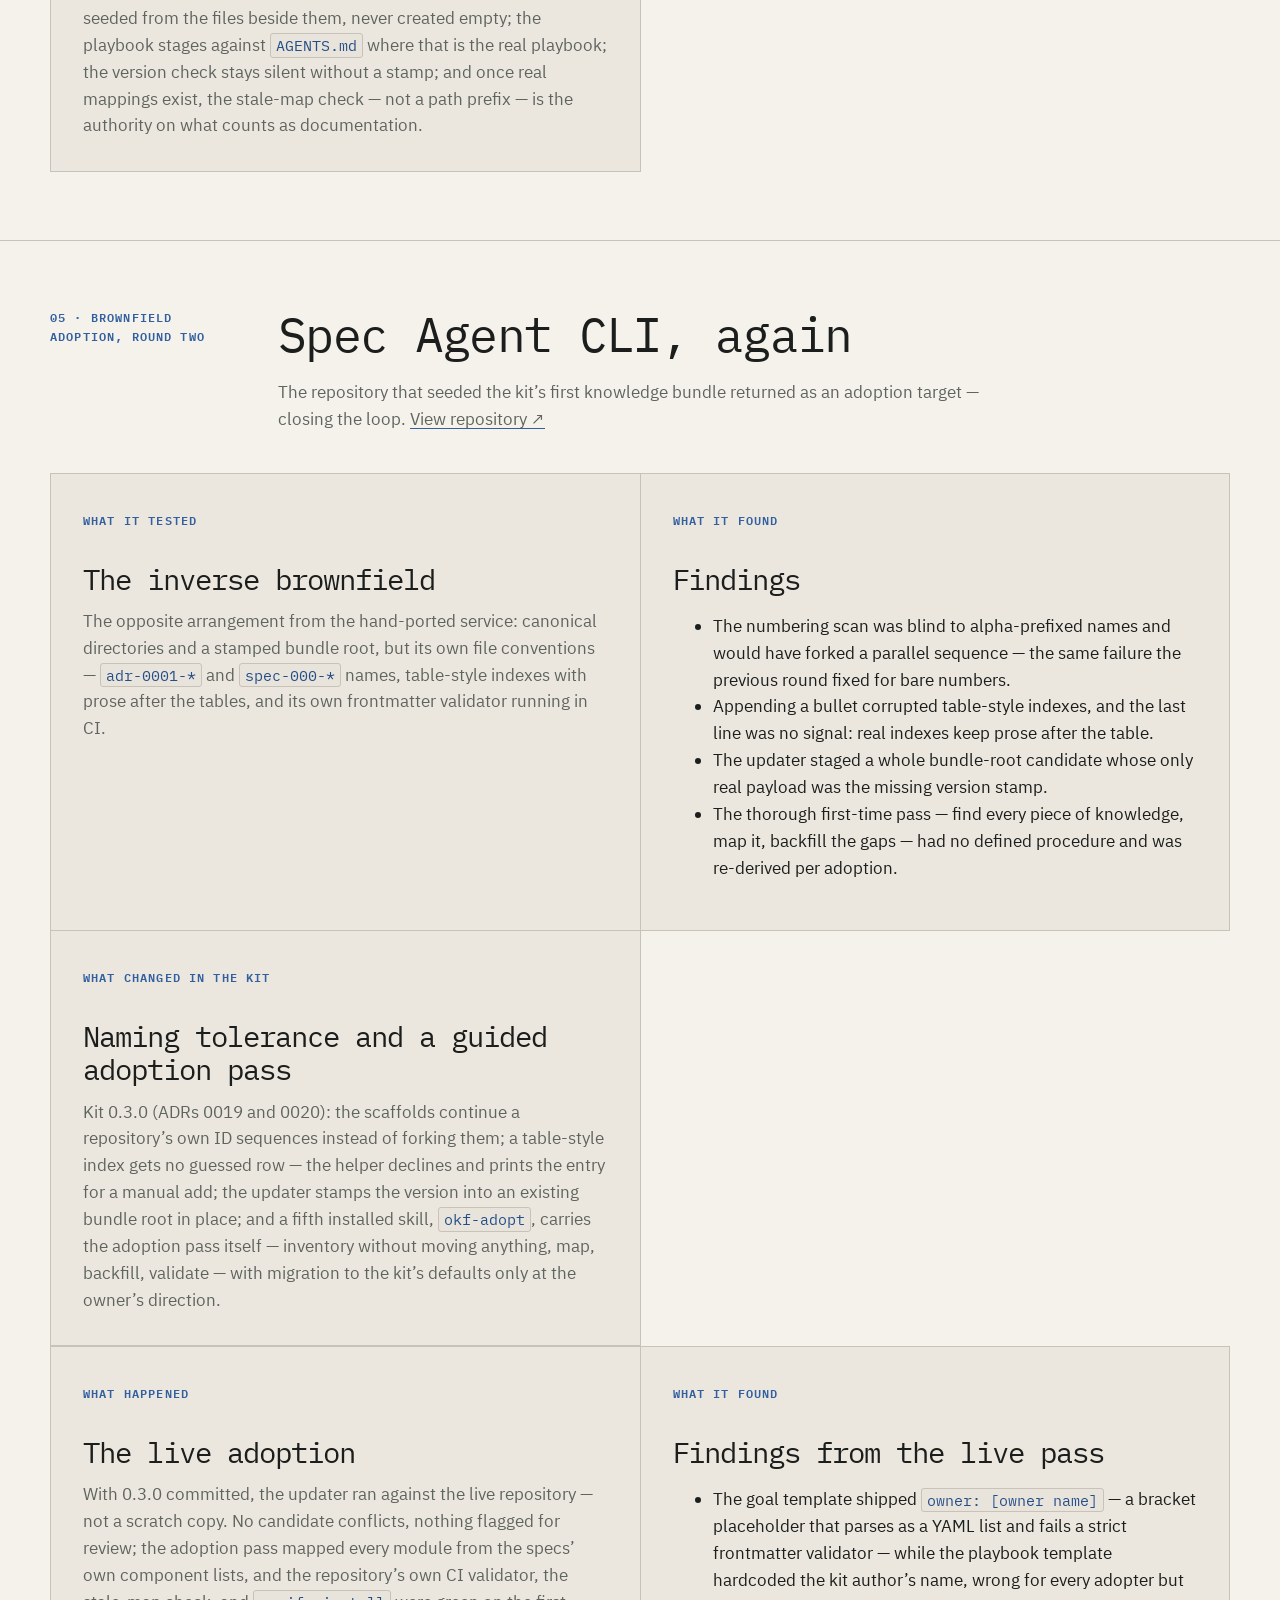
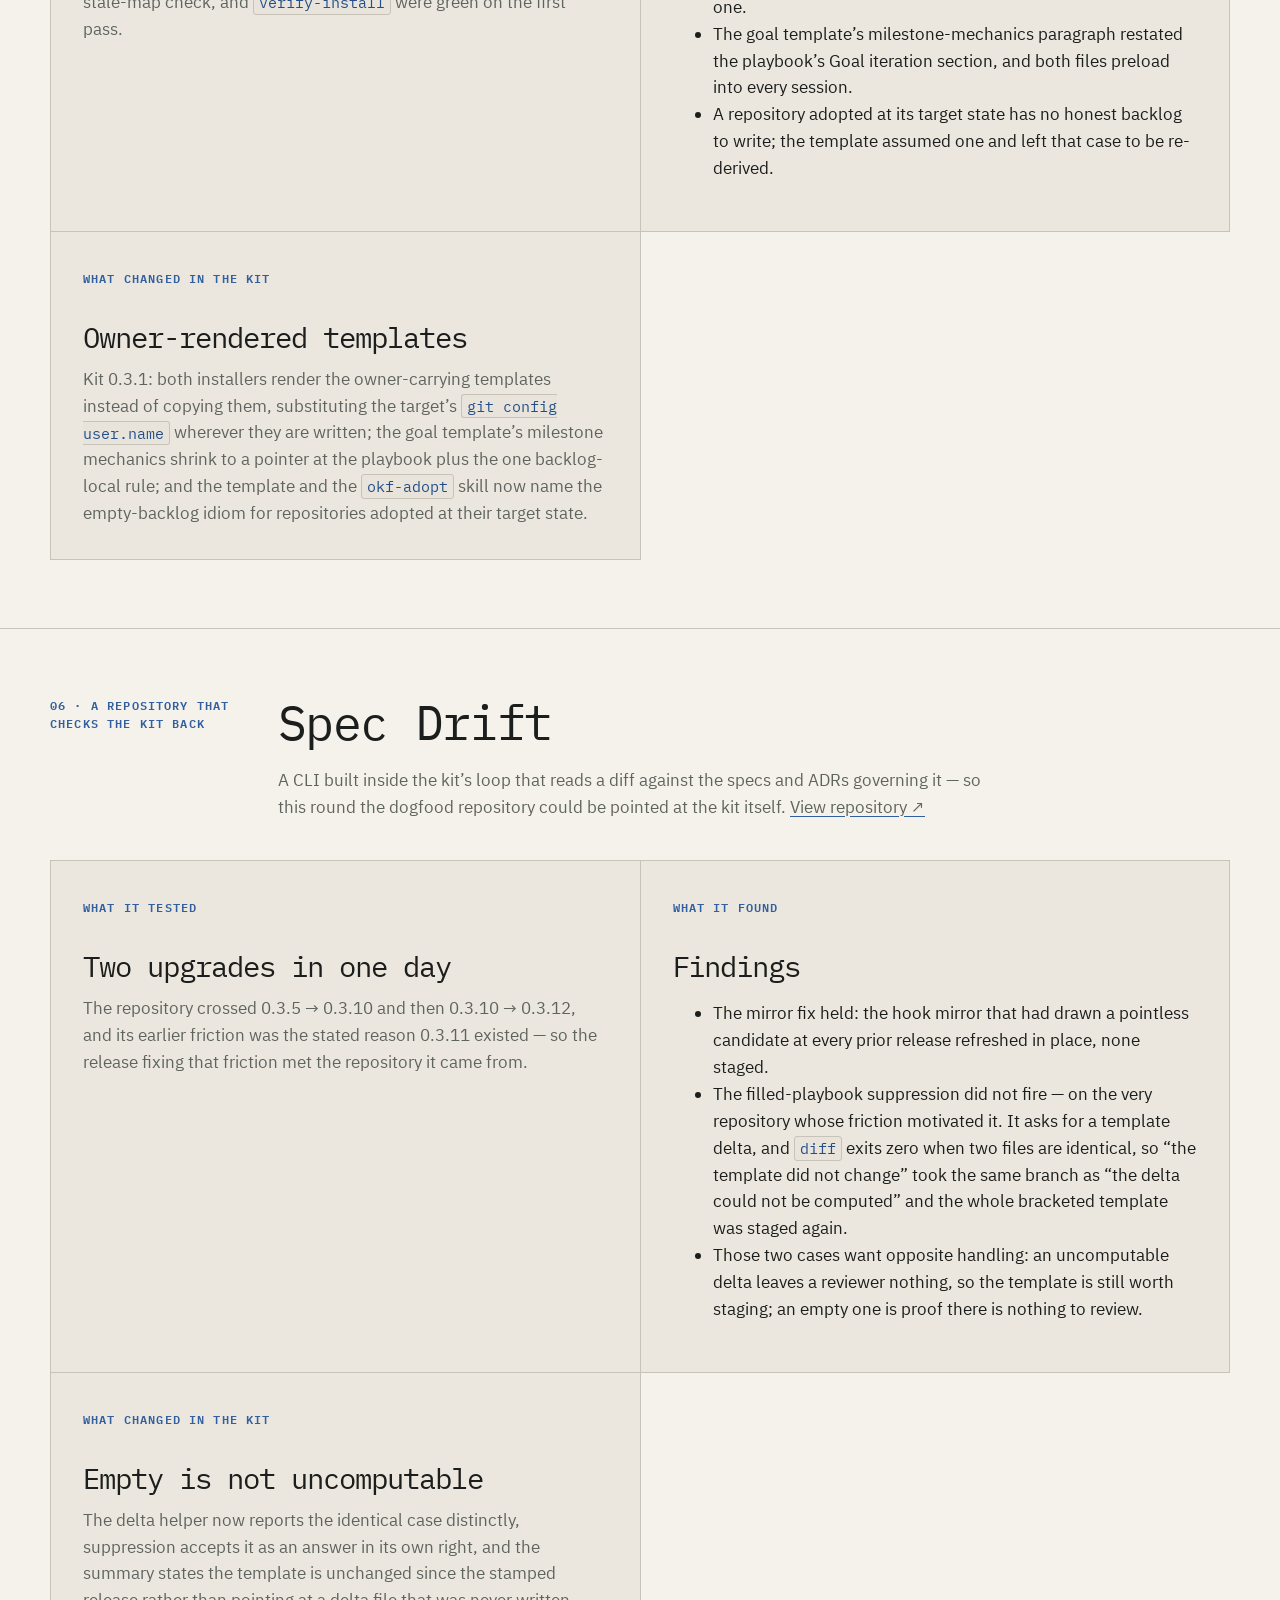
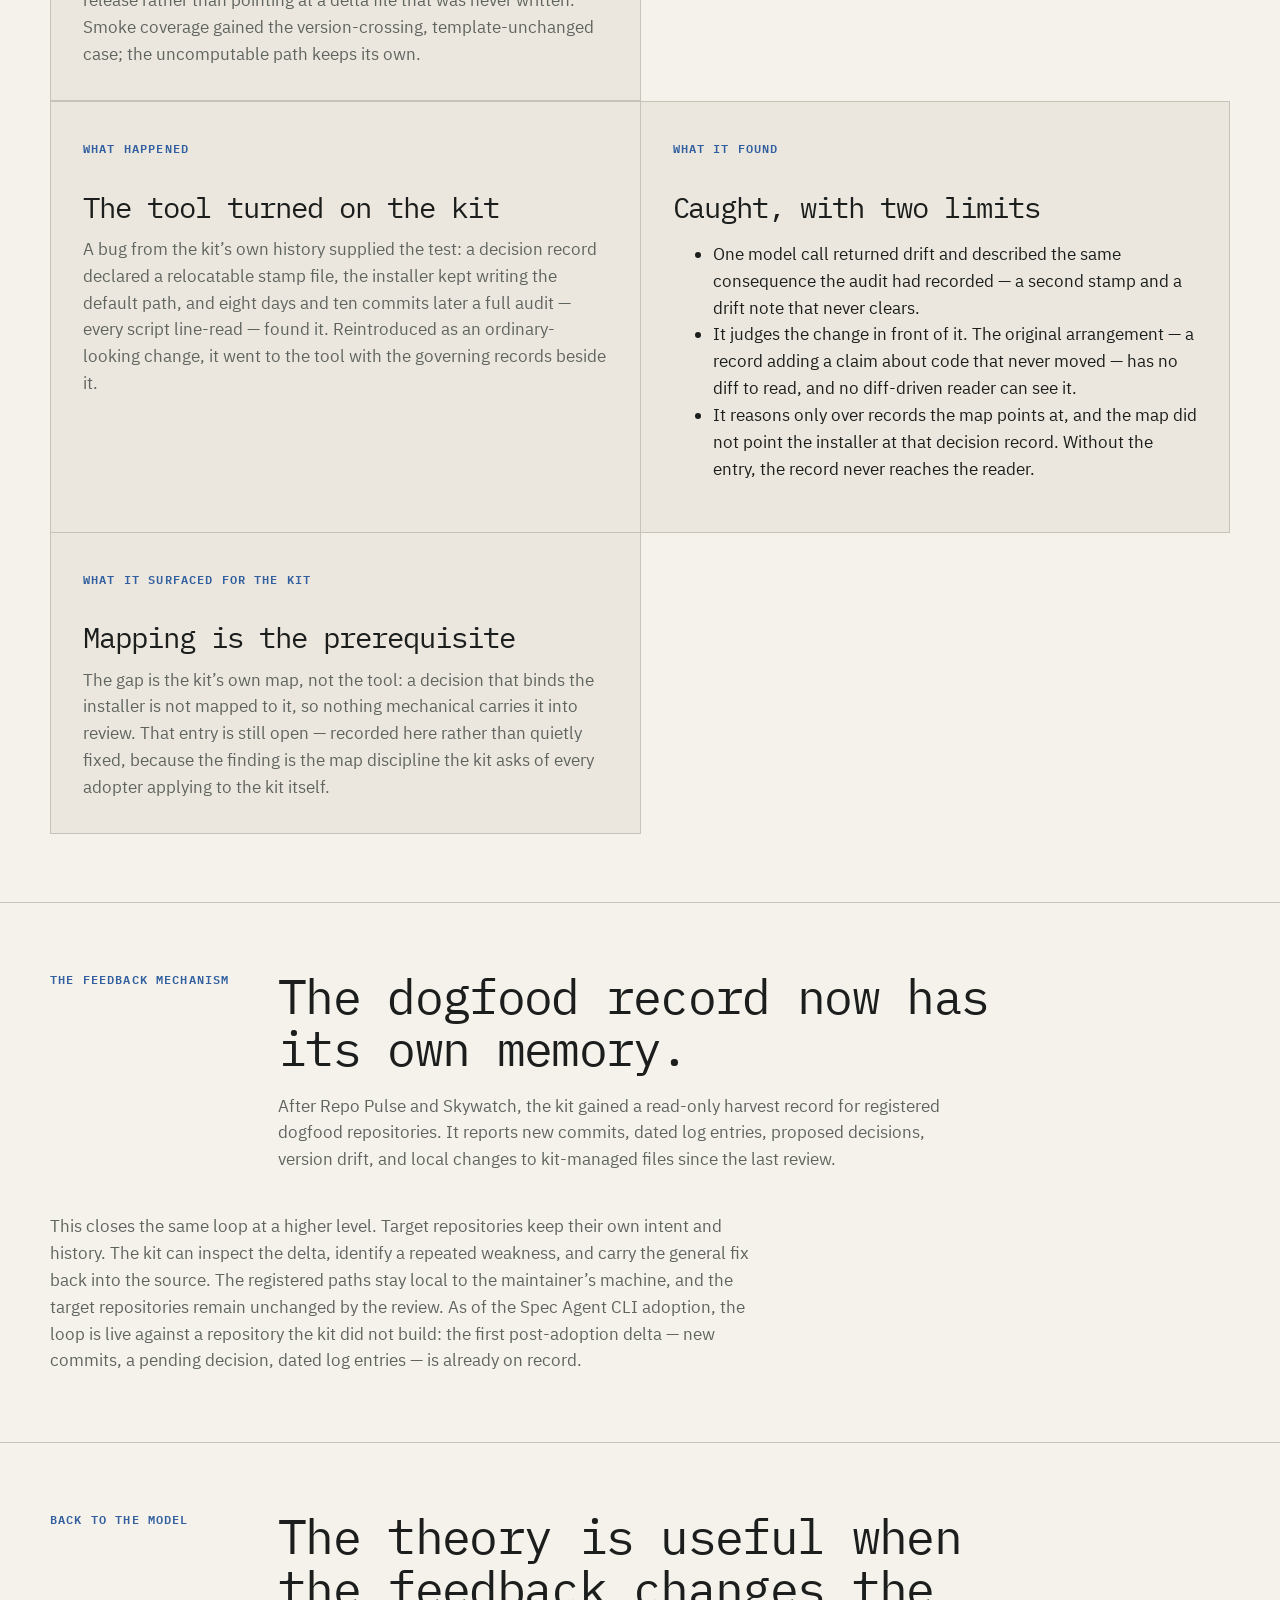
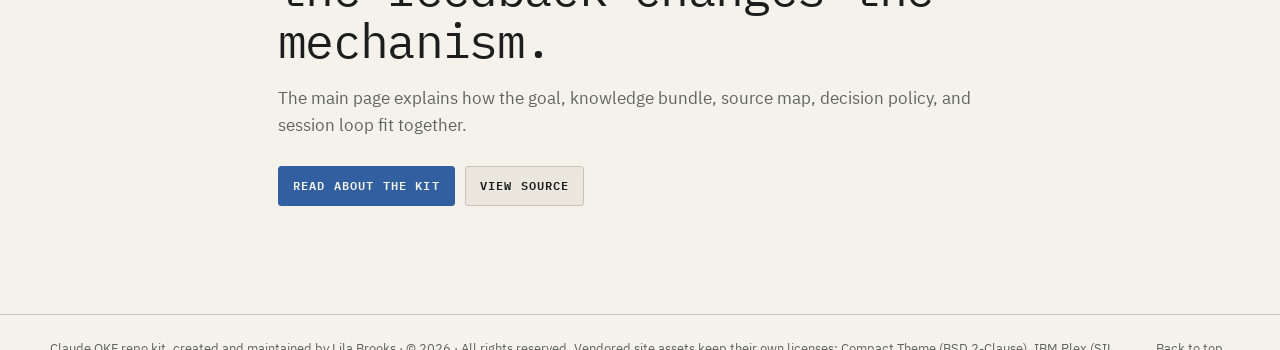
<file: site/projects/repo-pulse/index.html>
<!doctype html><html lang="en"><head><meta charset="utf-8"><meta name="viewport" content="width=device-width, initial-scale=1"><meta name="robots" content="noindex, follow"><title>Repo Pulse dogfood findings | Claude OKF repo kit</title><meta http-equiv="refresh" content="0; url=../../dogfood/#repo-pulse-title"><link rel="canonical" href="https://lilabrooks.github.io/claude-okf-repo-kit/dogfood/#repo-pulse-title"><link rel="stylesheet" href="../../compact-theme.css"></head><body><main class="compact-shell" style="padding-block:80px;"><p class="compact-eyebrow">Moved</p><h1 class="compact-title">Moved.</h1><p class="compact-lede" style="margin-top:20px;">Repo Pulse now appears in the kit’s dogfood record.</p><p class="compact-actions"><a class="compact-button compact-button-primary" href="../../dogfood/#repo-pulse-title">Read the findings</a></p></main></body></html>
</file>
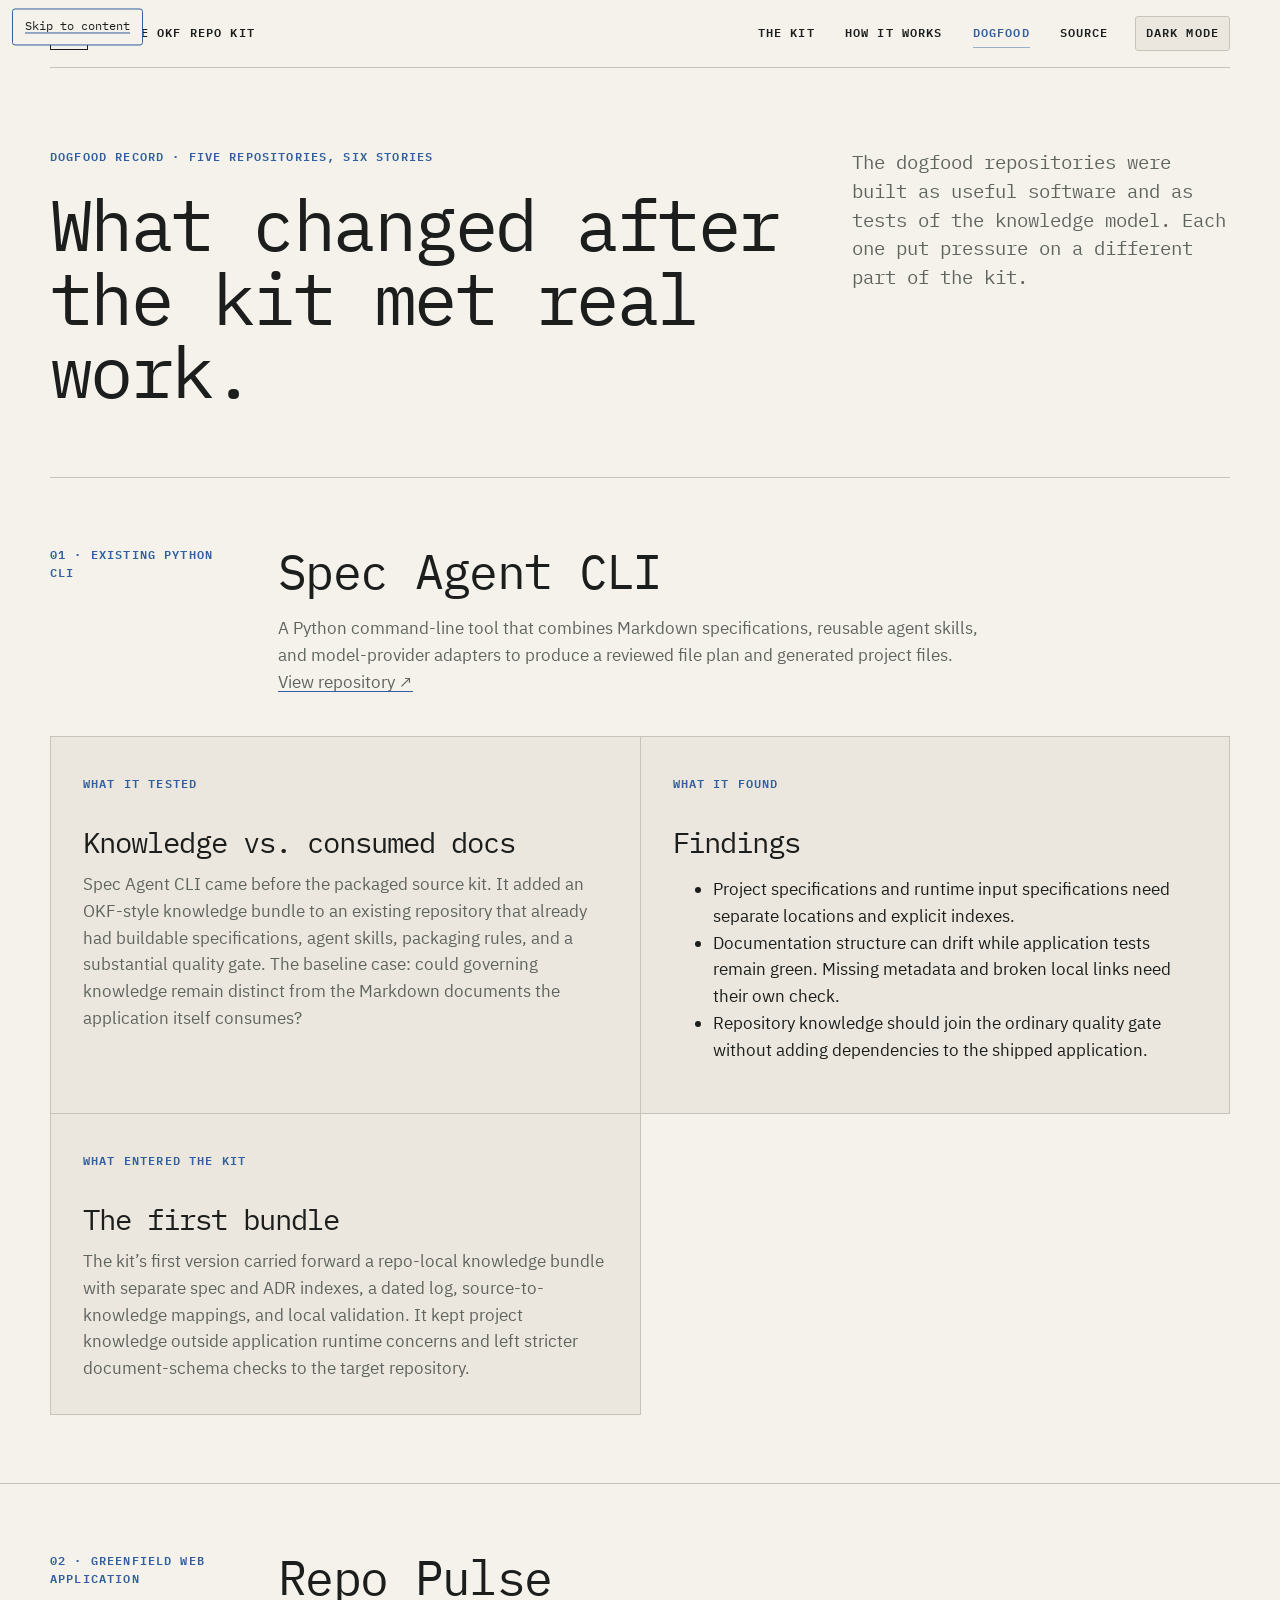
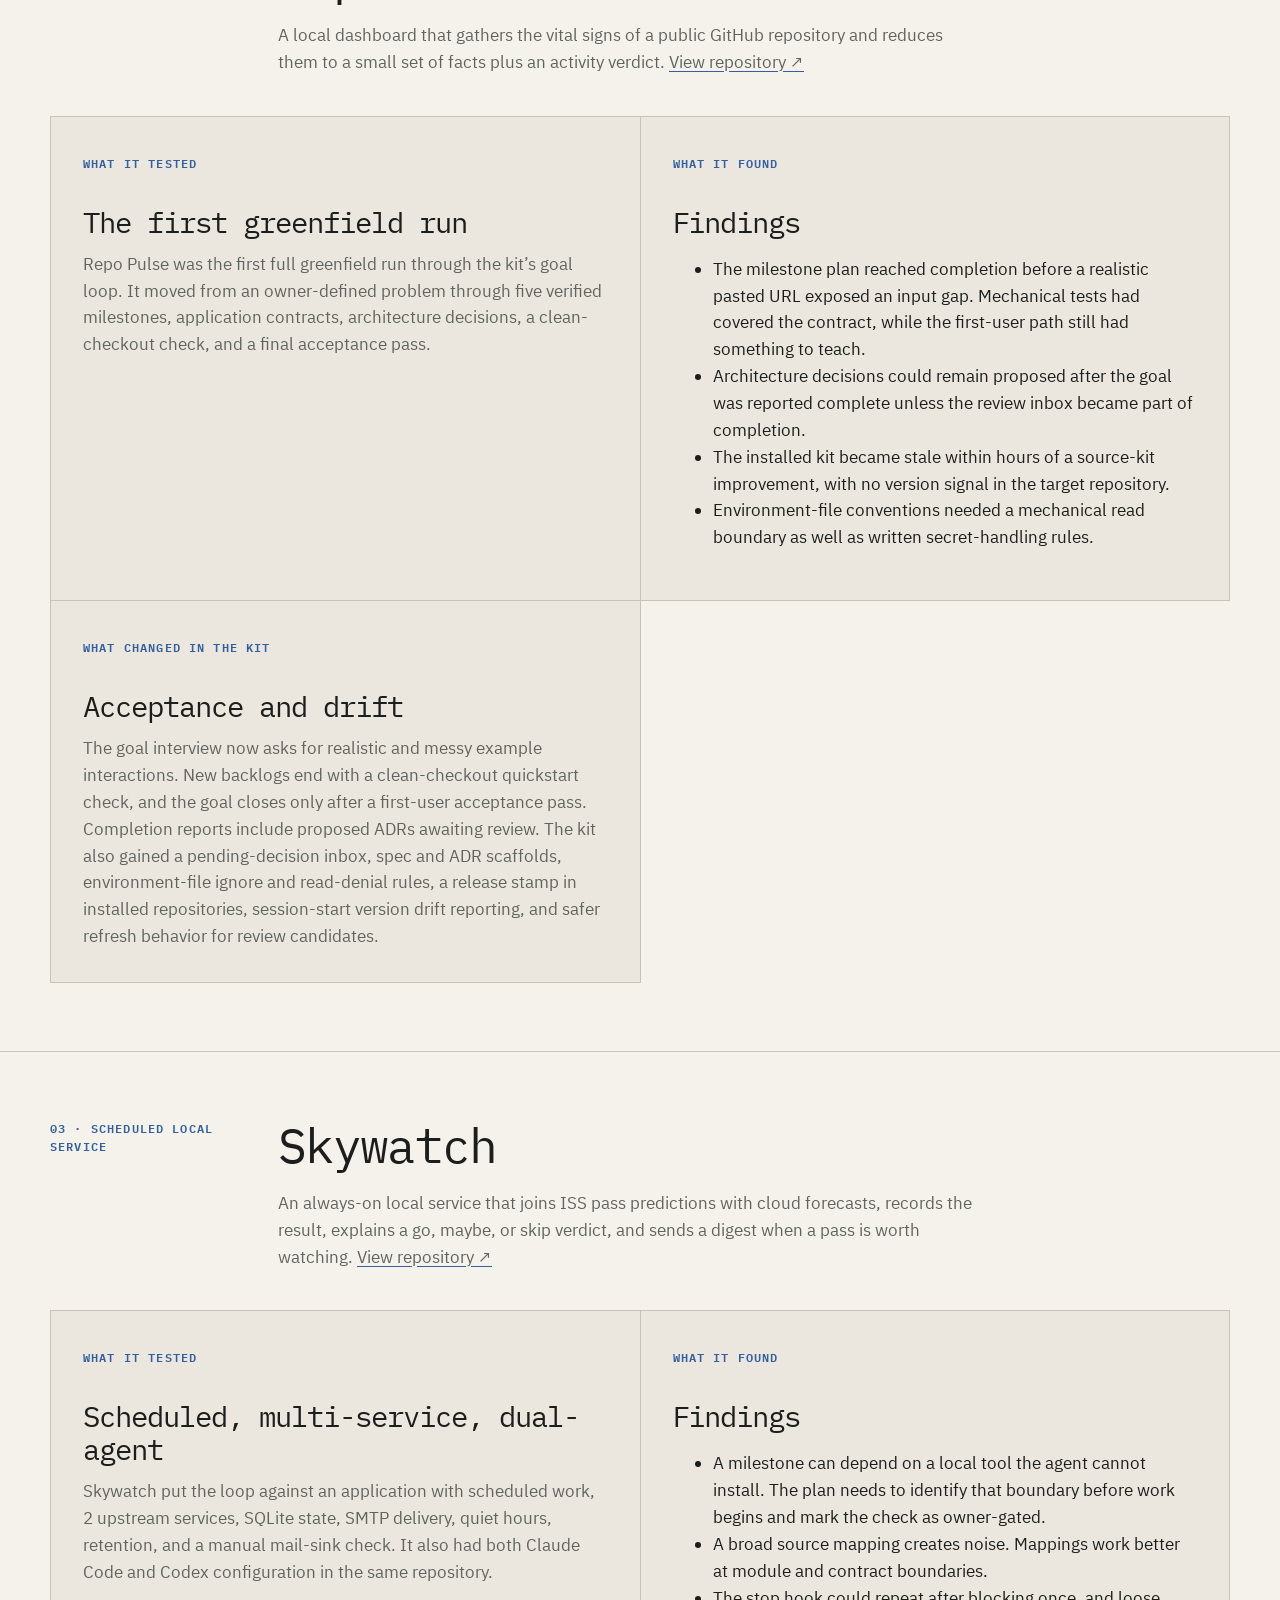
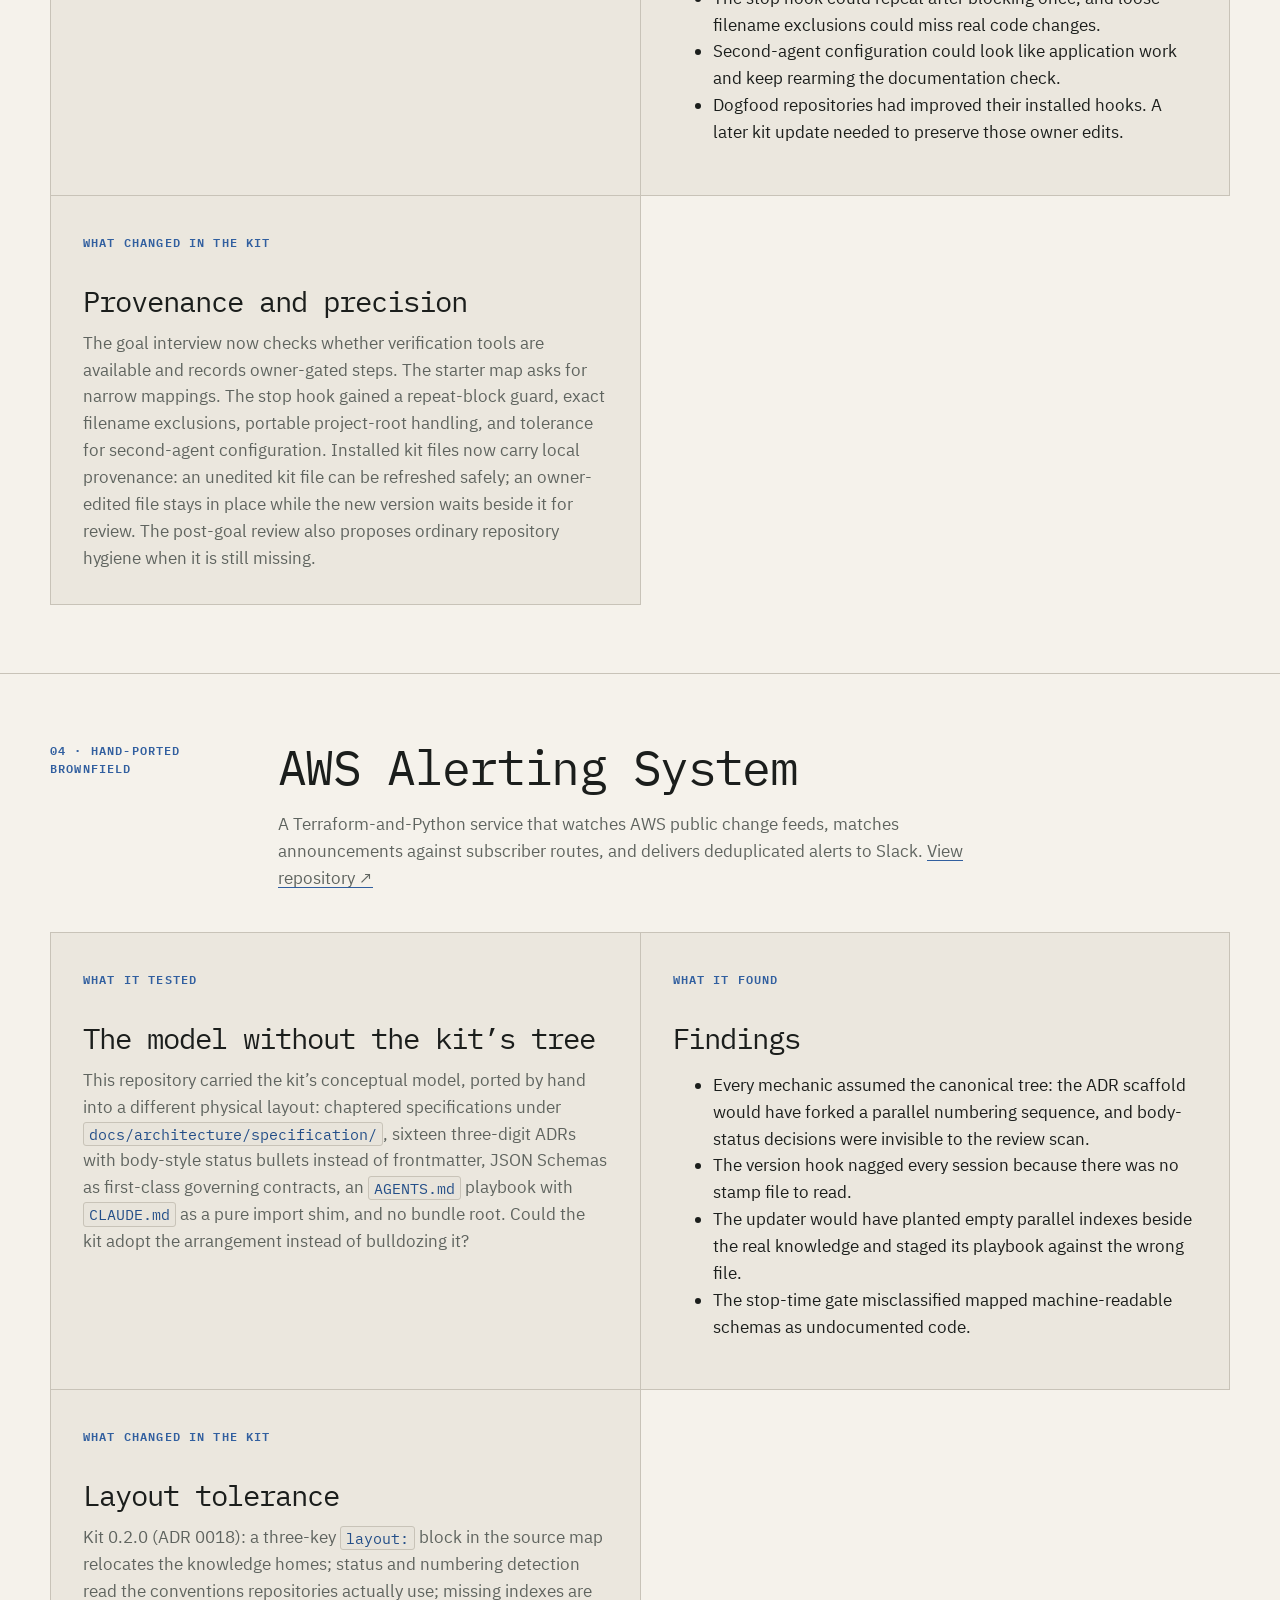
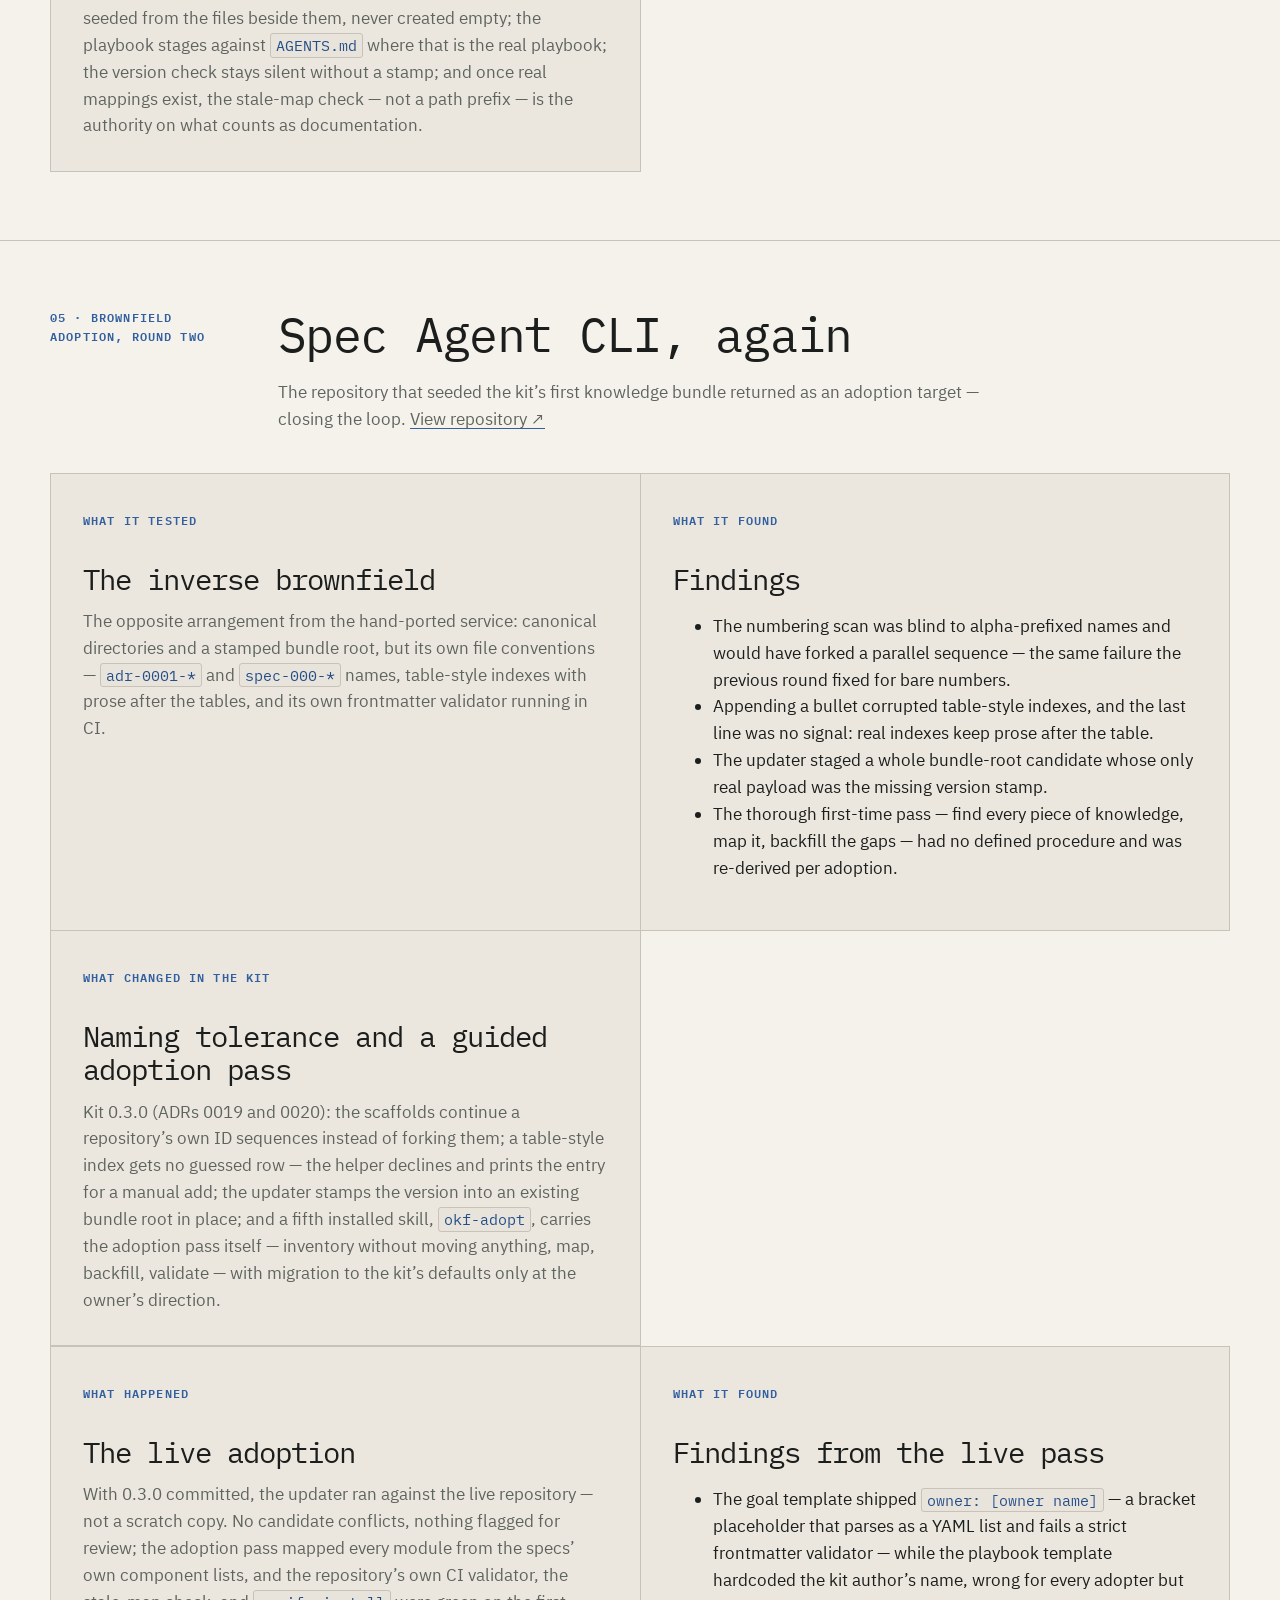
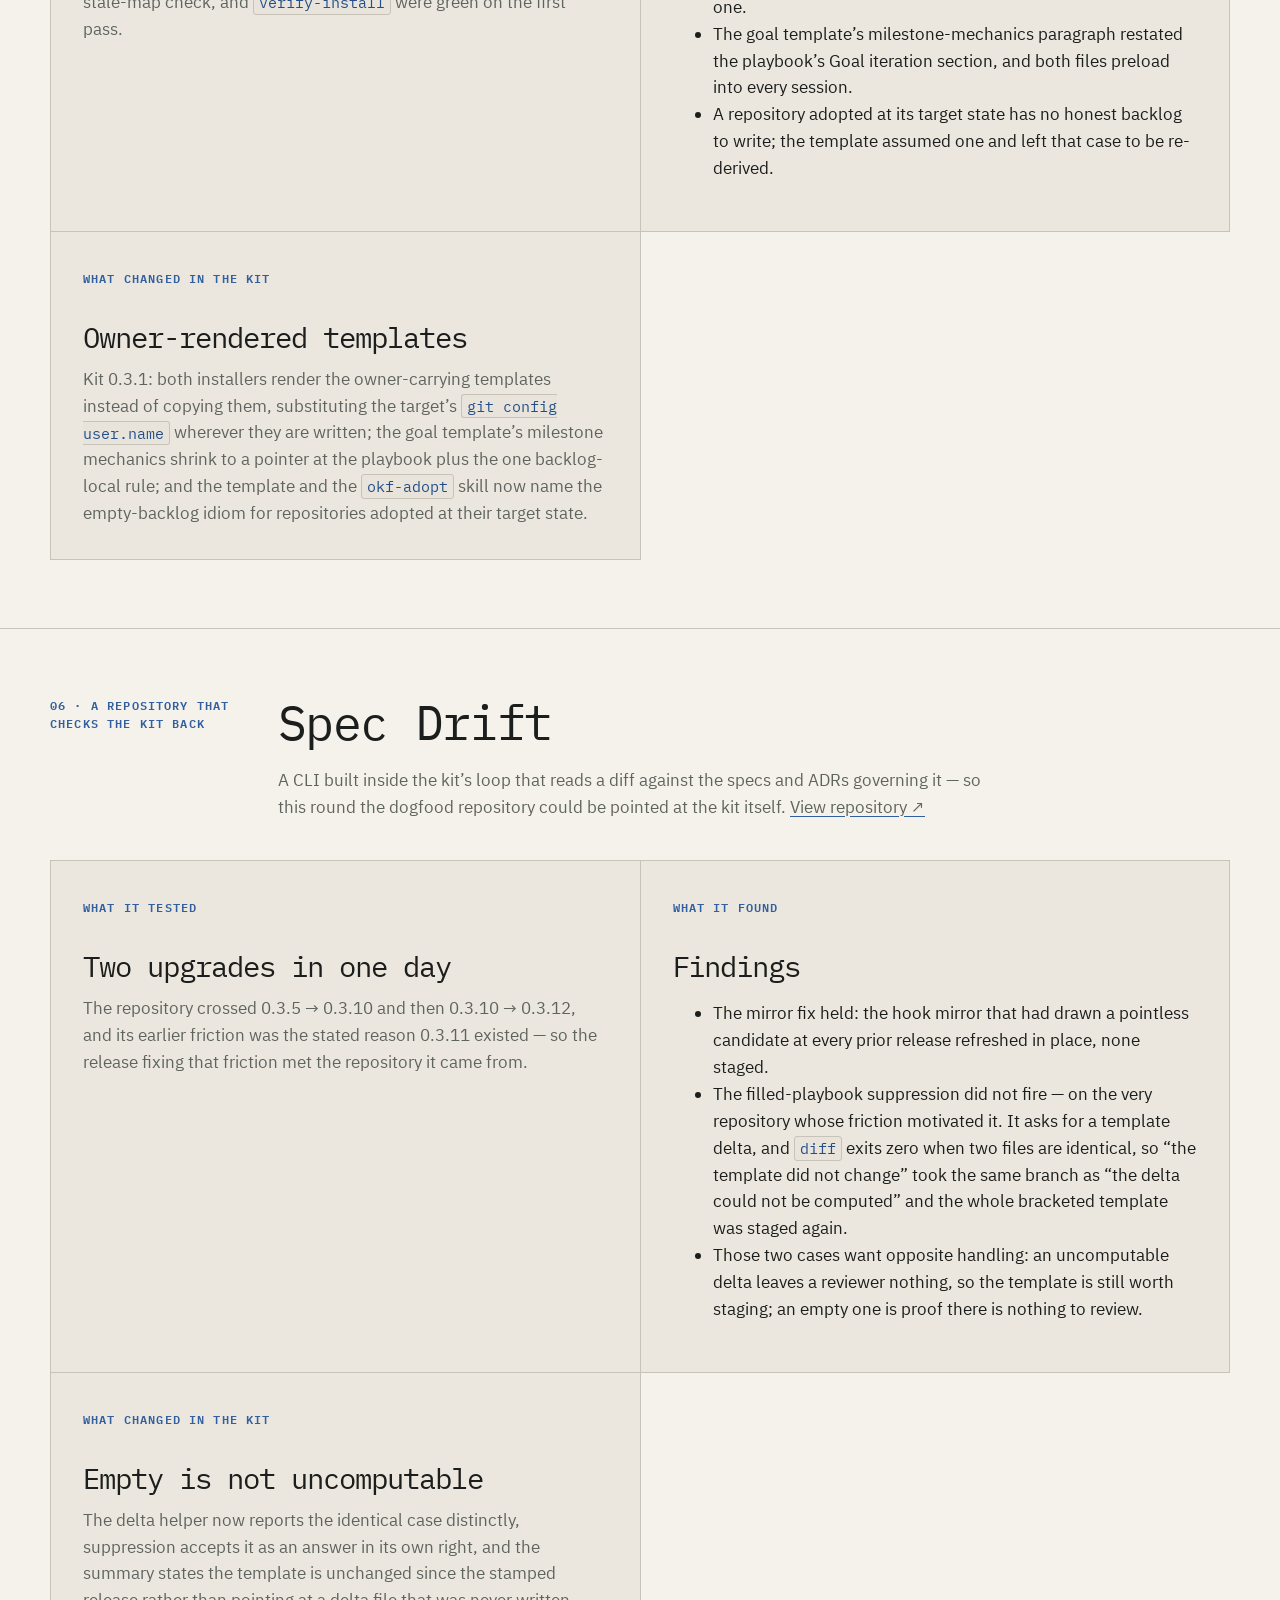
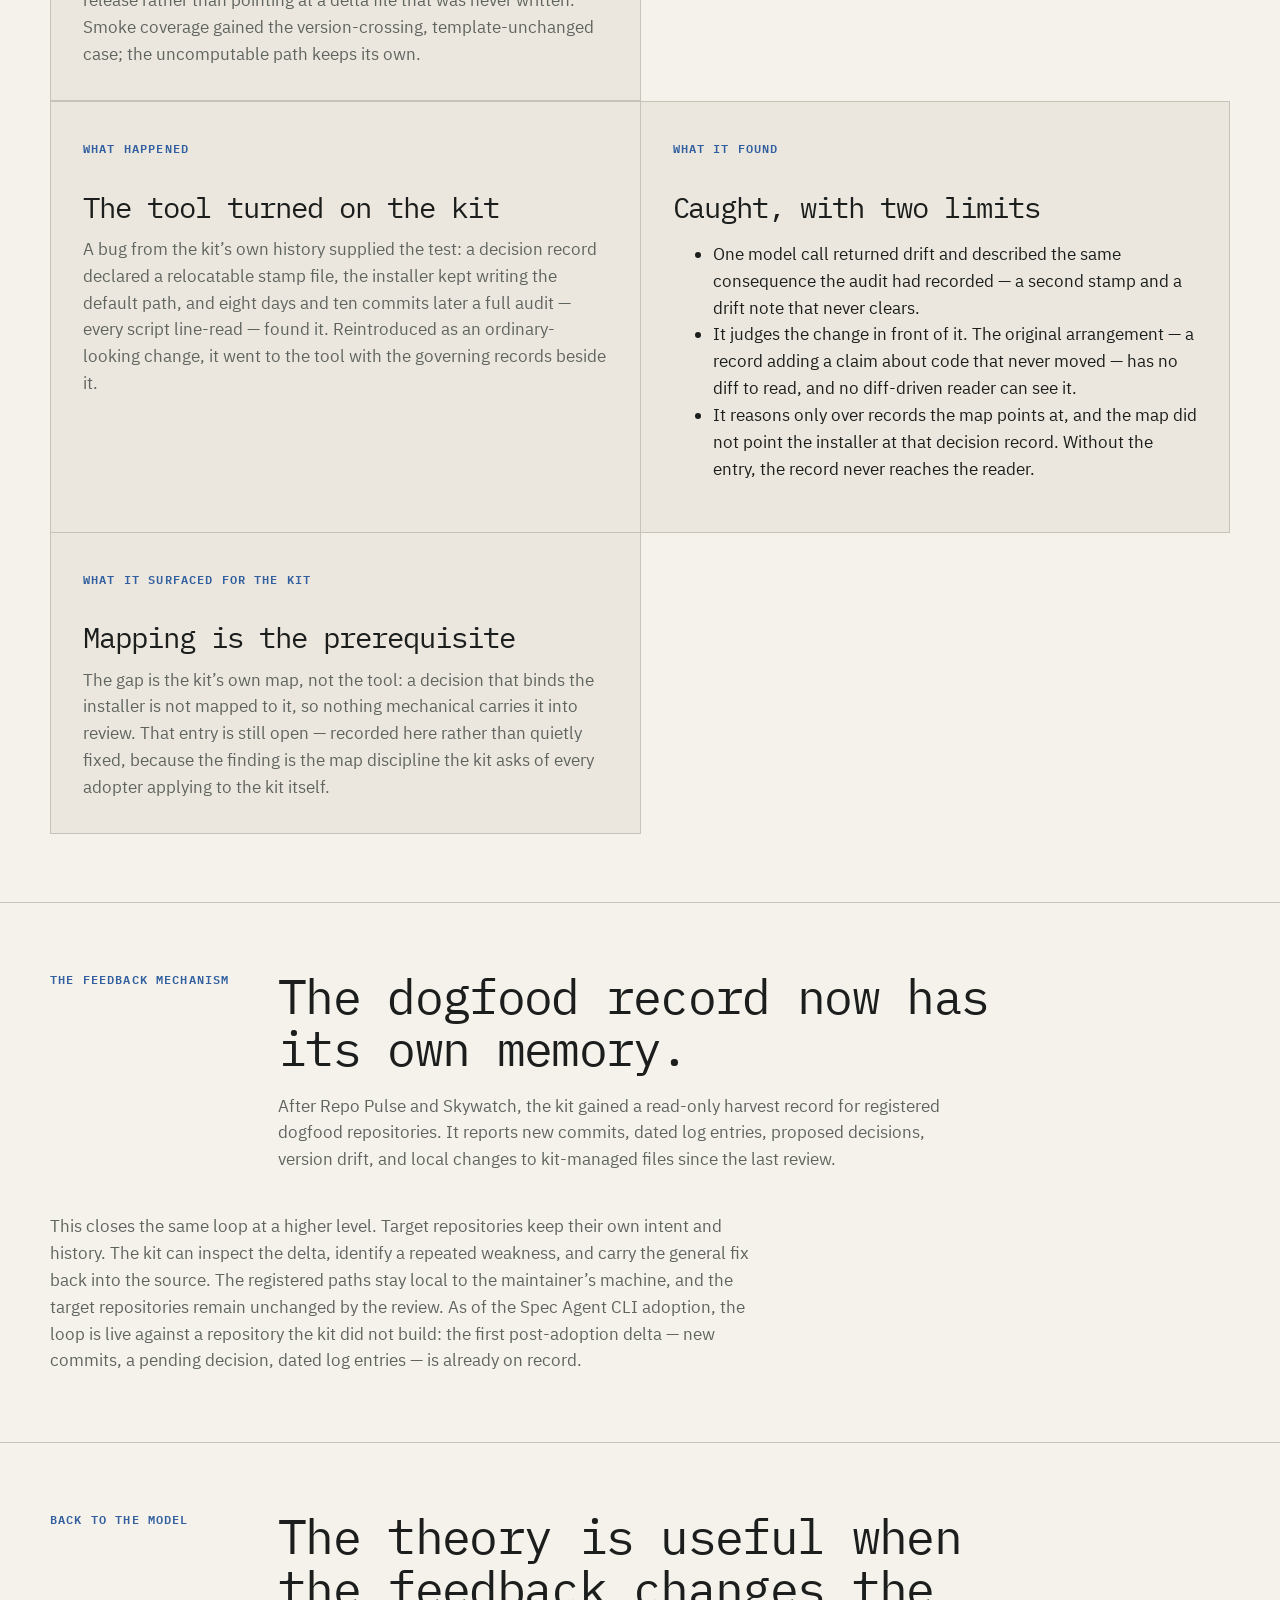
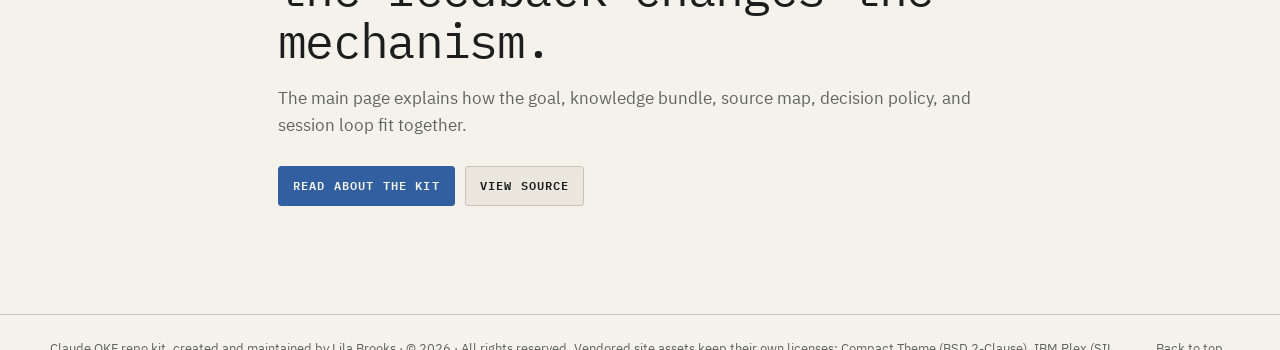
<file: site/projects/skywatch/index.html>
<!doctype html><html lang="en"><head><meta charset="utf-8"><meta name="viewport" content="width=device-width, initial-scale=1"><meta name="robots" content="noindex, follow"><title>Skywatch dogfood findings | Claude OKF repo kit</title><meta http-equiv="refresh" content="0; url=../../dogfood/#skywatch-title"><link rel="canonical" href="https://lilabrooks.github.io/claude-okf-repo-kit/dogfood/#skywatch-title"><link rel="stylesheet" href="../../compact-theme.css"></head><body><main class="compact-shell" style="padding-block:80px;"><p class="compact-eyebrow">Moved</p><h1 class="compact-title">Moved.</h1><p class="compact-lede" style="margin-top:20px;">Skywatch now appears in the kit’s dogfood record.</p><p class="compact-actions"><a class="compact-button compact-button-primary" href="../../dogfood/#skywatch-title">Read the findings</a></p></main></body></html>
</file>
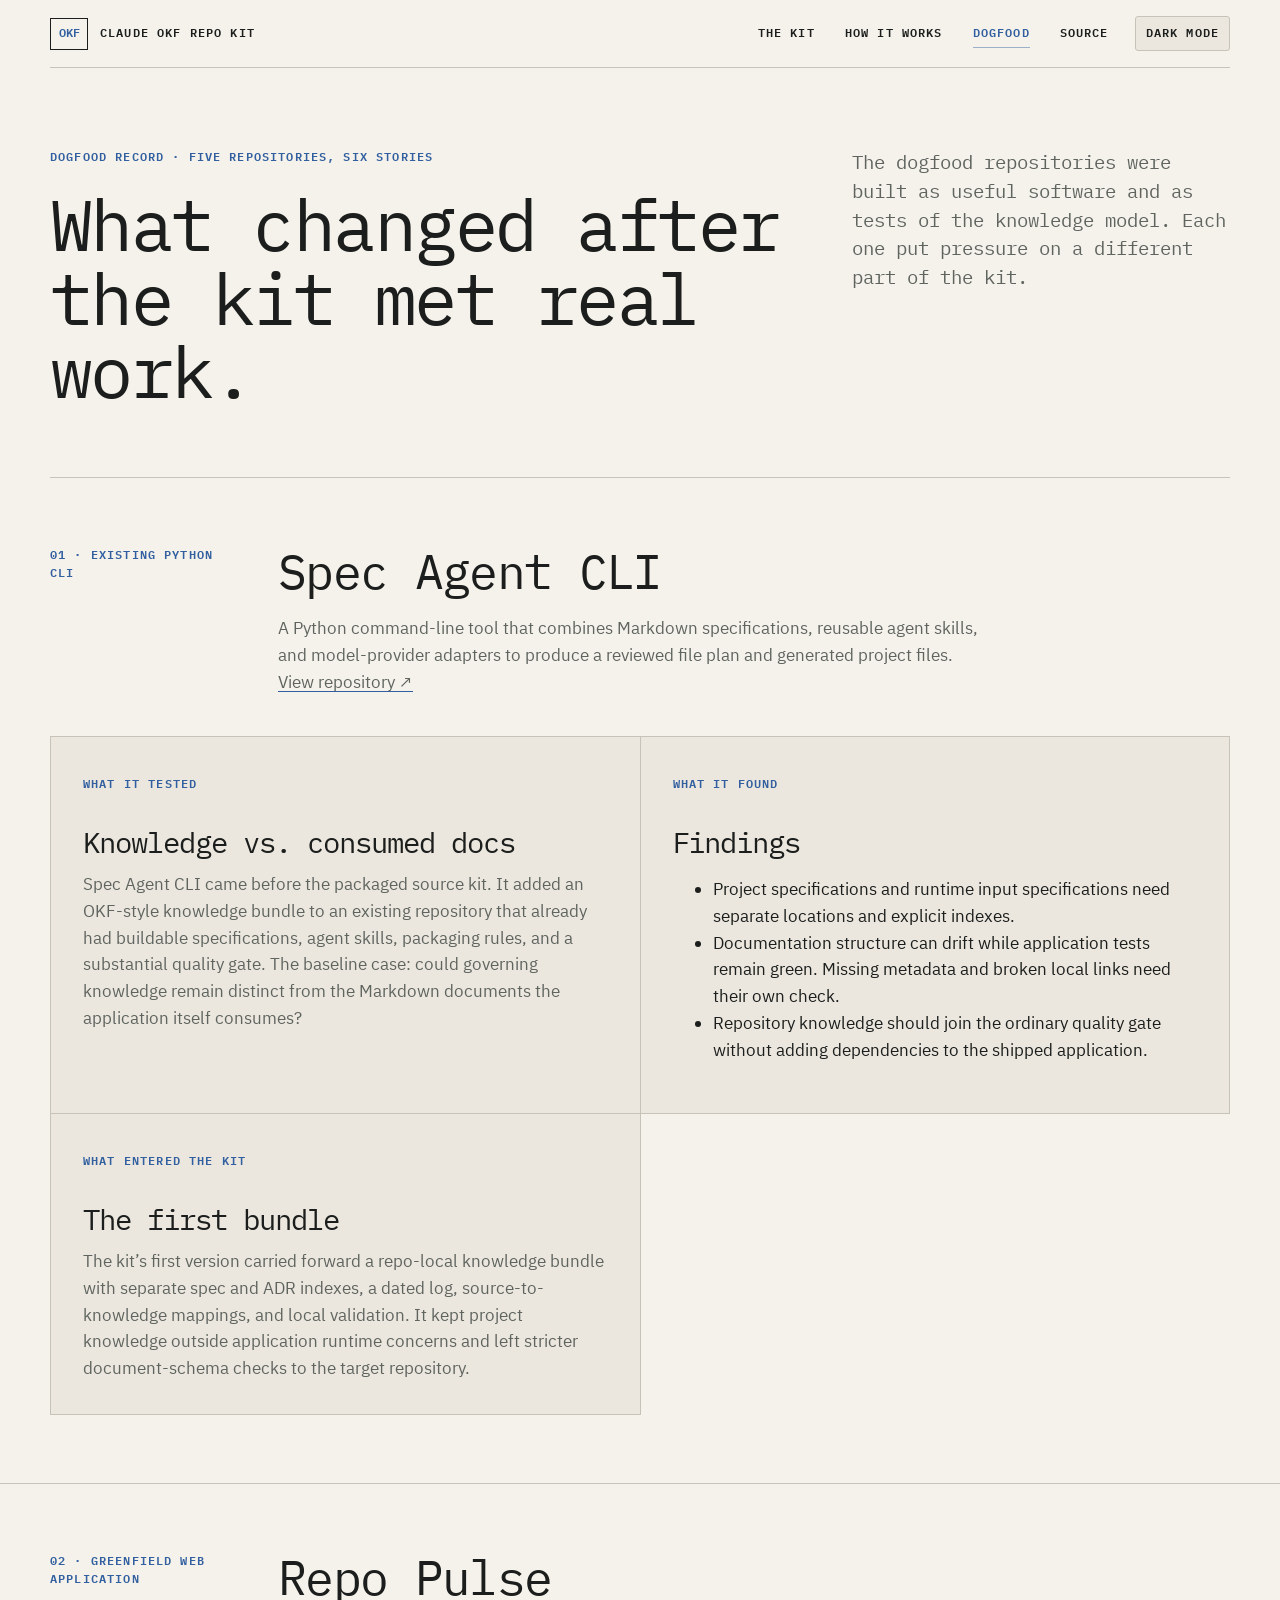
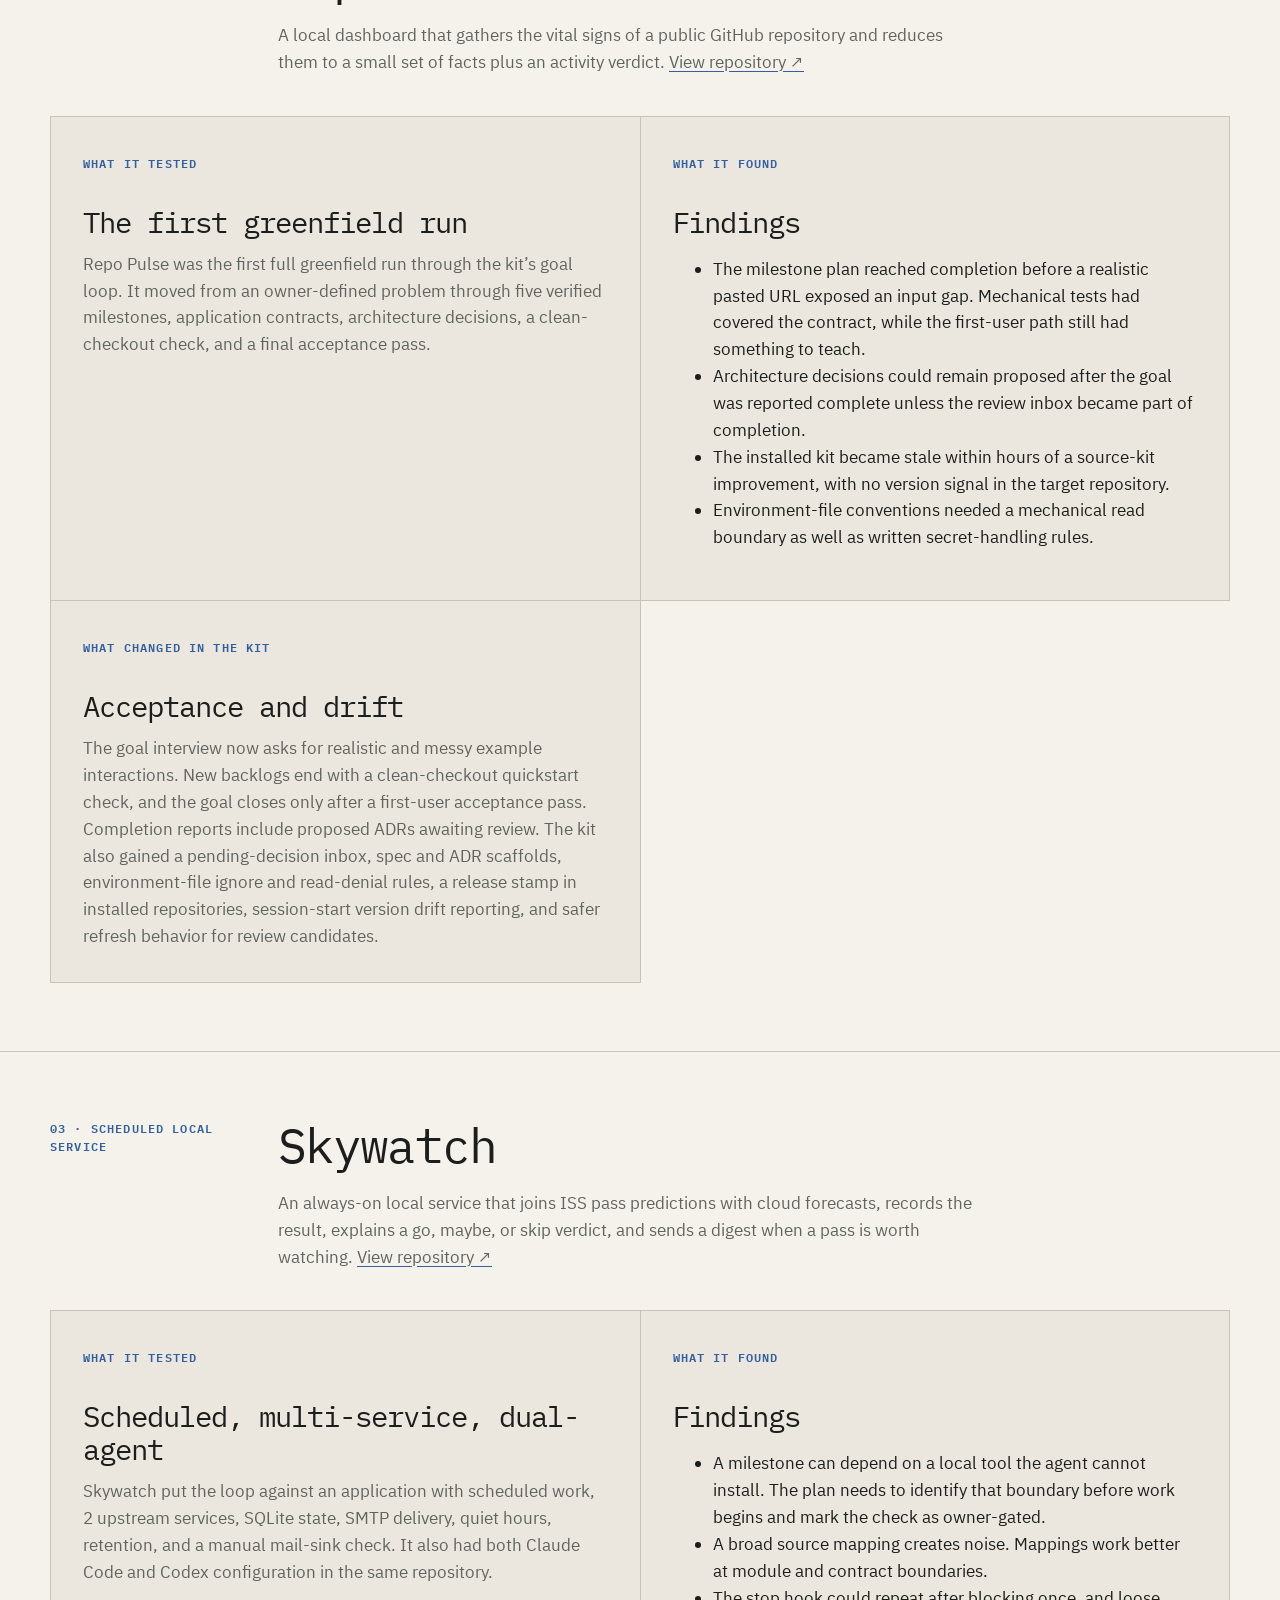
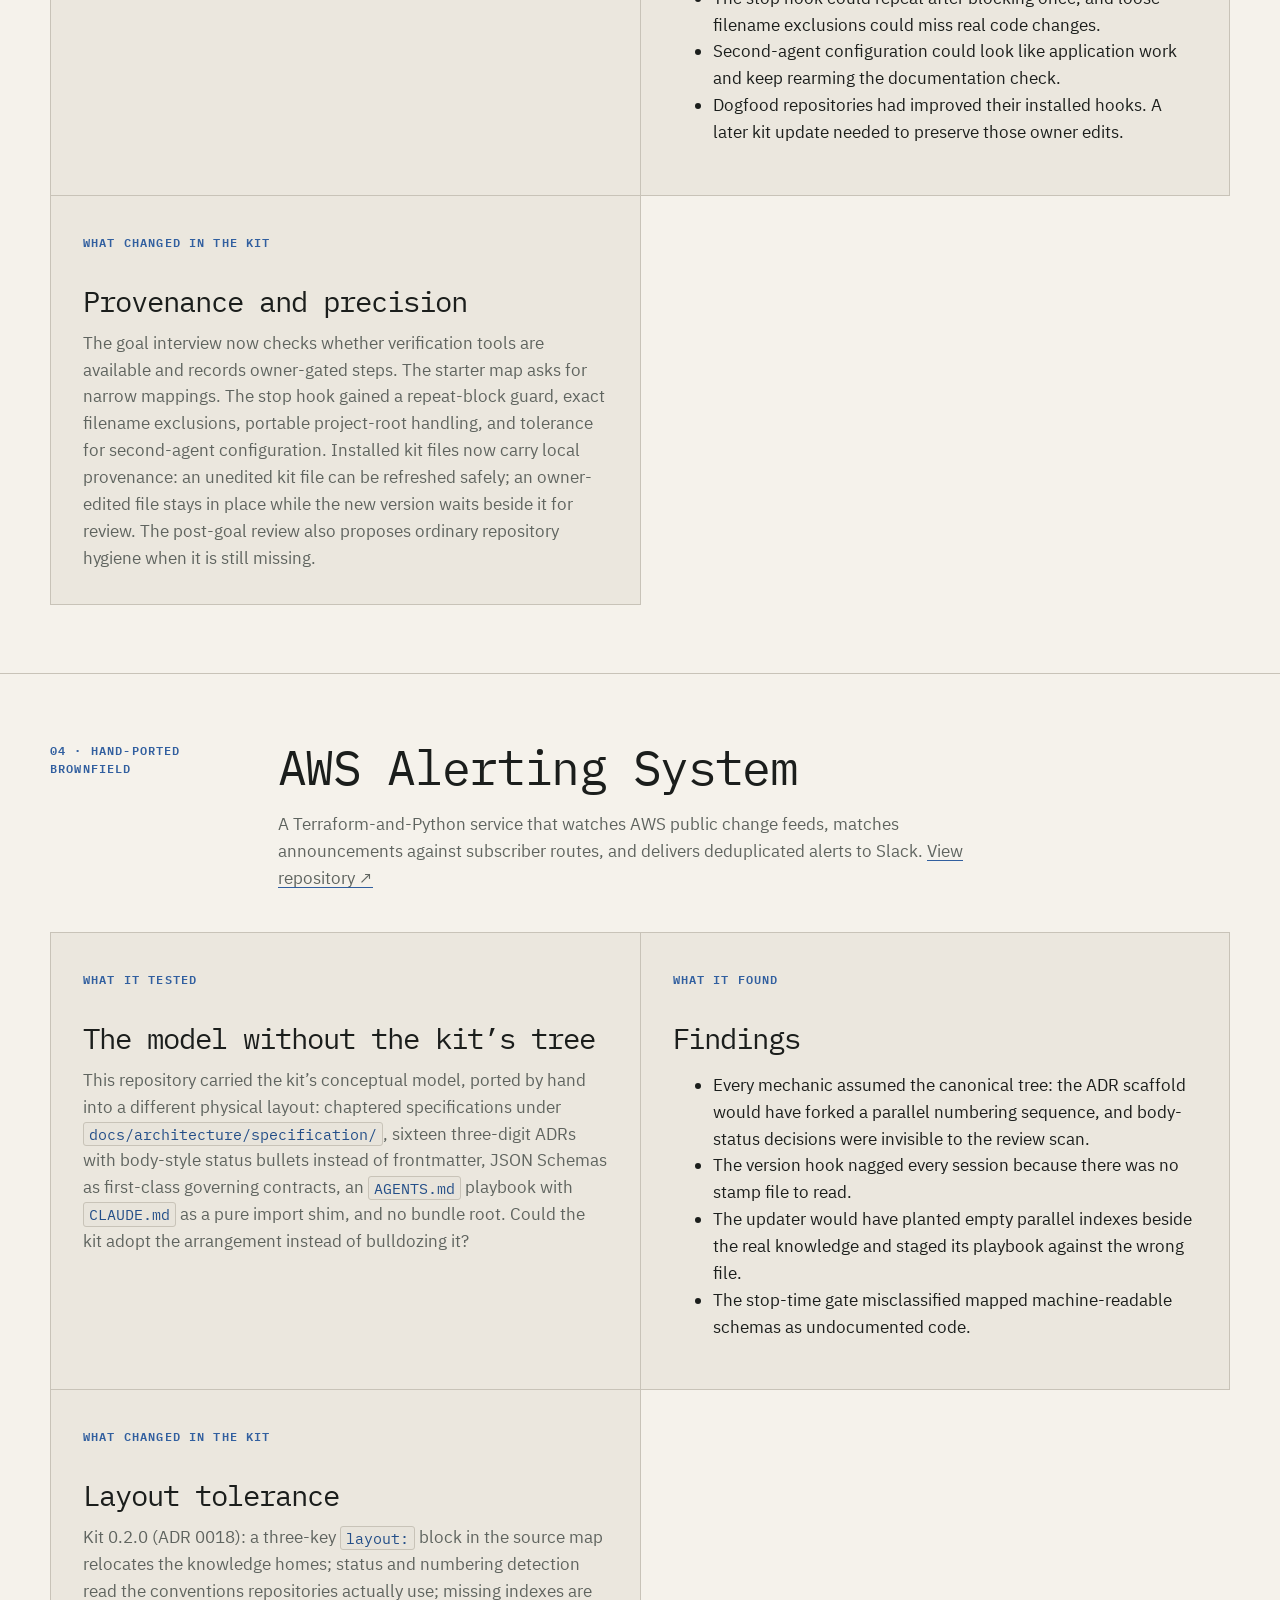
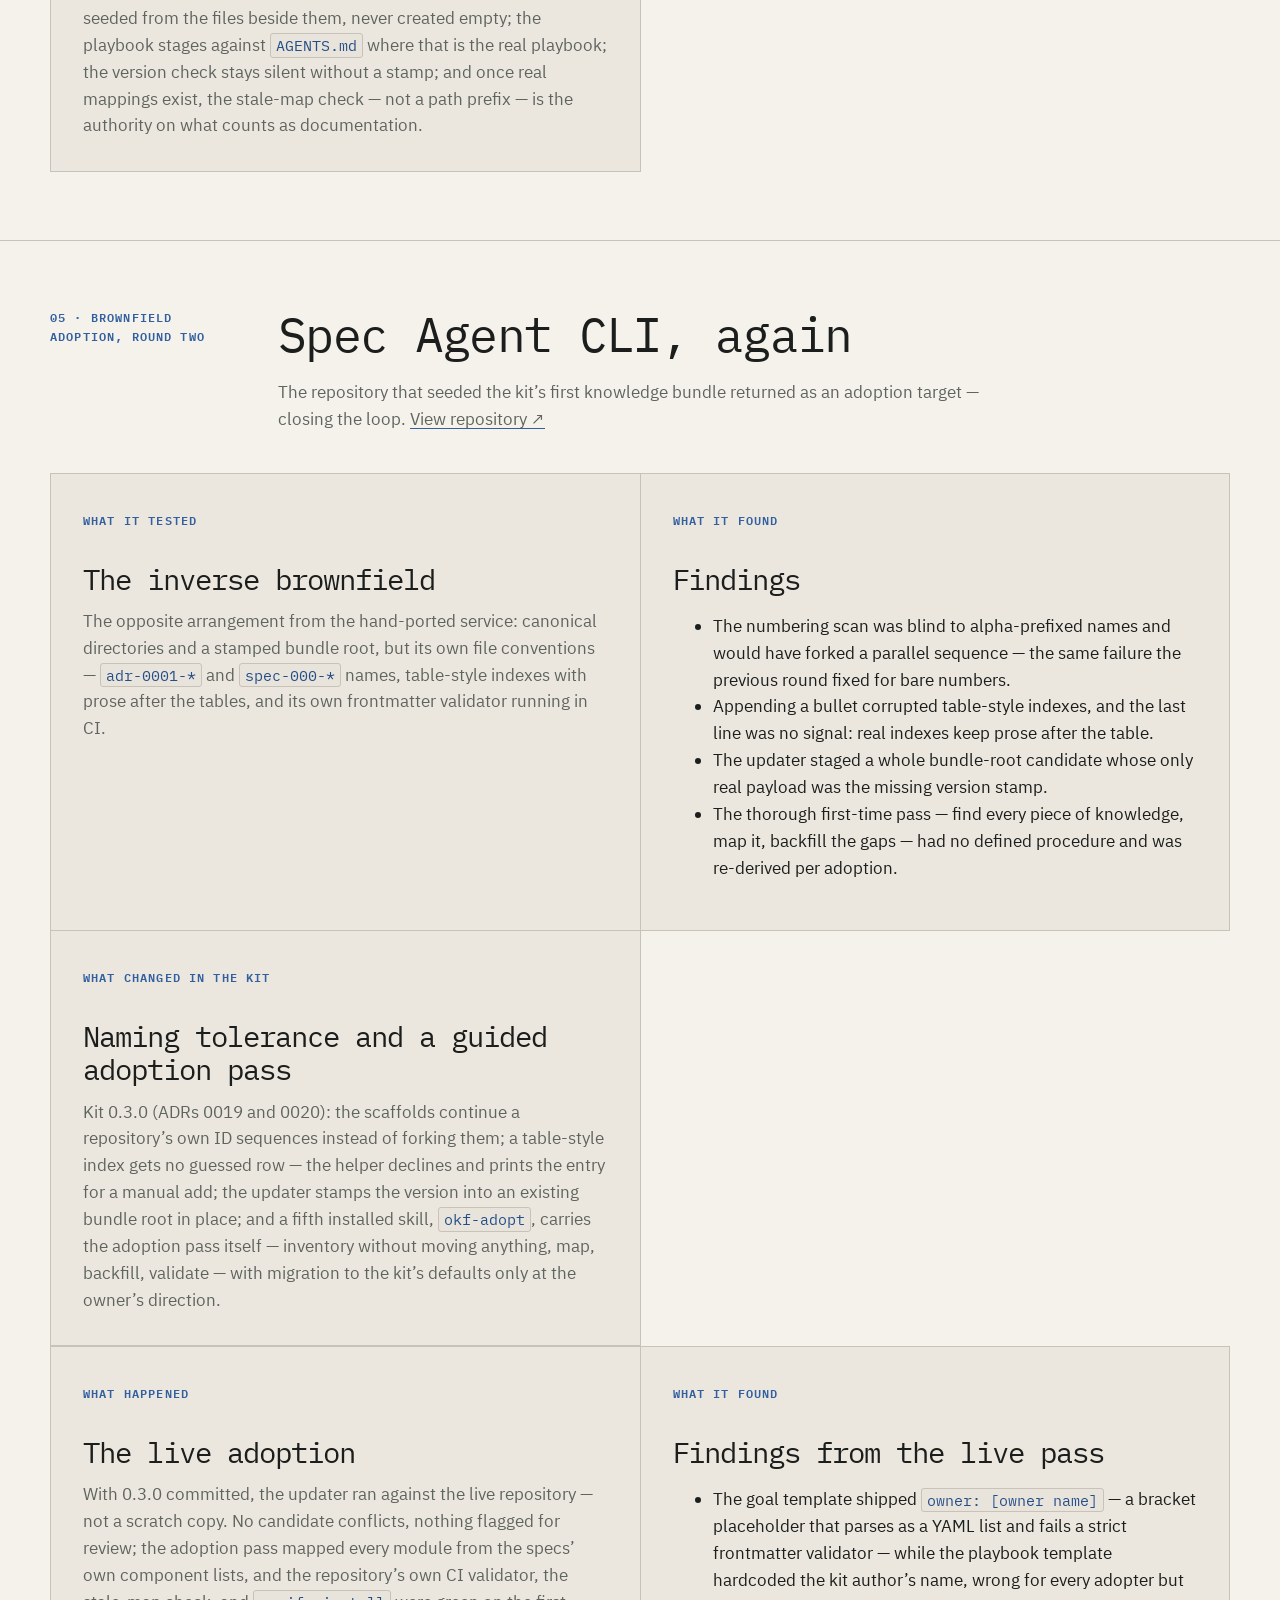
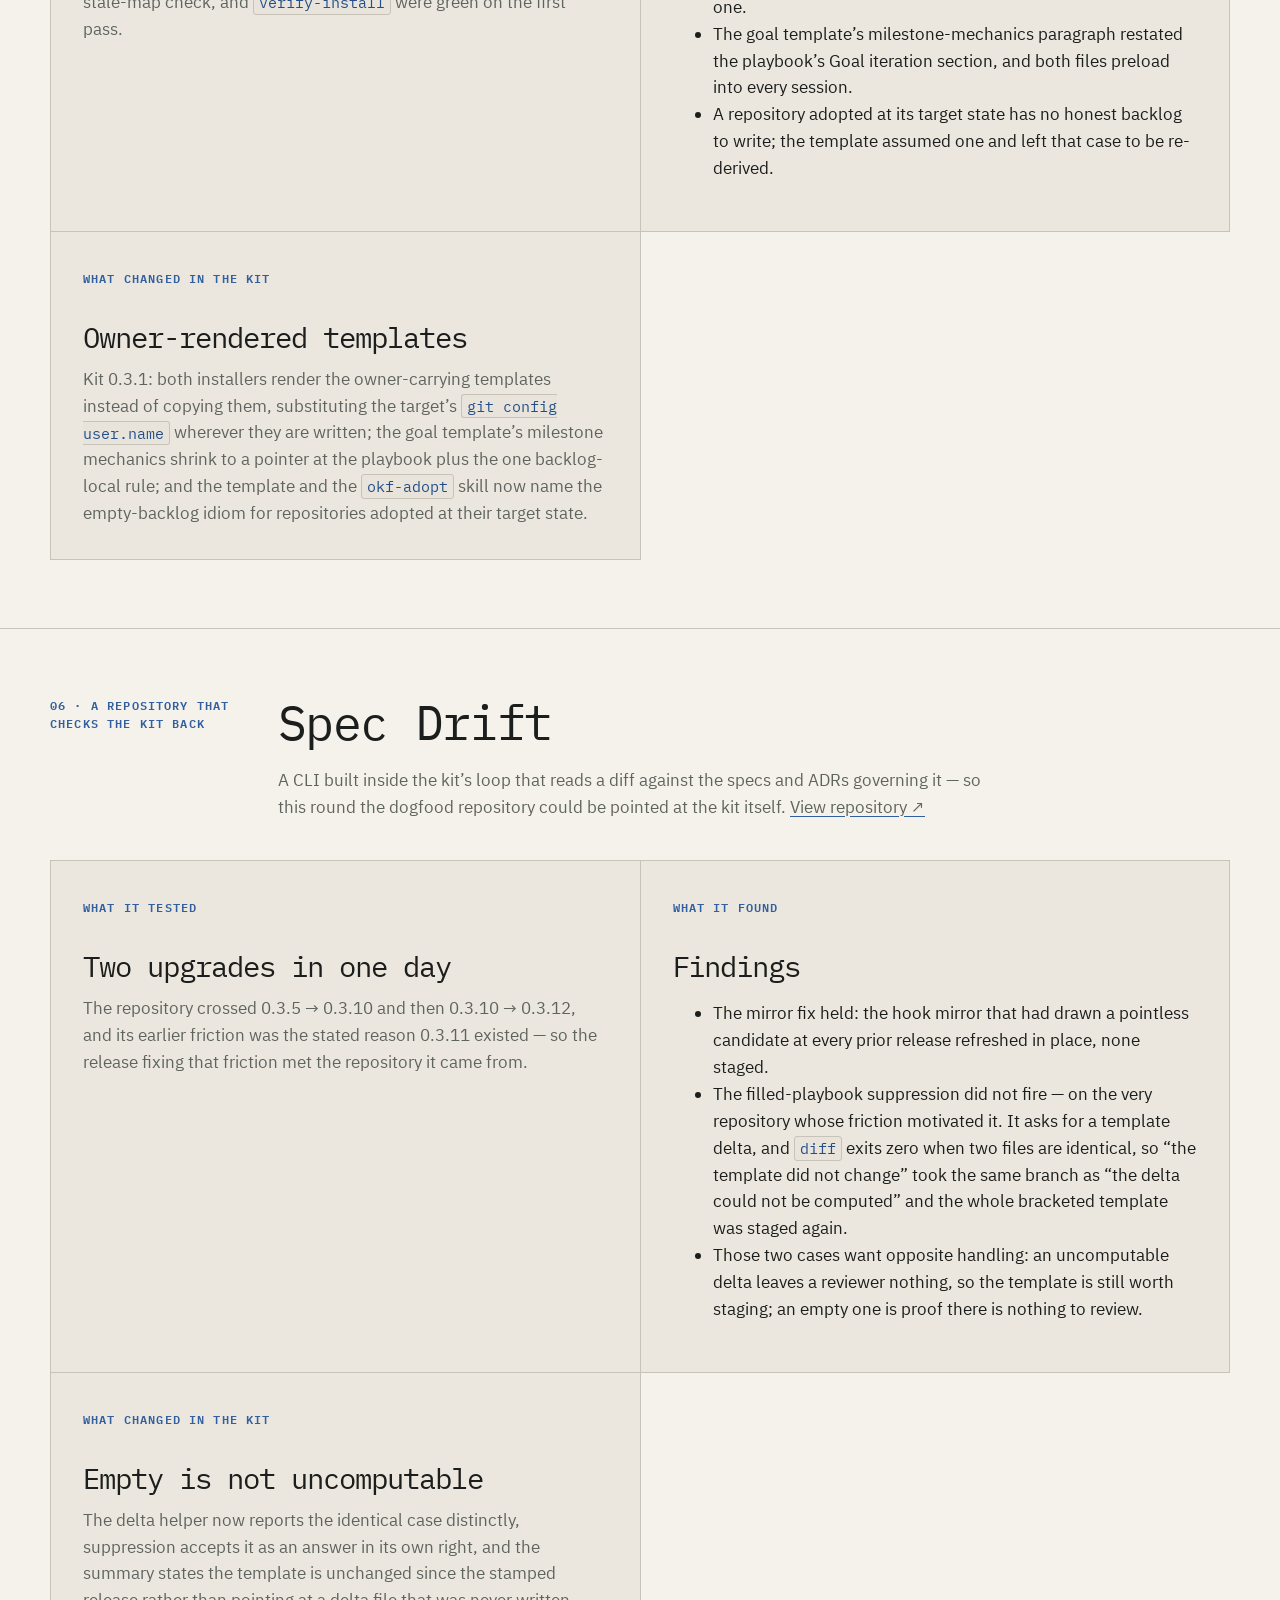
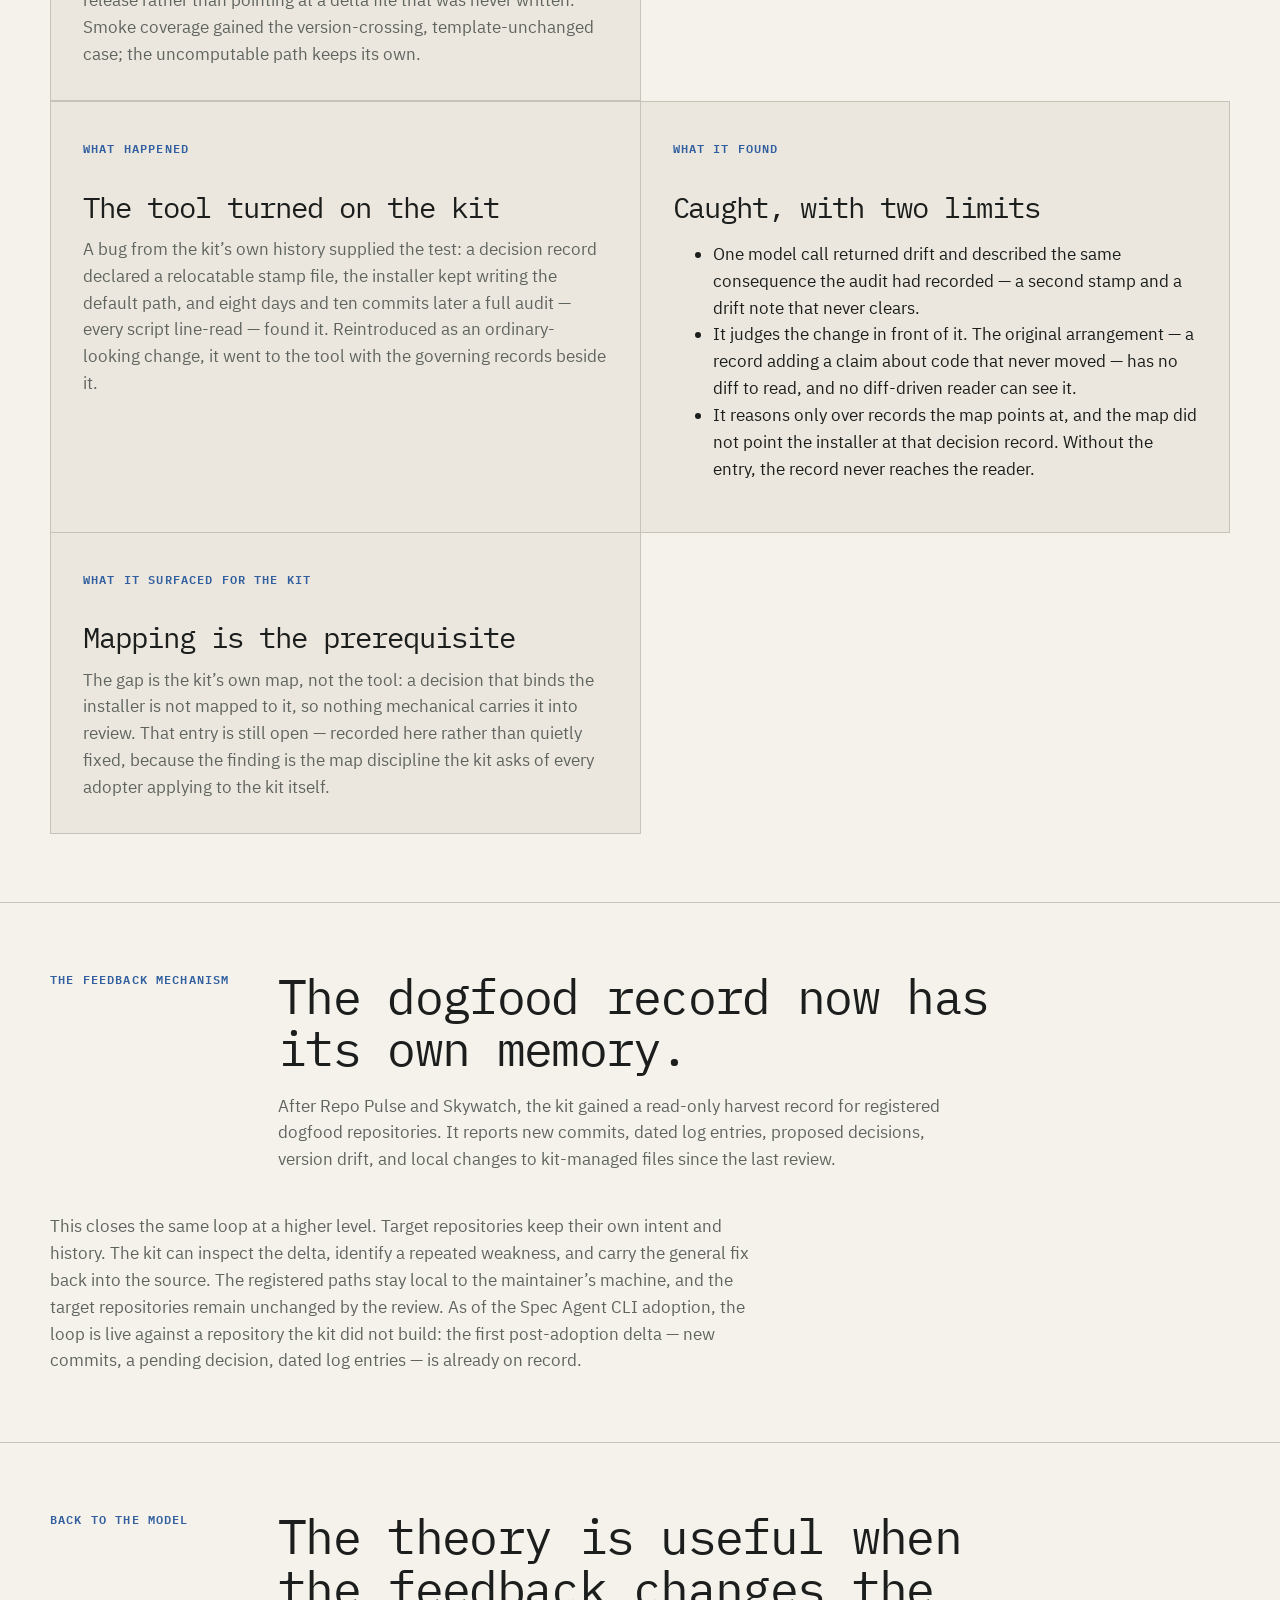
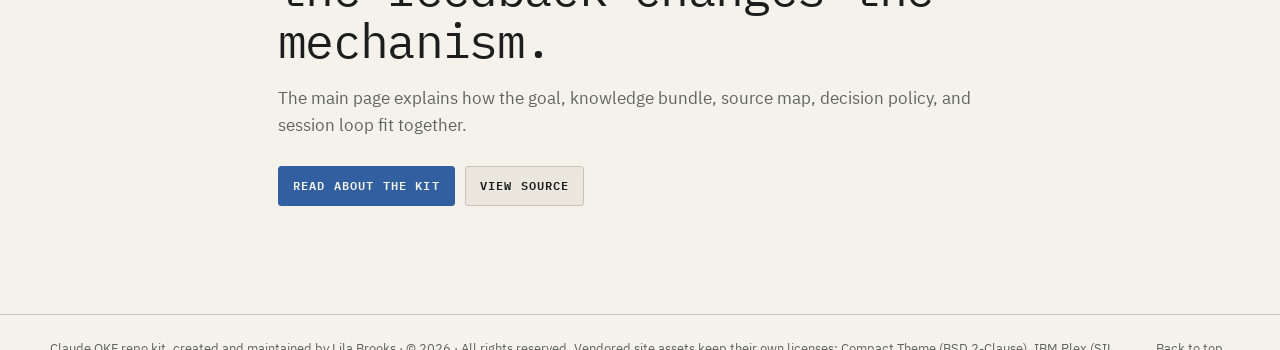
<file: site/projects/spec-agent-cli/index.html>
<!doctype html><html lang="en"><head><meta charset="utf-8"><meta name="viewport" content="width=device-width, initial-scale=1"><meta name="robots" content="noindex, follow"><title>Spec Agent CLI dogfood findings | Claude OKF repo kit</title><meta http-equiv="refresh" content="0; url=../../dogfood/#spec-agent-title"><link rel="canonical" href="https://lilabrooks.github.io/claude-okf-repo-kit/dogfood/#spec-agent-title"><link rel="stylesheet" href="../../compact-theme.css"></head><body><main class="compact-shell" style="padding-block:80px;"><p class="compact-eyebrow">Moved</p><h1 class="compact-title">Moved.</h1><p class="compact-lede" style="margin-top:20px;">Spec Agent CLI now appears in the kit’s dogfood record.</p><p class="compact-actions"><a class="compact-button compact-button-primary" href="../../dogfood/#spec-agent-title">Read the findings</a></p></main></body></html>
</file>
<file: site/compact-theme.css>
/*
 * Compact Theme — Copyright (c) 2026 Lila Brooks
 * SPDX-License-Identifier: BSD-2-Clause
 */

@font-face {
  font-family: "IBM Plex Sans";
  font-style: normal;
  font-weight: 400;
  font-display: swap;
  src: url("./fonts/IBMPlexSans-Regular.woff2") format("woff2");
}

@font-face {
  font-family: "IBM Plex Sans";
  font-style: normal;
  font-weight: 600;
  font-display: swap;
  src: url("./fonts/IBMPlexSans-SemiBold.woff2") format("woff2");
}

@font-face {
  font-family: "IBM Plex Mono";
  font-style: normal;
  font-weight: 400;
  font-display: swap;
  src: url("./fonts/IBMPlexMono-Regular.woff2") format("woff2");
}

@font-face {
  font-family: "IBM Plex Mono";
  font-style: normal;
  font-weight: 600;
  font-display: swap;
  src: url("./fonts/IBMPlexMono-SemiBold.woff2") format("woff2");
}

:root,
[data-theme="dark"] {
  color-scheme: dark;
  --compact-bg: #111312;
  --compact-panel: #181b1a;
  --compact-text: #e8e5dd;
  --compact-muted: #aaa79e;
  --compact-rule: #343735;
  --compact-accent: #82afff;
  --compact-accent-soft: #182942;
  --compact-inline-bg: #181b1a;
  --compact-inline-code: #bcd2ff;
  --compact-code-bg: #0c0e0d;
  --compact-code-bar: #202421;
  --compact-code-border: #3c4340;
  --compact-code-text: #d9e1dc;
  --compact-code-muted: #8c9690;
  --compact-sans: "IBM Plex Sans", "Helvetica Neue", Arial, sans-serif;
  --compact-mono: "IBM Plex Mono", "SFMono-Regular", Consolas, monospace;
  --compact-content-width: clamp(1180px, 70vw, 1360px);
}

@media (prefers-color-scheme: light) {
  :root:not([data-theme]) {
    color-scheme: light;
    --compact-bg: #f5f2eb;
    --compact-panel: #ebe7de;
    --compact-text: #1b1e1c;
    --compact-muted: #5f645f;
    --compact-rule: #c8c3b8;
    --compact-accent: #315f9f;
    --compact-accent-soft: #dce6f4;
    --compact-inline-bg: #e8e4db;
    --compact-inline-code: #234e88;
  }
}

[data-theme="light"] {
  color-scheme: light;
  --compact-bg: #f5f2eb;
  --compact-panel: #ebe7de;
  --compact-text: #1b1e1c;
  --compact-muted: #5f645f;
  --compact-rule: #c8c3b8;
  --compact-accent: #315f9f;
  --compact-accent-soft: #dce6f4;
  --compact-inline-bg: #e8e4db;
  --compact-inline-code: #234e88;
}

*,
*::before,
*::after {
  box-sizing: border-box;
}

html {
  scroll-behavior: smooth;
}

body {
  margin: 0;
  background: var(--compact-bg);
  color: var(--compact-text);
  font-family: var(--compact-sans);
  font-size: 17px;
  line-height: 1.58;
  text-rendering: optimizeLegibility;
  transition: background-color 160ms ease, color 160ms ease;
}

a {
  color: inherit;
  text-decoration-color: var(--compact-accent);
  text-underline-offset: 0.2em;
  transition: color 160ms ease, text-decoration-color 160ms ease, text-underline-offset 160ms ease;
}

a:hover,
a:focus-visible {
  color: var(--compact-accent);
  text-decoration-color: currentColor;
  text-underline-offset: 0.32em;
}

img,
svg,
video {
  display: block;
  max-width: 100%;
}

button,
input,
textarea,
select {
  font: inherit;
}

::selection {
  background: var(--compact-accent);
  color: var(--compact-bg);
}

:focus-visible {
  outline: 2px solid var(--compact-accent);
  outline-offset: 4px;
}

.compact-shell {
  width: min(calc(100% - 48px), var(--compact-content-width));
  margin-inline: auto;
}

.compact-header {
  min-height: 68px;
  display: flex;
  align-items: center;
  justify-content: space-between;
  gap: 24px;
  border-bottom: 1px solid var(--compact-rule);
}

.compact-brand,
.compact-nav,
.compact-eyebrow,
.compact-tag,
.compact-button,
.compact-theme-toggle,
.compact-code-label,
.compact-copy-button {
  font-family: var(--compact-mono);
  font-size: 0.72rem;
  font-weight: 600;
  letter-spacing: 0.1em;
  text-transform: uppercase;
}

.compact-brand {
  display: inline-flex;
  align-items: center;
  gap: 12px;
  text-decoration: none;
}

.compact-brand-mark {
  min-width: 38px;
  height: 32px;
  display: grid;
  place-items: center;
  border: 1px solid var(--compact-text);
  color: var(--compact-accent);
  letter-spacing: 0;
  transition: background-color 160ms ease, border-color 160ms ease, transform 160ms ease;
}

.compact-brand:hover .compact-brand-mark,
.compact-brand:focus-visible .compact-brand-mark {
  border-color: var(--compact-accent);
  background: var(--compact-accent-soft);
  transform: translateY(-1px);
}

.compact-header-actions,
.compact-nav {
  display: flex;
  align-items: center;
}

.compact-header-actions {
  gap: 26px;
}

.compact-nav {
  gap: clamp(16px, 2.5vw, 30px);
}

.compact-nav a {
  position: relative;
  padding-block: 6px;
  text-decoration: none;
}

.compact-nav a::after {
  position: absolute;
  right: 0;
  bottom: 1px;
  left: 0;
  height: 1px;
  background: var(--compact-accent);
  content: "";
  opacity: 0.8;
  transform: scaleX(0);
  transform-origin: right;
  transition: transform 180ms ease;
}

.compact-nav a:hover,
.compact-nav a:focus-visible,
.compact-nav a[aria-current="page"] {
  color: var(--compact-accent);
}

.compact-nav a:hover::after,
.compact-nav a:focus-visible::after,
.compact-nav a[aria-current="page"]::after {
  transform: scaleX(1);
  transform-origin: left;
}

.compact-nav a[aria-current="page"]::after {
  opacity: 0.45;
}

.compact-theme-toggle,
.compact-copy-button,
.compact-button {
  border: 1px solid var(--compact-rule);
  border-radius: 3px;
  background: var(--compact-panel);
  color: var(--compact-text);
  cursor: pointer;
  text-decoration: none;
}

.compact-theme-toggle {
  min-width: 92px;
  padding: 7px 10px;
}

.compact-theme-toggle:hover,
.compact-theme-toggle:focus-visible,
.compact-button:hover,
.compact-button:focus-visible {
  border-color: var(--compact-accent);
  color: var(--compact-accent);
}

.compact-hero {
  display: grid;
  grid-template-columns: minmax(0, 1.45fr) minmax(280px, 0.75fr);
  gap: clamp(40px, 6vw, 72px);
  padding-block: clamp(56px, 7vw, 80px) clamp(48px, 6vw, 68px);
  border-bottom: 1px solid var(--compact-rule);
}

.compact-hero > *,
.compact-section-head > * {
  min-width: 0;
}

.compact-eyebrow {
  margin: 0 0 22px;
  color: var(--compact-accent);
}

.compact-title,
.compact-section-title,
.compact-card-title {
  margin: 0;
  font-family: var(--compact-mono);
  font-weight: 400;
  letter-spacing: -0.035em;
}

.compact-title {
  max-width: 820px;
  font-size: clamp(2.75rem, 6vw, 4.5rem);
  line-height: 1.02;
}

.compact-title em {
  color: var(--compact-accent);
  font-style: normal;
}

.compact-lede {
  align-self: end;
  max-width: 38rem;
  margin: 0;
  color: var(--compact-muted);
  font-family: var(--compact-mono);
  font-size: clamp(1rem, 1.5vw, 1.2rem);
  line-height: 1.5;
}

.compact-section {
  padding-block: clamp(48px, 6vw, 68px);
  border-bottom: 1px solid var(--compact-rule);
}

.compact-section-head {
  display: grid;
  grid-template-columns: minmax(140px, 180px) minmax(0, 1fr);
  gap: clamp(28px, 4vw, 48px);
  margin-bottom: clamp(28px, 4vw, 40px);
}

.compact-section-title {
  max-width: 780px;
  font-size: clamp(2rem, 4vw, 3rem);
  line-height: 1.08;
}

.compact-section-copy {
  max-width: 44rem;
  margin: 18px 0 0;
  color: var(--compact-muted);
}

.compact-grid {
  display: grid;
  grid-template-columns: repeat(2, minmax(0, 1fr));
  border-top: 1px solid var(--compact-rule);
  border-left: 1px solid var(--compact-rule);
}

.compact-card {
  min-width: 0;
  min-height: 190px;
  padding: clamp(24px, 3vw, 32px);
  border-right: 1px solid var(--compact-rule);
  border-bottom: 1px solid var(--compact-rule);
  background: var(--compact-panel);
}

.compact-tag {
  color: var(--compact-accent);
}

.compact-card-title {
  margin-block: 30px 12px;
  font-size: clamp(1.4rem, 2.6vw, 1.8rem);
  line-height: 1.15;
}

.compact-card p {
  max-width: 36rem;
  margin: 0;
  color: var(--compact-muted);
}

.compact-actions {
  display: flex;
  flex-wrap: wrap;
  gap: 10px;
  margin-top: 28px;
}

.compact-button {
  display: inline-flex;
  align-items: center;
  justify-content: center;
  min-height: 40px;
  padding: 9px 14px;
}

.compact-button-primary {
  border-color: var(--compact-accent);
  background: var(--compact-accent);
  color: var(--compact-bg);
}

.compact-button-primary:hover,
.compact-button-primary:focus-visible {
  background: transparent;
  color: var(--compact-accent);
}

p code,
li code,
td code {
  padding: 0.12em 0.34em;
  border: 1px solid var(--compact-rule);
  border-radius: 3px;
  background: var(--compact-inline-bg);
  color: var(--compact-inline-code);
  font-family: var(--compact-mono);
  font-size: 0.88em;
  overflow-wrap: anywhere;
}

pre {
  max-width: 100%;
  margin: 0;
  overflow: auto;
  padding: 16px 18px;
  border: 1px solid var(--compact-code-border);
  border-radius: 4px;
  background: var(--compact-code-bg);
  color: var(--compact-code-text);
  font: 0.875rem/1.55 var(--compact-mono);
  tab-size: 2;
}

pre code {
  font: inherit;
  white-space: pre;
}

.compact-code-frame {
  max-width: 100%;
  overflow: hidden;
  border: 1px solid var(--compact-code-border);
  border-radius: 4px;
  background: var(--compact-code-bg);
}

.compact-code-frame pre {
  max-height: 28rem;
  border: 0;
  border-radius: 0;
}

.compact-code-toolbar {
  min-height: 40px;
  display: flex;
  align-items: center;
  justify-content: space-between;
  gap: 16px;
  padding-inline: 12px;
  border-bottom: 1px solid var(--compact-code-border);
  background: var(--compact-code-bar);
}

.compact-code-label {
  color: var(--compact-code-muted);
}

.compact-copy-button {
  padding: 6px 10px;
  border-color: #59615c;
  background: transparent;
  color: var(--compact-code-text);
}

.compact-copy-button:hover,
.compact-copy-button:focus-visible {
  border-color: #82afff;
  color: #82afff;
}

.token.comment,
.token.prolog,
.token.doctype,
.token.cdata {
  color: #8c9690;
}

.token.punctuation {
  color: #c9d0cc;
}

.token.property,
.token.tag,
.token.constant,
.token.symbol,
.token.deleted {
  color: #f0a7a7;
}

.token.boolean,
.token.number,
.token.function {
  color: #d4b5ff;
}

.token.selector,
.token.attr-name,
.token.string,
.token.char,
.token.builtin,
.token.inserted {
  color: #a8d9a8;
}

.token.operator,
.token.entity,
.token.url,
.token.variable,
.token.keyword {
  color: #82afff;
}

.compact-footer {
  min-height: 88px;
  display: flex;
  align-items: center;
  justify-content: space-between;
  gap: 24px;
  color: var(--compact-muted);
  font-size: 0.8rem;
}

.compact-sr-only {
  position: absolute;
  width: 1px;
  height: 1px;
  padding: 0;
  margin: -1px;
  overflow: hidden;
  clip: rect(0, 0, 0, 0);
  white-space: nowrap;
  border: 0;
}

.compact-skip-link {
  position: fixed;
  top: 12px;
  left: 12px;
  z-index: 20;
  padding: 8px 12px;
  border: 1px solid var(--compact-accent);
  border-radius: 3px;
  background: var(--compact-bg);
  color: var(--compact-text);
  font-family: var(--compact-mono);
  font-size: 0.75rem;
  transform: translateY(-180%);
}

.compact-skip-link:focus {
  transform: translateY(0);
}

@media (max-width: 760px) {
  .compact-shell {
    width: min(calc(100% - 32px), var(--compact-content-width));
  }

  .compact-header {
    min-height: 0;
    align-items: stretch;
    flex-direction: column;
    gap: 14px;
    padding-block: 16px;
  }

  .compact-header-actions {
    width: 100%;
    align-items: stretch;
    flex-direction: column-reverse;
    gap: 10px;
  }

  .compact-nav {
    display: grid;
    grid-template-columns: repeat(auto-fit, minmax(64px, 1fr));
    width: 100%;
    gap: 4px;
    font-size: 0.58rem;
  }

  .compact-nav a {
    padding: 6px 2px;
    text-align: center;
    white-space: nowrap;
  }

  .compact-theme-toggle {
    min-width: 76px;
    align-self: flex-end;
    font-size: 0.62rem;
  }

  .compact-hero,
  .compact-section-head {
    grid-template-columns: 1fr;
  }

  .compact-hero {
    gap: 32px;
    padding-block: 44px 42px;
  }

  .compact-title {
    font-size: clamp(2.25rem, 11vw, 2.875rem);
  }

  .compact-section {
    padding-block: 42px;
  }

  .compact-section-head {
    gap: 8px;
  }

  .compact-section-title {
    font-size: clamp(1.875rem, 10vw, 2.5rem);
  }

  .compact-grid {
    grid-template-columns: 1fr;
  }

  .compact-card-title {
    font-size: 1.5rem;
  }

  .compact-footer {
    align-items: flex-start;
    flex-direction: column;
    justify-content: center;
    padding-block: 24px;
  }
}

@media (prefers-reduced-motion: reduce) {
  html {
    scroll-behavior: auto;
  }

  body {
    transition: none;
  }

  a,
  .compact-brand-mark,
  .compact-nav a::after {
    transition: none;
  }
}
</file>
